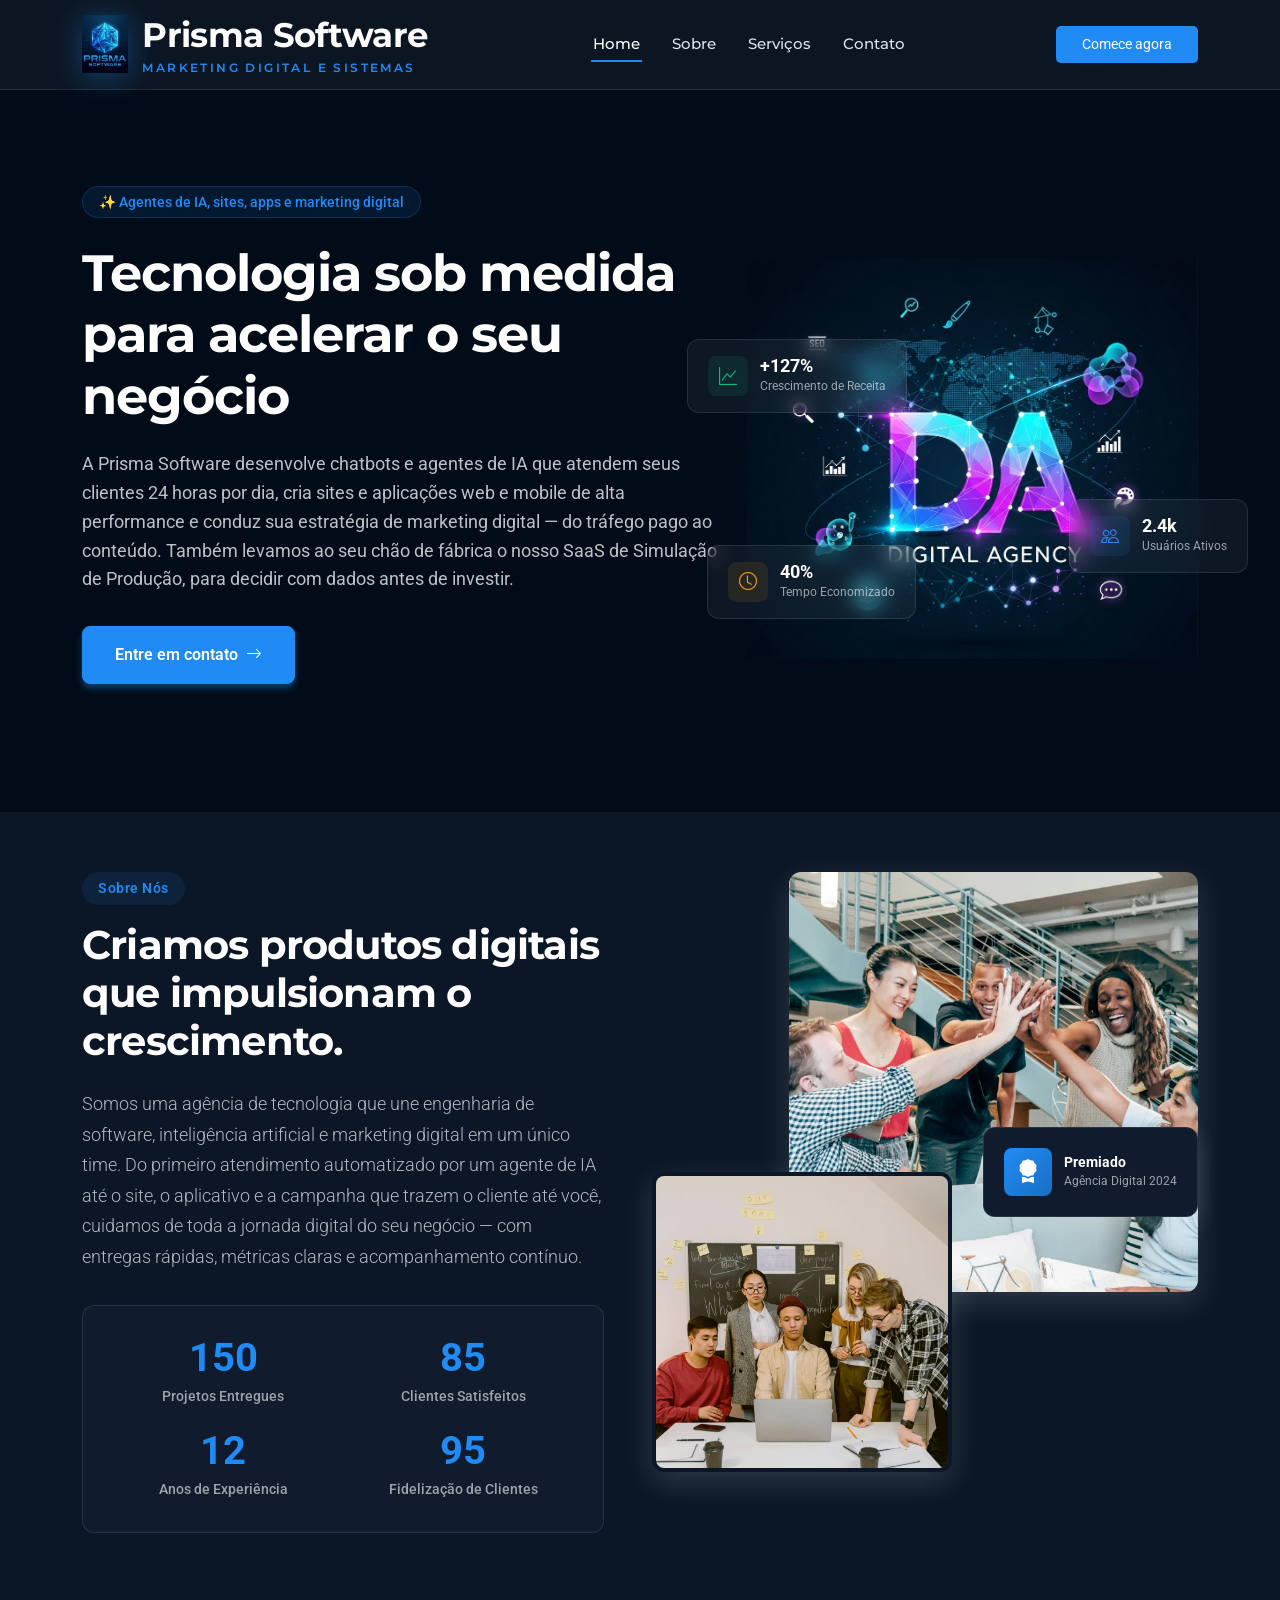
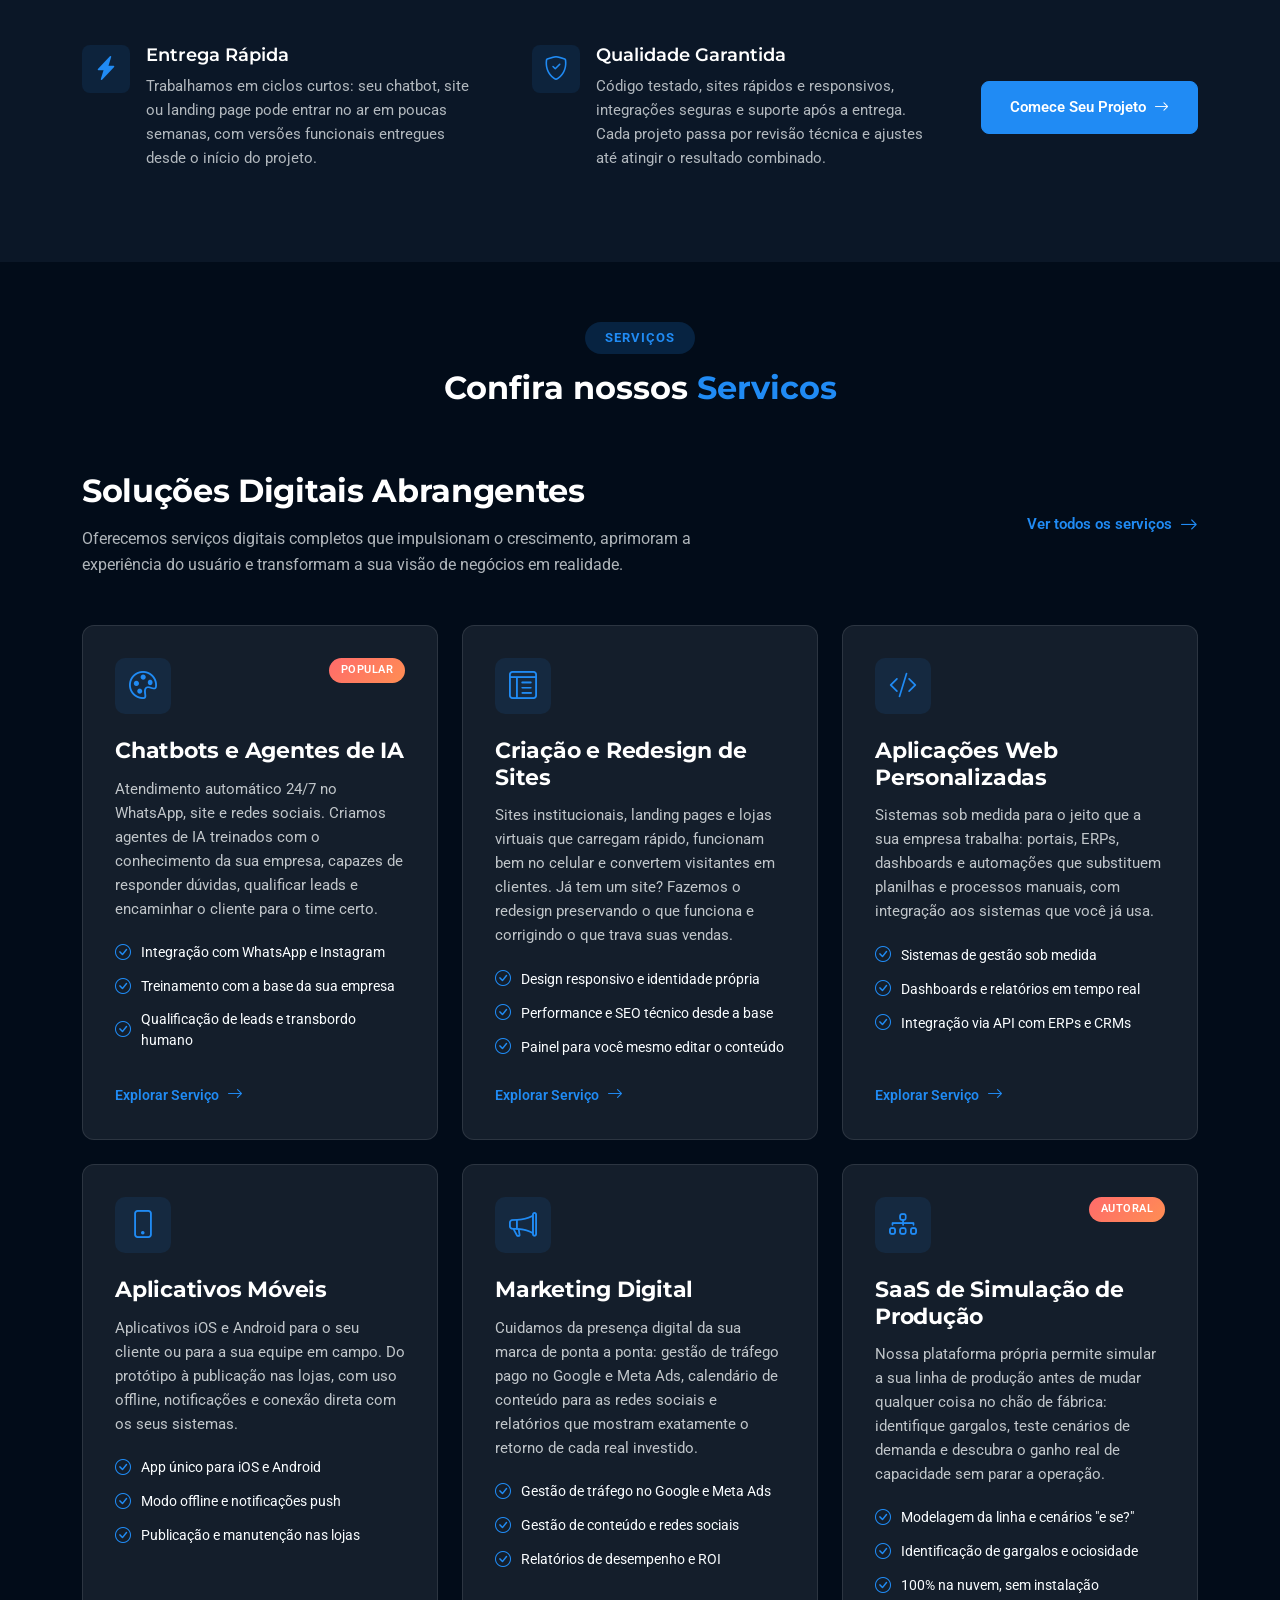
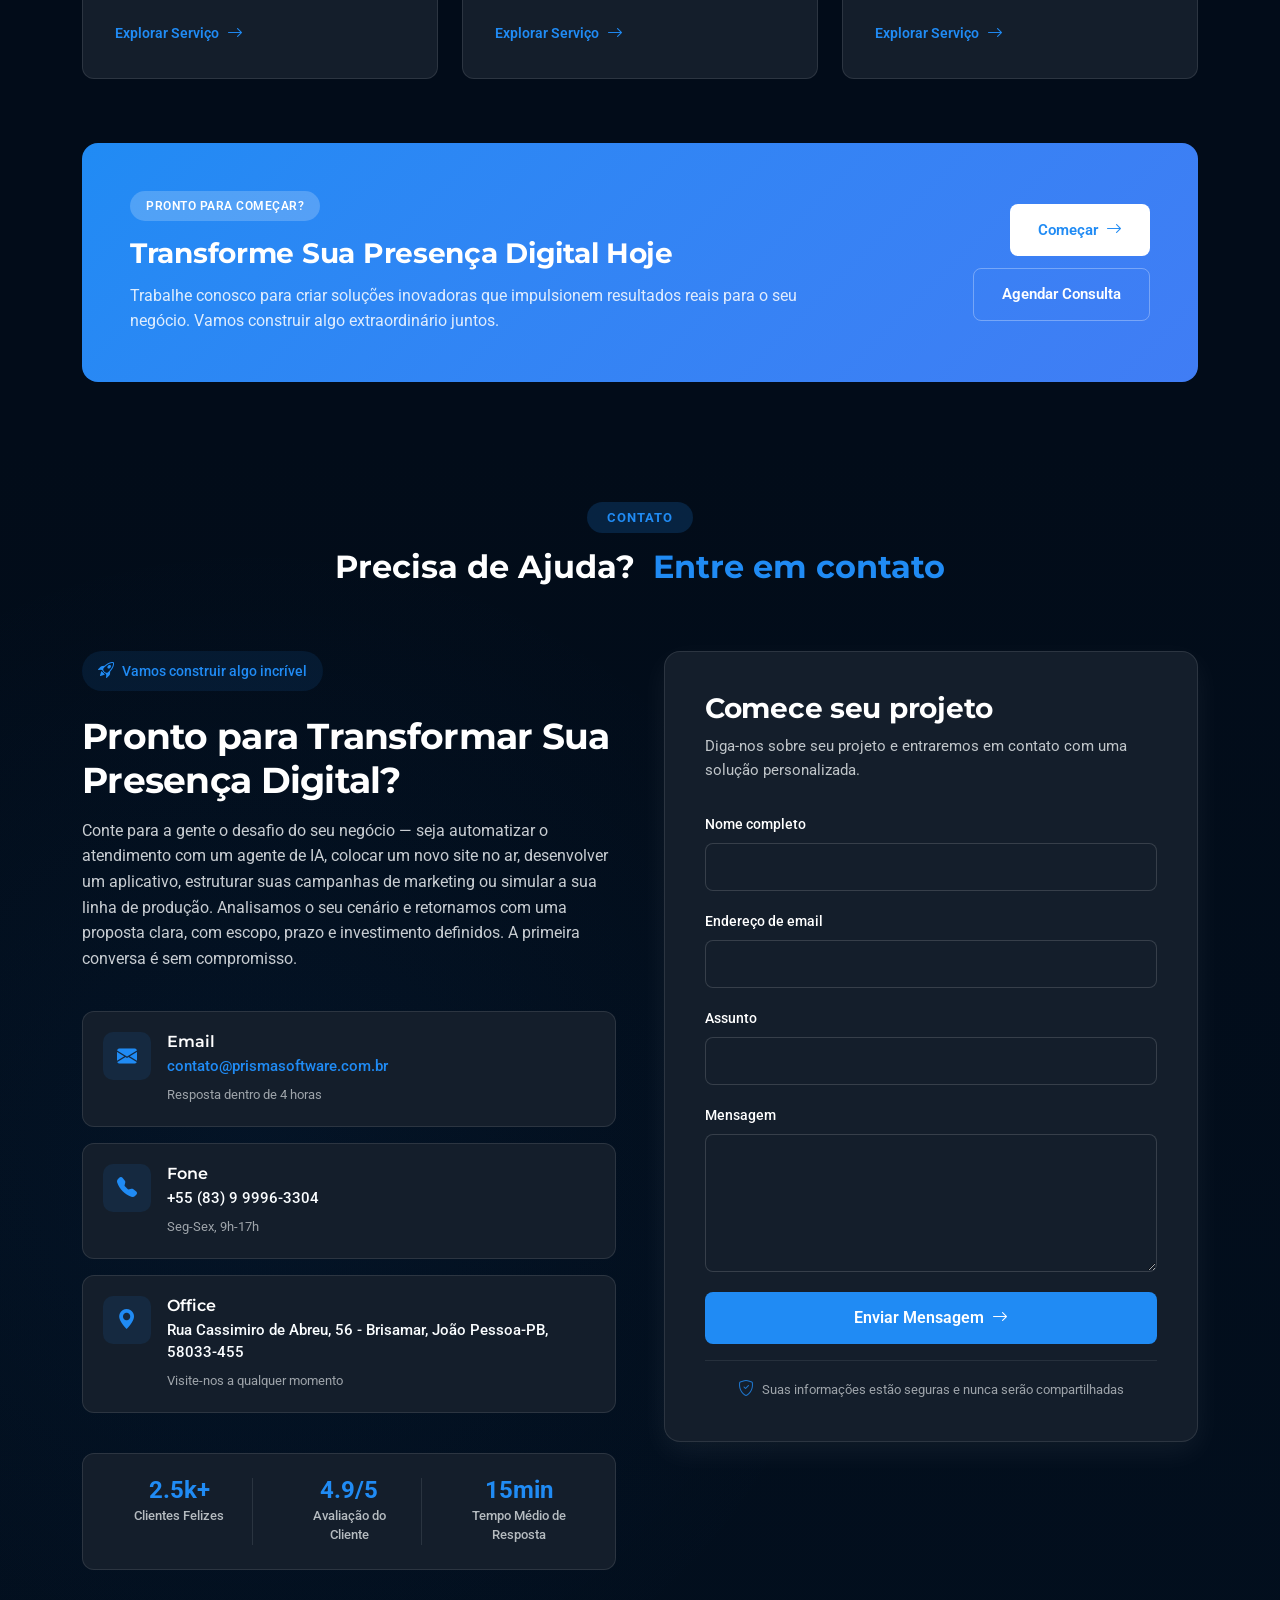
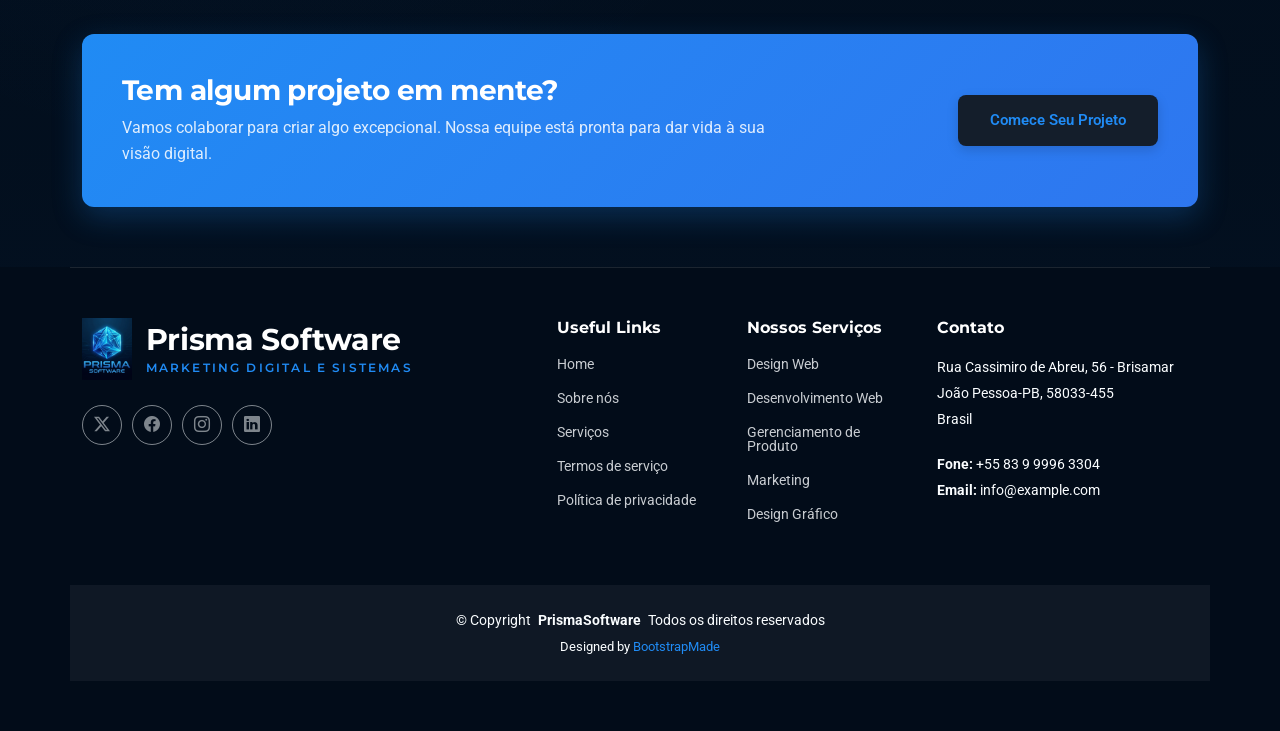
<file: index.html>
<!DOCTYPE html><html lang="en"><head>
  <meta charset="utf-8">
  <meta content="width=device-width, initial-scale=1.0" name="viewport">
  <title>Prisma Software — Marketing Digital e Sistemas</title>
  <meta name="description" content="Agentes de IA, criação de sites, aplicações web e mobile sob medida e marketing digital. A Prisma Software cuida de toda a jornada digital do seu negócio.">
  <meta name="keywords" content="marketing digital, criação de sites, chatbot, agente de IA, software sob medida, aplicativo, Prisma Software">

  <meta name="robots" content="noindex, nofollow">

  <!-- Favicons -->
  <link href="images/favicon.svg" rel="icon" type="image/svg+xml">
  <link href="images/favicon.png" rel="icon" type="image/png" sizes="64x64">
  <link href="images/apple-touch-icon.png" rel="apple-touch-icon">

  <!-- Fonts -->
  <link href="https://fonts.googleapis.com" rel="preconnect">
  <link href="https://fonts.gstatic.com" rel="preconnect" crossorigin="">
  <link href="https://fonts.googleapis.com/css2?family=Roboto:ital,wght@0,100;0,300;0,400;0,500;0,700;0,900;1,100;1,300;1,400;1,500;1,700;1,900&amp;family=Montserrat:ital,wght@0,100;0,200;0,300;0,400;0,500;0,600;0,700;0,800;0,900;1,100;1,200;1,300;1,400;1,500;1,600;1,700;1,800;1,900&amp;display=swap" rel="stylesheet">

  <!-- Vendor CSS Files -->
  <link href="css/bootstrap.min.css" rel="stylesheet">
  <link href="css/bootstrap-icons.css" rel="stylesheet">
  <link href="css/aos.css" rel="stylesheet">
  <link href="css/glightbox.min.css" rel="stylesheet">

  <!-- Main CSS File -->
  <link href="css/main.css" rel="stylesheet">

  <!-- =======================================================
  * Template Name: Forma
  * Template URL: https://bootstrapmade.com/forma-bootstrap-agency-template/
  * Updated: Nov 08 2025 with Bootstrap v5.3.8
  * Author: BootstrapMade.com
  * License: https://bootstrapmade.com/license/
  ======================================================== -->
</head>

<body class="index-page">

  <header id="header" class="header d-flex align-items-center sticky-top">
    <div class="container position-relative d-flex align-items-center justify-content-between">

      <a href="index.html" class="logo d-flex align-items-center me-auto me-xl-0">
        <img src="images/logo.webp" alt="Prisma Software">
        <div class="logo-text">
          <div class="logo-name"><h1 class="sitename">Prisma Software</h1></div>
          <div class="logo-tagline">Marketing Digital e Sistemas</div>
        </div>
      </a>

      <nav id="navmenu" class="navmenu">
        <ul>
          <li><a href="#hero" class="active">Home</a></li>
          <li><a href="#about">Sobre</a></li>
          <li><a href="#services">Serviços</a></li>
          <!--
          <li class="dropdown"><a href="#"><span>Dropdown</span> <i class="bi bi-chevron-down toggle-dropdown"></i></a>
            <ul>
              <li><a href="#">Dropdown 1</a></li>
              <li class="dropdown"><a href="#"><span>Deep Dropdown</span> <i class="bi bi-chevron-down toggle-dropdown"></i></a>
                <ul>
                  <li><a href="#">Deep Dropdown 1</a></li>
                  <li><a href="#">Deep Dropdown 2</a></li>
                  <li><a href="#">Deep Dropdown 3</a></li>
                  <li><a href="#">Deep Dropdown 4</a></li>
                  <li><a href="#">Deep Dropdown 5</a></li>
                </ul>
              </li>
              <li><a href="#">Dropdown 2</a></li>
              <li><a href="#">Dropdown 3</a></li>
              <li><a href="#">Dropdown 4</a></li>
            </ul>
          </li>
          -->
          <li><a href="#contact">Contato</a></li>
        </ul>
        <i class="mobile-nav-toggle d-xl-none bi bi-list"></i>
      </nav>

      <a class="btn-getstarted" href="index.html#about">Comece agora</a>

    </div>
  </header>

  <main class="main">

    <!-- Hero Section -->
    <section id="hero" class="hero section">

      <div class="container">
        <div class="row align-items-center">
          <div class="col-lg-7" data-aos="fade-up" data-aos-delay="100">
            <div class="hero-content">
              <div class="hero-badge">
                <span class="badge">✨ Agentes de IA, sites, apps e marketing digital</span>
              </div>
              <h1>Tecnologia sob medida para acelerar o seu negócio</h1>
              <p>A Prisma Software desenvolve chatbots e agentes de IA que atendem seus clientes 24 horas por dia, cria sites e aplicações web e mobile de alta performance e conduz sua estratégia de marketing digital — do tráfego pago ao conteúdo. Também levamos ao seu chão de fábrica o nosso SaaS de Simulação de Produção, para decidir com dados antes de investir.</p>
              <div class="hero-buttons">
                <a href="#contact" class="btn btn-primary">
                  <span>Entre em contato</span>
                  <i class="bi bi-arrow-right ms-2"></i>
                </a>
              </div>
            </div>
          </div>
          <div class="col-lg-5" data-aos="fade-up" data-aos-delay="200">
            <div class="hero-visual">
              <div class="product-mockup">
                <div class="mockup-frame">
                  <img src="images/misc-17.webp" alt="Product Dashboard" class="img-fluid">
                </div>
                <div class="floating-card card-1" data-aos="fade-up" data-aos-delay="400">
                  <div class="card-icon">
                    <i class="bi bi-graph-up"></i>
                  </div>
                  <div class="card-content">
                    <div class="card-value">+127%</div>
                    <div class="card-label">Crescimento de Receita</div>
                  </div>
                </div>
                <div class="floating-card card-2" data-aos="fade-up" data-aos-delay="500">
                  <div class="card-icon">
                    <i class="bi bi-people"></i>
                  </div>
                  <div class="card-content">
                    <div class="card-value">2.4k</div>
                    <div class="card-label">Usuários Ativos</div>
                  </div>
                </div>
                <div class="floating-card card-3" data-aos="fade-up" data-aos-delay="600">
                  <div class="card-icon">
                    <i class="bi bi-clock"></i>
                  </div>
                  <div class="card-content">
                    <div class="card-value">40%</div>
                    <div class="card-label">Tempo Economizado</div>
                  </div>
                </div>
              </div>
            </div>
          </div>
        </div>
      </div>

      <div class="hero-background">
        <div class="gradient-blob blob-1"></div>
        <div class="gradient-blob blob-2"></div>
        <div class="grid-pattern"></div>
      </div>

    </section><!-- /Hero Section -->

    <!-- About Section -->
    <section id="about" class="about section light-background">

      <div class="container" data-aos="fade-up" data-aos-delay="100">

        <div class="row gy-4">

          <div class="col-lg-6" data-aos="fade-up" data-aos-delay="200">
            <div class="content-wrapper">
              <div class="section-badge">Sobre Nós</div>
              <h2>Criamos produtos digitais que impulsionam o crescimento.</h2>
              <p class="lead">Somos uma agência de tecnologia que une engenharia de software, inteligência artificial e marketing digital em um único time. Do primeiro atendimento automatizado por um agente de IA até o site, o aplicativo e a campanha que trazem o cliente até você, cuidamos de toda a jornada digital do seu negócio — com entregas rápidas, métricas claras e acompanhamento contínuo.</p>

              <div class="stats-grid">
                <div class="stat-item">
                  <div class="stat-number purecounter" data-purecounter-start="0" data-purecounter-end="150" data-purecounter-duration="1"></div>
                  <div class="stat-label">Projetos Entregues</div>
                </div>
                <div class="stat-item">
                  <div class="stat-number purecounter" data-purecounter-start="0" data-purecounter-end="85" data-purecounter-duration="1"></div>
                  <div class="stat-label">Clientes Satisfeitos</div>
                </div>
                <div class="stat-item">
                  <div class="stat-number purecounter" data-purecounter-start="0" data-purecounter-end="12" data-purecounter-duration="1"></div>
                  <div class="stat-label">Anos de Experiência</div>
                </div>
                <div class="stat-item">
                  <div class="stat-number purecounter" data-purecounter-start="0" data-purecounter-end="95" data-purecounter-duration="1">%</div>
                  <div class="stat-label">Fidelização de Clientes</div>
                </div>
              </div>

            </div>
          </div>

          <div class="col-lg-6" data-aos="fade-up" data-aos-delay="300">
            <div class="image-stack">
              <div class="image-card image-primary">
                <img src="images/about-7.webp" alt="Team collaboration" class="img-fluid">
              </div>
              <div class="image-card image-secondary">
                <img src="images/about-square-5.webp" alt="Digital workspace" class="img-fluid">
              </div>
              <div class="floating-badge">
                <div class="badge-icon">
                  <i class="bi bi-award-fill"></i>
                </div>
                <div class="badge-text">
                  <div class="badge-title">Premiado</div>
                  <div class="badge-subtitle">Agência Digital 2024</div>
                </div>
              </div>
            </div>
          </div>

          <div class="col-12" data-aos="fade-up" data-aos-delay="400">
            <div class="features-row">
              <div class="feature-item">
                <div class="feature-icon">
                  <i class="bi bi-lightning-charge-fill"></i>
                </div>
                <div class="feature-content">
                  <h4>Entrega Rápida</h4>
                  <p>Trabalhamos em ciclos curtos: seu chatbot, site ou landing page pode entrar no ar em poucas semanas, com versões funcionais entregues desde o início do projeto.</p>
                </div>
              </div>
              <div class="feature-item">
                <div class="feature-icon">
                  <i class="bi bi-shield-check"></i>
                </div>
                <div class="feature-content">
                  <h4>Qualidade Garantida</h4>
                  <p>Código testado, sites rápidos e responsivos, integrações seguras e suporte após a entrega. Cada projeto passa por revisão técnica e ajustes até atingir o resultado combinado.</p>
                </div>
              </div>
              <div class="cta-group">
                <a href="#contact" class="btn btn-primary">Comece Seu Projeto <i class="bi bi-arrow-right"></i></a>
              </div>
            </div>
          </div>

        </div>

      </div>

    </section><!-- /About Section -->

    <!-- Services Section -->
    <section id="services" class="services section">

      <!-- Section Title -->
      <div class="container section-title" data-aos="fade-up">
        <h2>Serviços</h2>
        <div><span>Confira nossos</span> <span class="description-title">Servicos</span></div>
      </div><!-- End Section Title -->

      <div class="container" data-aos="fade-up" data-aos-delay="100">

        <div class="section-intro">
          <div class="row align-items-center">
            <div class="col-lg-7">
              <h2 class="intro-title">Soluções Digitais Abrangentes</h2>
              <p class="intro-text">Oferecemos serviços digitais completos que impulsionam o crescimento, aprimoram a experiência do usuário e transformam a sua visão de negócios em realidade.</p>
            </div>
            <div class="col-lg-5 text-lg-end">
              <a href="#contact" class="btn-view-all">Ver todos os serviços <i class="bi bi-arrow-right"></i></a>
            </div>
          </div>
        </div>

        <div class="row gy-4">
          <div class="col-lg-4 col-md-6" data-aos="fade-up" data-aos-delay="150">
            <div class="service-item">
              <div class="service-header">
                <div class="icon-wrapper">
                  <i class="bi bi-palette"></i>
                </div>
                <span class="badge-popular">Popular</span>
              </div>
              <h3>Chatbots e Agentes de IA</h3>
              <p>Atendimento automático 24/7 no WhatsApp, site e redes sociais. Criamos agentes de IA treinados com o conhecimento da sua empresa, capazes de responder dúvidas, qualificar leads e encaminhar o cliente para o time certo.</p>
              <ul class="feature-list">
                <li><i class="bi bi-check-circle"></i> Integração com WhatsApp e Instagram</li>
                <li><i class="bi bi-check-circle"></i> Treinamento com a base da sua empresa</li>
                <li><i class="bi bi-check-circle"></i> Qualificação de leads e transbordo humano</li>
              </ul>
              <a href="chatbots-ia.html" class="service-cta">
                <span>Explorar Serviço</span>
                <i class="bi bi-arrow-right"></i>
              </a>
            </div>
          </div>

          <div class="col-lg-4 col-md-6" data-aos="fade-up" data-aos-delay="200">
            <div class="service-item">
              <div class="service-header">
                <div class="icon-wrapper">
                  <i class="bi bi-layout-text-window-reverse"></i>
                </div>
              </div>
              <h3>Criação e Redesign de Sites</h3>
              <p>Sites institucionais, landing pages e lojas virtuais que carregam rápido, funcionam bem no celular e convertem visitantes em clientes. Já tem um site? Fazemos o redesign preservando o que funciona e corrigindo o que trava suas vendas.</p>
              <ul class="feature-list">
                <li><i class="bi bi-check-circle"></i> Design responsivo e identidade própria</li>
                <li><i class="bi bi-check-circle"></i> Performance e SEO técnico desde a base</li>
                <li><i class="bi bi-check-circle"></i> Painel para você mesmo editar o conteúdo</li>
              </ul>
              <a href="criacao-de-sites.html" class="service-cta">
                <span>Explorar Serviço</span>
                <i class="bi bi-arrow-right"></i>
              </a>
            </div>
          </div>

          <div class="col-lg-4 col-md-6" data-aos="fade-up" data-aos-delay="250">
            <div class="service-item">
              <div class="service-header">
                <div class="icon-wrapper">
                  <i class="bi bi-code-slash"></i>
                </div>
              </div>
              <h3>Aplicações Web Personalizadas</h3>
              <p>Sistemas sob medida para o jeito que a sua empresa trabalha: portais, ERPs, dashboards e automações que substituem planilhas e processos manuais, com integração aos sistemas que você já usa.</p>
              <ul class="feature-list">
                <li><i class="bi bi-check-circle"></i> Sistemas de gestão sob medida</li>
                <li><i class="bi bi-check-circle"></i> Dashboards e relatórios em tempo real</li>
                <li><i class="bi bi-check-circle"></i> Integração via API com ERPs e CRMs</li>
              </ul>
              <a href="aplicacoes-web.html" class="service-cta">
                <span>Explorar Serviço</span>
                <i class="bi bi-arrow-right"></i>
              </a>
            </div>
          </div>

          <div class="col-lg-4 col-md-6" data-aos="fade-up" data-aos-delay="150">
            <div class="service-item">
              <div class="service-header">
                <div class="icon-wrapper">
                  <i class="bi bi-phone"></i>
                </div>
              </div>
              <h3>Aplicativos Móveis</h3>
              <p>Aplicativos iOS e Android para o seu cliente ou para a sua equipe em campo. Do protótipo à publicação nas lojas, com uso offline, notificações e conexão direta com os seus sistemas.</p>
              <ul class="feature-list">
                <li><i class="bi bi-check-circle"></i> App único para iOS e Android</li>
                <li><i class="bi bi-check-circle"></i> Modo offline e notificações push</li>
                <li><i class="bi bi-check-circle"></i> Publicação e manutenção nas lojas</li>
              </ul>
              <a href="apps-moveis.html" class="service-cta">
                <span>Explorar Serviço</span>
                <i class="bi bi-arrow-right"></i>
              </a>
            </div>
          </div>

          <div class="col-lg-4 col-md-6" data-aos="fade-up" data-aos-delay="200">
            <div class="service-item">
              <div class="service-header">
                <div class="icon-wrapper">
                  <i class="bi bi-megaphone"></i>
                </div>
              </div>
              <h3>Marketing Digital</h3>
              <p>Cuidamos da presença digital da sua marca de ponta a ponta: gestão de tráfego pago no Google e Meta Ads, calendário de conteúdo para as redes sociais e relatórios que mostram exatamente o retorno de cada real investido.</p>
              <ul class="feature-list">
                <li><i class="bi bi-check-circle"></i> Gestão de tráfego no Google e Meta Ads</li>
                <li><i class="bi bi-check-circle"></i> Gestão de conteúdo e redes sociais</li>
                <li><i class="bi bi-check-circle"></i> Relatórios de desempenho e ROI</li>
              </ul>
              <a href="marketing-digital.html" class="service-cta">
                <span>Explorar Serviço</span>
                <i class="bi bi-arrow-right"></i>
              </a>
            </div>
          </div>

          <div class="col-lg-4 col-md-6" data-aos="fade-up" data-aos-delay="250">
            <div class="service-item">
              <div class="service-header">
                <div class="icon-wrapper">
                  <i class="bi bi-diagram-3"></i>
                </div>
                <span class="badge-popular">Autoral</span>
              </div>
              <h3>SaaS de Simulação de Produção</h3>
              <p>Nossa plataforma própria permite simular a sua linha de produção antes de mudar qualquer coisa no chão de fábrica: identifique gargalos, teste cenários de demanda e descubra o ganho real de capacidade sem parar a operação.</p>
              <ul class="feature-list">
                <li><i class="bi bi-check-circle"></i> Modelagem da linha e cenários "e se?"</li>
                <li><i class="bi bi-check-circle"></i> Identificação de gargalos e ociosidade</li>
                <li><i class="bi bi-check-circle"></i> 100% na nuvem, sem instalação</li>
              </ul>
              <a href="#contact" class="service-cta">
                <span>Explorar Serviço</span>
                <i class="bi bi-arrow-right"></i>
              </a>
            </div>
          </div>

        </div>

        <div class="cta-banner" data-aos="fade-up" data-aos-delay="300">
          <div class="row align-items-center">
            <div class="col-lg-8">
              <div class="cta-content">
                <div class="cta-badge">Pronto para Começar?</div>
                <h3>Transforme Sua Presença Digital Hoje</h3>
                <p>Trabalhe conosco para criar soluções inovadoras que impulsionem resultados reais para o seu negócio. Vamos construir algo extraordinário juntos.</p>
              </div>
            </div>
            <div class="col-lg-4 text-lg-end">
              <a href="#contact" class="btn-primary">Começar <i class="bi bi-arrow-right"></i></a>
              <a href="#contact" class="btn-secondary">Agendar Consulta</a>
            </div>
          </div>
        </div>

      </div>

    </section><!-- /Services Section -->

    <!-- Contact Section -->
    <section id="contact" class="contact section">

      <!-- Section Title -->
      <div class="container section-title" data-aos="fade-up">
        <h2>Contato</h2>
        <div><span>Precisa de Ajuda?&nbsp;</span> <span class="description-title">Entre em contato</span></div>
      </div><!-- End Section Title -->

      <div class="container">

        <div class="row g-5">

          <div class="col-lg-6">
            <div class="contact-intro">
              <div class="intro-badge">
                <i class="bi bi-rocket-takeoff"></i>
                <span>Vamos construir algo incrível</span>
              </div>
              <h2>Pronto para Transformar Sua Presença Digital?</h2>
              <p>Conte para a gente o desafio do seu negócio — seja automatizar o atendimento com um agente de IA, colocar um novo site no ar, desenvolver um aplicativo, estruturar suas campanhas de marketing ou simular a sua linha de produção. Analisamos o seu cenário e retornamos com uma proposta clara, com escopo, prazo e investimento definidos. A primeira conversa é sem compromisso.</p>
            </div>

            <div class="contact-channels">
              <div class="channel-card">
                <div class="channel-icon">
                  <i class="bi bi-envelope-fill"></i>
                </div>
                <div class="channel-info">
                  <h5>Email</h5>
                  <p><a href="mailto:contato@prismasoftware.com.br">contato@prismasoftware.com.br</a></p>
                  <span class="channel-meta">Resposta dentro de 4 horas</span>
                </div>
              </div>

              <div class="channel-card">
                <div class="channel-icon">
                  <i class="bi bi-telephone-fill"></i>
                </div>
                <div class="channel-info">
                  <h5>Fone</h5>
                  <p>+55 (83) 9 9996-3304</p>
                  <span class="channel-meta">Seg-Sex, 9h-17h</span>
                </div>
              </div>

              <div class="channel-card">
                <div class="channel-icon">
                  <i class="bi bi-geo-alt-fill"></i>
                </div>
                <div class="channel-info">
                  <h5>Office</h5>
                  <p>Rua Cassimiro de Abreu, 56 - Brisamar, João Pessoa-PB, 58033-455</p>
                  <span class="channel-meta">Visite-nos a qualquer momento</span>
                </div>
              </div>
            </div>

            <div class="trust-indicators">
              <div class="indicator-item">
                <div class="indicator-value">2.5k+</div>
                <div class="indicator-label">Clientes Felizes</div>
              </div>
              <div class="indicator-item">
                <div class="indicator-value">4.9/5</div>
                <div class="indicator-label">Avaliação do Cliente</div>
              </div>
              <div class="indicator-item">
                <div class="indicator-value">15min</div>
                <div class="indicator-label">Tempo Médio de Resposta</div>
              </div>
            </div>
          </div>

          <div class="col-lg-6">
            <div class="form-wrapper">
              <div class="form-header">
                <h3>Comece seu projeto</h3>
                <p>Diga-nos sobre seu projeto e entraremos em contato com uma solução personalizada.</p>
              </div>

              <form action="forms/contact.php" method="post" class="php-email-form">
                <div class="form-group">
                  <label>Nome completo</label>
                  <input type="text" name="name" class="form-control" required="">
                </div>

                <div class="form-group">
                  <label>Endereço de email</label>
                  <input type="email" name="email" class="form-control" required="">
                </div>

                <div class="form-group">
                  <label for="company">Assunto</label>
                  <input type="text" name="subject" class="form-control" required="">
                </div>

                <div class="form-group">
                  <label>Mensagem</label>
                  <textarea name="message" class="form-control" rows="5" required=""></textarea>
                </div>

                <!-- Honeypot anti-spam: invisível para pessoas, preenchido por bots -->
                <div class="hp-field" aria-hidden="true">
                  <label for="website">Não preencha este campo</label>
                  <input type="text" name="website" id="website" tabindex="-1" autocomplete="off">
                </div>

                <div class="loading">Loading</div>
                <div class="error-message"></div>
                <div class="sent-message">Sua mensagem foi enviada. Obrigado!</div>

                <button type="submit" class="submit-btn">
                  <span>Enviar Mensagem</span>
                  <i class="bi bi-arrow-right"></i>
                </button>

                <div class="form-footer">
                  <i class="bi bi-shield-check"></i>
                  <span>Suas informações estão seguras e nunca serão compartilhadas</span>
                </div>
              </form>
            </div>
          </div>

        </div>

        <div class="cta-box" data-aos="fade-up" data-aos-delay="400">
          <div class="row align-items-center">
            <div class="col-lg-8">
              <h3>Tem algum projeto em mente?</h3>
              <p>Vamos colaborar para criar algo excepcional. Nossa equipe está pronta para dar vida à sua visão digital.</p>
            </div>
            <div class="col-lg-4 text-lg-end">
              <a href="#contact" class="btn-primary">Comece Seu Projeto</a>
            </div>
          </div>
        </div>

      </div>

    </section><!-- /Contact Section -->

  </main>

  <footer id="footer" class="footer">

    <div class="container footer-top">
      <div class="row gy-4">
        <div class="col-lg-5 col-md-12 footer-about">
          <a href="index.html" class="logo d-flex align-items-center">
            <img src="images/logo.webp" alt="Prisma Software">
            <span class="logo-text">
              <span class="sitename">Prisma Software</span>
              <span class="logo-tagline">Marketing Digital e Sistemas</span>
            </span>
          </a>
          <div class="social-links d-flex mt-4">
            <a href=""><i class="bi bi-twitter-x"></i></a>
            <a href=""><i class="bi bi-facebook"></i></a>
            <a href=""><i class="bi bi-instagram"></i></a>
            <a href=""><i class="bi bi-linkedin"></i></a>
          </div>
        </div>

        <div class="col-lg-2 col-6 footer-links">
          <h4>Useful Links</h4>
          <ul>
            <li><a href="#">Home</a></li>
            <li><a href="#">Sobre nós</a></li>
            <li><a href="#">Serviços</a></li>
            <li><a href="#">Termos de serviço</a></li>
            <li><a href="#">Política de privacidade</a></li>
          </ul>
        </div>

        <div class="col-lg-2 col-6 footer-links">
          <h4>Nossos Serviços</h4>
          <ul>
            <li><a href="#">Design Web</a></li>
            <li><a href="#">Desenvolvimento Web</a></li>
            <li><a href="#">Gerenciamento de Produto</a></li>
            <li><a href="#">Marketing</a></li>
            <li><a href="#">Design Gráfico</a></li>
          </ul>
        </div>

        <div class="col-lg-3 col-md-12 footer-contact text-center text-md-start">
          <h4>Contato</h4>
          <p>Rua Cassimiro de Abreu, 56 - Brisamar</p>
          <p>João Pessoa-PB, 58033-455</p>
          <p>Brasil</p>
          <p class="mt-4"><strong>Fone:</strong> <span>+55 83 9 9996 3304</span></p>
          <p><strong>Email:</strong> <span><a href="/cdn-cgi/l/email-protection" class="__cf_email__" data-cfemail="721b1c141d32170a131f021e175c111d1f">[email&nbsp;protected]</a></span></p>
        </div>

      </div>
    </div>

    <div class="container copyright text-center mt-4">
      <p>© <span>Copyright</span> <strong class="px-1 sitename">PrismaSoftware</strong> <span>Todos os direitos reservados</span></p>
      <div class="credits">
        <!-- All the links in the footer should remain intact. -->
        <!-- You can delete the links only if you've purchased the pro version. -->
        <!-- Licensing information: https://bootstrapmade.com/license/ -->
        <!-- Purchase the pro version with working PHP/AJAX contact form: [buy-url] -->
        Designed by <a href="https://bootstrapmade.com/">BootstrapMade</a>
      </div>
    </div>

  </footer>

  <!-- Scroll Top -->
  <a href="#" id="scroll-top" class="scroll-top d-flex align-items-center justify-content-center"><i class="bi bi-arrow-up-short"></i></a>

  <!-- Preloader -->
  <div id="preloader"></div>

  <!-- Vendor JS Files -->
  <script data-cfasync="false" src="js/email-decode.min.js"></script><script src="js/bootstrap.bundle.min.js"></script>
  <script src="js/validate.js"></script>
  <script src="js/aos.js"></script>
  <script src="js/glightbox.min.js"></script>
  <script src="js/purecounter_vanilla.js"></script>
  <script src="js/imagesloaded.pkgd.min.js"></script>
  <script src="js/isotope.pkgd.min.js"></script>

  <!-- Main JS File -->
  <script src="js/main.js"></script>

<script type="module" src="https://static.cloudflareinsights.com/beacon.min.js/v4513226cdae34746b4dedf0b4dfa099e1781791509496" data-cf-beacon="{&quot;version&quot;:&quot;2024.11.0&quot;,&quot;token&quot;:&quot;68c5ca450bae485a842ff76066d69420&quot;}"></script>


</body></html>
</file>
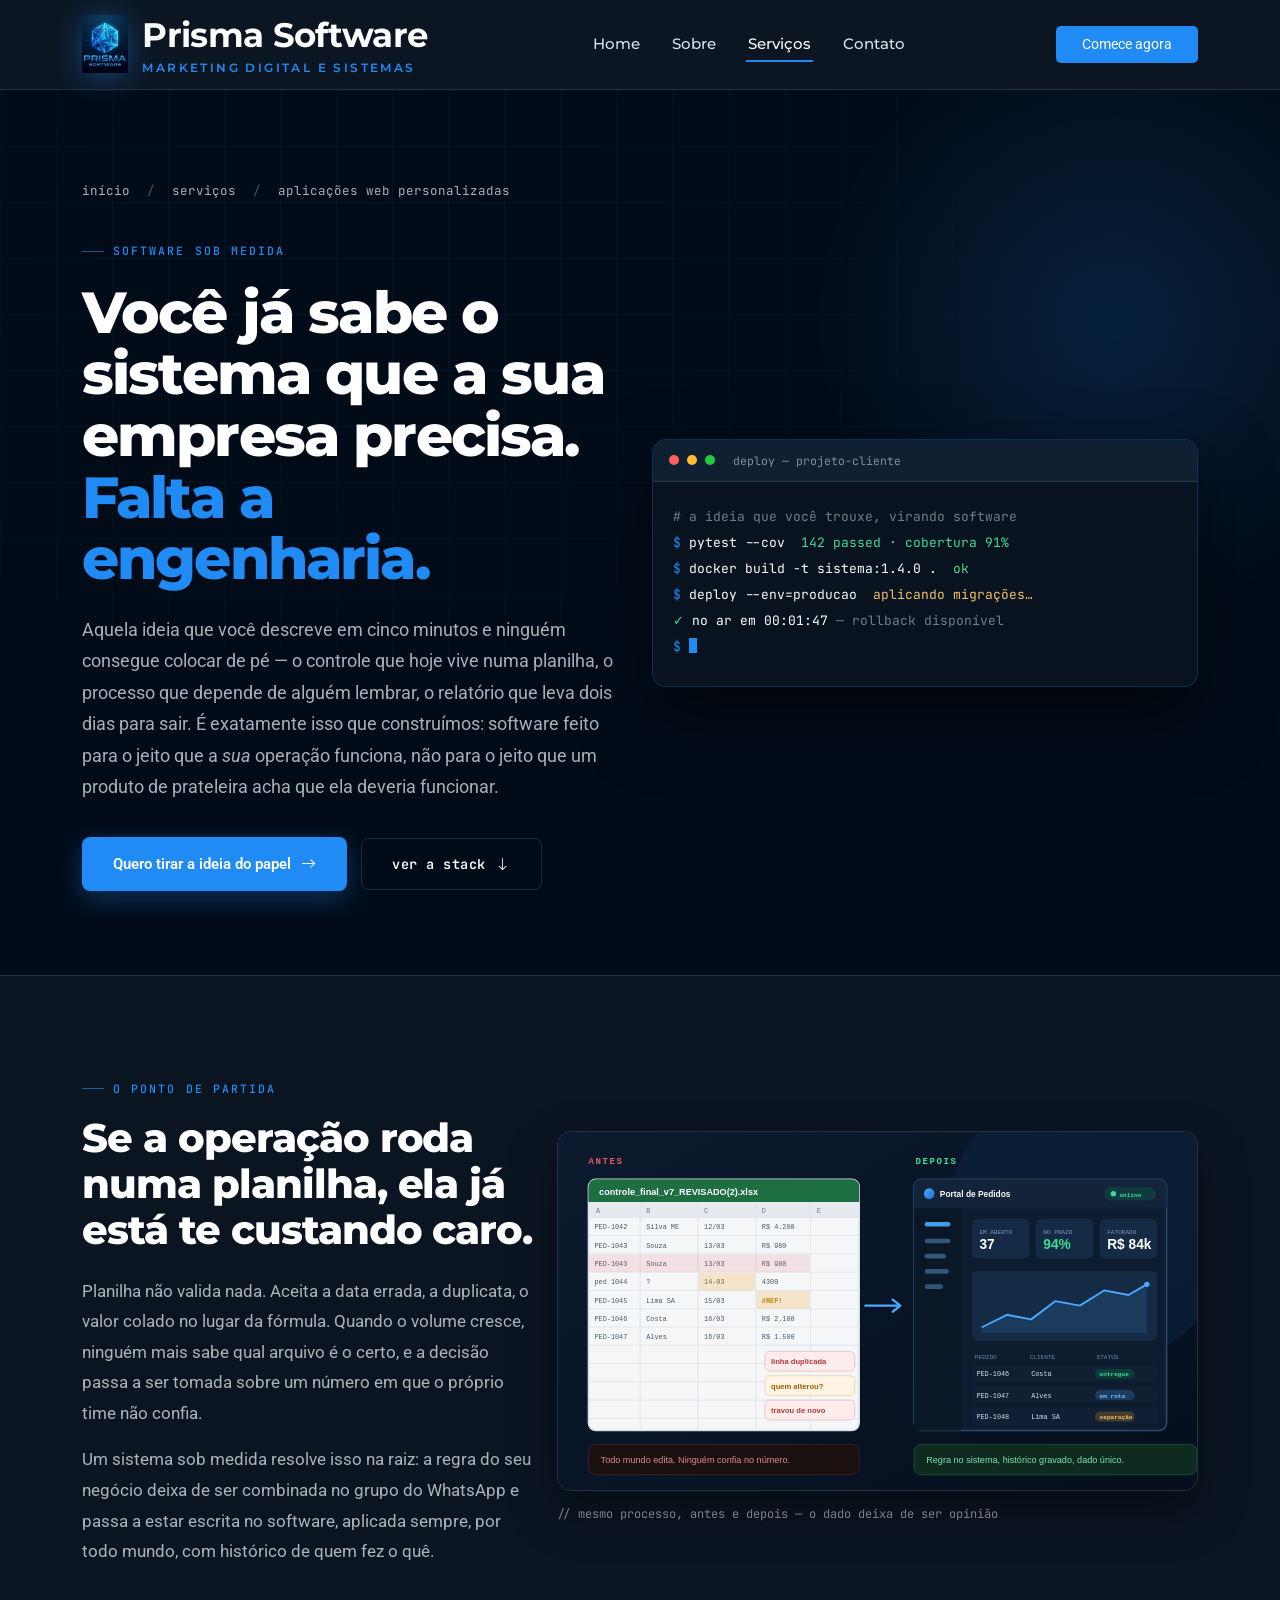
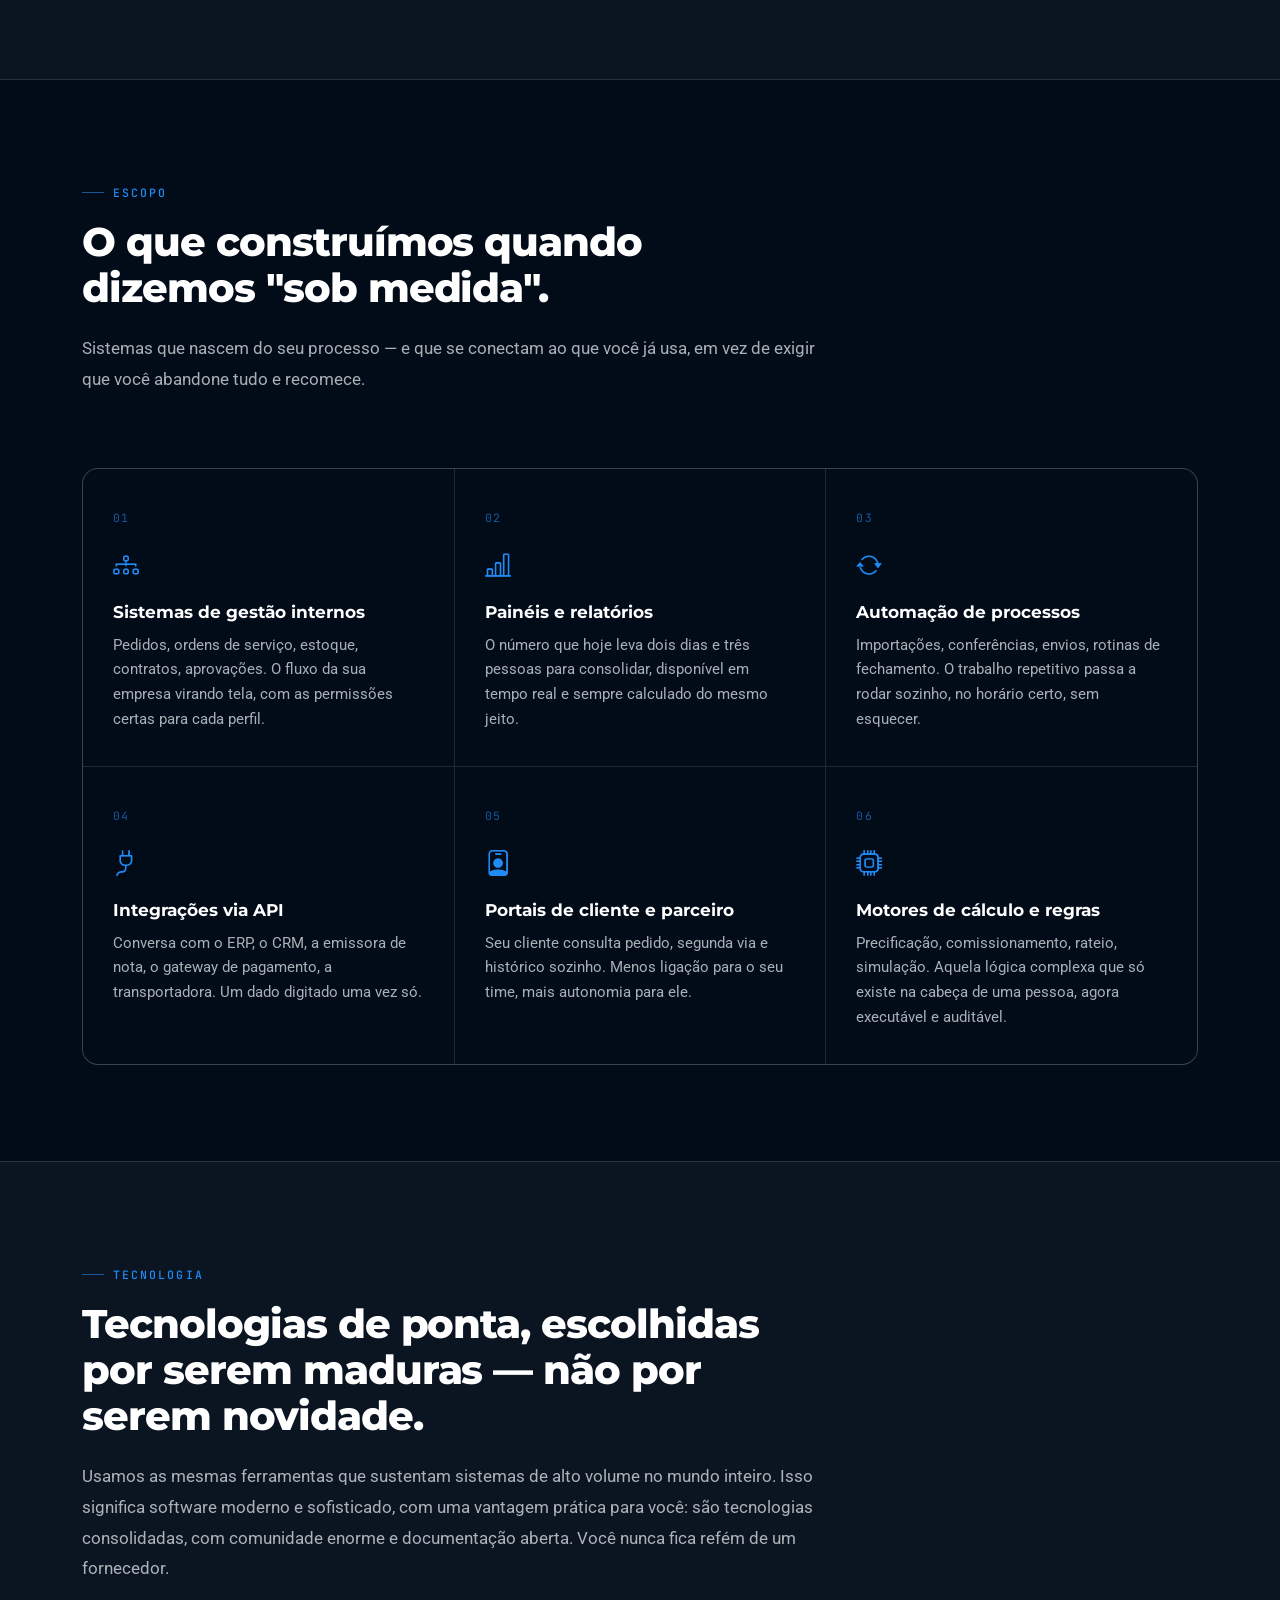
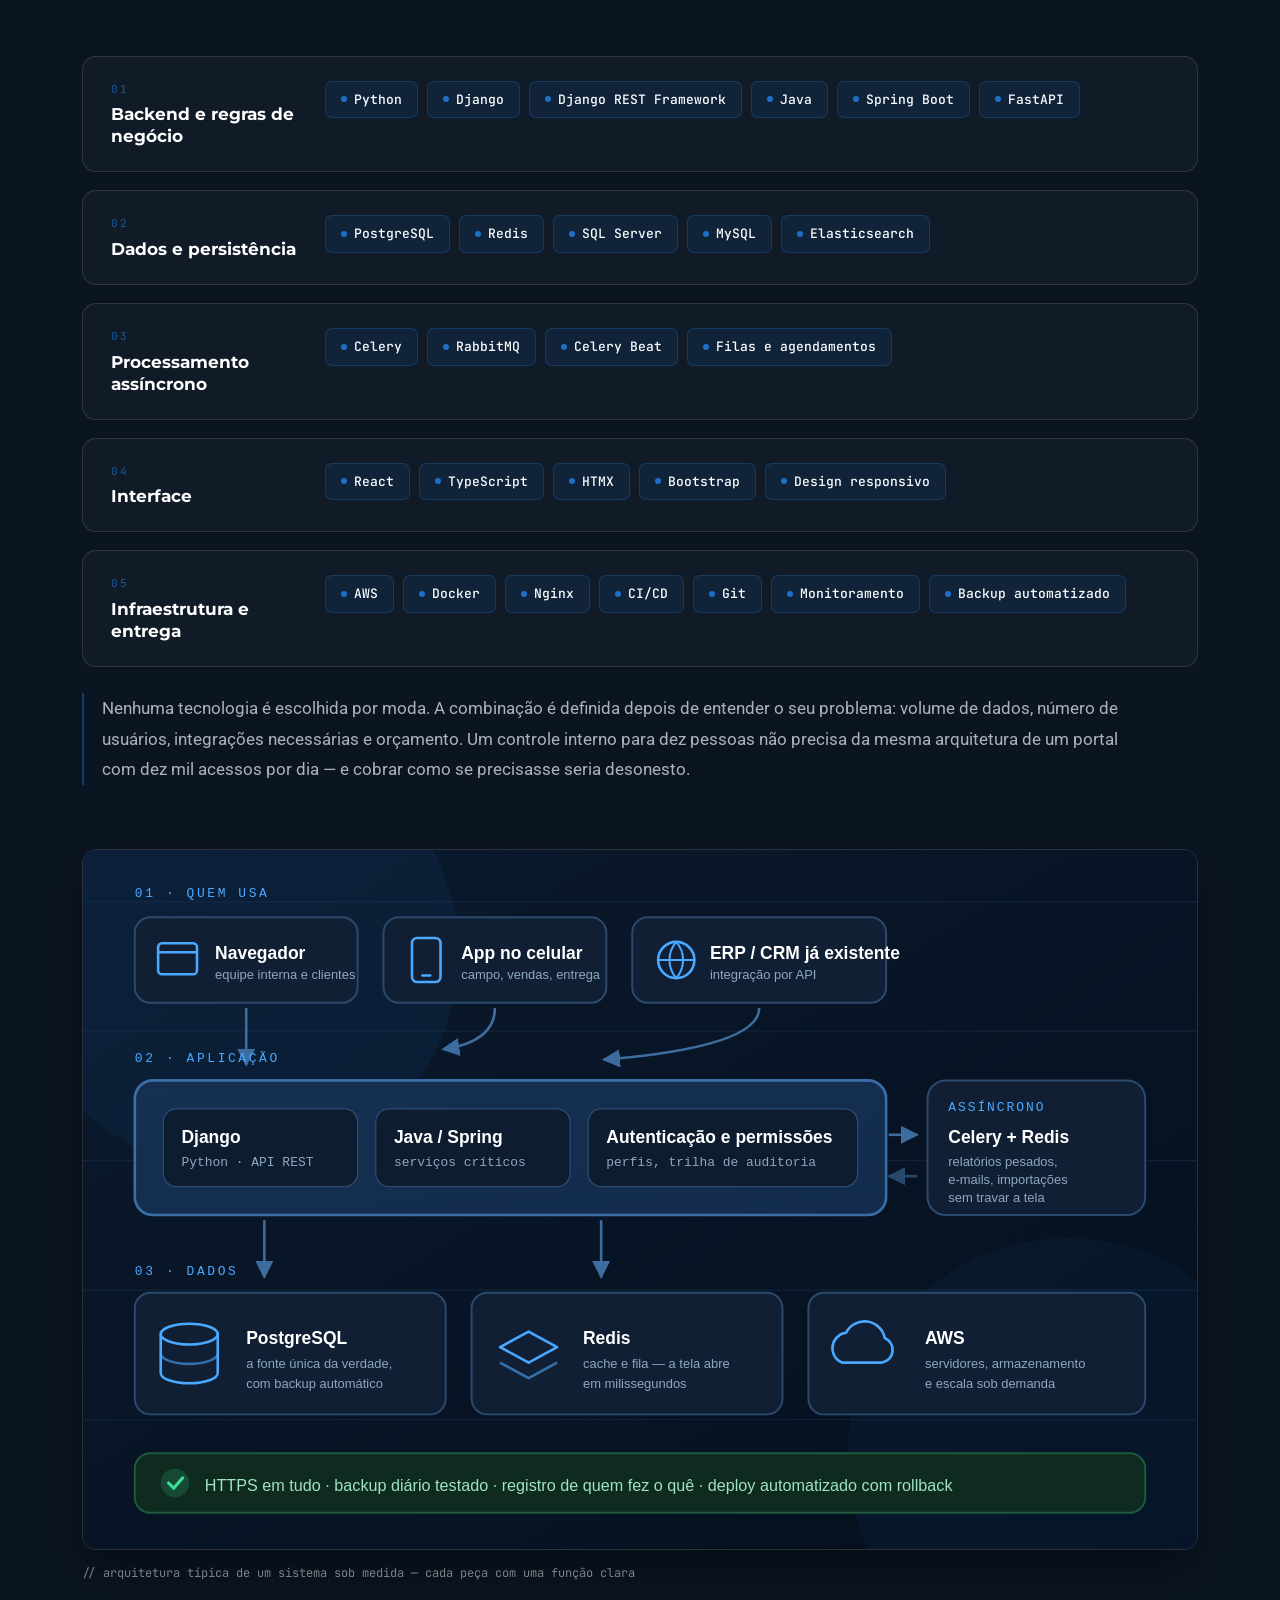
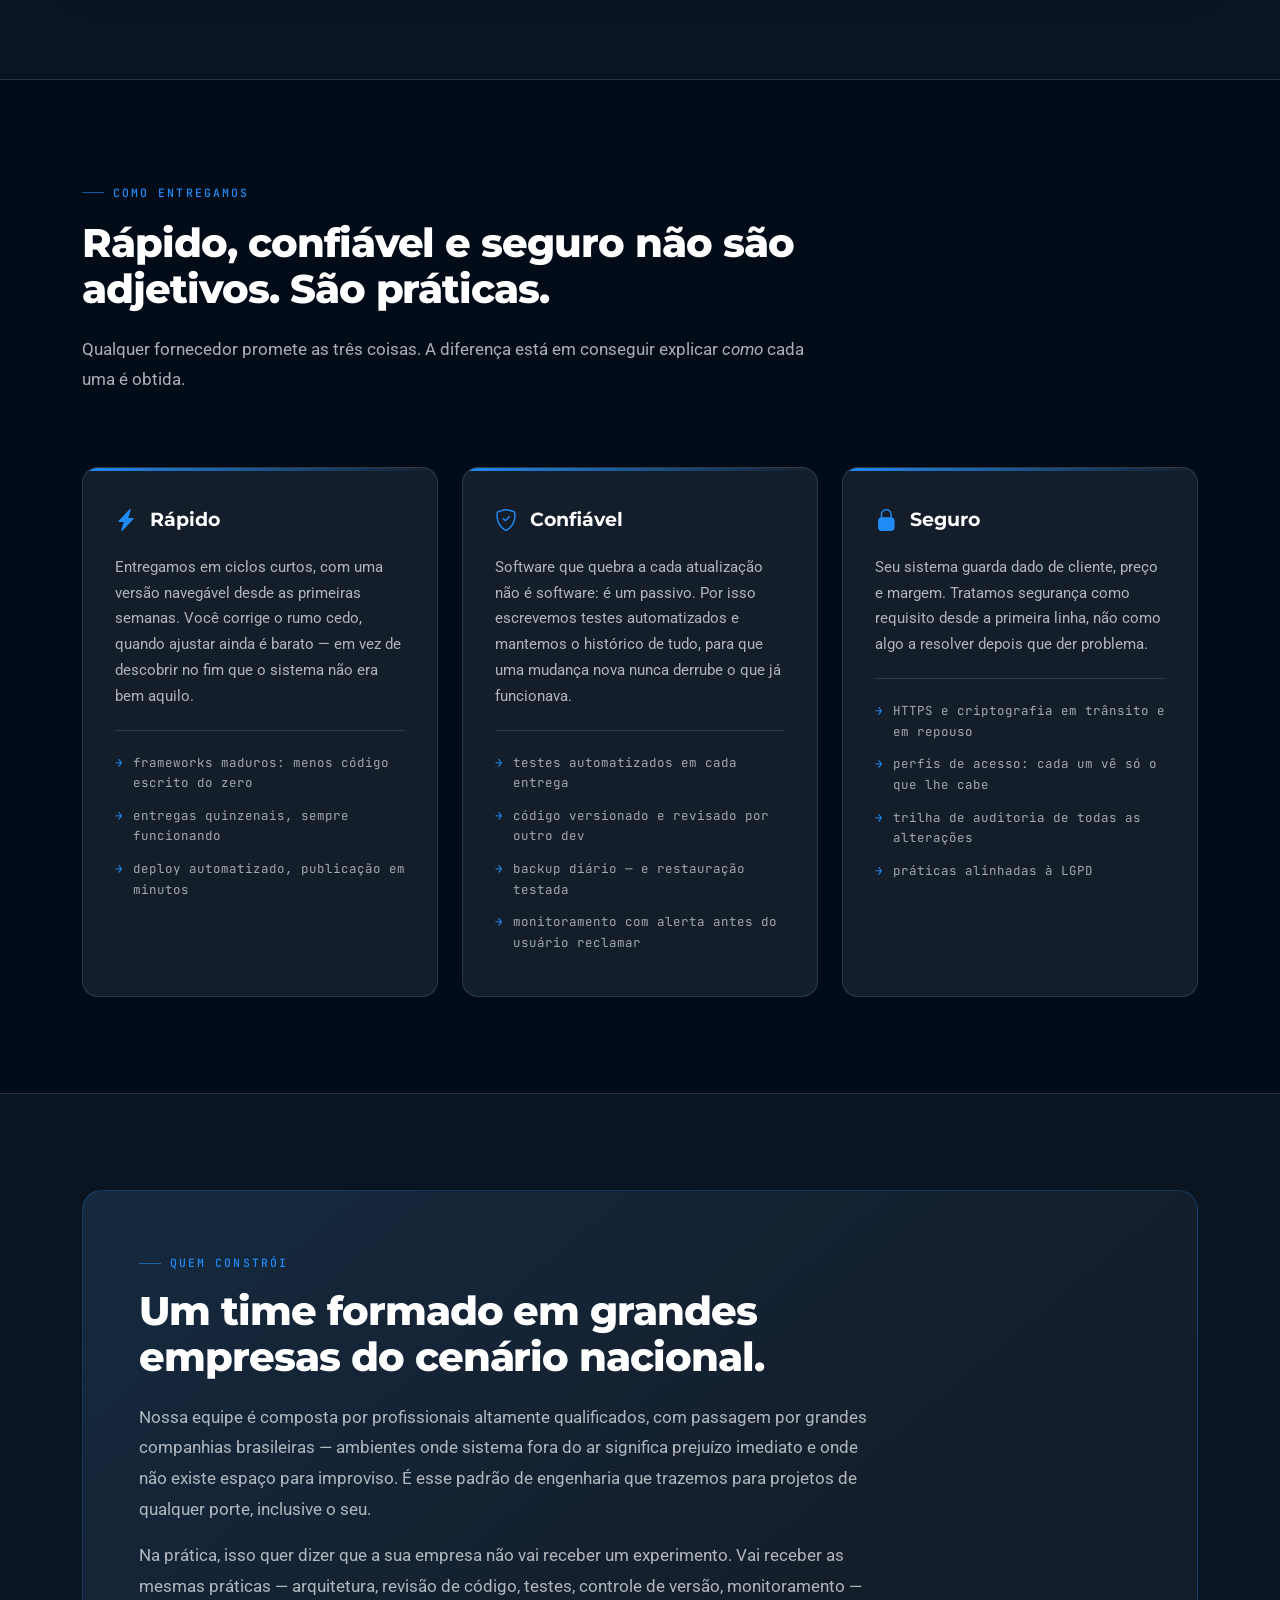
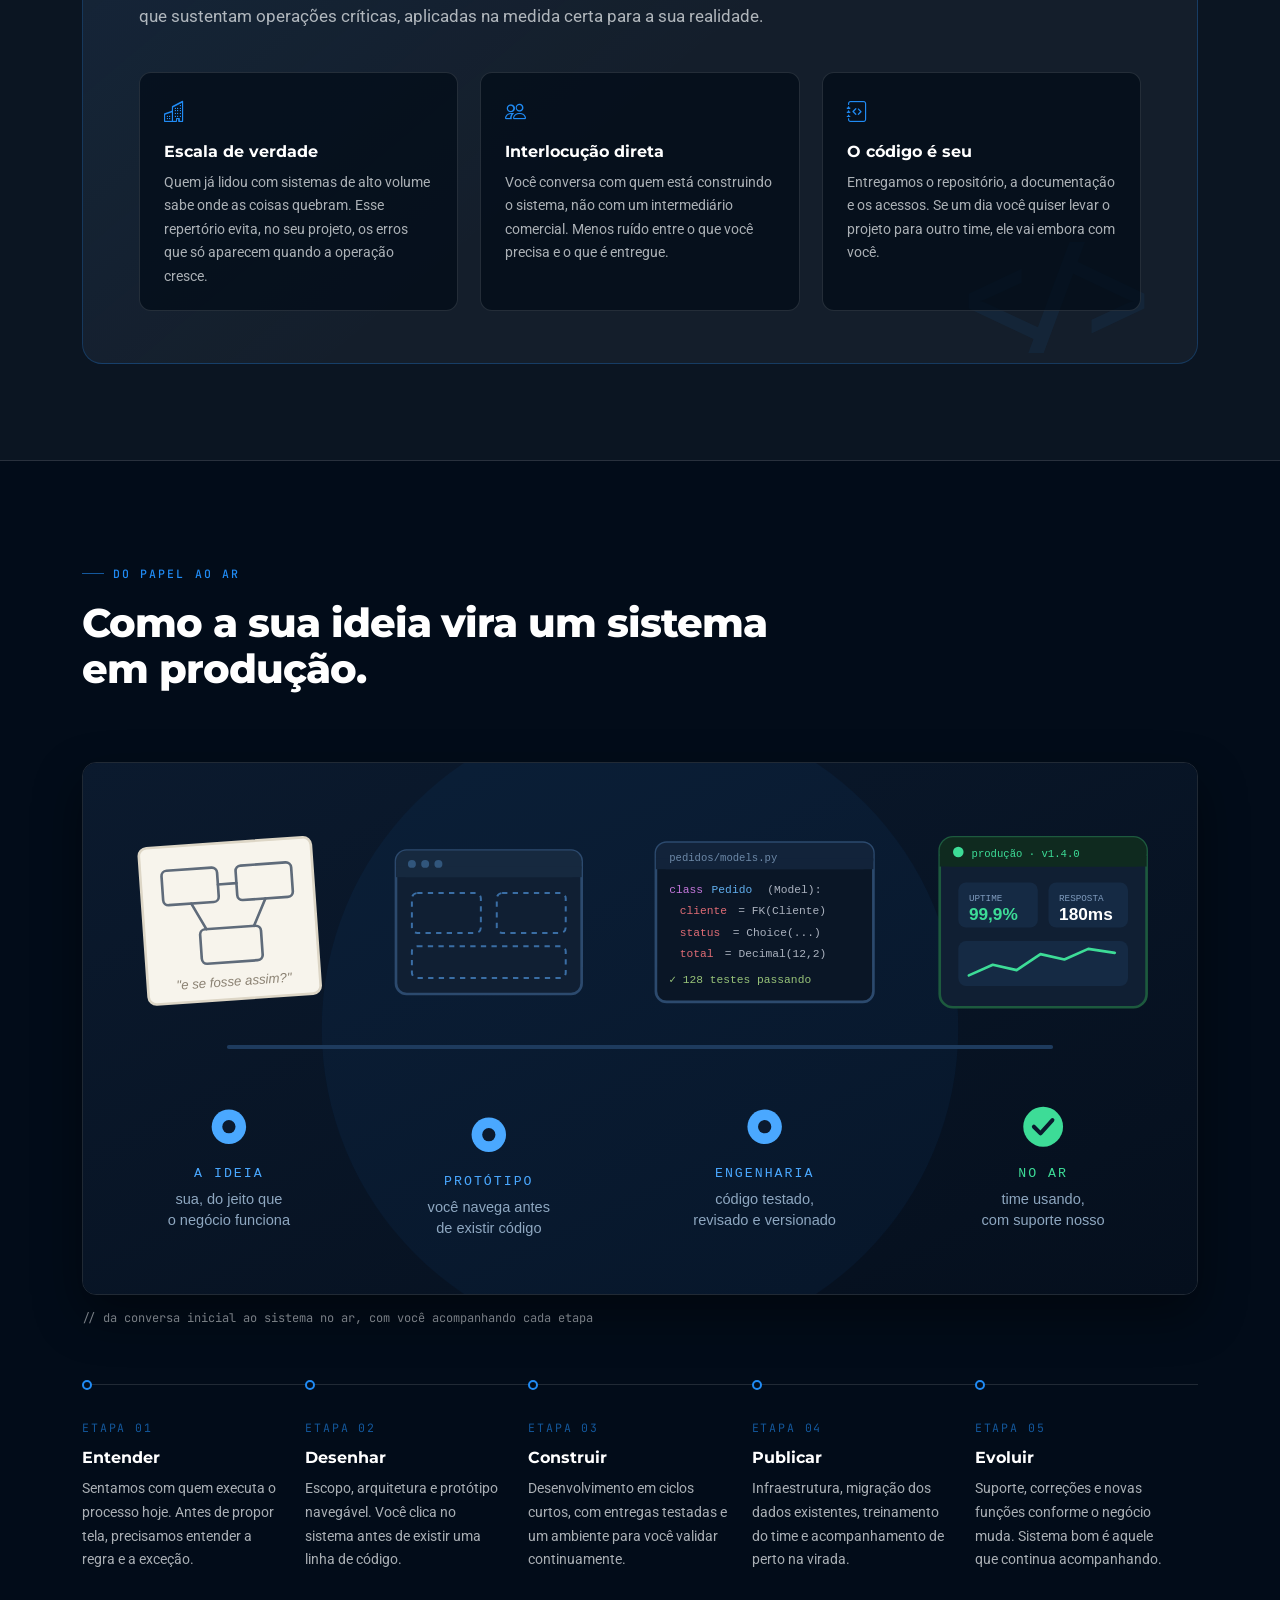
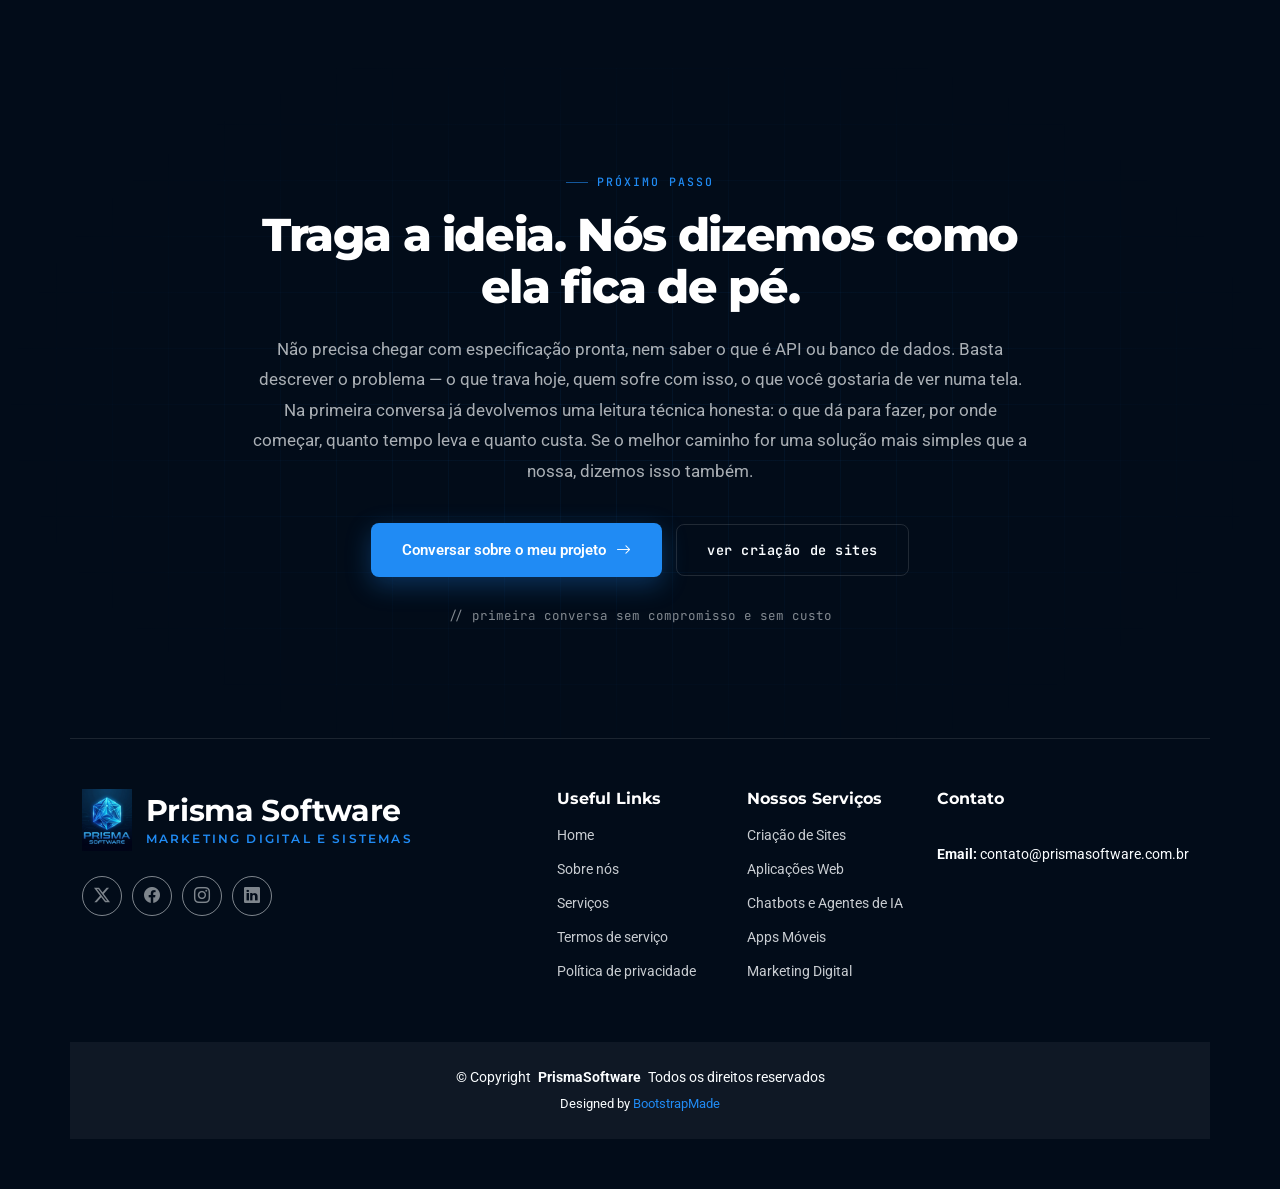
<file: aplicacoes-web.html>
<!DOCTYPE html>
<html lang="pt-BR">

<head>
  <meta charset="utf-8">
  <meta content="width=device-width, initial-scale=1.0" name="viewport">
  <title>Aplicações Web Personalizadas — Prisma Software</title>
  <meta name="description" content="Você tem a ideia do sistema que a sua empresa precisa. Nós temos a engenharia para construir: Python, Django, Java, PostgreSQL, Celery, Redis e AWS, por um time que já rodou em grandes empresas do cenário nacional.">
  <meta name="keywords" content="software sob medida, sistema personalizado, desenvolvimento web, Django, Python, Java, PostgreSQL, AWS">

  <!-- Favicons -->
  <link href="images/favicon.svg" rel="icon" type="image/svg+xml">
  <link href="images/favicon.png" rel="icon" type="image/png" sizes="64x64">
  <link href="images/apple-touch-icon.png" rel="apple-touch-icon">

  <!-- Fonts -->
  <link href="https://fonts.googleapis.com" rel="preconnect">
  <link href="https://fonts.gstatic.com" rel="preconnect" crossorigin="">
  <link href="https://fonts.googleapis.com/css2?family=Roboto:ital,wght@0,100;0,300;0,400;0,500;0,700;0,900;1,100;1,300;1,400;1,500;1,700;1,900&amp;family=Montserrat:ital,wght@0,100;0,200;0,300;0,400;0,500;0,600;0,700;0,800;0,900;1,100;1,200;1,300;1,400;1,500;1,600;1,700;1,800;1,900&amp;family=JetBrains+Mono:wght@400;500;700&amp;display=swap" rel="stylesheet">

  <!-- Vendor CSS Files -->
  <link href="css/bootstrap.min.css" rel="stylesheet">
  <link href="css/bootstrap-icons.css" rel="stylesheet">
  <link href="css/aos.css" rel="stylesheet">

  <!-- Main CSS File -->
  <link href="css/main.css" rel="stylesheet">
  <!-- Page CSS File -->
  <link href="css/servico-aplicacoes.css" rel="stylesheet">
</head>

<body class="page-apps">

  <header id="header" class="header d-flex align-items-center sticky-top">
    <div class="container position-relative d-flex align-items-center justify-content-between">

      <a href="index.html" class="logo d-flex align-items-center me-auto me-xl-0">
        <img src="images/logo.webp" alt="Prisma Software">
        <div class="logo-text">
          <div class="logo-name"><h1 class="sitename">Prisma Software</h1></div>
          <div class="logo-tagline">Marketing Digital e Sistemas</div>
        </div>
      </a>

      <nav id="navmenu" class="navmenu">
        <ul>
          <li><a href="index.html#hero">Home</a></li>
          <li><a href="index.html#about">Sobre</a></li>
          <li><a href="index.html#services" class="active">Serviços</a></li>
          <li><a href="index.html#contact">Contato</a></li>
        </ul>
        <i class="mobile-nav-toggle d-xl-none bi bi-list"></i>
      </nav>

      <a class="btn-getstarted" href="index.html#contact">Comece agora</a>

    </div>
  </header>

  <main class="main">

    <!-- Hero -->
    <section class="app-hero">
      <div class="container">

        <nav class="app-breadcrumb" aria-label="Você está aqui">
          <a href="index.html">início</a>
          <span class="sep">/</span>
          <a href="index.html#services">serviços</a>
          <span class="sep">/</span>
          <span>aplicações web personalizadas</span>
        </nav>

        <div class="row align-items-center gy-5">
          <div class="col-lg-6" data-aos="fade-up">
            <div class="app-tag">Software sob medida</div>
            <h1>Você já sabe o sistema que a sua empresa precisa. <span class="hl">Falta a engenharia.</span></h1>
            <p class="hero-text">Aquela ideia que você descreve em cinco minutos e ninguém consegue colocar de pé — o controle que hoje vive numa planilha, o processo que depende de alguém lembrar, o relatório que leva dois dias para sair. É exatamente isso que construímos: software feito para o jeito que a <em>sua</em> operação funciona, não para o jeito que um produto de prateleira acha que ela deveria funcionar.</p>
            <div class="app-actions">
              <a href="index.html#contact" class="app-btn app-btn-primary">
                <span>Quero tirar a ideia do papel</span>
                <i class="bi bi-arrow-right"></i>
              </a>
              <a href="#stack" class="app-btn app-btn-ghost">
                <span>ver a stack</span>
                <i class="bi bi-arrow-down"></i>
              </a>
            </div>
          </div>

          <div class="col-lg-6" data-aos="fade-up" data-aos-delay="150">
            <div class="app-terminal">
              <div class="term-bar">
                <span class="dot r"></span><span class="dot y"></span><span class="dot g"></span>
                <span class="term-title">deploy — projeto-cliente</span>
              </div>
              <div class="term-body">
                <div class="ln"><span class="c"># a ideia que você trouxe, virando software</span></div>
                <div class="ln"><span class="p">$</span> <span class="v">pytest</span> --cov &nbsp;<span class="ok">142 passed · cobertura 91%</span></div>
                <div class="ln"><span class="p">$</span> <span class="v">docker build</span> -t sistema:1.4.0 . &nbsp;<span class="ok">ok</span></div>
                <div class="ln"><span class="p">$</span> <span class="v">deploy</span> --env=producao &nbsp;<span class="w">aplicando migrações…</span></div>
                <div class="ln"><span class="ok">✓</span> <span class="v">no ar em 00:01:47</span> <span class="c">— rollback disponível</span></div>
                <div class="ln"><span class="p">$</span> <span class="caret"></span></div>
              </div>
            </div>
          </div>
        </div>

      </div>
    </section>

    <!-- Da planilha ao sistema -->
    <section class="app-block alt">
      <div class="container">
        <div class="row align-items-center gy-5">
          <div class="col-lg-5">
            <div data-aos="fade-up">
              <div class="app-tag">O ponto de partida</div>
              <h2>Se a operação roda numa planilha, ela já está te custando caro.</h2>
              <p>Planilha não valida nada. Aceita a data errada, a duplicata, o valor colado no lugar da fórmula. Quando o volume cresce, ninguém mais sabe qual arquivo é o certo, e a decisão passa a ser tomada sobre um número em que o próprio time não confia.</p>
              <p>Um sistema sob medida resolve isso na raiz: a regra do seu negócio deixa de ser combinada no grupo do WhatsApp e passa a estar escrita no software, aplicada sempre, por todo mundo, com histórico de quem fez o quê.</p>
            </div>
          </div>
          <div class="col-lg-7" data-aos="fade-up" data-aos-delay="120">
            <figure class="app-figure m-0">
              <img src="images/app-planilha-sistema.svg" alt="Comparação entre uma planilha com linhas duplicadas e erros de fórmula e um sistema sob medida com indicadores, gráfico e status de pedidos organizados" loading="lazy">
              <figcaption>// mesmo processo, antes e depois — o dado deixa de ser opinião</figcaption>
            </figure>
          </div>
        </div>
      </div>
    </section>

    <!-- O que construímos -->
    <section class="app-block">
      <div class="container">
        <div class="row">
          <div class="col-lg-8" data-aos="fade-up">
            <div class="app-tag">Escopo</div>
            <h2>O que construímos quando dizemos "sob medida".</h2>
            <p>Sistemas que nascem do seu processo — e que se conectam ao que você já usa, em vez de exigir que você abandone tudo e recomece.</p>
          </div>
        </div>

        <div class="app-builds" data-aos="fade-up" data-aos-delay="100">
          <div class="app-build">
            <span class="idx">01</span>
            <i class="bi bi-diagram-3 b-ico"></i>
            <h3>Sistemas de gestão internos</h3>
            <p>Pedidos, ordens de serviço, estoque, contratos, aprovações. O fluxo da sua empresa virando tela, com as permissões certas para cada perfil.</p>
          </div>
          <div class="app-build">
            <span class="idx">02</span>
            <i class="bi bi-bar-chart-line b-ico"></i>
            <h3>Painéis e relatórios</h3>
            <p>O número que hoje leva dois dias e três pessoas para consolidar, disponível em tempo real e sempre calculado do mesmo jeito.</p>
          </div>
          <div class="app-build">
            <span class="idx">03</span>
            <i class="bi bi-arrow-repeat b-ico"></i>
            <h3>Automação de processos</h3>
            <p>Importações, conferências, envios, rotinas de fechamento. O trabalho repetitivo passa a rodar sozinho, no horário certo, sem esquecer.</p>
          </div>
          <div class="app-build">
            <span class="idx">04</span>
            <i class="bi bi-plug b-ico"></i>
            <h3>Integrações via API</h3>
            <p>Conversa com o ERP, o CRM, a emissora de nota, o gateway de pagamento, a transportadora. Um dado digitado uma vez só.</p>
          </div>
          <div class="app-build">
            <span class="idx">05</span>
            <i class="bi bi-person-badge b-ico"></i>
            <h3>Portais de cliente e parceiro</h3>
            <p>Seu cliente consulta pedido, segunda via e histórico sozinho. Menos ligação para o seu time, mais autonomia para ele.</p>
          </div>
          <div class="app-build">
            <span class="idx">06</span>
            <i class="bi bi-cpu b-ico"></i>
            <h3>Motores de cálculo e regras</h3>
            <p>Precificação, comissionamento, rateio, simulação. Aquela lógica complexa que só existe na cabeça de uma pessoa, agora executável e auditável.</p>
          </div>
        </div>
      </div>
    </section>

    <!-- Stack -->
    <section id="stack" class="app-block alt">
      <div class="container">
        <div class="row">
          <div class="col-lg-8" data-aos="fade-up">
            <div class="app-tag">Tecnologia</div>
            <h2>Tecnologias de ponta, escolhidas por serem maduras — não por serem novidade.</h2>
            <p>Usamos as mesmas ferramentas que sustentam sistemas de alto volume no mundo inteiro. Isso significa software moderno e sofisticado, com uma vantagem prática para você: são tecnologias consolidadas, com comunidade enorme e documentação aberta. Você nunca fica refém de um fornecedor.</p>
          </div>
        </div>

        <div class="app-stack" data-aos="fade-up" data-aos-delay="100">

          <div class="stack-row">
            <div class="layer">
              <span class="num">01</span>
              <span class="name">Backend e regras de negócio</span>
            </div>
            <div class="stack-chips">
              <span class="chip">Python</span>
              <span class="chip">Django</span>
              <span class="chip">Django REST Framework</span>
              <span class="chip">Java</span>
              <span class="chip">Spring Boot</span>
              <span class="chip">FastAPI</span>
            </div>
          </div>

          <div class="stack-row">
            <div class="layer">
              <span class="num">02</span>
              <span class="name">Dados e persistência</span>
            </div>
            <div class="stack-chips">
              <span class="chip">PostgreSQL</span>
              <span class="chip">Redis</span>
              <span class="chip">SQL Server</span>
              <span class="chip">MySQL</span>
              <span class="chip">Elasticsearch</span>
            </div>
          </div>

          <div class="stack-row">
            <div class="layer">
              <span class="num">03</span>
              <span class="name">Processamento assíncrono</span>
            </div>
            <div class="stack-chips">
              <span class="chip">Celery</span>
              <span class="chip">RabbitMQ</span>
              <span class="chip">Celery Beat</span>
              <span class="chip">Filas e agendamentos</span>
            </div>
          </div>

          <div class="stack-row">
            <div class="layer">
              <span class="num">04</span>
              <span class="name">Interface</span>
            </div>
            <div class="stack-chips">
              <span class="chip">React</span>
              <span class="chip">TypeScript</span>
              <span class="chip">HTMX</span>
              <span class="chip">Bootstrap</span>
              <span class="chip">Design responsivo</span>
            </div>
          </div>

          <div class="stack-row">
            <div class="layer">
              <span class="num">05</span>
              <span class="name">Infraestrutura e entrega</span>
            </div>
            <div class="stack-chips">
              <span class="chip">AWS</span>
              <span class="chip">Docker</span>
              <span class="chip">Nginx</span>
              <span class="chip">CI/CD</span>
              <span class="chip">Git</span>
              <span class="chip">Monitoramento</span>
              <span class="chip">Backup automatizado</span>
            </div>
          </div>

        </div>

        <p class="stack-note">Nenhuma tecnologia é escolhida por moda. A combinação é definida depois de entender o seu problema: volume de dados, número de usuários, integrações necessárias e orçamento. Um controle interno para dez pessoas não precisa da mesma arquitetura de um portal com dez mil acessos por dia — e cobrar como se precisasse seria desonesto.</p>

        <div class="row mt-5 pt-3">
          <div class="col-12" data-aos="fade-up" data-aos-delay="120">
            <figure class="app-figure m-0">
              <img src="images/app-arquitetura.svg" alt="Diagrama de arquitetura em três camadas: navegador, aplicativo e ERP acessam uma API em Django e Java, que se apoia em PostgreSQL, Redis, Celery e AWS" loading="lazy">
              <figcaption>// arquitetura típica de um sistema sob medida — cada peça com uma função clara</figcaption>
            </figure>
          </div>
        </div>
      </div>
    </section>

    <!-- Pilares -->
    <section class="app-block">
      <div class="container">
        <div class="row">
          <div class="col-lg-8" data-aos="fade-up">
            <div class="app-tag">Como entregamos</div>
            <h2>Rápido, confiável e seguro não são adjetivos. São práticas.</h2>
            <p>Qualquer fornecedor promete as três coisas. A diferença está em conseguir explicar <em>como</em> cada uma é obtida.</p>
          </div>
        </div>

        <div class="app-pillars">
          <div class="app-pillar" data-aos="fade-up" data-aos-delay="100">
            <div class="p-head">
              <i class="bi bi-lightning-charge-fill"></i>
              <h3>Rápido</h3>
            </div>
            <p>Entregamos em ciclos curtos, com uma versão navegável desde as primeiras semanas. Você corrige o rumo cedo, quando ajustar ainda é barato — em vez de descobrir no fim que o sistema não era bem aquilo.</p>
            <ul>
              <li>frameworks maduros: menos código escrito do zero</li>
              <li>entregas quinzenais, sempre funcionando</li>
              <li>deploy automatizado, publicação em minutos</li>
            </ul>
          </div>

          <div class="app-pillar" data-aos="fade-up" data-aos-delay="150">
            <div class="p-head">
              <i class="bi bi-shield-check"></i>
              <h3>Confiável</h3>
            </div>
            <p>Software que quebra a cada atualização não é software: é um passivo. Por isso escrevemos testes automatizados e mantemos o histórico de tudo, para que uma mudança nova nunca derrube o que já funcionava.</p>
            <ul>
              <li>testes automatizados em cada entrega</li>
              <li>código versionado e revisado por outro dev</li>
              <li>backup diário — e restauração testada</li>
              <li>monitoramento com alerta antes do usuário reclamar</li>
            </ul>
          </div>

          <div class="app-pillar" data-aos="fade-up" data-aos-delay="200">
            <div class="p-head">
              <i class="bi bi-lock-fill"></i>
              <h3>Seguro</h3>
            </div>
            <p>Seu sistema guarda dado de cliente, preço e margem. Tratamos segurança como requisito desde a primeira linha, não como algo a resolver depois que der problema.</p>
            <ul>
              <li>HTTPS e criptografia em trânsito e em repouso</li>
              <li>perfis de acesso: cada um vê só o que lhe cabe</li>
              <li>trilha de auditoria de todas as alterações</li>
              <li>práticas alinhadas à LGPD</li>
            </ul>
          </div>
        </div>
      </div>
    </section>

    <!-- Equipe -->
    <section class="app-block alt">
      <div class="container">
        <div class="app-team" data-aos="fade-up">
          <div class="app-tag">Quem constrói</div>
          <h2>Um time formado em grandes empresas do cenário nacional.</h2>
          <p>Nossa equipe é composta por profissionais altamente qualificados, com passagem por grandes companhias brasileiras — ambientes onde sistema fora do ar significa prejuízo imediato e onde não existe espaço para improviso. É esse padrão de engenharia que trazemos para projetos de qualquer porte, inclusive o seu.</p>
          <p>Na prática, isso quer dizer que a sua empresa não vai receber um experimento. Vai receber as mesmas práticas — arquitetura, revisão de código, testes, controle de versão, monitoramento — que sustentam operações críticas, aplicadas na medida certa para a sua realidade.</p>

          <div class="app-credentials">
            <div class="app-credential">
              <i class="bi bi-buildings"></i>
              <h3>Escala de verdade</h3>
              <p>Quem já lidou com sistemas de alto volume sabe onde as coisas quebram. Esse repertório evita, no seu projeto, os erros que só aparecem quando a operação cresce.</p>
            </div>
            <div class="app-credential">
              <i class="bi bi-people"></i>
              <h3>Interlocução direta</h3>
              <p>Você conversa com quem está construindo o sistema, não com um intermediário comercial. Menos ruído entre o que você precisa e o que é entregue.</p>
            </div>
            <div class="app-credential">
              <i class="bi bi-journal-code"></i>
              <h3>O código é seu</h3>
              <p>Entregamos o repositório, a documentação e os acessos. Se um dia você quiser levar o projeto para outro time, ele vai embora com você.</p>
            </div>
          </div>
        </div>
      </div>
    </section>

    <!-- Processo -->
    <section class="app-block">
      <div class="container">
        <div class="row">
          <div class="col-lg-8" data-aos="fade-up">
            <div class="app-tag">Do papel ao ar</div>
            <h2>Como a sua ideia vira um sistema em produção.</h2>
          </div>
        </div>

        <div class="row mt-5">
          <div class="col-12" data-aos="fade-up" data-aos-delay="100">
            <figure class="app-figure m-0">
              <img src="images/app-ideia-entrega.svg" alt="Linha do tempo: a ideia rabiscada, o protótipo navegável, o código testado e o sistema em produção com indicadores de disponibilidade" loading="lazy">
              <figcaption>// da conversa inicial ao sistema no ar, com você acompanhando cada etapa</figcaption>
            </figure>
          </div>
        </div>

        <div class="app-flow" data-aos="fade-up" data-aos-delay="150">
          <div class="app-step">
            <span class="st-num">ETAPA 01</span>
            <h3>Entender</h3>
            <p>Sentamos com quem executa o processo hoje. Antes de propor tela, precisamos entender a regra e a exceção.</p>
          </div>
          <div class="app-step">
            <span class="st-num">ETAPA 02</span>
            <h3>Desenhar</h3>
            <p>Escopo, arquitetura e protótipo navegável. Você clica no sistema antes de existir uma linha de código.</p>
          </div>
          <div class="app-step">
            <span class="st-num">ETAPA 03</span>
            <h3>Construir</h3>
            <p>Desenvolvimento em ciclos curtos, com entregas testadas e um ambiente para você validar continuamente.</p>
          </div>
          <div class="app-step">
            <span class="st-num">ETAPA 04</span>
            <h3>Publicar</h3>
            <p>Infraestrutura, migração dos dados existentes, treinamento do time e acompanhamento de perto na virada.</p>
          </div>
          <div class="app-step">
            <span class="st-num">ETAPA 05</span>
            <h3>Evoluir</h3>
            <p>Suporte, correções e novas funções conforme o negócio muda. Sistema bom é aquele que continua acompanhando.</p>
          </div>
        </div>
      </div>
    </section>

    <!-- Fechamento -->
    <section class="app-final">
      <div class="container">
        <div class="app-final-inner" data-aos="fade-up">
          <div class="app-tag">Próximo passo</div>
          <h2>Traga a ideia. Nós dizemos como ela fica de pé.</h2>
          <p>Não precisa chegar com especificação pronta, nem saber o que é API ou banco de dados. Basta descrever o problema — o que trava hoje, quem sofre com isso, o que você gostaria de ver numa tela. Na primeira conversa já devolvemos uma leitura técnica honesta: o que dá para fazer, por onde começar, quanto tempo leva e quanto custa. Se o melhor caminho for uma solução mais simples que a nossa, dizemos isso também.</p>
          <div class="app-actions">
            <a href="index.html#contact" class="app-btn app-btn-primary">
              <span>Conversar sobre o meu projeto</span>
              <i class="bi bi-arrow-right"></i>
            </a>
            <a href="criacao-de-sites.html" class="app-btn app-btn-ghost">
              <span>ver criação de sites</span>
            </a>
          </div>
          <div class="reassure">// primeira conversa sem compromisso e sem custo</div>
        </div>
      </div>
    </section>

  </main>

  <footer id="footer" class="footer">

    <div class="container footer-top">
      <div class="row gy-4">
        <div class="col-lg-5 col-md-12 footer-about">
          <a href="index.html" class="logo d-flex align-items-center">
            <img src="images/logo.webp" alt="Prisma Software">
            <span class="logo-text">
              <span class="sitename">Prisma Software</span>
              <span class="logo-tagline">Marketing Digital e Sistemas</span>
            </span>
          </a>
          <div class="social-links d-flex mt-4">
            <a href=""><i class="bi bi-twitter-x"></i></a>
            <a href=""><i class="bi bi-facebook"></i></a>
            <a href=""><i class="bi bi-instagram"></i></a>
            <a href=""><i class="bi bi-linkedin"></i></a>
          </div>
        </div>

        <div class="col-lg-2 col-6 footer-links">
          <h4>Useful Links</h4>
          <ul>
            <li><a href="index.html">Home</a></li>
            <li><a href="index.html#about">Sobre nós</a></li>
            <li><a href="index.html#services">Serviços</a></li>
            <li><a href="#">Termos de serviço</a></li>
            <li><a href="#">Política de privacidade</a></li>
          </ul>
        </div>

        <div class="col-lg-2 col-6 footer-links">
          <h4>Nossos Serviços</h4>
          <ul>
            <li><a href="criacao-de-sites.html">Criação de Sites</a></li>
            <li><a href="aplicacoes-web.html">Aplicações Web</a></li>
            <li><a href="chatbots-ia.html">Chatbots e Agentes de IA</a></li>
            <li><a href="apps-moveis.html">Apps Móveis</a></li>
            <li><a href="marketing-digital.html">Marketing Digital</a></li>
          </ul>
        </div>

        <div class="col-lg-3 col-md-12 footer-contact text-center text-md-start">
          <h4>Contato</h4>
          <p class="mt-4"><strong>Email:</strong> <span>contato@prismasoftware.com.br</span></p>
        </div>

      </div>
    </div>

    <div class="container copyright text-center mt-4">
      <p>© <span>Copyright</span> <strong class="px-1 sitename">PrismaSoftware</strong> <span>Todos os direitos reservados</span></p>
      <div class="credits">
        <!-- All the links in the footer should remain intact. -->
        <!-- You can delete the links only if you've purchased the pro version. -->
        <!-- Licensing information: https://bootstrapmade.com/license/ -->
        Designed by <a href="https://bootstrapmade.com/">BootstrapMade</a>
      </div>
    </div>

  </footer>

  <!-- Scroll Top -->
  <a href="#" id="scroll-top" class="scroll-top d-flex align-items-center justify-content-center"><i class="bi bi-arrow-up-short"></i></a>

  <!-- Preloader -->
  <div id="preloader"></div>

  <!-- Vendor JS Files -->
  <script src="js/bootstrap.bundle.min.js"></script>
  <script src="js/aos.js"></script>

  <!-- Main JS File -->
  <script src="js/main.js"></script>

</body>

</html>
</file>
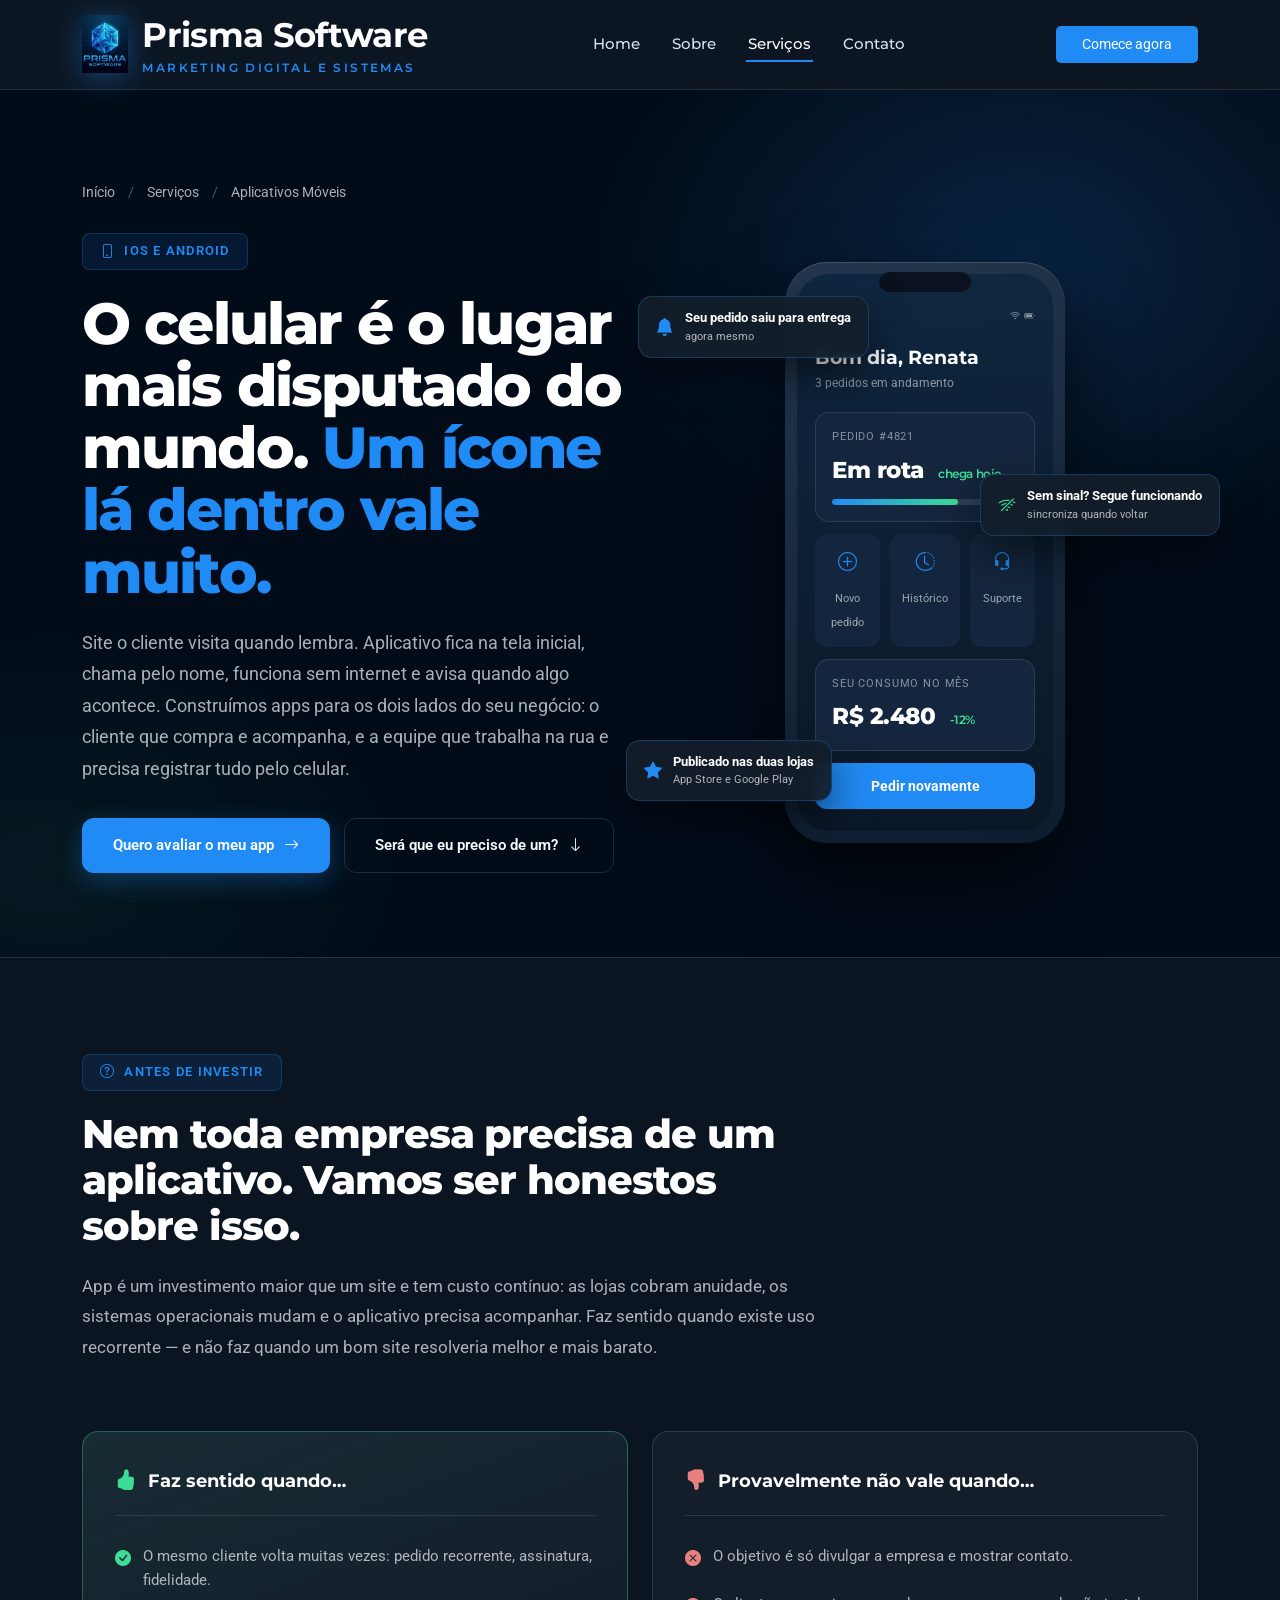
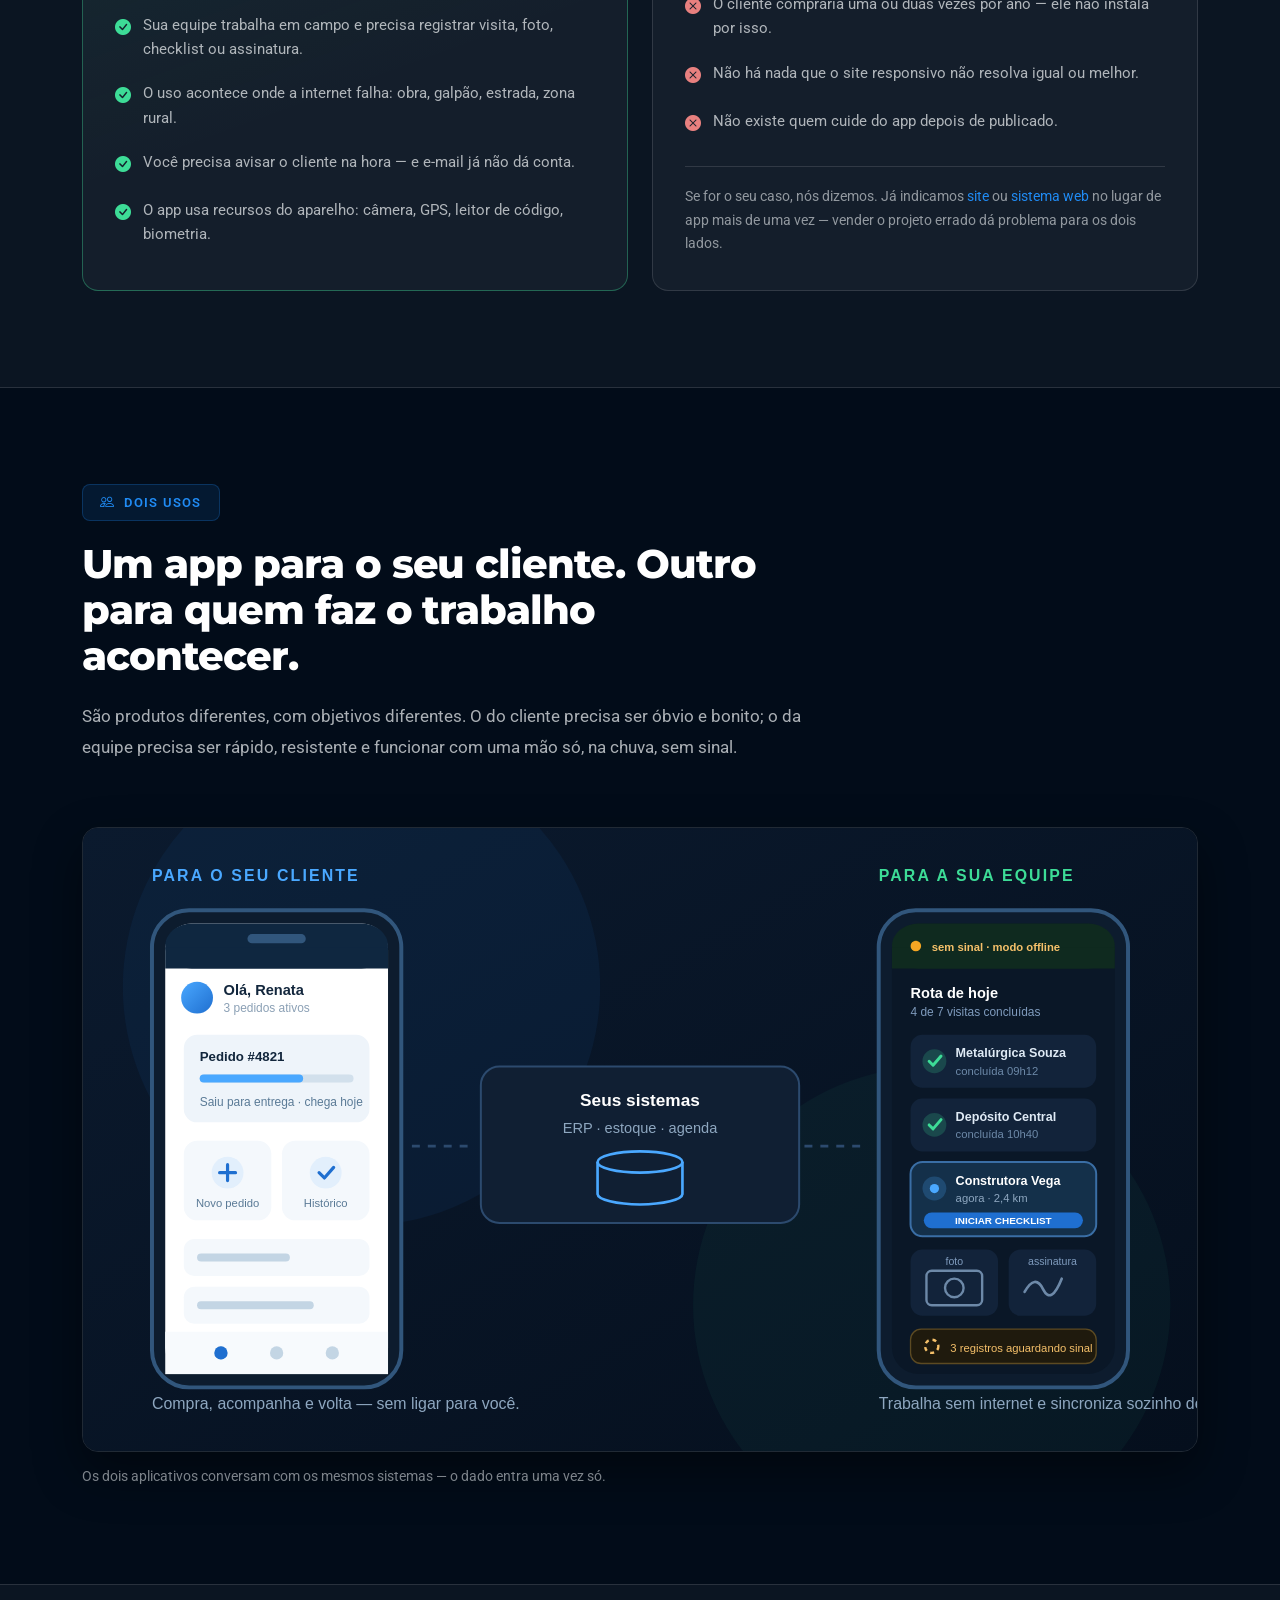
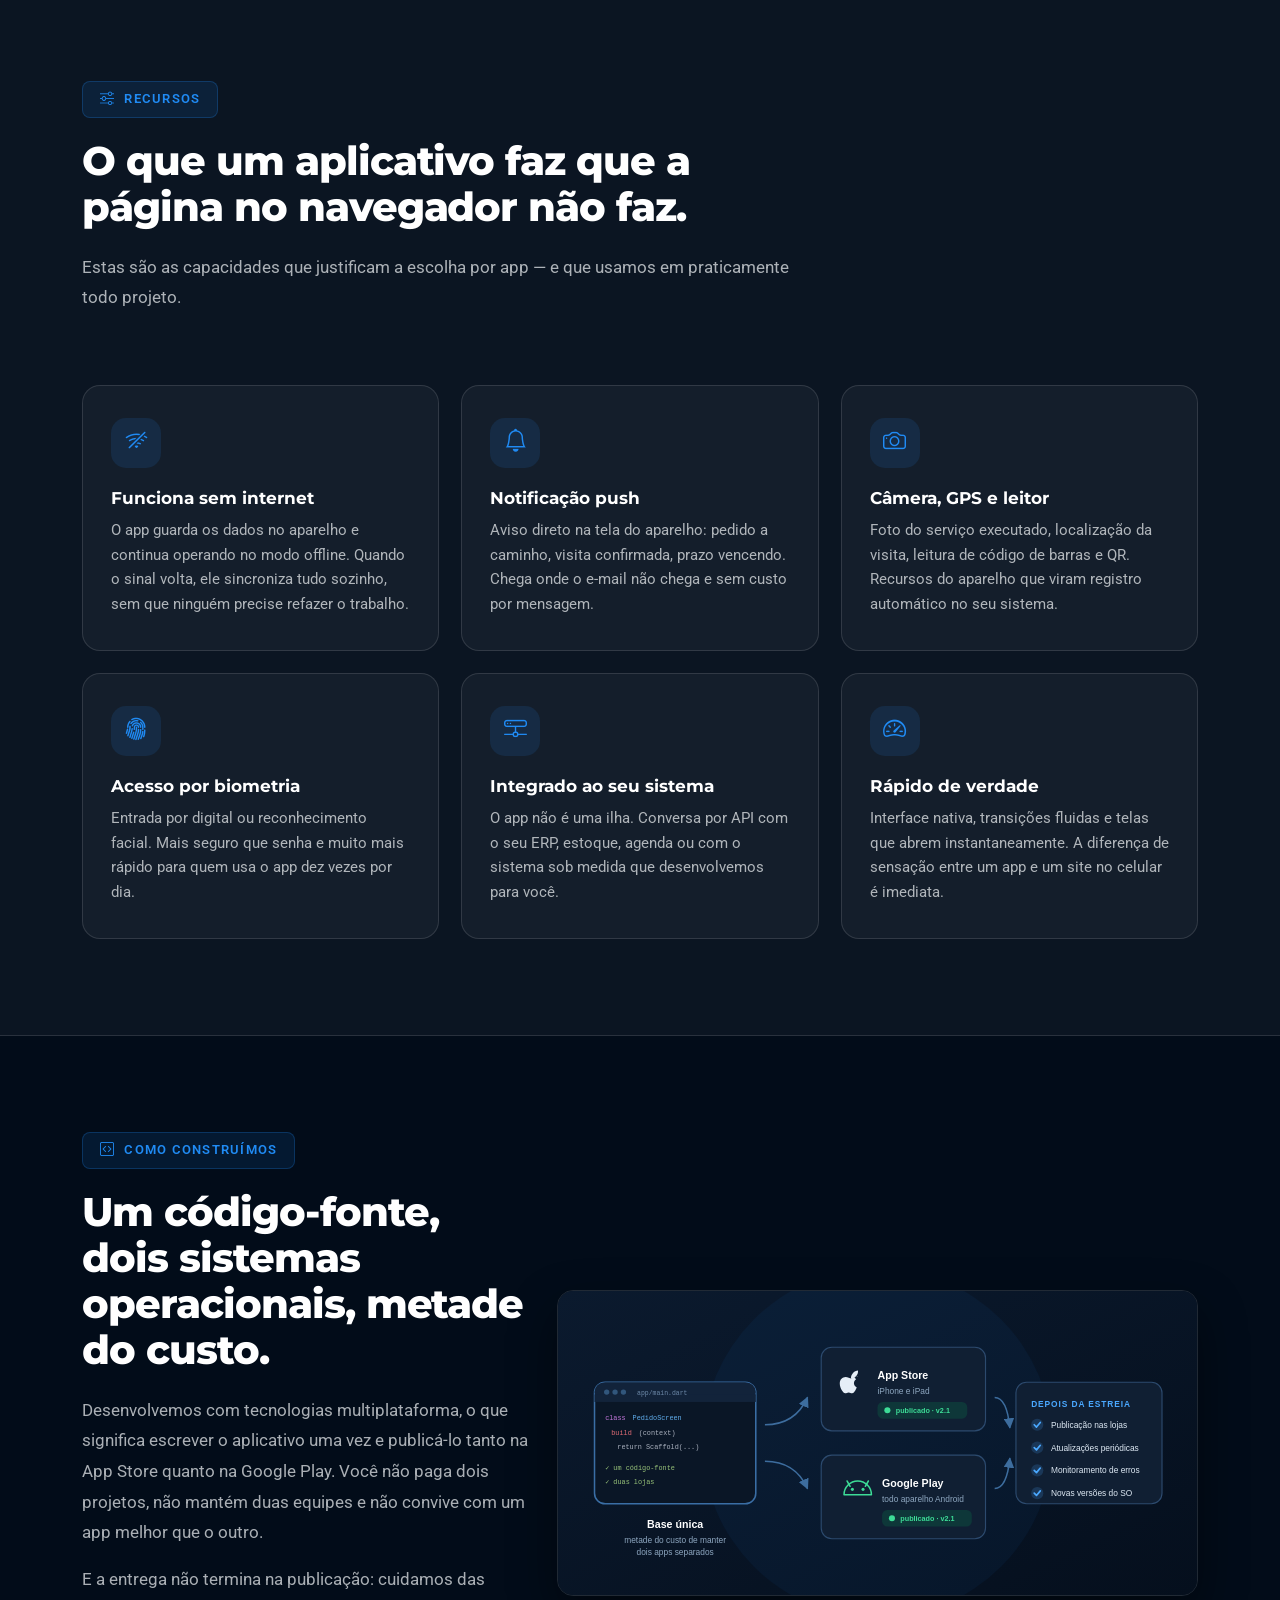
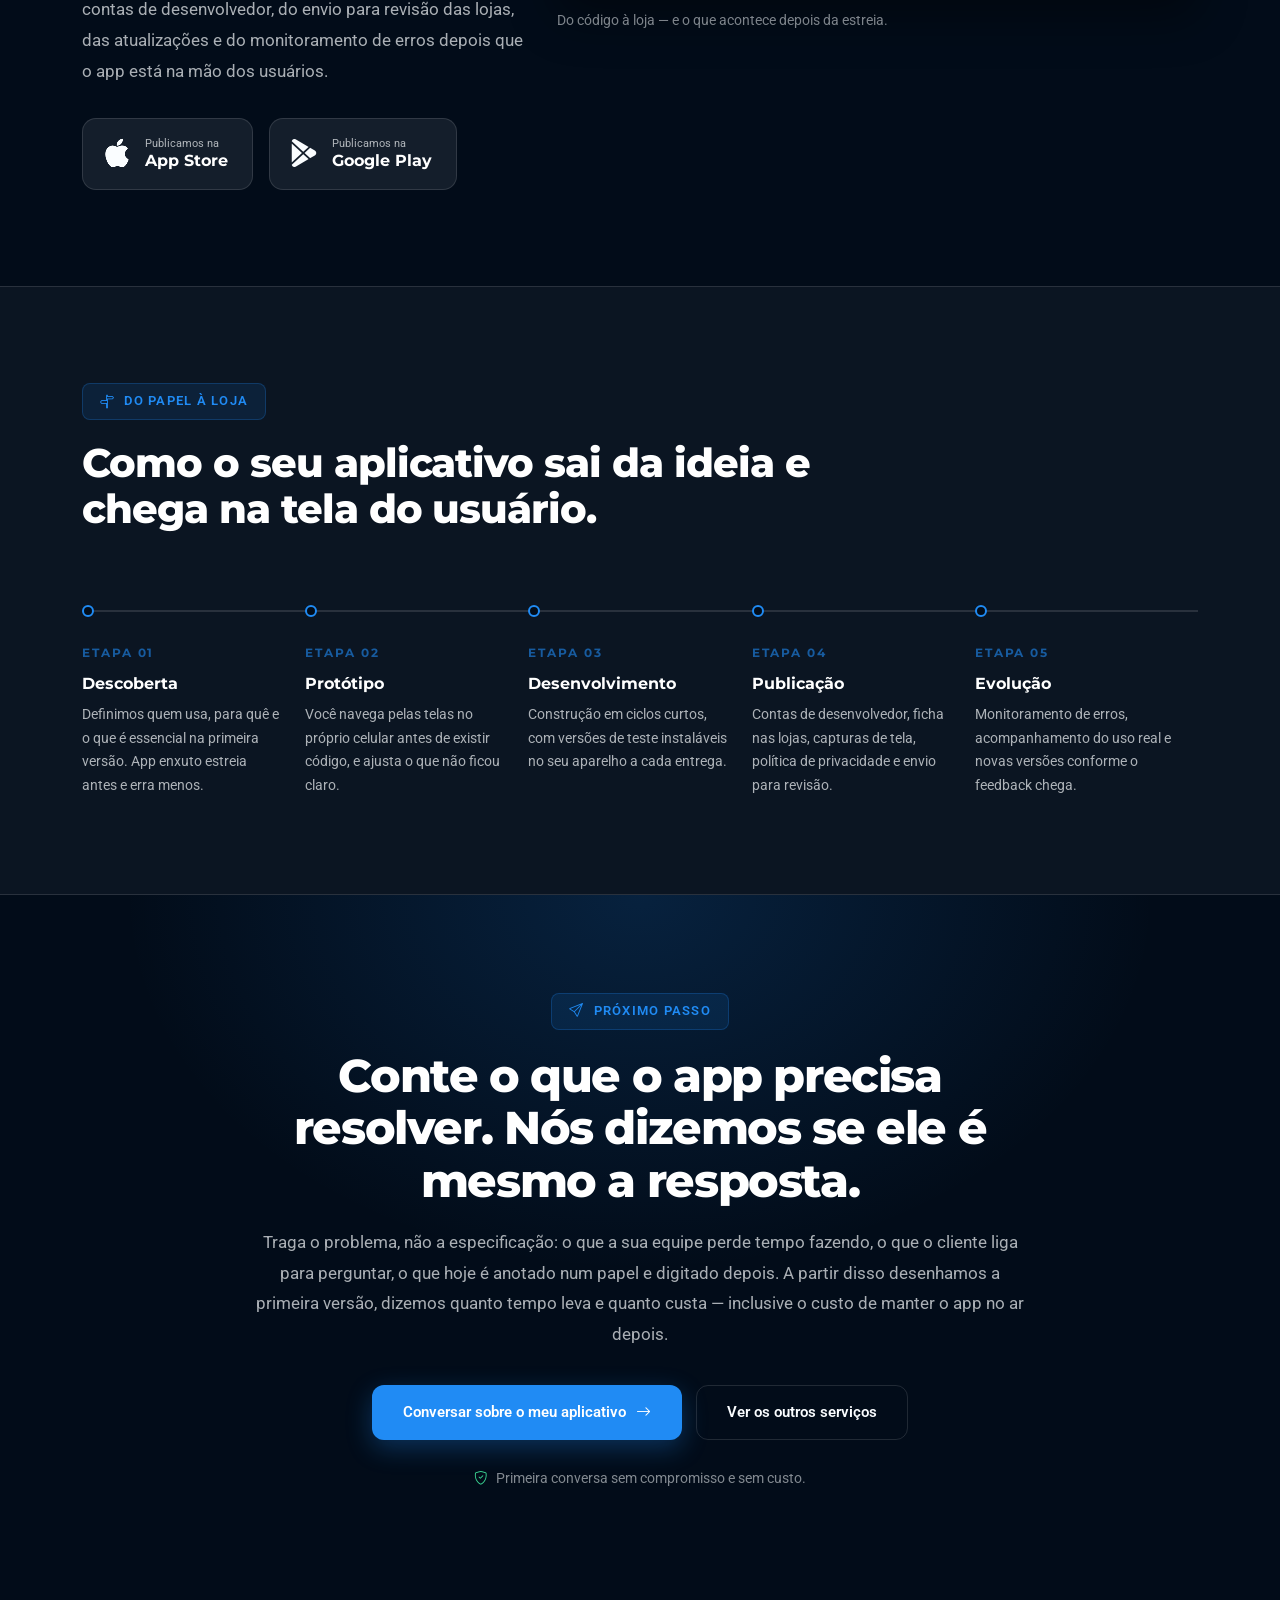
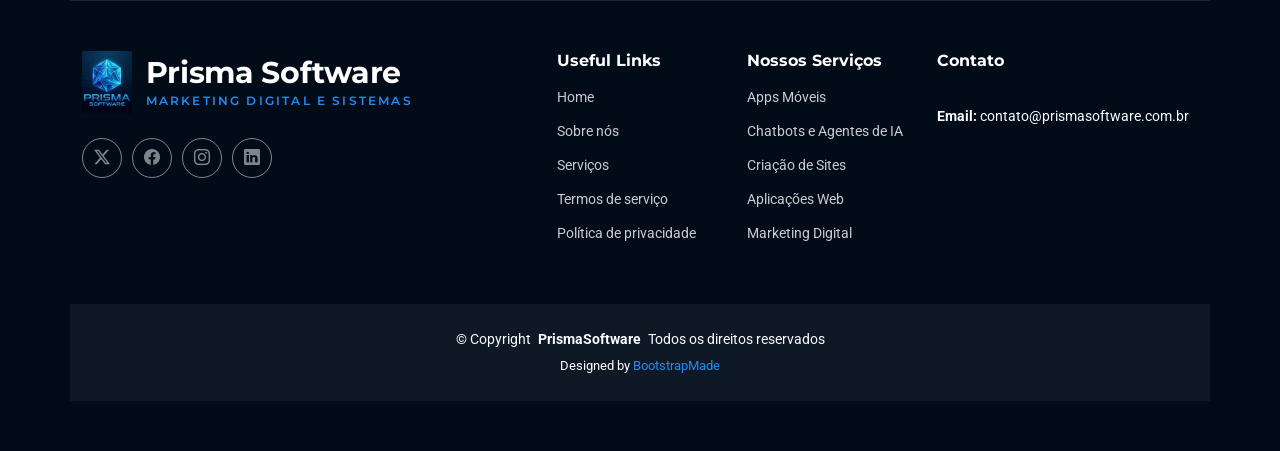
<file: apps-moveis.html>
<!DOCTYPE html>
<html lang="pt-BR">

<head>
  <meta charset="utf-8">
  <meta content="width=device-width, initial-scale=1.0" name="viewport">
  <title>Aplicativos Móveis — Prisma Software</title>
  <meta name="description" content="Aplicativos iOS e Android para o seu cliente ou para a sua equipe em campo. Base única, modo offline, notificações e conexão direta com os seus sistemas — do protótipo à publicação nas lojas.">
  <meta name="keywords" content="aplicativo móvel, app iOS Android, desenvolvimento de aplicativo, app para empresa, aplicativo offline">

  <!-- Favicons -->
  <link href="images/favicon.svg" rel="icon" type="image/svg+xml">
  <link href="images/favicon.png" rel="icon" type="image/png" sizes="64x64">
  <link href="images/apple-touch-icon.png" rel="apple-touch-icon">

  <!-- Fonts -->
  <link href="https://fonts.googleapis.com" rel="preconnect">
  <link href="https://fonts.gstatic.com" rel="preconnect" crossorigin="">
  <link href="https://fonts.googleapis.com/css2?family=Roboto:ital,wght@0,100;0,300;0,400;0,500;0,700;0,900;1,100;1,300;1,400;1,500;1,700;1,900&amp;family=Montserrat:ital,wght@0,100;0,200;0,300;0,400;0,500;0,600;0,700;0,800;0,900;1,100;1,200;1,300;1,400;1,500;1,600;1,700;1,800;1,900&amp;display=swap" rel="stylesheet">

  <!-- Vendor CSS Files -->
  <link href="css/bootstrap.min.css" rel="stylesheet">
  <link href="css/bootstrap-icons.css" rel="stylesheet">
  <link href="css/aos.css" rel="stylesheet">

  <!-- Main CSS File -->
  <link href="css/main.css" rel="stylesheet">
  <!-- Page CSS File -->
  <link href="css/servico-mobile.css" rel="stylesheet">
</head>

<body class="page-mobile">

  <header id="header" class="header d-flex align-items-center sticky-top">
    <div class="container position-relative d-flex align-items-center justify-content-between">

      <a href="index.html" class="logo d-flex align-items-center me-auto me-xl-0">
        <img src="images/logo.webp" alt="Prisma Software">
        <div class="logo-text">
          <div class="logo-name"><h1 class="sitename">Prisma Software</h1></div>
          <div class="logo-tagline">Marketing Digital e Sistemas</div>
        </div>
      </a>

      <nav id="navmenu" class="navmenu">
        <ul>
          <li><a href="index.html#hero">Home</a></li>
          <li><a href="index.html#about">Sobre</a></li>
          <li><a href="index.html#services" class="active">Serviços</a></li>
          <li><a href="index.html#contact">Contato</a></li>
        </ul>
        <i class="mobile-nav-toggle d-xl-none bi bi-list"></i>
      </nav>

      <a class="btn-getstarted" href="index.html#contact">Comece agora</a>

    </div>
  </header>

  <main class="main">

    <!-- Hero -->
    <section class="mb-hero">
      <div class="container">

        <nav class="mb-breadcrumb" aria-label="Você está aqui">
          <a href="index.html">Início</a>
          <span class="sep">/</span>
          <a href="index.html#services">Serviços</a>
          <span class="sep">/</span>
          <span>Aplicativos Móveis</span>
        </nav>

        <div class="row align-items-center gy-5">
          <div class="col-lg-6" data-aos="fade-up">
            <div class="mb-tag"><i class="bi bi-phone"></i> iOS e Android</div>
            <h1>O celular é o lugar mais disputado do mundo. <span class="hl">Um ícone lá dentro vale muito.</span></h1>
            <p class="hero-text">Site o cliente visita quando lembra. Aplicativo fica na tela inicial, chama pelo nome, funciona sem internet e avisa quando algo acontece. Construímos apps para os dois lados do seu negócio: o cliente que compra e acompanha, e a equipe que trabalha na rua e precisa registrar tudo pelo celular.</p>
            <div class="mb-actions">
              <a href="index.html#contact" class="mb-btn mb-btn-primary">
                <span>Quero avaliar o meu app</span>
                <i class="bi bi-arrow-right"></i>
              </a>
              <a href="#vale-a-pena" class="mb-btn mb-btn-ghost">
                <span>Será que eu preciso de um?</span>
                <i class="bi bi-arrow-down"></i>
              </a>
            </div>
          </div>

          <div class="col-lg-6" data-aos="fade-up" data-aos-delay="150">
            <div class="mb-device-stage">
              <div class="mb-device">
                <div class="notch"></div>
                <div class="screen">
                  <div class="status">
                    <span>9:41</span>
                    <span><i class="bi bi-wifi"></i> <i class="bi bi-battery-full"></i></span>
                  </div>
                  <div class="app-greet">Bom dia, Renata</div>
                  <div class="app-sub">3 pedidos em andamento</div>

                  <div class="app-card">
                    <div class="lbl">Pedido #4821</div>
                    <div class="val">Em rota <small>chega hoje</small></div>
                    <div class="track"><i></i></div>
                  </div>

                  <div class="app-row">
                    <div class="mini"><i class="bi bi-plus-circle"></i><span>Novo pedido</span></div>
                    <div class="mini"><i class="bi bi-clock-history"></i><span>Histórico</span></div>
                    <div class="mini"><i class="bi bi-headset"></i><span>Suporte</span></div>
                  </div>

                  <div class="app-card">
                    <div class="lbl">Seu consumo no mês</div>
                    <div class="val">R$ 2.480 <small>-12%</small></div>
                  </div>

                  <span class="app-cta">Pedir novamente</span>
                </div>
              </div>

              <div class="mb-notif n1">
                <i class="bi bi-bell-fill"></i>
                <div>
                  <div class="nt">Seu pedido saiu para entrega</div>
                  <div class="ns">agora mesmo</div>
                </div>
              </div>

              <div class="mb-notif n2">
                <i class="bi bi-wifi-off"></i>
                <div>
                  <div class="nt">Sem sinal? Segue funcionando</div>
                  <div class="ns">sincroniza quando voltar</div>
                </div>
              </div>

              <div class="mb-notif n3">
                <i class="bi bi-star-fill"></i>
                <div>
                  <div class="nt">Publicado nas duas lojas</div>
                  <div class="ns">App Store e Google Play</div>
                </div>
              </div>
            </div>
          </div>
        </div>

      </div>
    </section>

    <!-- Vale a pena? -->
    <section id="vale-a-pena" class="mb-block alt">
      <div class="container">
        <div class="row">
          <div class="col-lg-8" data-aos="fade-up">
            <div class="mb-tag"><i class="bi bi-question-circle"></i> Antes de investir</div>
            <h2>Nem toda empresa precisa de um aplicativo. Vamos ser honestos sobre isso.</h2>
            <p>App é um investimento maior que um site e tem custo contínuo: as lojas cobram anuidade, os sistemas operacionais mudam e o aplicativo precisa acompanhar. Faz sentido quando existe uso recorrente — e não faz quando um bom site resolveria melhor e mais barato.</p>
          </div>
        </div>

        <div class="mb-worth" data-aos="fade-up" data-aos-delay="100">
          <div class="w-card yes">
            <div class="w-head">
              <i class="bi bi-hand-thumbs-up-fill"></i>
              <h3>Faz sentido quando…</h3>
            </div>
            <ul>
              <li><i class="bi bi-check-circle-fill"></i><span>O mesmo cliente volta muitas vezes: pedido recorrente, assinatura, fidelidade.</span></li>
              <li><i class="bi bi-check-circle-fill"></i><span>Sua equipe trabalha em campo e precisa registrar visita, foto, checklist ou assinatura.</span></li>
              <li><i class="bi bi-check-circle-fill"></i><span>O uso acontece onde a internet falha: obra, galpão, estrada, zona rural.</span></li>
              <li><i class="bi bi-check-circle-fill"></i><span>Você precisa avisar o cliente na hora — e e-mail já não dá conta.</span></li>
              <li><i class="bi bi-check-circle-fill"></i><span>O app usa recursos do aparelho: câmera, GPS, leitor de código, biometria.</span></li>
            </ul>
          </div>

          <div class="w-card no">
            <div class="w-head">
              <i class="bi bi-hand-thumbs-down-fill"></i>
              <h3>Provavelmente não vale quando…</h3>
            </div>
            <ul>
              <li><i class="bi bi-x-circle-fill"></i><span>O objetivo é só divulgar a empresa e mostrar contato.</span></li>
              <li><i class="bi bi-x-circle-fill"></i><span>O cliente compraria uma ou duas vezes por ano — ele não instala por isso.</span></li>
              <li><i class="bi bi-x-circle-fill"></i><span>Não há nada que o site responsivo não resolva igual ou melhor.</span></li>
              <li><i class="bi bi-x-circle-fill"></i><span>Não existe quem cuide do app depois de publicado.</span></li>
            </ul>
            <div class="w-foot">Se for o seu caso, nós dizemos. Já indicamos <a href="criacao-de-sites.html">site</a> ou <a href="aplicacoes-web.html">sistema web</a> no lugar de app mais de uma vez — vender o projeto errado dá problema para os dois lados.</div>
          </div>
        </div>
      </div>
    </section>

    <!-- Dois públicos -->
    <section class="mb-block">
      <div class="container">
        <div class="row">
          <div class="col-lg-8" data-aos="fade-up">
            <div class="mb-tag"><i class="bi bi-people"></i> Dois usos</div>
            <h2>Um app para o seu cliente. Outro para quem faz o trabalho acontecer.</h2>
            <p>São produtos diferentes, com objetivos diferentes. O do cliente precisa ser óbvio e bonito; o da equipe precisa ser rápido, resistente e funcionar com uma mão só, na chuva, sem sinal.</p>
          </div>
        </div>

        <div class="row mt-5">
          <div class="col-12" data-aos="fade-up" data-aos-delay="120">
            <figure class="mb-figure m-0">
              <img src="images/mobile-dois-publicos.svg" alt="À esquerda o app do cliente com pedidos e histórico; à direita o app da equipe em campo com rota, checklist, foto e assinatura funcionando offline; ambos conectados aos sistemas da empresa" loading="lazy">
              <figcaption>Os dois aplicativos conversam com os mesmos sistemas — o dado entra uma vez só.</figcaption>
            </figure>
          </div>
        </div>
      </div>
    </section>

    <!-- Recursos -->
    <section class="mb-block alt">
      <div class="container">
        <div class="row">
          <div class="col-lg-8" data-aos="fade-up">
            <div class="mb-tag"><i class="bi bi-sliders"></i> Recursos</div>
            <h2>O que um aplicativo faz que a página no navegador não faz.</h2>
            <p>Estas são as capacidades que justificam a escolha por app — e que usamos em praticamente todo projeto.</p>
          </div>
        </div>

        <div class="mb-features">
          <div class="mb-feature" data-aos="fade-up" data-aos-delay="100">
            <div class="f-ico"><i class="bi bi-wifi-off"></i></div>
            <h3>Funciona sem internet</h3>
            <p>O app guarda os dados no aparelho e continua operando no modo offline. Quando o sinal volta, ele sincroniza tudo sozinho, sem que ninguém precise refazer o trabalho.</p>
          </div>

          <div class="mb-feature" data-aos="fade-up" data-aos-delay="140">
            <div class="f-ico"><i class="bi bi-bell"></i></div>
            <h3>Notificação push</h3>
            <p>Aviso direto na tela do aparelho: pedido a caminho, visita confirmada, prazo vencendo. Chega onde o e-mail não chega e sem custo por mensagem.</p>
          </div>

          <div class="mb-feature" data-aos="fade-up" data-aos-delay="180">
            <div class="f-ico"><i class="bi bi-camera"></i></div>
            <h3>Câmera, GPS e leitor</h3>
            <p>Foto do serviço executado, localização da visita, leitura de código de barras e QR. Recursos do aparelho que viram registro automático no seu sistema.</p>
          </div>

          <div class="mb-feature" data-aos="fade-up" data-aos-delay="100">
            <div class="f-ico"><i class="bi bi-fingerprint"></i></div>
            <h3>Acesso por biometria</h3>
            <p>Entrada por digital ou reconhecimento facial. Mais seguro que senha e muito mais rápido para quem usa o app dez vezes por dia.</p>
          </div>

          <div class="mb-feature" data-aos="fade-up" data-aos-delay="140">
            <div class="f-ico"><i class="bi bi-hdd-network"></i></div>
            <h3>Integrado ao seu sistema</h3>
            <p>O app não é uma ilha. Conversa por API com o seu ERP, estoque, agenda ou com o sistema sob medida que desenvolvemos para você.</p>
          </div>

          <div class="mb-feature" data-aos="fade-up" data-aos-delay="180">
            <div class="f-ico"><i class="bi bi-speedometer2"></i></div>
            <h3>Rápido de verdade</h3>
            <p>Interface nativa, transições fluidas e telas que abrem instantaneamente. A diferença de sensação entre um app e um site no celular é imediata.</p>
          </div>
        </div>
      </div>
    </section>

    <!-- Base única e publicação -->
    <section class="mb-block">
      <div class="container">
        <div class="row align-items-center gy-5">
          <div class="col-lg-5" data-aos="fade-up">
            <div class="mb-tag"><i class="bi bi-code-square"></i> Como construímos</div>
            <h2>Um código-fonte, dois sistemas operacionais, metade do custo.</h2>
            <p>Desenvolvemos com tecnologias multiplataforma, o que significa escrever o aplicativo uma vez e publicá-lo tanto na App Store quanto na Google Play. Você não paga dois projetos, não mantém duas equipes e não convive com um app melhor que o outro.</p>
            <p>E a entrega não termina na publicação: cuidamos das contas de desenvolvedor, do envio para revisão das lojas, das atualizações e do monitoramento de erros depois que o app está na mão dos usuários.</p>

            <div class="mb-stores">
              <div class="mb-store">
                <i class="bi bi-apple"></i>
                <div class="s-txt">
                  <span class="s1">Publicamos na</span>
                  <span class="s2">App Store</span>
                </div>
              </div>
              <div class="mb-store">
                <i class="bi bi-google-play"></i>
                <div class="s-txt">
                  <span class="s1">Publicamos na</span>
                  <span class="s2">Google Play</span>
                </div>
              </div>
            </div>
          </div>

          <div class="col-lg-7" data-aos="fade-up" data-aos-delay="120">
            <figure class="mb-figure m-0">
              <img src="images/mobile-publicacao.svg" alt="Uma base de código única gerando os aplicativos publicados na App Store e na Google Play, com manutenção contínua: atualizações, monitoramento de erros e novas versões do sistema operacional" loading="lazy">
              <figcaption>Do código à loja — e o que acontece depois da estreia.</figcaption>
            </figure>
          </div>
        </div>
      </div>
    </section>

    <!-- Processo -->
    <section class="mb-block alt">
      <div class="container">
        <div class="row">
          <div class="col-lg-8" data-aos="fade-up">
            <div class="mb-tag"><i class="bi bi-signpost-split"></i> Do papel à loja</div>
            <h2>Como o seu aplicativo sai da ideia e chega na tela do usuário.</h2>
          </div>
        </div>

        <div class="mb-steps" data-aos="fade-up" data-aos-delay="120">
          <div class="mb-step">
            <span class="st-num">ETAPA 01</span>
            <h3>Descoberta</h3>
            <p>Definimos quem usa, para quê e o que é essencial na primeira versão. App enxuto estreia antes e erra menos.</p>
          </div>
          <div class="mb-step">
            <span class="st-num">ETAPA 02</span>
            <h3>Protótipo</h3>
            <p>Você navega pelas telas no próprio celular antes de existir código, e ajusta o que não ficou claro.</p>
          </div>
          <div class="mb-step">
            <span class="st-num">ETAPA 03</span>
            <h3>Desenvolvimento</h3>
            <p>Construção em ciclos curtos, com versões de teste instaláveis no seu aparelho a cada entrega.</p>
          </div>
          <div class="mb-step">
            <span class="st-num">ETAPA 04</span>
            <h3>Publicação</h3>
            <p>Contas de desenvolvedor, ficha nas lojas, capturas de tela, política de privacidade e envio para revisão.</p>
          </div>
          <div class="mb-step">
            <span class="st-num">ETAPA 05</span>
            <h3>Evolução</h3>
            <p>Monitoramento de erros, acompanhamento do uso real e novas versões conforme o feedback chega.</p>
          </div>
        </div>
      </div>
    </section>

    <!-- Fechamento -->
    <section class="mb-final">
      <div class="container">
        <div class="mb-final-inner" data-aos="fade-up">
          <div class="mb-tag"><i class="bi bi-send"></i> Próximo passo</div>
          <h2>Conte o que o app precisa resolver. Nós dizemos se ele é mesmo a resposta.</h2>
          <p>Traga o problema, não a especificação: o que a sua equipe perde tempo fazendo, o que o cliente liga para perguntar, o que hoje é anotado num papel e digitado depois. A partir disso desenhamos a primeira versão, dizemos quanto tempo leva e quanto custa — inclusive o custo de manter o app no ar depois.</p>
          <div class="mb-actions">
            <a href="index.html#contact" class="mb-btn mb-btn-primary">
              <span>Conversar sobre o meu aplicativo</span>
              <i class="bi bi-arrow-right"></i>
            </a>
            <a href="index.html#services" class="mb-btn mb-btn-ghost">
              <span>Ver os outros serviços</span>
            </a>
          </div>
          <div class="reassure">
            <i class="bi bi-shield-check"></i>
            <span>Primeira conversa sem compromisso e sem custo.</span>
          </div>
        </div>
      </div>
    </section>

  </main>

  <footer id="footer" class="footer">

    <div class="container footer-top">
      <div class="row gy-4">
        <div class="col-lg-5 col-md-12 footer-about">
          <a href="index.html" class="logo d-flex align-items-center">
            <img src="images/logo.webp" alt="Prisma Software">
            <span class="logo-text">
              <span class="sitename">Prisma Software</span>
              <span class="logo-tagline">Marketing Digital e Sistemas</span>
            </span>
          </a>
          <div class="social-links d-flex mt-4">
            <a href=""><i class="bi bi-twitter-x"></i></a>
            <a href=""><i class="bi bi-facebook"></i></a>
            <a href=""><i class="bi bi-instagram"></i></a>
            <a href=""><i class="bi bi-linkedin"></i></a>
          </div>
        </div>

        <div class="col-lg-2 col-6 footer-links">
          <h4>Useful Links</h4>
          <ul>
            <li><a href="index.html">Home</a></li>
            <li><a href="index.html#about">Sobre nós</a></li>
            <li><a href="index.html#services">Serviços</a></li>
            <li><a href="#">Termos de serviço</a></li>
            <li><a href="#">Política de privacidade</a></li>
          </ul>
        </div>

        <div class="col-lg-2 col-6 footer-links">
          <h4>Nossos Serviços</h4>
          <ul>
            <li><a href="apps-moveis.html">Apps Móveis</a></li>
            <li><a href="chatbots-ia.html">Chatbots e Agentes de IA</a></li>
            <li><a href="criacao-de-sites.html">Criação de Sites</a></li>
            <li><a href="aplicacoes-web.html">Aplicações Web</a></li>
            <li><a href="marketing-digital.html">Marketing Digital</a></li>
          </ul>
        </div>

        <div class="col-lg-3 col-md-12 footer-contact text-center text-md-start">
          <h4>Contato</h4>
          <p class="mt-4"><strong>Email:</strong> <span>contato@prismasoftware.com.br</span></p>
        </div>

      </div>
    </div>

    <div class="container copyright text-center mt-4">
      <p>© <span>Copyright</span> <strong class="px-1 sitename">PrismaSoftware</strong> <span>Todos os direitos reservados</span></p>
      <div class="credits">
        <!-- All the links in the footer should remain intact. -->
        <!-- You can delete the links only if you've purchased the pro version. -->
        <!-- Licensing information: https://bootstrapmade.com/license/ -->
        Designed by <a href="https://bootstrapmade.com/">BootstrapMade</a>
      </div>
    </div>

  </footer>

  <!-- Scroll Top -->
  <a href="#" id="scroll-top" class="scroll-top d-flex align-items-center justify-content-center"><i class="bi bi-arrow-up-short"></i></a>

  <!-- Preloader -->
  <div id="preloader"></div>

  <!-- Vendor JS Files -->
  <script src="js/bootstrap.bundle.min.js"></script>
  <script src="js/aos.js"></script>

  <!-- Main JS File -->
  <script src="js/main.js"></script>

</body>

</html>
</file>
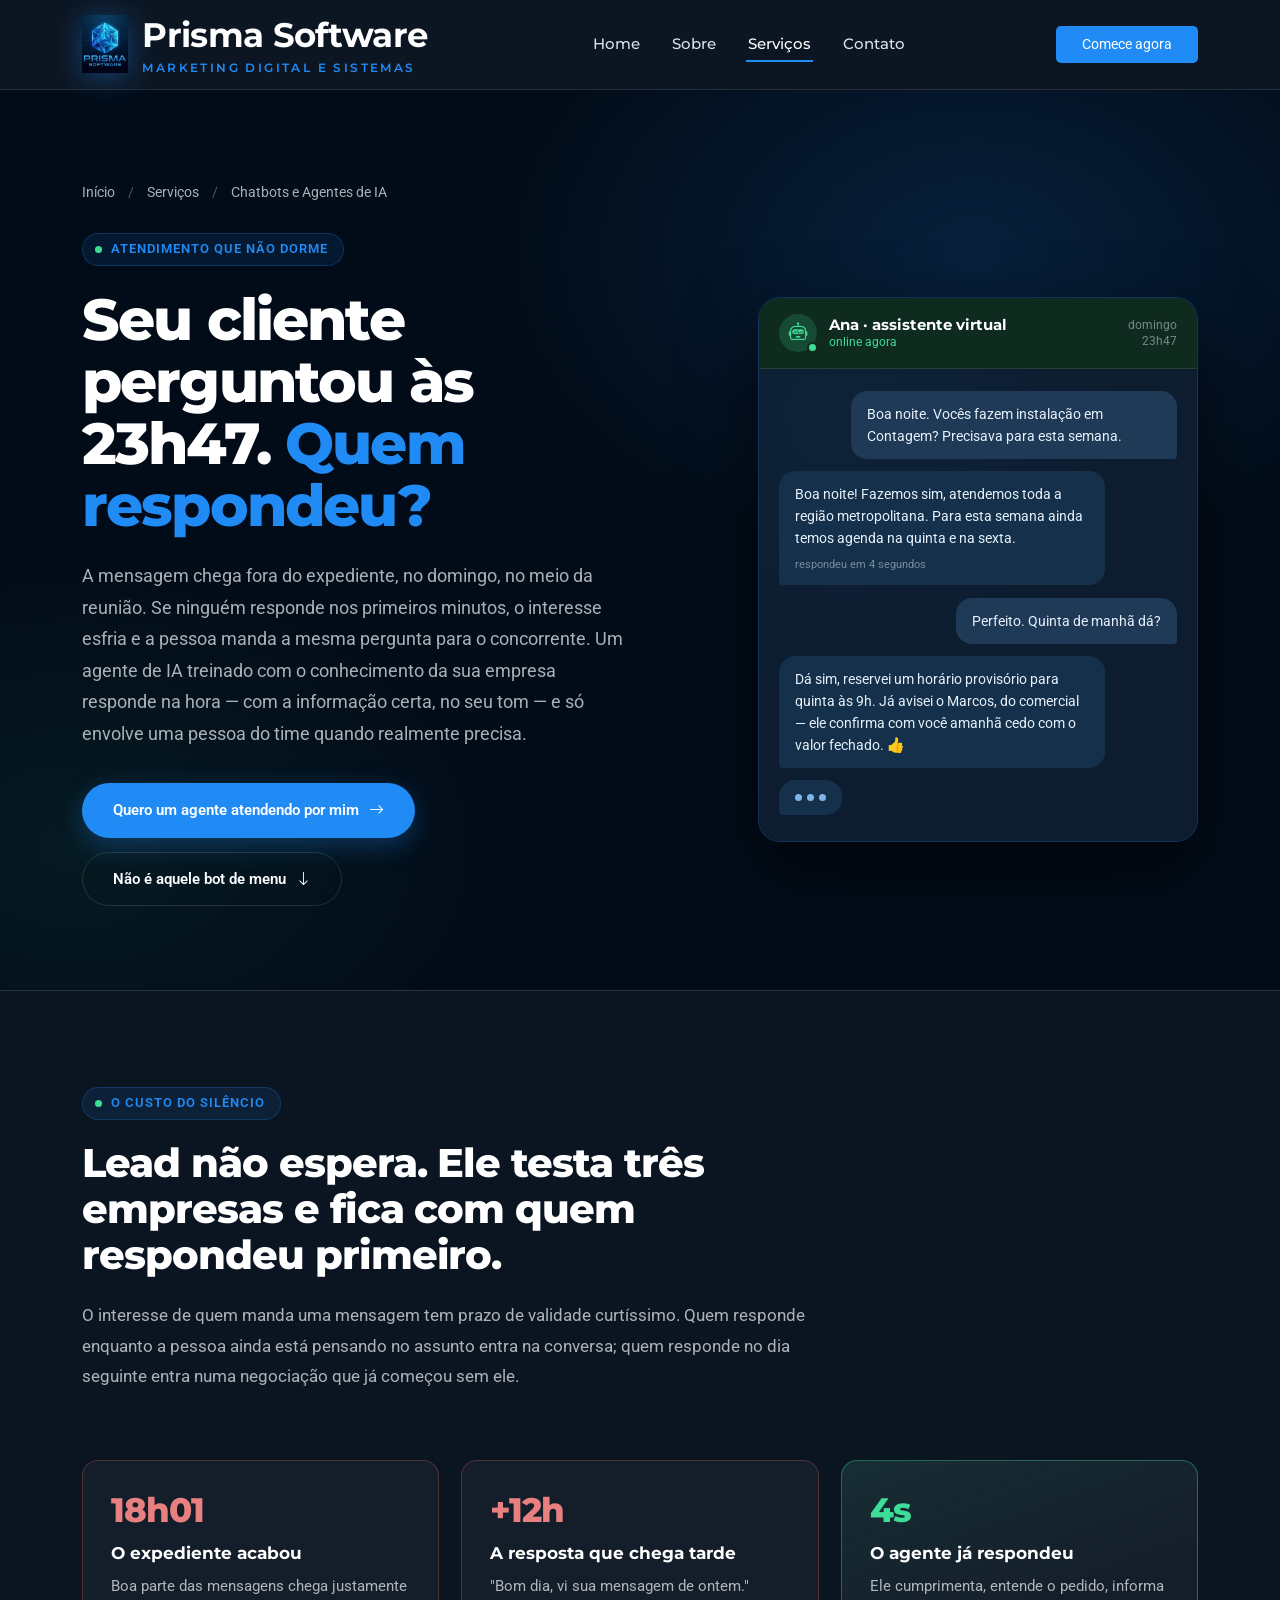
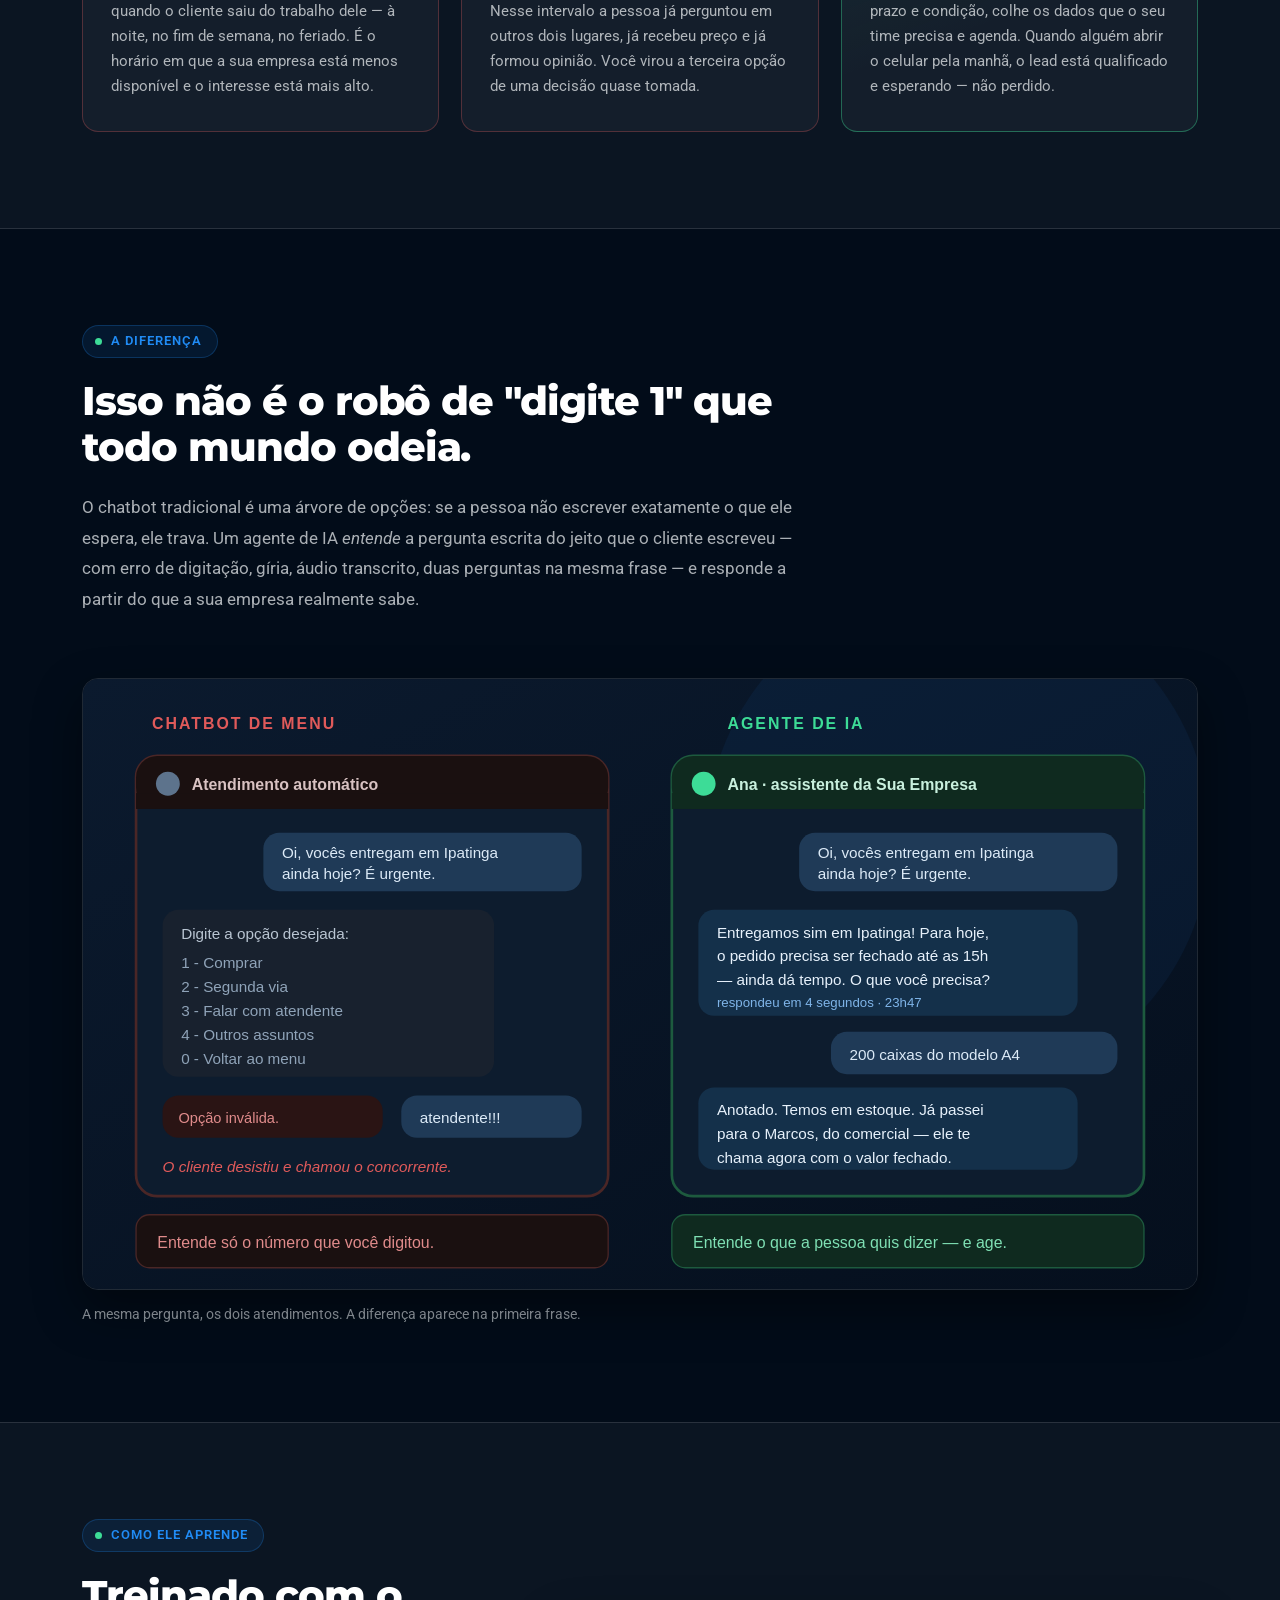
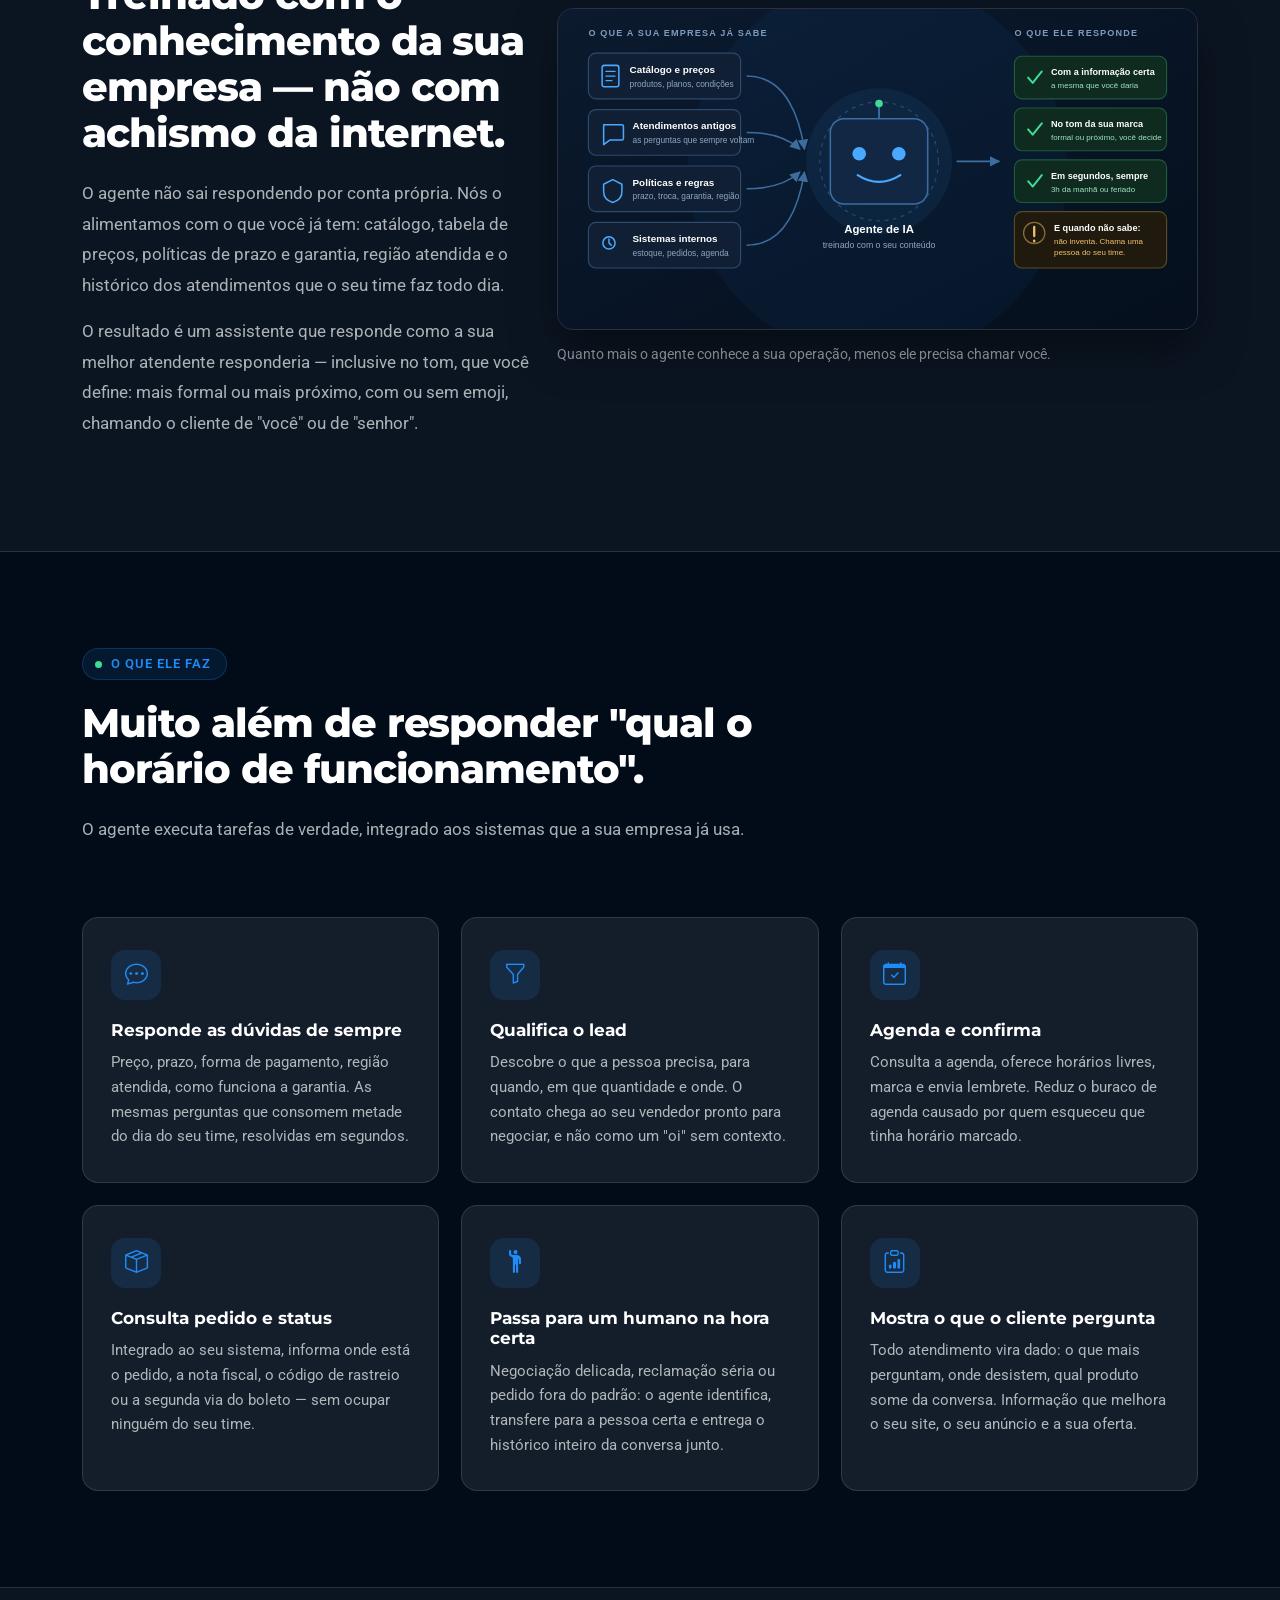
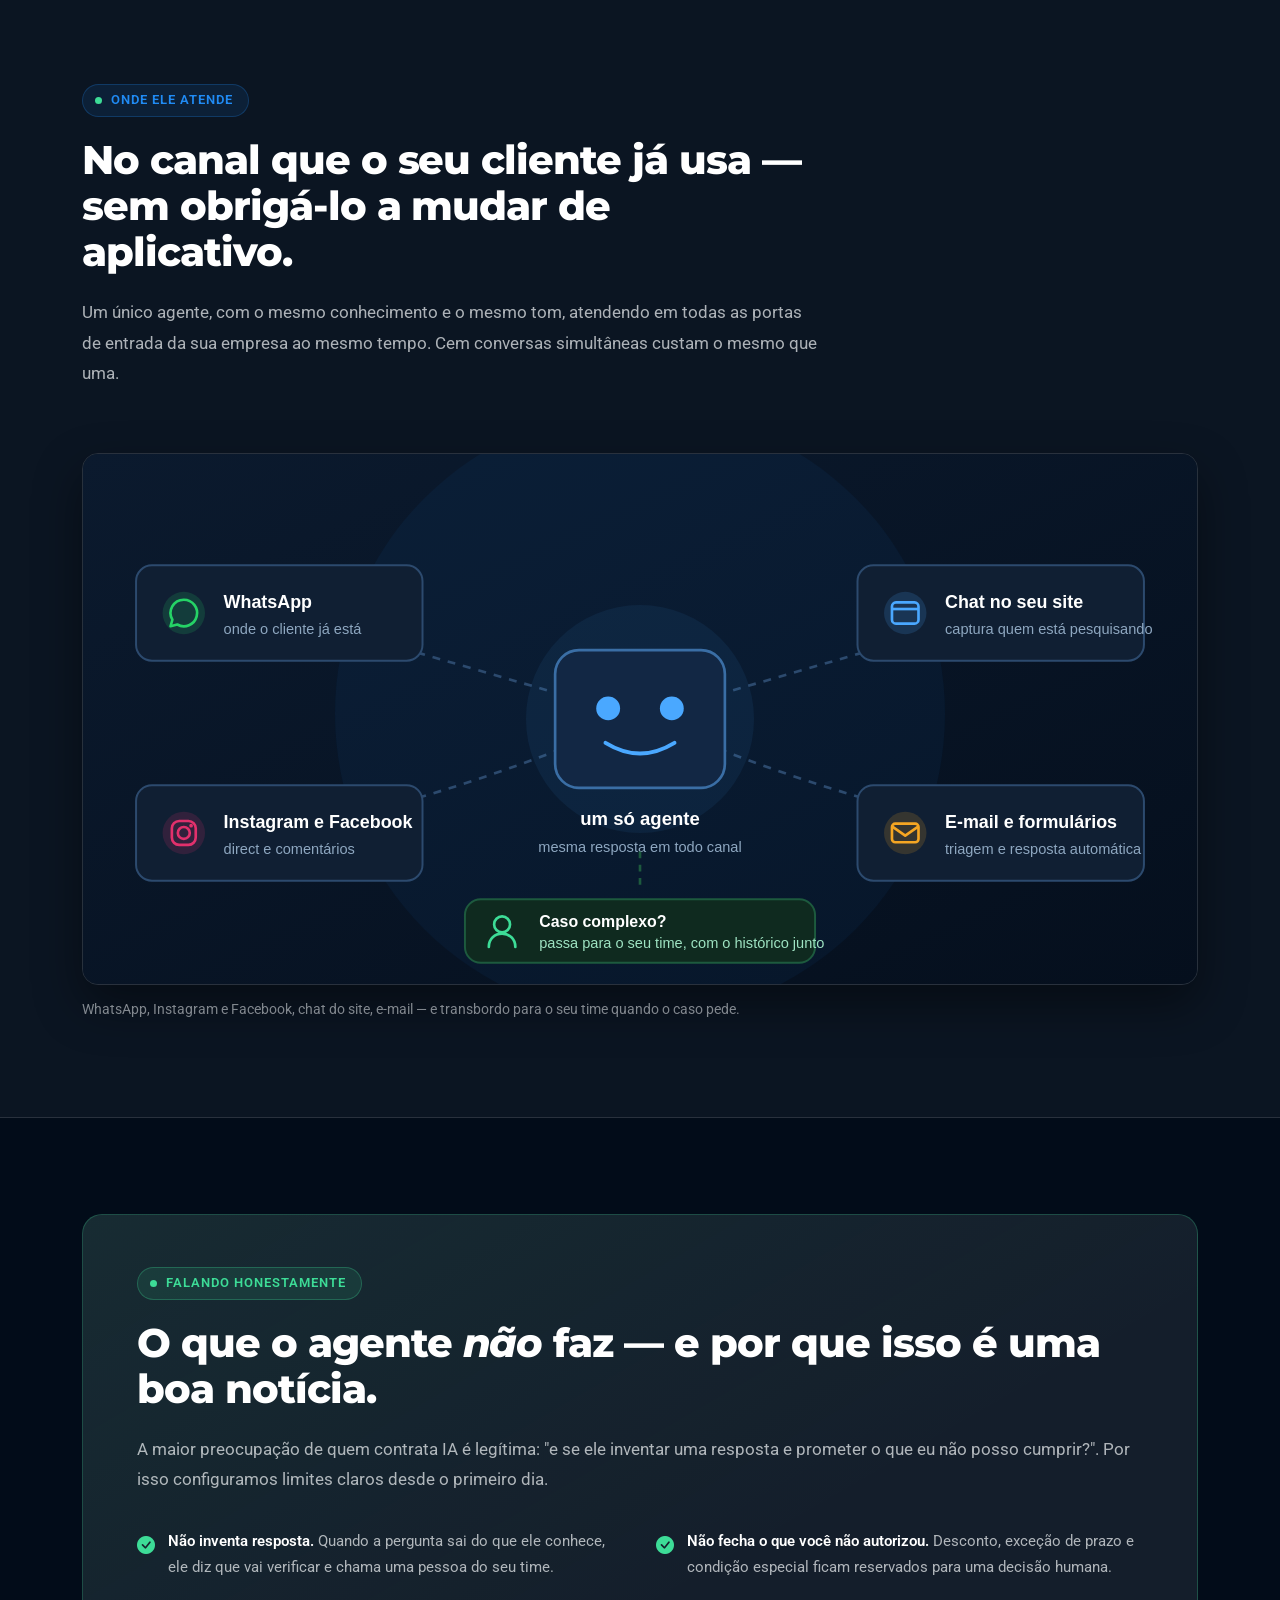
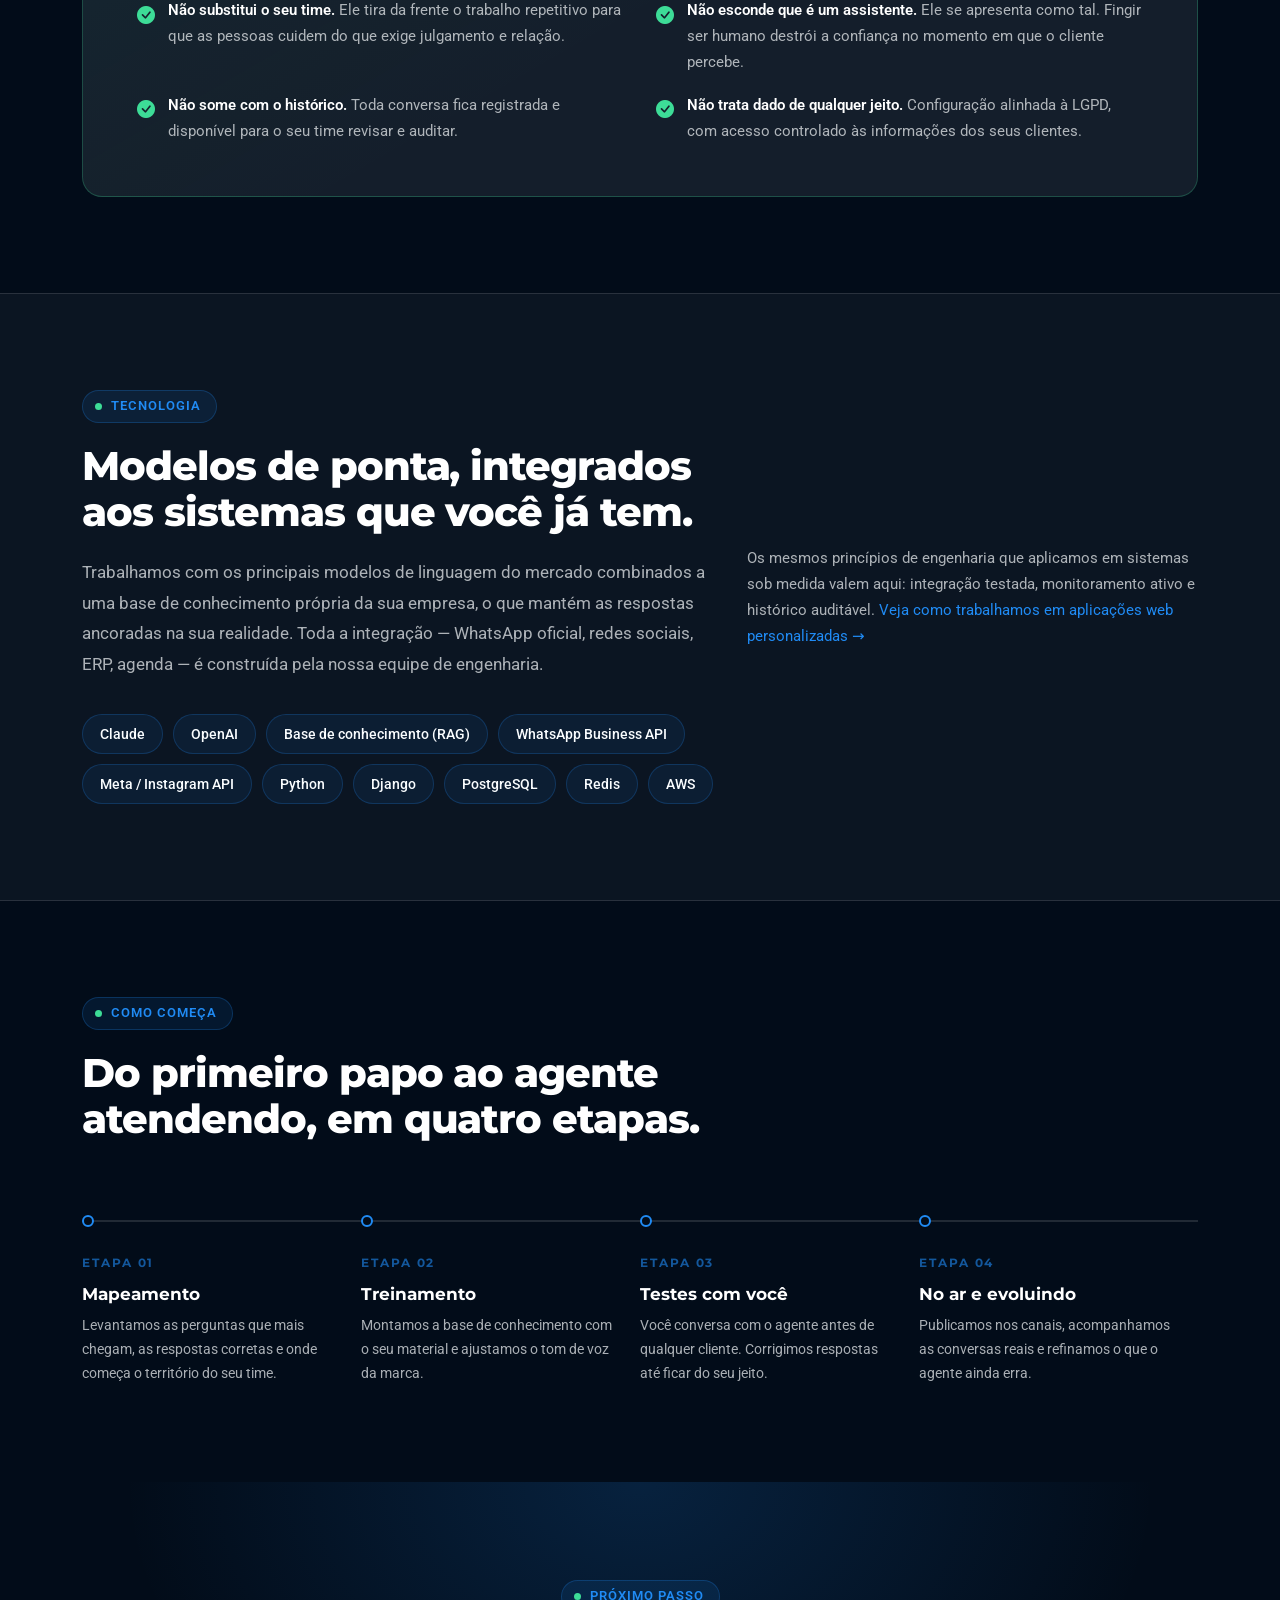
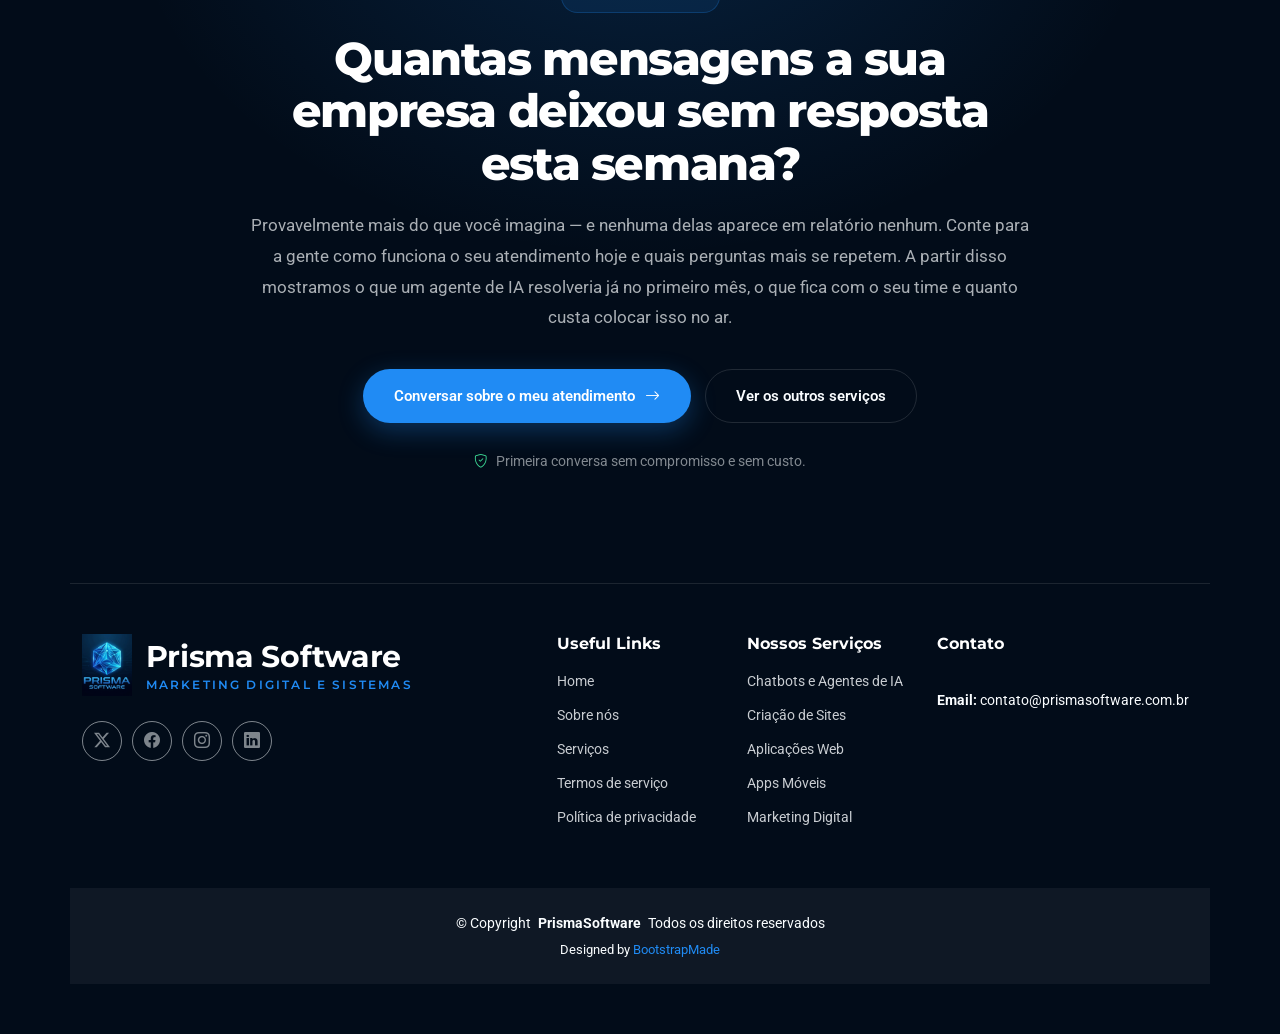
<file: chatbots-ia.html>
<!DOCTYPE html>
<html lang="pt-BR">

<head>
  <meta charset="utf-8">
  <meta content="width=device-width, initial-scale=1.0" name="viewport">
  <title>Chatbots e Agentes de IA — Prisma Software</title>
  <meta name="description" content="Seu cliente perguntou às 23h47. Quem respondeu? Criamos agentes de IA treinados com o conhecimento da sua empresa, que atendem no WhatsApp, Instagram e site 24 horas por dia, qualificam o lead e passam para o seu time na hora certa.">
  <meta name="keywords" content="chatbot, agente de IA, atendimento automático, WhatsApp, inteligência artificial, qualificação de leads">

  <!-- Favicons -->
  <link href="images/favicon.svg" rel="icon" type="image/svg+xml">
  <link href="images/favicon.png" rel="icon" type="image/png" sizes="64x64">
  <link href="images/apple-touch-icon.png" rel="apple-touch-icon">

  <!-- Fonts -->
  <link href="https://fonts.googleapis.com" rel="preconnect">
  <link href="https://fonts.gstatic.com" rel="preconnect" crossorigin="">
  <link href="https://fonts.googleapis.com/css2?family=Roboto:ital,wght@0,100;0,300;0,400;0,500;0,700;0,900;1,100;1,300;1,400;1,500;1,700;1,900&amp;family=Montserrat:ital,wght@0,100;0,200;0,300;0,400;0,500;0,600;0,700;0,800;0,900;1,100;1,200;1,300;1,400;1,500;1,600;1,700;1,800;1,900&amp;display=swap" rel="stylesheet">

  <!-- Vendor CSS Files -->
  <link href="css/bootstrap.min.css" rel="stylesheet">
  <link href="css/bootstrap-icons.css" rel="stylesheet">
  <link href="css/aos.css" rel="stylesheet">

  <!-- Main CSS File -->
  <link href="css/main.css" rel="stylesheet">
  <!-- Page CSS File -->
  <link href="css/servico-chatbots.css" rel="stylesheet">
</head>

<body class="page-ia">

  <header id="header" class="header d-flex align-items-center sticky-top">
    <div class="container position-relative d-flex align-items-center justify-content-between">

      <a href="index.html" class="logo d-flex align-items-center me-auto me-xl-0">
        <img src="images/logo.webp" alt="Prisma Software">
        <div class="logo-text">
          <div class="logo-name"><h1 class="sitename">Prisma Software</h1></div>
          <div class="logo-tagline">Marketing Digital e Sistemas</div>
        </div>
      </a>

      <nav id="navmenu" class="navmenu">
        <ul>
          <li><a href="index.html#hero">Home</a></li>
          <li><a href="index.html#about">Sobre</a></li>
          <li><a href="index.html#services" class="active">Serviços</a></li>
          <li><a href="index.html#contact">Contato</a></li>
        </ul>
        <i class="mobile-nav-toggle d-xl-none bi bi-list"></i>
      </nav>

      <a class="btn-getstarted" href="index.html#contact">Comece agora</a>

    </div>
  </header>

  <main class="main">

    <!-- Hero -->
    <section class="ia-hero">
      <div class="container">

        <nav class="ia-breadcrumb" aria-label="Você está aqui">
          <a href="index.html">Início</a>
          <span class="sep">/</span>
          <a href="index.html#services">Serviços</a>
          <span class="sep">/</span>
          <span>Chatbots e Agentes de IA</span>
        </nav>

        <div class="row align-items-center gy-5">
          <div class="col-lg-6" data-aos="fade-up">
            <div class="ia-tag">Atendimento que não dorme</div>
            <h1>Seu cliente perguntou às 23h47. <span class="hl">Quem respondeu?</span></h1>
            <p class="hero-text">A mensagem chega fora do expediente, no domingo, no meio da reunião. Se ninguém responde nos primeiros minutos, o interesse esfria e a pessoa manda a mesma pergunta para o concorrente. Um agente de IA treinado com o conhecimento da sua empresa responde na hora — com a informação certa, no seu tom — e só envolve uma pessoa do time quando realmente precisa.</p>
            <div class="ia-actions">
              <a href="index.html#contact" class="ia-btn ia-btn-primary">
                <span>Quero um agente atendendo por mim</span>
                <i class="bi bi-arrow-right"></i>
              </a>
              <a href="#diferenca" class="ia-btn ia-btn-ghost">
                <span>Não é aquele bot de menu</span>
                <i class="bi bi-arrow-down"></i>
              </a>
            </div>
          </div>

          <div class="col-lg-6" data-aos="fade-up" data-aos-delay="150">
            <div class="ia-chat">
              <div class="chat-head">
                <div class="chat-avatar"><i class="bi bi-robot"></i></div>
                <div class="chat-who">
                  <div class="nm">Ana · assistente virtual</div>
                  <div class="st">online agora</div>
                </div>
                <div class="chat-clock">domingo<br>23h47</div>
              </div>
              <div class="chat-body">
                <div class="msg them">Boa noite. Vocês fazem instalação em Contagem? Precisava para esta semana.</div>
                <div class="msg us">Boa noite! Fazemos sim, atendemos toda a região metropolitana. Para esta semana ainda temos agenda na quinta e na sexta. <span class="meta">respondeu em 4 segundos</span></div>
                <div class="msg them">Perfeito. Quinta de manhã dá?</div>
                <div class="msg us">Dá sim, reservei um horário provisório para quinta às 9h. Já avisei o Marcos, do comercial — ele confirma com você amanhã cedo com o valor fechado. 👍</div>
                <div class="typing"><span></span><span></span><span></span></div>
              </div>
            </div>
          </div>
        </div>

      </div>
    </section>

    <!-- O custo do silêncio -->
    <section class="ia-block alt">
      <div class="container">
        <div class="row">
          <div class="col-lg-8" data-aos="fade-up">
            <div class="ia-tag">O custo do silêncio</div>
            <h2>Lead não espera. Ele testa três empresas e fica com quem respondeu primeiro.</h2>
            <p>O interesse de quem manda uma mensagem tem prazo de validade curtíssimo. Quem responde enquanto a pessoa ainda está pensando no assunto entra na conversa; quem responde no dia seguinte entra numa negociação que já começou sem ele.</p>
          </div>
        </div>

        <div class="ia-loss" data-aos="fade-up" data-aos-delay="100">
          <div class="ia-loss-card bad">
            <div class="hour">18h01</div>
            <h3>O expediente acabou</h3>
            <p>Boa parte das mensagens chega justamente quando o cliente saiu do trabalho dele — à noite, no fim de semana, no feriado. É o horário em que a sua empresa está menos disponível e o interesse está mais alto.</p>
          </div>
          <div class="ia-loss-card bad">
            <div class="hour">+12h</div>
            <h3>A resposta que chega tarde</h3>
            <p>"Bom dia, vi sua mensagem de ontem." Nesse intervalo a pessoa já perguntou em outros dois lugares, já recebeu preço e já formou opinião. Você virou a terceira opção de uma decisão quase tomada.</p>
          </div>
          <div class="ia-loss-card good">
            <div class="hour">4s</div>
            <h3>O agente já respondeu</h3>
            <p>Ele cumprimenta, entende o pedido, informa prazo e condição, colhe os dados que o seu time precisa e agenda. Quando alguém abrir o celular pela manhã, o lead está qualificado e esperando — não perdido.</p>
          </div>
        </div>
      </div>
    </section>

    <!-- Diferença: menu x agente -->
    <section id="diferenca" class="ia-block">
      <div class="container">
        <div class="row">
          <div class="col-lg-8" data-aos="fade-up">
            <div class="ia-tag">A diferença</div>
            <h2>Isso não é o robô de "digite 1" que todo mundo odeia.</h2>
            <p>O chatbot tradicional é uma árvore de opções: se a pessoa não escrever exatamente o que ele espera, ele trava. Um agente de IA <em>entende</em> a pergunta escrita do jeito que o cliente escreveu — com erro de digitação, gíria, áudio transcrito, duas perguntas na mesma frase — e responde a partir do que a sua empresa realmente sabe.</p>
          </div>
        </div>

        <div class="row mt-5">
          <div class="col-12" data-aos="fade-up" data-aos-delay="120">
            <figure class="ia-figure m-0">
              <img src="images/ia-menu-vs-agente.svg" alt="Comparação: à esquerda um chatbot de menu responde 'opção inválida' e o cliente desiste; à direita um agente de IA entende a pergunta, informa o prazo e encaminha para o comercial" loading="lazy">
              <figcaption>A mesma pergunta, os dois atendimentos. A diferença aparece na primeira frase.</figcaption>
            </figure>
          </div>
        </div>
      </div>
    </section>

    <!-- Treinamento -->
    <section class="ia-block alt">
      <div class="container">
        <div class="row align-items-center gy-5">
          <div class="col-lg-5" data-aos="fade-up">
            <div class="ia-tag">Como ele aprende</div>
            <h2>Treinado com o conhecimento da sua empresa — não com achismo da internet.</h2>
            <p>O agente não sai respondendo por conta própria. Nós o alimentamos com o que você já tem: catálogo, tabela de preços, políticas de prazo e garantia, região atendida e o histórico dos atendimentos que o seu time faz todo dia.</p>
            <p>O resultado é um assistente que responde como a sua melhor atendente responderia — inclusive no tom, que você define: mais formal ou mais próximo, com ou sem emoji, chamando o cliente de "você" ou de "senhor".</p>
          </div>
          <div class="col-lg-7" data-aos="fade-up" data-aos-delay="120">
            <figure class="ia-figure m-0">
              <img src="images/ia-treinamento.svg" alt="Diagrama: catálogo, atendimentos antigos, políticas e sistemas internos alimentam o agente de IA, que responde com a informação certa, no tom da marca e em segundos" loading="lazy">
              <figcaption>Quanto mais o agente conhece a sua operação, menos ele precisa chamar você.</figcaption>
            </figure>
          </div>
        </div>
      </div>
    </section>

    <!-- Capacidades -->
    <section class="ia-block">
      <div class="container">
        <div class="row">
          <div class="col-lg-8" data-aos="fade-up">
            <div class="ia-tag">O que ele faz</div>
            <h2>Muito além de responder "qual o horário de funcionamento".</h2>
            <p>O agente executa tarefas de verdade, integrado aos sistemas que a sua empresa já usa.</p>
          </div>
        </div>

        <div class="ia-skills">
          <div class="ia-skill" data-aos="fade-up" data-aos-delay="100">
            <div class="s-ico"><i class="bi bi-chat-dots"></i></div>
            <h3>Responde as dúvidas de sempre</h3>
            <p>Preço, prazo, forma de pagamento, região atendida, como funciona a garantia. As mesmas perguntas que consomem metade do dia do seu time, resolvidas em segundos.</p>
          </div>

          <div class="ia-skill" data-aos="fade-up" data-aos-delay="140">
            <div class="s-ico"><i class="bi bi-funnel"></i></div>
            <h3>Qualifica o lead</h3>
            <p>Descobre o que a pessoa precisa, para quando, em que quantidade e onde. O contato chega ao seu vendedor pronto para negociar, e não como um "oi" sem contexto.</p>
          </div>

          <div class="ia-skill" data-aos="fade-up" data-aos-delay="180">
            <div class="s-ico"><i class="bi bi-calendar-check"></i></div>
            <h3>Agenda e confirma</h3>
            <p>Consulta a agenda, oferece horários livres, marca e envia lembrete. Reduz o buraco de agenda causado por quem esqueceu que tinha horário marcado.</p>
          </div>

          <div class="ia-skill" data-aos="fade-up" data-aos-delay="100">
            <div class="s-ico"><i class="bi bi-box-seam"></i></div>
            <h3>Consulta pedido e status</h3>
            <p>Integrado ao seu sistema, informa onde está o pedido, a nota fiscal, o código de rastreio ou a segunda via do boleto — sem ocupar ninguém do seu time.</p>
          </div>

          <div class="ia-skill" data-aos="fade-up" data-aos-delay="140">
            <div class="s-ico"><i class="bi bi-person-raised-hand"></i></div>
            <h3>Passa para um humano na hora certa</h3>
            <p>Negociação delicada, reclamação séria ou pedido fora do padrão: o agente identifica, transfere para a pessoa certa e entrega o histórico inteiro da conversa junto.</p>
          </div>

          <div class="ia-skill" data-aos="fade-up" data-aos-delay="180">
            <div class="s-ico"><i class="bi bi-clipboard-data"></i></div>
            <h3>Mostra o que o cliente pergunta</h3>
            <p>Todo atendimento vira dado: o que mais perguntam, onde desistem, qual produto some da conversa. Informação que melhora o seu site, o seu anúncio e a sua oferta.</p>
          </div>
        </div>
      </div>
    </section>

    <!-- Canais -->
    <section class="ia-block alt">
      <div class="container">
        <div class="row">
          <div class="col-lg-8" data-aos="fade-up">
            <div class="ia-tag">Onde ele atende</div>
            <h2>No canal que o seu cliente já usa — sem obrigá-lo a mudar de aplicativo.</h2>
            <p>Um único agente, com o mesmo conhecimento e o mesmo tom, atendendo em todas as portas de entrada da sua empresa ao mesmo tempo. Cem conversas simultâneas custam o mesmo que uma.</p>
          </div>
        </div>

        <div class="row mt-5">
          <div class="col-12" data-aos="fade-up" data-aos-delay="120">
            <figure class="ia-figure m-0">
              <img src="images/ia-canais.svg" alt="Um mesmo agente de IA atendendo no WhatsApp, Instagram, chat do site e e-mail, com transbordo para um atendente humano quando o caso é complexo" loading="lazy">
              <figcaption>WhatsApp, Instagram e Facebook, chat do site, e-mail — e transbordo para o seu time quando o caso pede.</figcaption>
            </figure>
          </div>
        </div>
      </div>
    </section>

    <!-- Limites / honestidade -->
    <section class="ia-block">
      <div class="container">
        <div class="ia-limits" data-aos="fade-up">
          <div class="ia-tag">Falando honestamente</div>
          <h2>O que o agente <em>não</em> faz — e por que isso é uma boa notícia.</h2>
          <p>A maior preocupação de quem contrata IA é legítima: "e se ele inventar uma resposta e prometer o que eu não posso cumprir?". Por isso configuramos limites claros desde o primeiro dia.</p>

          <ul class="ia-limit-list">
            <li>
              <i class="bi bi-check-circle-fill"></i>
              <span><strong>Não inventa resposta.</strong> Quando a pergunta sai do que ele conhece, ele diz que vai verificar e chama uma pessoa do seu time.</span>
            </li>
            <li>
              <i class="bi bi-check-circle-fill"></i>
              <span><strong>Não fecha o que você não autorizou.</strong> Desconto, exceção de prazo e condição especial ficam reservados para uma decisão humana.</span>
            </li>
            <li>
              <i class="bi bi-check-circle-fill"></i>
              <span><strong>Não substitui o seu time.</strong> Ele tira da frente o trabalho repetitivo para que as pessoas cuidem do que exige julgamento e relação.</span>
            </li>
            <li>
              <i class="bi bi-check-circle-fill"></i>
              <span><strong>Não esconde que é um assistente.</strong> Ele se apresenta como tal. Fingir ser humano destrói a confiança no momento em que o cliente percebe.</span>
            </li>
            <li>
              <i class="bi bi-check-circle-fill"></i>
              <span><strong>Não some com o histórico.</strong> Toda conversa fica registrada e disponível para o seu time revisar e auditar.</span>
            </li>
            <li>
              <i class="bi bi-check-circle-fill"></i>
              <span><strong>Não trata dado de qualquer jeito.</strong> Configuração alinhada à LGPD, com acesso controlado às informações dos seus clientes.</span>
            </li>
          </ul>
        </div>
      </div>
    </section>

    <!-- Tecnologia -->
    <section class="ia-block alt">
      <div class="container">
        <div class="row align-items-center gy-4">
          <div class="col-lg-7" data-aos="fade-up">
            <div class="ia-tag">Tecnologia</div>
            <h2>Modelos de ponta, integrados aos sistemas que você já tem.</h2>
            <p>Trabalhamos com os principais modelos de linguagem do mercado combinados a uma base de conhecimento própria da sua empresa, o que mantém as respostas ancoradas na sua realidade. Toda a integração — WhatsApp oficial, redes sociais, ERP, agenda — é construída pela nossa equipe de engenharia.</p>
            <div class="ia-tech">
              <span class="chip">Claude</span>
              <span class="chip">OpenAI</span>
              <span class="chip">Base de conhecimento (RAG)</span>
              <span class="chip">WhatsApp Business API</span>
              <span class="chip">Meta / Instagram API</span>
              <span class="chip">Python</span>
              <span class="chip">Django</span>
              <span class="chip">PostgreSQL</span>
              <span class="chip">Redis</span>
              <span class="chip">AWS</span>
            </div>
          </div>
          <div class="col-lg-5" data-aos="fade-up" data-aos-delay="120">
            <p class="mb-0" style="font-size:15px;line-height:1.75;">Os mesmos princípios de engenharia que aplicamos em sistemas sob medida valem aqui: integração testada, monitoramento ativo e histórico auditável. <a href="aplicacoes-web.html">Veja como trabalhamos em aplicações web personalizadas →</a></p>
          </div>
        </div>
      </div>
    </section>

    <!-- Processo -->
    <section class="ia-block">
      <div class="container">
        <div class="row">
          <div class="col-lg-8" data-aos="fade-up">
            <div class="ia-tag">Como começa</div>
            <h2>Do primeiro papo ao agente atendendo, em quatro etapas.</h2>
          </div>
        </div>

        <div class="ia-steps" data-aos="fade-up" data-aos-delay="120">
          <div class="ia-step">
            <span class="st-num">ETAPA 01</span>
            <h3>Mapeamento</h3>
            <p>Levantamos as perguntas que mais chegam, as respostas corretas e onde começa o território do seu time.</p>
          </div>
          <div class="ia-step">
            <span class="st-num">ETAPA 02</span>
            <h3>Treinamento</h3>
            <p>Montamos a base de conhecimento com o seu material e ajustamos o tom de voz da marca.</p>
          </div>
          <div class="ia-step">
            <span class="st-num">ETAPA 03</span>
            <h3>Testes com você</h3>
            <p>Você conversa com o agente antes de qualquer cliente. Corrigimos respostas até ficar do seu jeito.</p>
          </div>
          <div class="ia-step">
            <span class="st-num">ETAPA 04</span>
            <h3>No ar e evoluindo</h3>
            <p>Publicamos nos canais, acompanhamos as conversas reais e refinamos o que o agente ainda erra.</p>
          </div>
        </div>
      </div>
    </section>

    <!-- Fechamento -->
    <section class="ia-final">
      <div class="container">
        <div class="ia-final-inner" data-aos="fade-up">
          <div class="ia-tag">Próximo passo</div>
          <h2>Quantas mensagens a sua empresa deixou sem resposta esta semana?</h2>
          <p>Provavelmente mais do que você imagina — e nenhuma delas aparece em relatório nenhum. Conte para a gente como funciona o seu atendimento hoje e quais perguntas mais se repetem. A partir disso mostramos o que um agente de IA resolveria já no primeiro mês, o que fica com o seu time e quanto custa colocar isso no ar.</p>
          <div class="ia-actions">
            <a href="index.html#contact" class="ia-btn ia-btn-primary">
              <span>Conversar sobre o meu atendimento</span>
              <i class="bi bi-arrow-right"></i>
            </a>
            <a href="index.html#services" class="ia-btn ia-btn-ghost">
              <span>Ver os outros serviços</span>
            </a>
          </div>
          <div class="reassure">
            <i class="bi bi-shield-check"></i>
            <span>Primeira conversa sem compromisso e sem custo.</span>
          </div>
        </div>
      </div>
    </section>

  </main>

  <footer id="footer" class="footer">

    <div class="container footer-top">
      <div class="row gy-4">
        <div class="col-lg-5 col-md-12 footer-about">
          <a href="index.html" class="logo d-flex align-items-center">
            <img src="images/logo.webp" alt="Prisma Software">
            <span class="logo-text">
              <span class="sitename">Prisma Software</span>
              <span class="logo-tagline">Marketing Digital e Sistemas</span>
            </span>
          </a>
          <div class="social-links d-flex mt-4">
            <a href=""><i class="bi bi-twitter-x"></i></a>
            <a href=""><i class="bi bi-facebook"></i></a>
            <a href=""><i class="bi bi-instagram"></i></a>
            <a href=""><i class="bi bi-linkedin"></i></a>
          </div>
        </div>

        <div class="col-lg-2 col-6 footer-links">
          <h4>Useful Links</h4>
          <ul>
            <li><a href="index.html">Home</a></li>
            <li><a href="index.html#about">Sobre nós</a></li>
            <li><a href="index.html#services">Serviços</a></li>
            <li><a href="#">Termos de serviço</a></li>
            <li><a href="#">Política de privacidade</a></li>
          </ul>
        </div>

        <div class="col-lg-2 col-6 footer-links">
          <h4>Nossos Serviços</h4>
          <ul>
            <li><a href="chatbots-ia.html">Chatbots e Agentes de IA</a></li>
            <li><a href="criacao-de-sites.html">Criação de Sites</a></li>
            <li><a href="aplicacoes-web.html">Aplicações Web</a></li>
            <li><a href="apps-moveis.html">Apps Móveis</a></li>
            <li><a href="marketing-digital.html">Marketing Digital</a></li>
          </ul>
        </div>

        <div class="col-lg-3 col-md-12 footer-contact text-center text-md-start">
          <h4>Contato</h4>
          <p class="mt-4"><strong>Email:</strong> <span>contato@prismasoftware.com.br</span></p>
        </div>

      </div>
    </div>

    <div class="container copyright text-center mt-4">
      <p>© <span>Copyright</span> <strong class="px-1 sitename">PrismaSoftware</strong> <span>Todos os direitos reservados</span></p>
      <div class="credits">
        <!-- All the links in the footer should remain intact. -->
        <!-- You can delete the links only if you've purchased the pro version. -->
        <!-- Licensing information: https://bootstrapmade.com/license/ -->
        Designed by <a href="https://bootstrapmade.com/">BootstrapMade</a>
      </div>
    </div>

  </footer>

  <!-- Scroll Top -->
  <a href="#" id="scroll-top" class="scroll-top d-flex align-items-center justify-content-center"><i class="bi bi-arrow-up-short"></i></a>

  <!-- Preloader -->
  <div id="preloader"></div>

  <!-- Vendor JS Files -->
  <script src="js/bootstrap.bundle.min.js"></script>
  <script src="js/aos.js"></script>

  <!-- Main JS File -->
  <script src="js/main.js"></script>

</body>

</html>
</file>
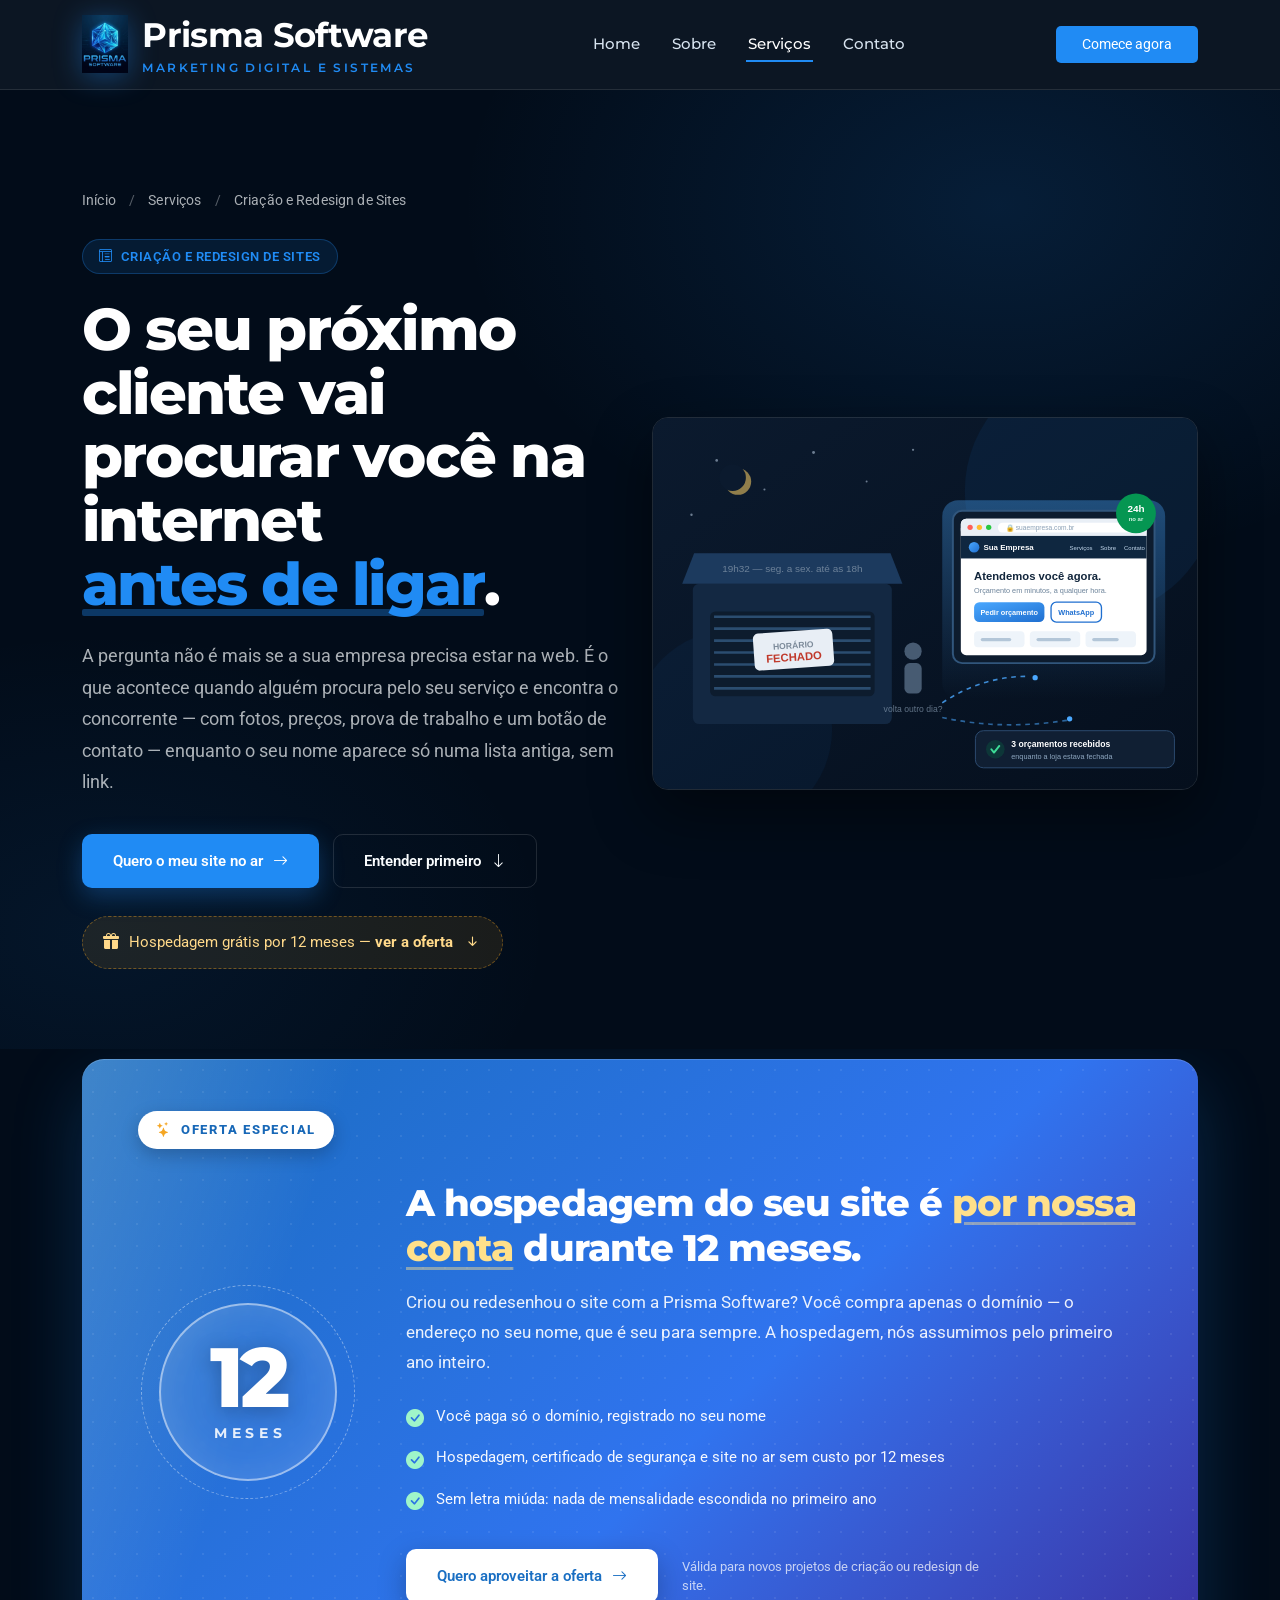
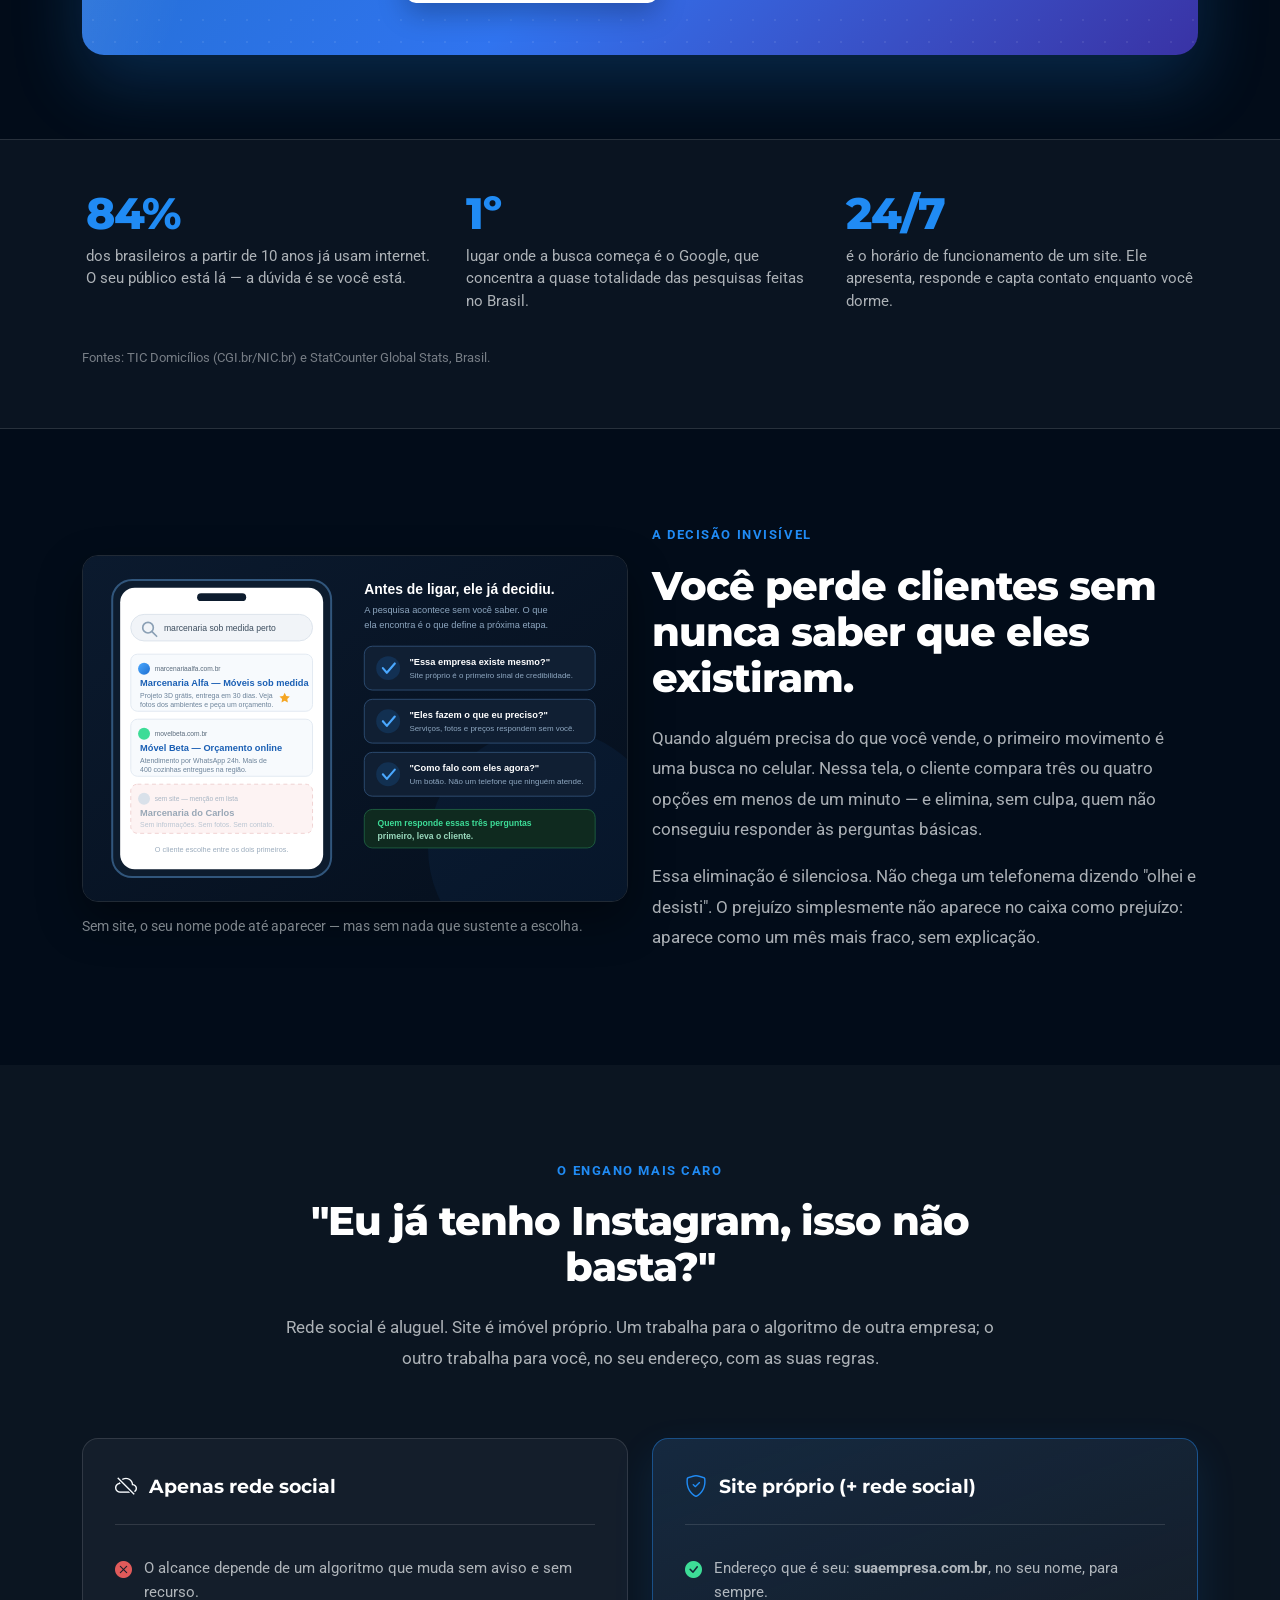
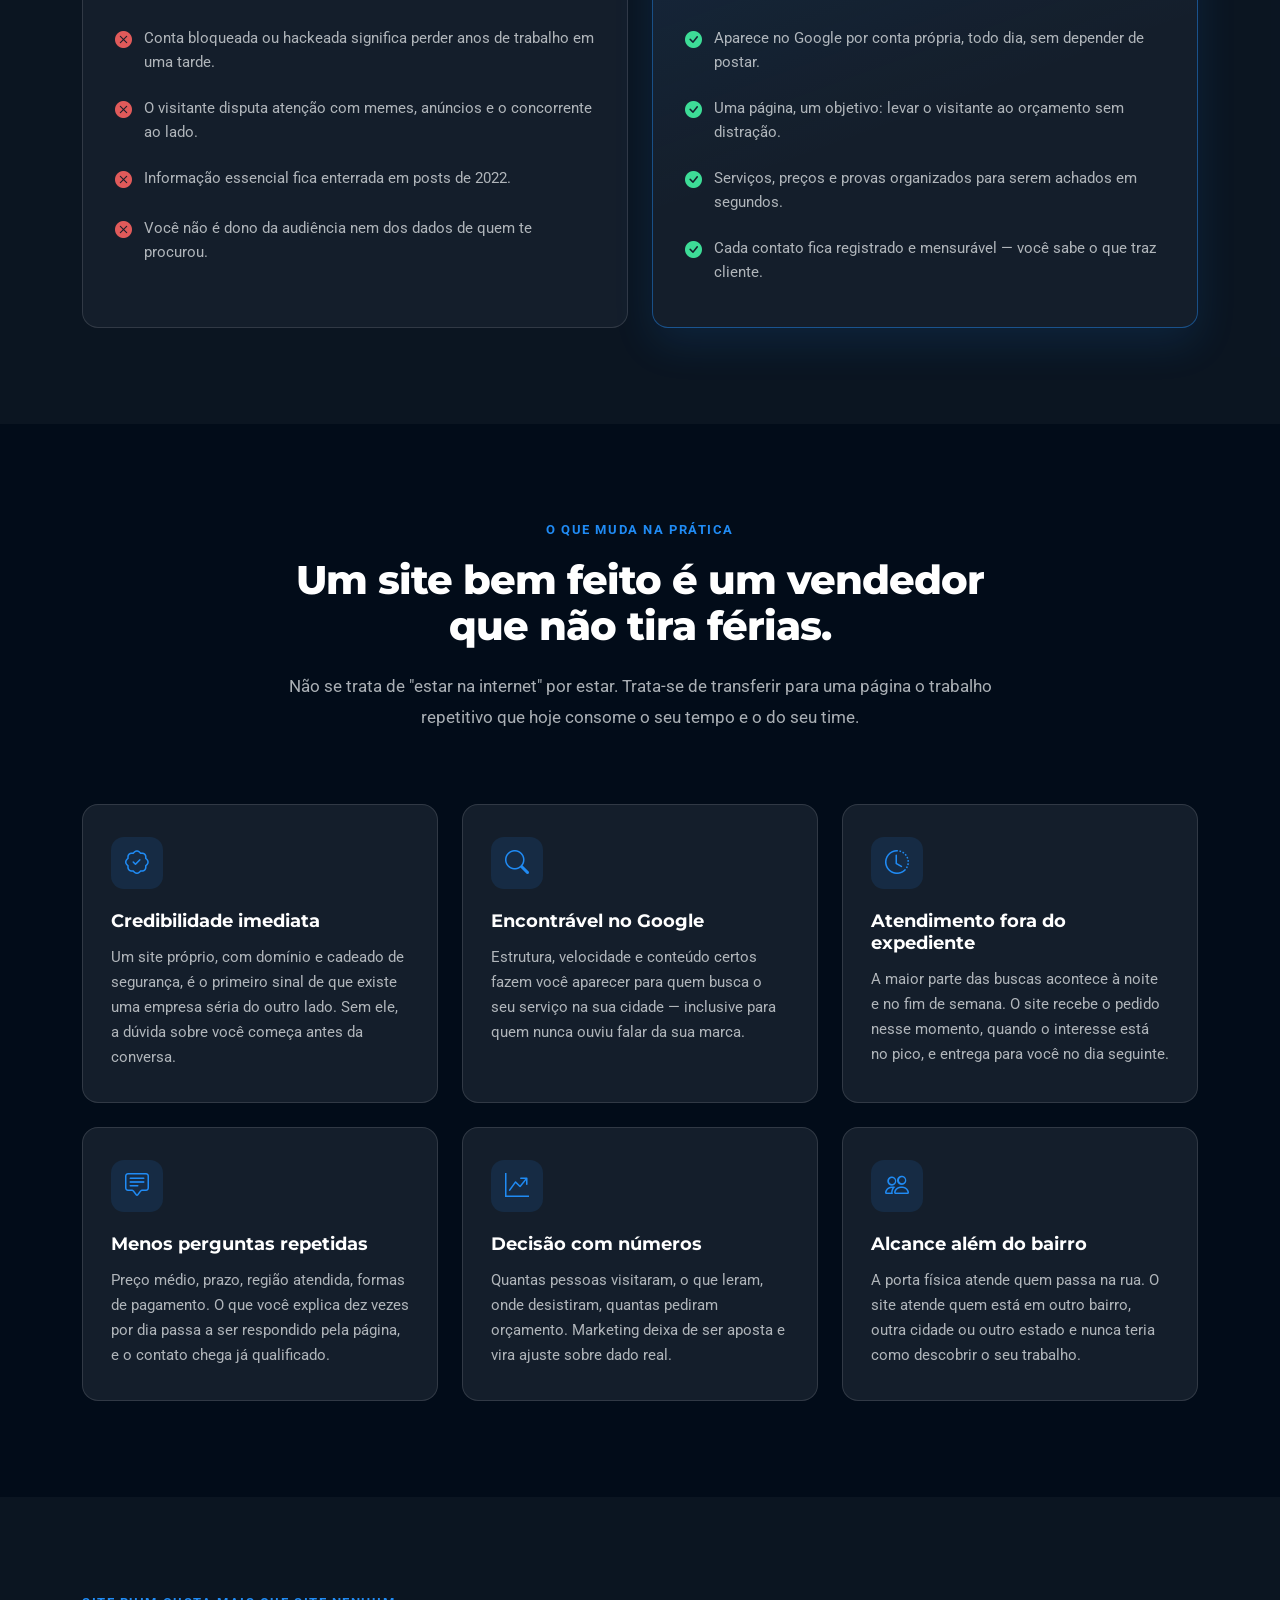
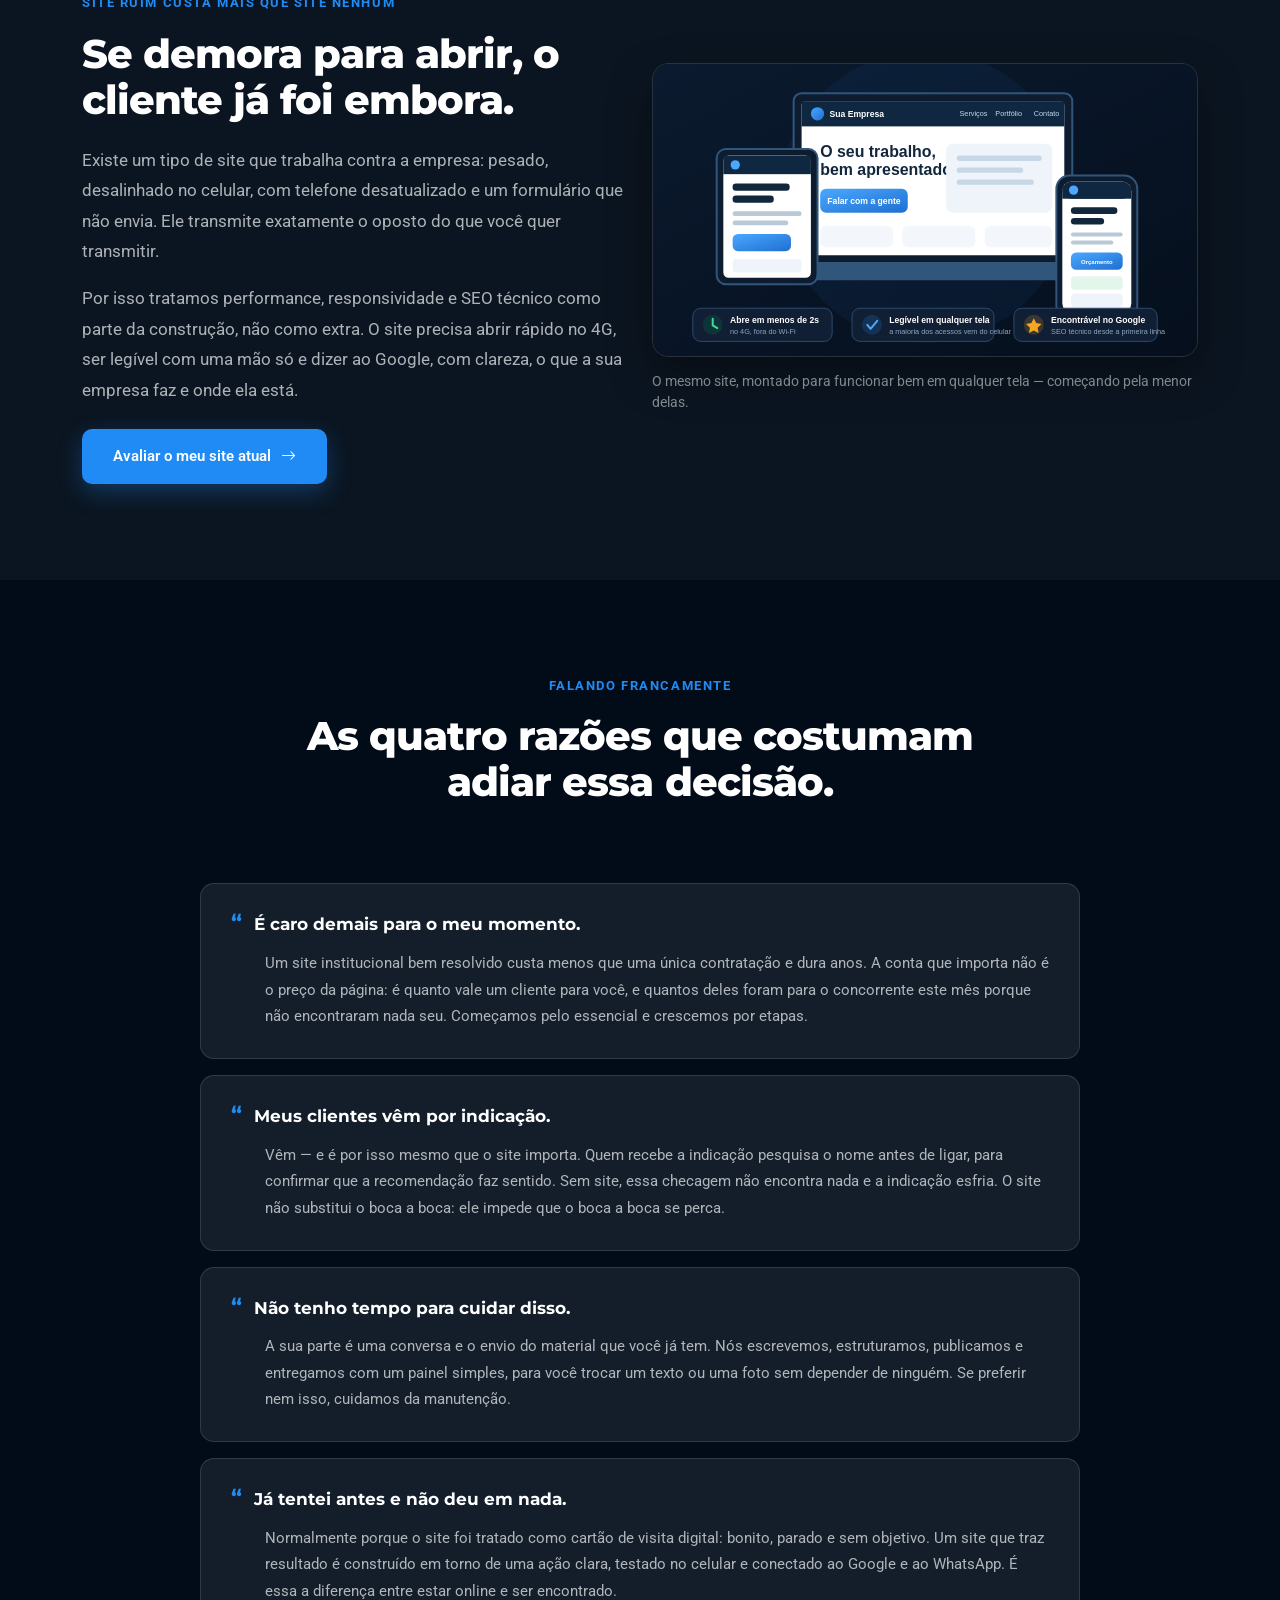
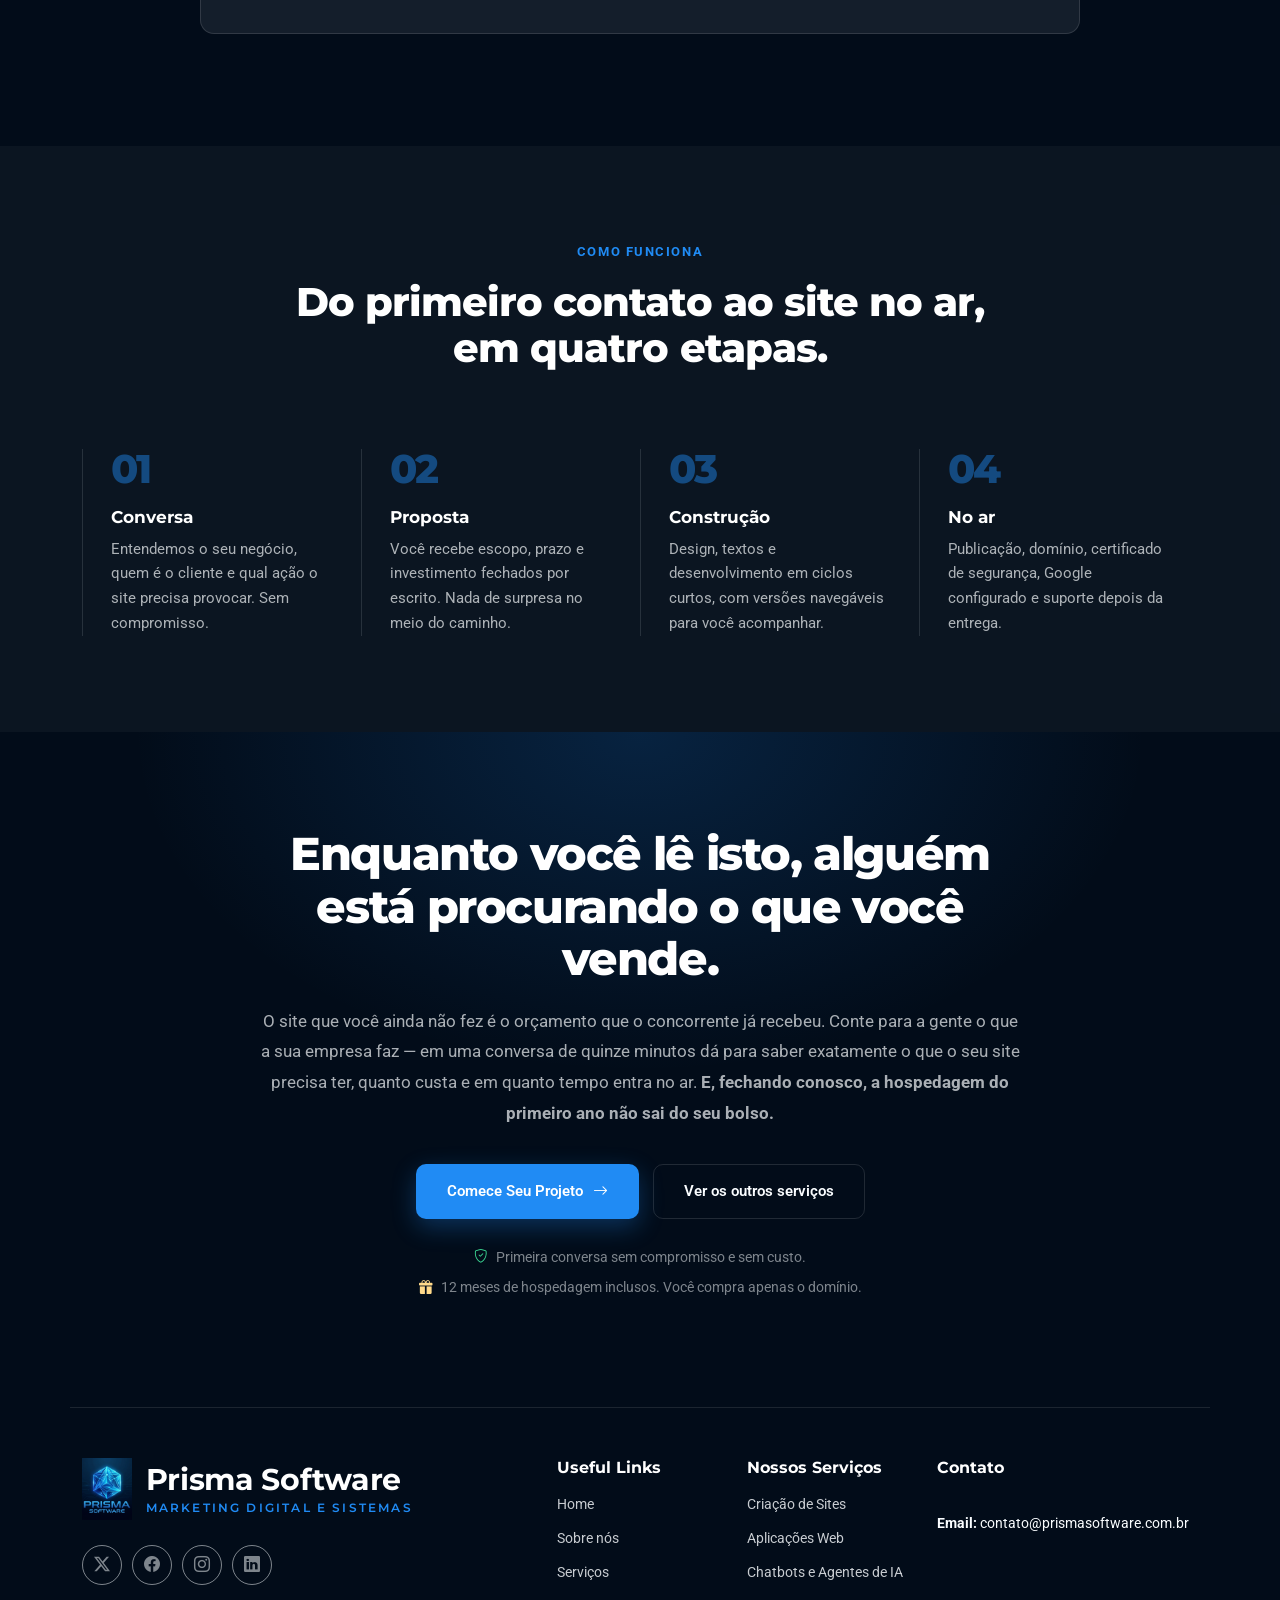
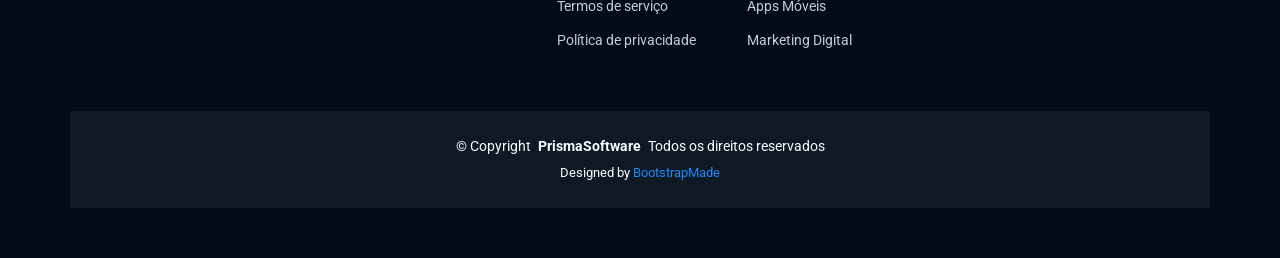
<file: criacao-de-sites.html>
<!DOCTYPE html>
<html lang="pt-BR">

<head>
  <meta charset="utf-8">
  <meta content="width=device-width, initial-scale=1.0" name="viewport">
  <title>Por que a sua empresa precisa de um site — Prisma Software</title>
  <meta name="description" content="Seu próximo cliente vai procurar você na internet antes de ligar. Criando ou redesenhando o site com a Prisma Software, a hospedagem é por nossa conta durante 12 meses — você compra apenas o domínio.">
  <meta name="keywords" content="criação de sites, redesign de site, site para empresa, presença digital, site institucional">

  <!-- Favicons -->
  <link href="images/favicon.svg" rel="icon" type="image/svg+xml">
  <link href="images/favicon.png" rel="icon" type="image/png" sizes="64x64">
  <link href="images/apple-touch-icon.png" rel="apple-touch-icon">

  <!-- Fonts -->
  <link href="https://fonts.googleapis.com" rel="preconnect">
  <link href="https://fonts.gstatic.com" rel="preconnect" crossorigin="">
  <link href="https://fonts.googleapis.com/css2?family=Roboto:ital,wght@0,100;0,300;0,400;0,500;0,700;0,900;1,100;1,300;1,400;1,500;1,700;1,900&amp;family=Montserrat:ital,wght@0,100;0,200;0,300;0,400;0,500;0,600;0,700;0,800;0,900;1,100;1,200;1,300;1,400;1,500;1,600;1,700;1,800;1,900&amp;display=swap" rel="stylesheet">

  <!-- Vendor CSS Files -->
  <link href="css/bootstrap.min.css" rel="stylesheet">
  <link href="css/bootstrap-icons.css" rel="stylesheet">
  <link href="css/aos.css" rel="stylesheet">

  <!-- Main CSS File -->
  <link href="css/main.css" rel="stylesheet">
  <!-- Page CSS File -->
  <link href="css/servico-sites.css" rel="stylesheet">
</head>

<body class="page-sites">

  <header id="header" class="header d-flex align-items-center sticky-top">
    <div class="container position-relative d-flex align-items-center justify-content-between">

      <a href="index.html" class="logo d-flex align-items-center me-auto me-xl-0">
        <img src="images/logo.webp" alt="Prisma Software">
        <div class="logo-text">
          <div class="logo-name"><h1 class="sitename">Prisma Software</h1></div>
          <div class="logo-tagline">Marketing Digital e Sistemas</div>
        </div>
      </a>

      <nav id="navmenu" class="navmenu">
        <ul>
          <li><a href="index.html#hero">Home</a></li>
          <li><a href="index.html#about">Sobre</a></li>
          <li><a href="index.html#services" class="active">Serviços</a></li>
          <li><a href="index.html#contact">Contato</a></li>
        </ul>
        <i class="mobile-nav-toggle d-xl-none bi bi-list"></i>
      </nav>

      <a class="btn-getstarted" href="index.html#contact">Comece agora</a>

    </div>
  </header>

  <main class="main">

    <!-- Hero -->
    <section class="svc-hero">
      <div class="container">

        <nav class="svc-breadcrumb" aria-label="Você está aqui">
          <a href="index.html">Início</a>
          <span class="sep">/</span>
          <a href="index.html#services">Serviços</a>
          <span class="sep">/</span>
          <span>Criação e Redesign de Sites</span>
        </nav>

        <div class="row align-items-center gy-5">
          <div class="col-lg-6" data-aos="fade-up">
            <div class="svc-eyebrow">
              <i class="bi bi-layout-text-window-reverse"></i>
              <span>Criação e Redesign de Sites</span>
            </div>
            <h1>O seu próximo cliente vai procurar você na internet <em>antes de ligar</em>.</h1>
            <p class="hero-text">A pergunta não é mais se a sua empresa precisa estar na web. É o que acontece quando alguém procura pelo seu serviço e encontra o concorrente — com fotos, preços, prova de trabalho e um botão de contato — enquanto o seu nome aparece só numa lista antiga, sem link.</p>
            <div class="svc-actions">
              <a href="index.html#contact" class="svc-btn svc-btn-primary">
                <span>Quero o meu site no ar</span>
                <i class="bi bi-arrow-right"></i>
              </a>
              <a href="#comparativo" class="svc-btn svc-btn-ghost">
                <span>Entender primeiro</span>
                <i class="bi bi-arrow-down"></i>
              </a>
            </div>
            <a href="#oferta" class="hero-offer-hook">
              <i class="bi bi-gift-fill"></i>
              <span>Hospedagem grátis por 12 meses — <strong>ver a oferta</strong></span>
              <i class="bi bi-arrow-down-short"></i>
            </a>
          </div>

          <div class="col-lg-6" data-aos="fade-up" data-aos-delay="150">
            <figure class="svc-hero-figure m-0">
              <img src="images/web-vitrine-24h.svg" alt="Ilustração: a loja física está fechada às 19h32, mas o site da empresa continua recebendo orçamentos pela internet" loading="eager">
            </figure>
          </div>
        </div>

      </div>
    </section>

    <!-- Oferta especial -->
    <section class="svc-offer" id="oferta">
      <div class="container">
        <div class="offer-card" data-aos="zoom-in">

          <div class="offer-flag">
            <i class="bi bi-stars"></i>
            <span>Oferta especial</span>
          </div>

          <div class="offer-grid">

            <div class="offer-figure" aria-hidden="true">
              <div class="offer-number">
                <span class="n">12</span>
                <span class="u">meses</span>
              </div>
              <div class="offer-ring"></div>
            </div>

            <div class="offer-body">
              <h2>A hospedagem do seu site é <em>por nossa conta</em> durante 12 meses.</h2>
              <p>Criou ou redesenhou o site com a Prisma Software? Você compra apenas o domínio — o endereço no seu nome, que é seu para sempre. A hospedagem, nós assumimos pelo primeiro ano inteiro.</p>

              <ul class="offer-list">
                <li><i class="bi bi-check-circle-fill"></i><span>Você paga só o domínio, registrado no seu nome</span></li>
                <li><i class="bi bi-check-circle-fill"></i><span>Hospedagem, certificado de segurança e site no ar sem custo por 12 meses</span></li>
                <li><i class="bi bi-check-circle-fill"></i><span>Sem letra miúda: nada de mensalidade escondida no primeiro ano</span></li>
              </ul>

              <div class="offer-actions">
                <a href="index.html#contact" class="svc-btn svc-btn-offer">
                  <span>Quero aproveitar a oferta</span>
                  <i class="bi bi-arrow-right"></i>
                </a>
                <span class="offer-note">Válida para novos projetos de criação ou redesign de site.</span>
              </div>
            </div>

          </div>
        </div>
      </div>
    </section>

    <!-- Faixa de argumentos -->
    <section class="svc-facts">
      <div class="container" data-aos="fade-up">
        <div class="row gy-4 text-center text-md-start">
          <div class="col-md-4">
            <div class="fact">
              <div class="fact-value">84%</div>
              <div class="fact-label">dos brasileiros a partir de 10 anos já usam internet. O seu público está lá — a dúvida é se você está.</div>
            </div>
          </div>
          <div class="col-md-4">
            <div class="fact">
              <div class="fact-value">1º</div>
              <div class="fact-label">lugar onde a busca começa é o Google, que concentra a quase totalidade das pesquisas feitas no Brasil.</div>
            </div>
          </div>
          <div class="col-md-4">
            <div class="fact">
              <div class="fact-value">24/7</div>
              <div class="fact-label">é o horário de funcionamento de um site. Ele apresenta, responde e capta contato enquanto você dorme.</div>
            </div>
          </div>
        </div>
        <p class="fact-source">Fontes: TIC Domicílios (CGI.br/NIC.br) e StatCounter Global Stats, Brasil.</p>
      </div>
    </section>

    <!-- A busca silenciosa -->
    <section class="svc-block">
      <div class="container">
        <div class="row align-items-center gy-5">
          <div class="col-lg-6 order-lg-2" data-aos="fade-up">
            <div class="svc-lead-in">A decisão invisível</div>
            <h2>Você perde clientes sem nunca saber que eles existiram.</h2>
            <p>Quando alguém precisa do que você vende, o primeiro movimento é uma busca no celular. Nessa tela, o cliente compara três ou quatro opções em menos de um minuto — e elimina, sem culpa, quem não conseguiu responder às perguntas básicas.</p>
            <p>Essa eliminação é silenciosa. Não chega um telefonema dizendo "olhei e desisti". O prejuízo simplesmente não aparece no caixa como prejuízo: aparece como um mês mais fraco, sem explicação.</p>
          </div>
          <div class="col-lg-6 order-lg-1" data-aos="fade-up" data-aos-delay="120">
            <figure class="figure m-0">
              <img src="images/web-busca-decisao.svg" alt="Ilustração: numa busca por marcenaria, dois concorrentes aparecem com site próprio e a terceira empresa aparece apenas como menção, sem informações nem contato" loading="lazy">
              <figcaption>Sem site, o seu nome pode até aparecer — mas sem nada que sustente a escolha.</figcaption>
            </figure>
          </div>
        </div>
      </div>
    </section>

    <!-- Comparativo -->
    <section id="comparativo" class="svc-block alt">
      <div class="container">
        <div class="row justify-content-center text-center">
          <div class="col-lg-8" data-aos="fade-up">
            <div class="svc-lead-in">O engano mais caro</div>
            <h2>"Eu já tenho Instagram, isso não basta?"</h2>
            <p>Rede social é aluguel. Site é imóvel próprio. Um trabalha para o algoritmo de outra empresa; o outro trabalha para você, no seu endereço, com as suas regras.</p>
          </div>
        </div>

        <div class="svc-compare" data-aos="fade-up" data-aos-delay="120">
          <div class="col-card lose">
            <div class="col-head">
              <i class="bi bi-cloud-slash"></i>
              <h3>Apenas rede social</h3>
            </div>
            <ul>
              <li><i class="bi bi-x-circle-fill"></i><span>O alcance depende de um algoritmo que muda sem aviso e sem recurso.</span></li>
              <li><i class="bi bi-x-circle-fill"></i><span>Conta bloqueada ou hackeada significa perder anos de trabalho em uma tarde.</span></li>
              <li><i class="bi bi-x-circle-fill"></i><span>O visitante disputa atenção com memes, anúncios e o concorrente ao lado.</span></li>
              <li><i class="bi bi-x-circle-fill"></i><span>Informação essencial fica enterrada em posts de 2022.</span></li>
              <li><i class="bi bi-x-circle-fill"></i><span>Você não é dono da audiência nem dos dados de quem te procurou.</span></li>
            </ul>
          </div>

          <div class="col-card win">
            <div class="col-head">
              <i class="bi bi-shield-check" style="color: var(--accent-color);"></i>
              <h3>Site próprio (+ rede social)</h3>
            </div>
            <ul>
              <li><i class="bi bi-check-circle-fill"></i><span>Endereço que é seu: <strong>suaempresa.com.br</strong>, no seu nome, para sempre.</span></li>
              <li><i class="bi bi-check-circle-fill"></i><span>Aparece no Google por conta própria, todo dia, sem depender de postar.</span></li>
              <li><i class="bi bi-check-circle-fill"></i><span>Uma página, um objetivo: levar o visitante ao orçamento sem distração.</span></li>
              <li><i class="bi bi-check-circle-fill"></i><span>Serviços, preços e provas organizados para serem achados em segundos.</span></li>
              <li><i class="bi bi-check-circle-fill"></i><span>Cada contato fica registrado e mensurável — você sabe o que traz cliente.</span></li>
            </ul>
          </div>
        </div>
      </div>
    </section>

    <!-- Benefícios -->
    <section class="svc-block">
      <div class="container">
        <div class="row justify-content-center text-center">
          <div class="col-lg-8" data-aos="fade-up">
            <div class="svc-lead-in">O que muda na prática</div>
            <h2>Um site bem feito é um vendedor que não tira férias.</h2>
            <p>Não se trata de "estar na internet" por estar. Trata-se de transferir para uma página o trabalho repetitivo que hoje consome o seu tempo e o do seu time.</p>
          </div>
        </div>

        <div class="svc-benefits">
          <div class="svc-benefit" data-aos="fade-up" data-aos-delay="100">
            <div class="b-icon"><i class="bi bi-patch-check"></i></div>
            <h3>Credibilidade imediata</h3>
            <p>Um site próprio, com domínio e cadeado de segurança, é o primeiro sinal de que existe uma empresa séria do outro lado. Sem ele, a dúvida sobre você começa antes da conversa.</p>
          </div>

          <div class="svc-benefit" data-aos="fade-up" data-aos-delay="150">
            <div class="b-icon"><i class="bi bi-search"></i></div>
            <h3>Encontrável no Google</h3>
            <p>Estrutura, velocidade e conteúdo certos fazem você aparecer para quem busca o seu serviço na sua cidade — inclusive para quem nunca ouviu falar da sua marca.</p>
          </div>

          <div class="svc-benefit" data-aos="fade-up" data-aos-delay="200">
            <div class="b-icon"><i class="bi bi-clock-history"></i></div>
            <h3>Atendimento fora do expediente</h3>
            <p>A maior parte das buscas acontece à noite e no fim de semana. O site recebe o pedido nesse momento, quando o interesse está no pico, e entrega para você no dia seguinte.</p>
          </div>

          <div class="svc-benefit" data-aos="fade-up" data-aos-delay="100">
            <div class="b-icon"><i class="bi bi-chat-square-text"></i></div>
            <h3>Menos perguntas repetidas</h3>
            <p>Preço médio, prazo, região atendida, formas de pagamento. O que você explica dez vezes por dia passa a ser respondido pela página, e o contato chega já qualificado.</p>
          </div>

          <div class="svc-benefit" data-aos="fade-up" data-aos-delay="150">
            <div class="b-icon"><i class="bi bi-graph-up-arrow"></i></div>
            <h3>Decisão com números</h3>
            <p>Quantas pessoas visitaram, o que leram, onde desistiram, quantas pediram orçamento. Marketing deixa de ser aposta e vira ajuste sobre dado real.</p>
          </div>

          <div class="svc-benefit" data-aos="fade-up" data-aos-delay="200">
            <div class="b-icon"><i class="bi bi-people"></i></div>
            <h3>Alcance além do bairro</h3>
            <p>A porta física atende quem passa na rua. O site atende quem está em outro bairro, outra cidade ou outro estado e nunca teria como descobrir o seu trabalho.</p>
          </div>
        </div>
      </div>
    </section>

    <!-- Qualidade técnica -->
    <section class="svc-block alt">
      <div class="container">
        <div class="row align-items-center gy-5">
          <div class="col-lg-6" data-aos="fade-up">
            <div class="svc-lead-in">Site ruim custa mais que site nenhum</div>
            <h2>Se demora para abrir, o cliente já foi embora.</h2>
            <p>Existe um tipo de site que trabalha contra a empresa: pesado, desalinhado no celular, com telefone desatualizado e um formulário que não envia. Ele transmite exatamente o oposto do que você quer transmitir.</p>
            <p>Por isso tratamos performance, responsividade e SEO técnico como parte da construção, não como extra. O site precisa abrir rápido no 4G, ser legível com uma mão só e dizer ao Google, com clareza, o que a sua empresa faz e onde ela está.</p>
            <div class="svc-actions mt-4">
              <a href="index.html#contact" class="svc-btn svc-btn-primary">
                <span>Avaliar o meu site atual</span>
                <i class="bi bi-arrow-right"></i>
              </a>
            </div>
          </div>
          <div class="col-lg-6" data-aos="fade-up" data-aos-delay="120">
            <figure class="figure m-0">
              <img src="images/web-multitela.svg" alt="Ilustração: o mesmo site adaptado a notebook, tablet e celular, com selos de carregamento rápido, legibilidade e presença no Google" loading="lazy">
              <figcaption>O mesmo site, montado para funcionar bem em qualquer tela — começando pela menor delas.</figcaption>
            </figure>
          </div>
        </div>
      </div>
    </section>

    <!-- Objeções -->
    <section class="svc-block">
      <div class="container">
        <div class="row justify-content-center text-center">
          <div class="col-lg-8" data-aos="fade-up">
            <div class="svc-lead-in">Falando francamente</div>
            <h2>As quatro razões que costumam adiar essa decisão.</h2>
          </div>
        </div>

        <div class="svc-objections">
          <div class="svc-objection" data-aos="fade-up" data-aos-delay="80">
            <h3><span class="quote">“</span><span>É caro demais para o meu momento.</span></h3>
            <p>Um site institucional bem resolvido custa menos que uma única contratação e dura anos. A conta que importa não é o preço da página: é quanto vale um cliente para você, e quantos deles foram para o concorrente este mês porque não encontraram nada seu. Começamos pelo essencial e crescemos por etapas.</p>
          </div>

          <div class="svc-objection" data-aos="fade-up" data-aos-delay="120">
            <h3><span class="quote">“</span><span>Meus clientes vêm por indicação.</span></h3>
            <p>Vêm — e é por isso mesmo que o site importa. Quem recebe a indicação pesquisa o nome antes de ligar, para confirmar que a recomendação faz sentido. Sem site, essa checagem não encontra nada e a indicação esfria. O site não substitui o boca a boca: ele impede que o boca a boca se perca.</p>
          </div>

          <div class="svc-objection" data-aos="fade-up" data-aos-delay="160">
            <h3><span class="quote">“</span><span>Não tenho tempo para cuidar disso.</span></h3>
            <p>A sua parte é uma conversa e o envio do material que você já tem. Nós escrevemos, estruturamos, publicamos e entregamos com um painel simples, para você trocar um texto ou uma foto sem depender de ninguém. Se preferir nem isso, cuidamos da manutenção.</p>
          </div>

          <div class="svc-objection" data-aos="fade-up" data-aos-delay="200">
            <h3><span class="quote">“</span><span>Já tentei antes e não deu em nada.</span></h3>
            <p>Normalmente porque o site foi tratado como cartão de visita digital: bonito, parado e sem objetivo. Um site que traz resultado é construído em torno de uma ação clara, testado no celular e conectado ao Google e ao WhatsApp. É essa a diferença entre estar online e ser encontrado.</p>
          </div>
        </div>
      </div>
    </section>

    <!-- Processo -->
    <section class="svc-block alt">
      <div class="container">
        <div class="row justify-content-center text-center">
          <div class="col-lg-8" data-aos="fade-up">
            <div class="svc-lead-in">Como funciona</div>
            <h2>Do primeiro contato ao site no ar, em quatro etapas.</h2>
          </div>
        </div>

        <div class="svc-steps" data-aos="fade-up" data-aos-delay="120">
          <div class="svc-step">
            <h3>Conversa</h3>
            <p>Entendemos o seu negócio, quem é o cliente e qual ação o site precisa provocar. Sem compromisso.</p>
          </div>
          <div class="svc-step">
            <h3>Proposta</h3>
            <p>Você recebe escopo, prazo e investimento fechados por escrito. Nada de surpresa no meio do caminho.</p>
          </div>
          <div class="svc-step">
            <h3>Construção</h3>
            <p>Design, textos e desenvolvimento em ciclos curtos, com versões navegáveis para você acompanhar.</p>
          </div>
          <div class="svc-step">
            <h3>No ar</h3>
            <p>Publicação, domínio, certificado de segurança, Google configurado e suporte depois da entrega.</p>
          </div>
        </div>
      </div>
    </section>

    <!-- Fechamento -->
    <section class="svc-final">
      <div class="container">
        <div class="svc-final-inner" data-aos="fade-up">
          <h2>Enquanto você lê isto, alguém está procurando o que você vende.</h2>
          <p>O site que você ainda não fez é o orçamento que o concorrente já recebeu. Conte para a gente o que a sua empresa faz — em uma conversa de quinze minutos dá para saber exatamente o que o seu site precisa ter, quanto custa e em quanto tempo entra no ar. <strong>E, fechando conosco, a hospedagem do primeiro ano não sai do seu bolso.</strong></p>
          <div class="svc-actions">
            <a href="index.html#contact" class="svc-btn svc-btn-primary">
              <span>Comece Seu Projeto</span>
              <i class="bi bi-arrow-right"></i>
            </a>
            <a href="index.html#services" class="svc-btn svc-btn-ghost">
              <span>Ver os outros serviços</span>
            </a>
          </div>
          <div class="reassure">
            <i class="bi bi-shield-check"></i>
            <span>Primeira conversa sem compromisso e sem custo.</span>
          </div>
          <div class="reassure">
            <i class="bi bi-gift-fill"></i>
            <span>12 meses de hospedagem inclusos. Você compra apenas o domínio.</span>
          </div>
        </div>
      </div>
    </section>

  </main>

  <footer id="footer" class="footer">

    <div class="container footer-top">
      <div class="row gy-4">
        <div class="col-lg-5 col-md-12 footer-about">
          <a href="index.html" class="logo d-flex align-items-center">
            <img src="images/logo.webp" alt="Prisma Software">
            <span class="logo-text">
              <span class="sitename">Prisma Software</span>
              <span class="logo-tagline">Marketing Digital e Sistemas</span>
            </span>
          </a>
          <div class="social-links d-flex mt-4">
            <a href=""><i class="bi bi-twitter-x"></i></a>
            <a href=""><i class="bi bi-facebook"></i></a>
            <a href=""><i class="bi bi-instagram"></i></a>
            <a href=""><i class="bi bi-linkedin"></i></a>
          </div>
        </div>

        <div class="col-lg-2 col-6 footer-links">
          <h4>Useful Links</h4>
          <ul>
            <li><a href="index.html">Home</a></li>
            <li><a href="index.html#about">Sobre nós</a></li>
            <li><a href="index.html#services">Serviços</a></li>
            <li><a href="#">Termos de serviço</a></li>
            <li><a href="#">Política de privacidade</a></li>
          </ul>
        </div>

        <div class="col-lg-2 col-6 footer-links">
          <h4>Nossos Serviços</h4>
          <ul>
            <li><a href="criacao-de-sites.html">Criação de Sites</a></li>
            <li><a href="aplicacoes-web.html">Aplicações Web</a></li>
            <li><a href="chatbots-ia.html">Chatbots e Agentes de IA</a></li>
            <li><a href="apps-moveis.html">Apps Móveis</a></li>
            <li><a href="marketing-digital.html">Marketing Digital</a></li>
          </ul>
        </div>

        <div class="col-lg-3 col-md-12 footer-contact text-center text-md-start">
          <h4>Contato</h4>
          <p class="mt-4"><strong>Email:</strong> <span>contato@prismasoftware.com.br</span></p>
        </div>

      </div>
    </div>

    <div class="container copyright text-center mt-4">
      <p>© <span>Copyright</span> <strong class="px-1 sitename">PrismaSoftware</strong> <span>Todos os direitos reservados</span></p>
      <div class="credits">
        <!-- All the links in the footer should remain intact. -->
        <!-- You can delete the links only if you've purchased the pro version. -->
        <!-- Licensing information: https://bootstrapmade.com/license/ -->
        Designed by <a href="https://bootstrapmade.com/">BootstrapMade</a>
      </div>
    </div>

  </footer>

  <!-- Scroll Top -->
  <a href="#" id="scroll-top" class="scroll-top d-flex align-items-center justify-content-center"><i class="bi bi-arrow-up-short"></i></a>

  <!-- Preloader -->
  <div id="preloader"></div>

  <!-- Vendor JS Files -->
  <script src="js/bootstrap.bundle.min.js"></script>
  <script src="js/aos.js"></script>

  <!-- Main JS File -->
  <script src="js/main.js"></script>

</body>

</html>
</file>
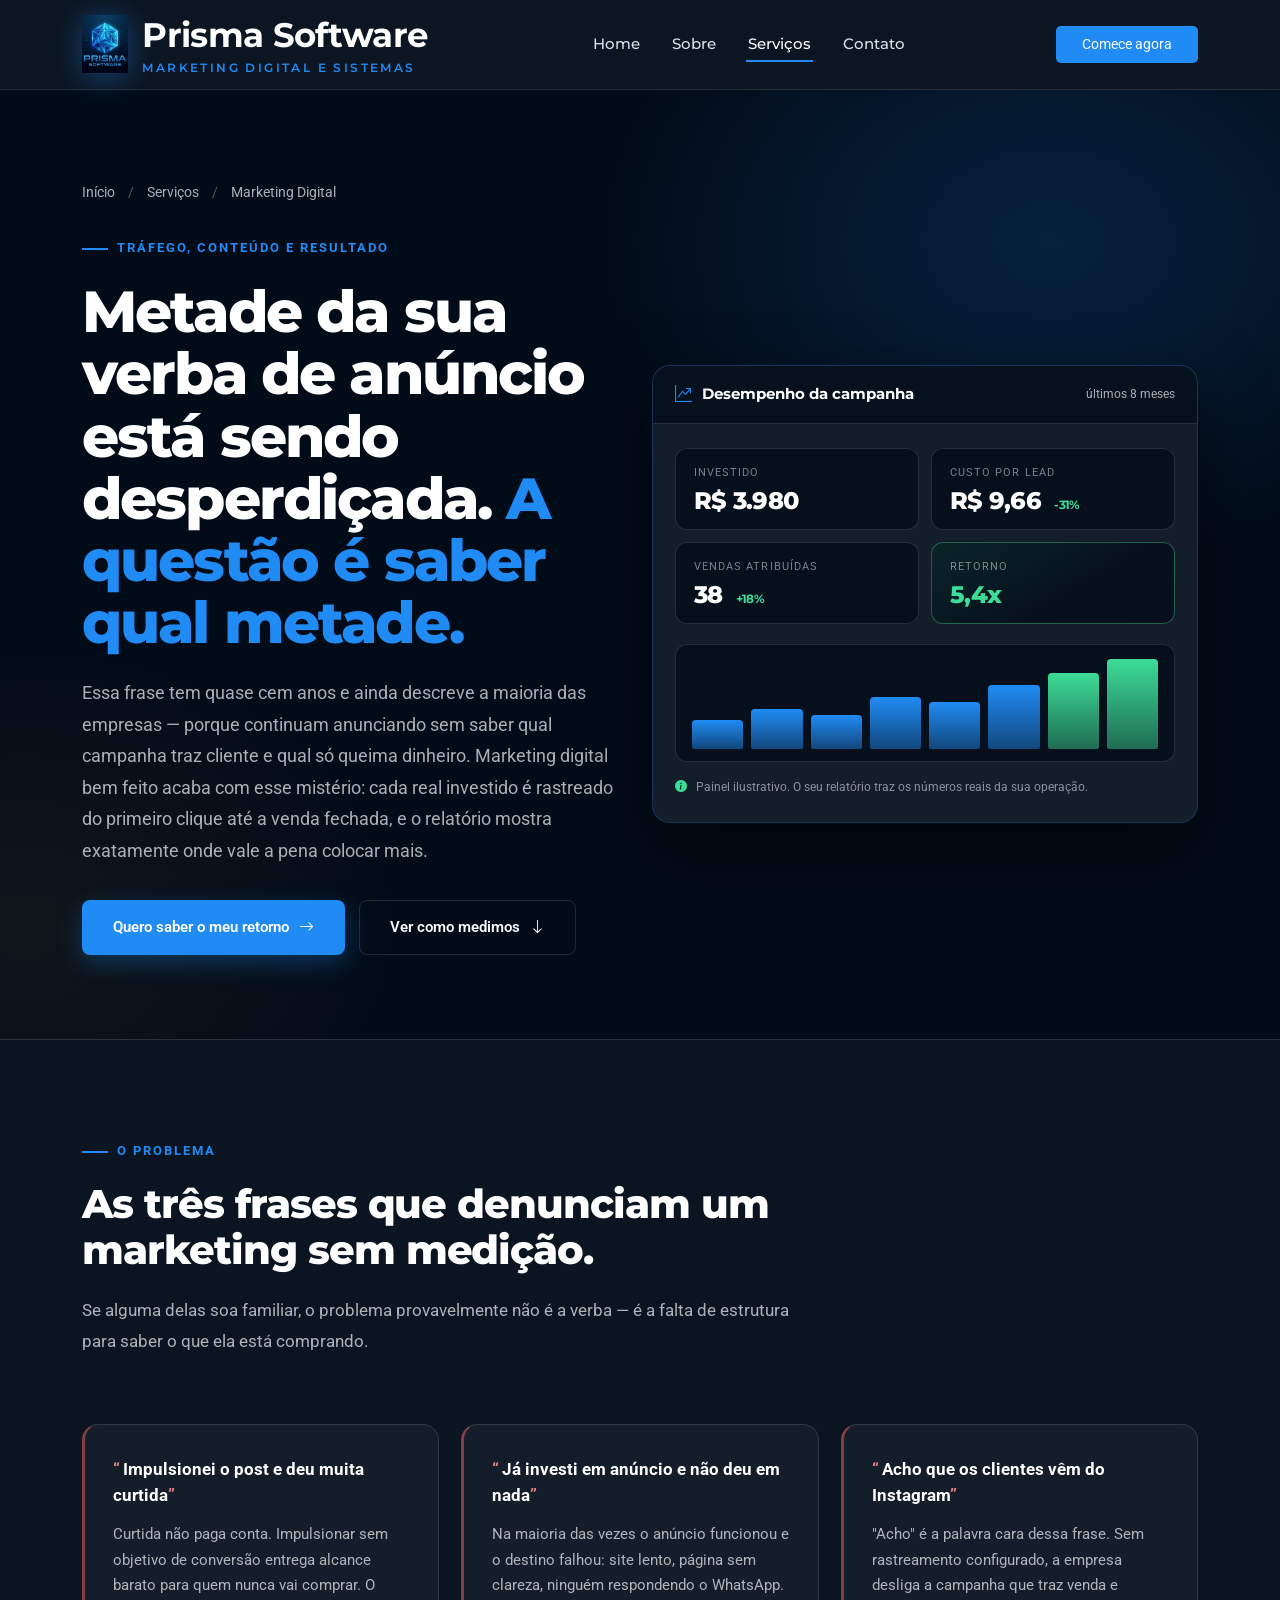
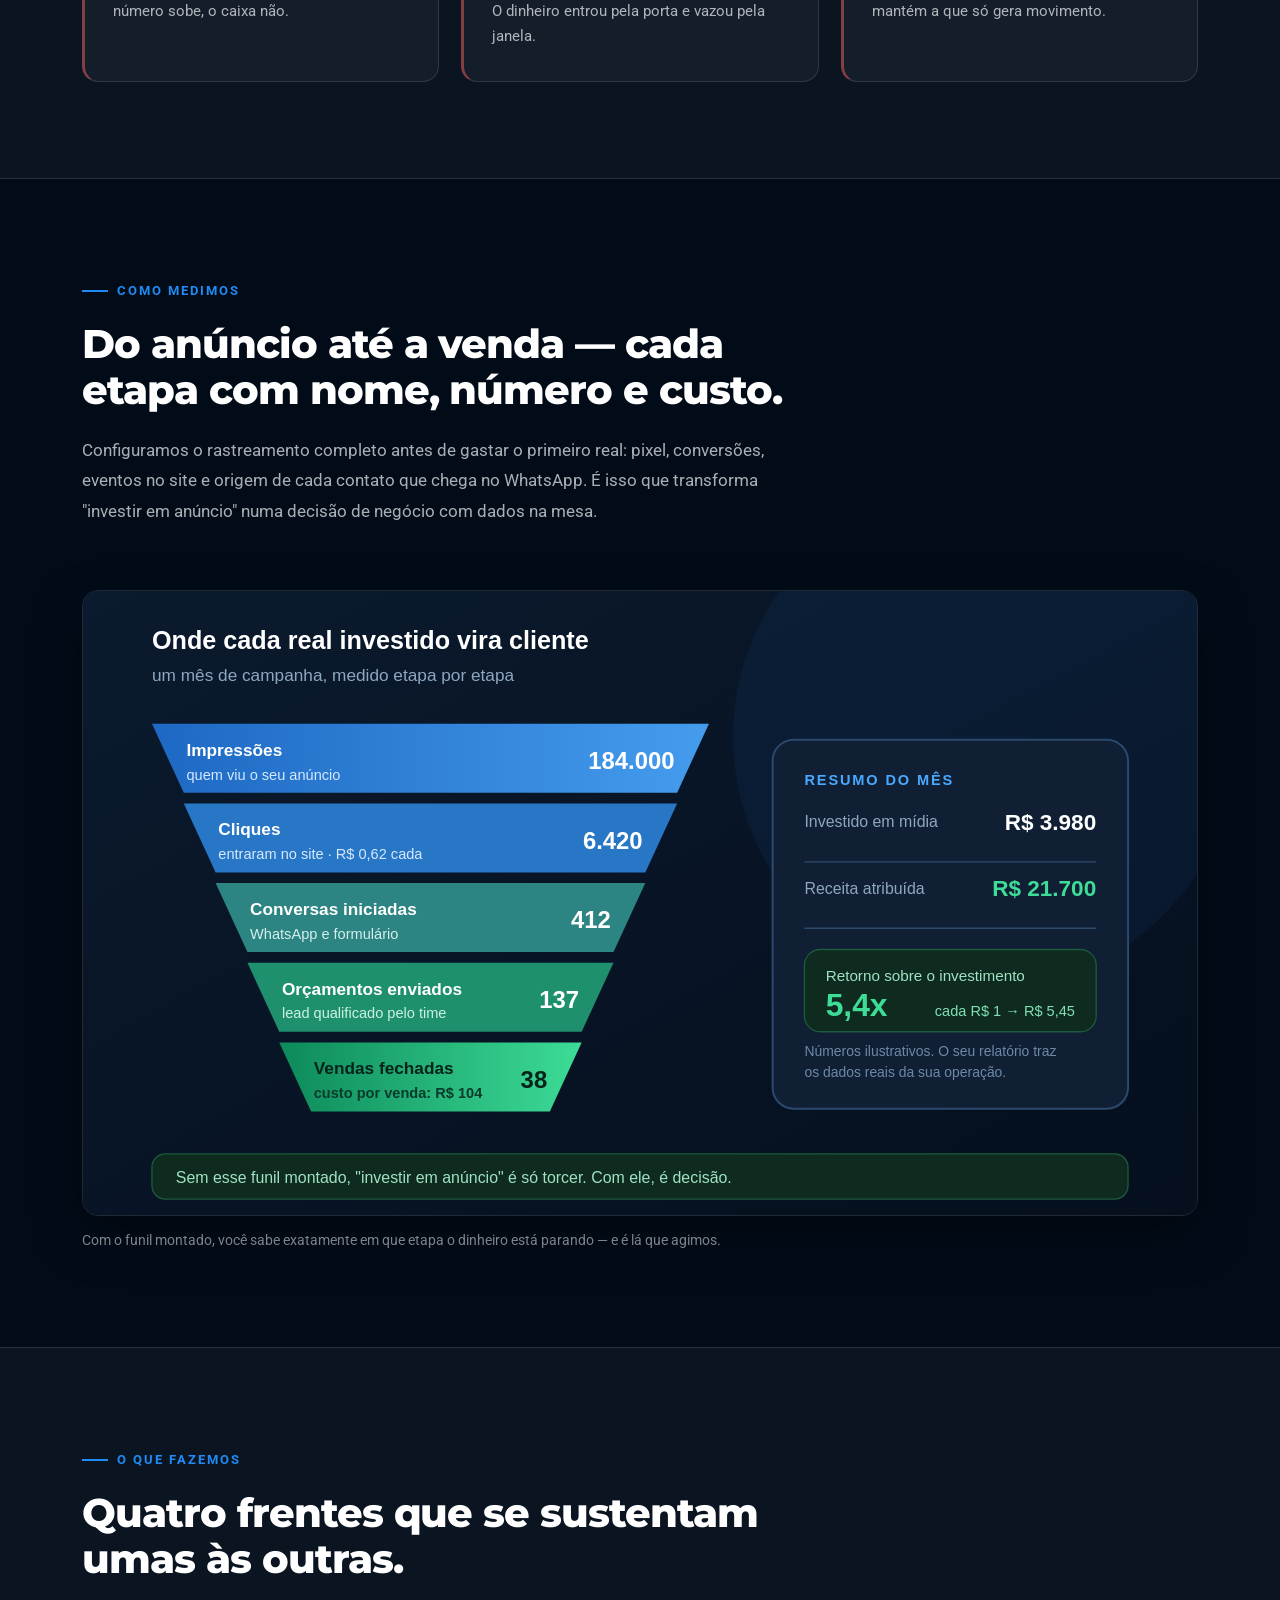
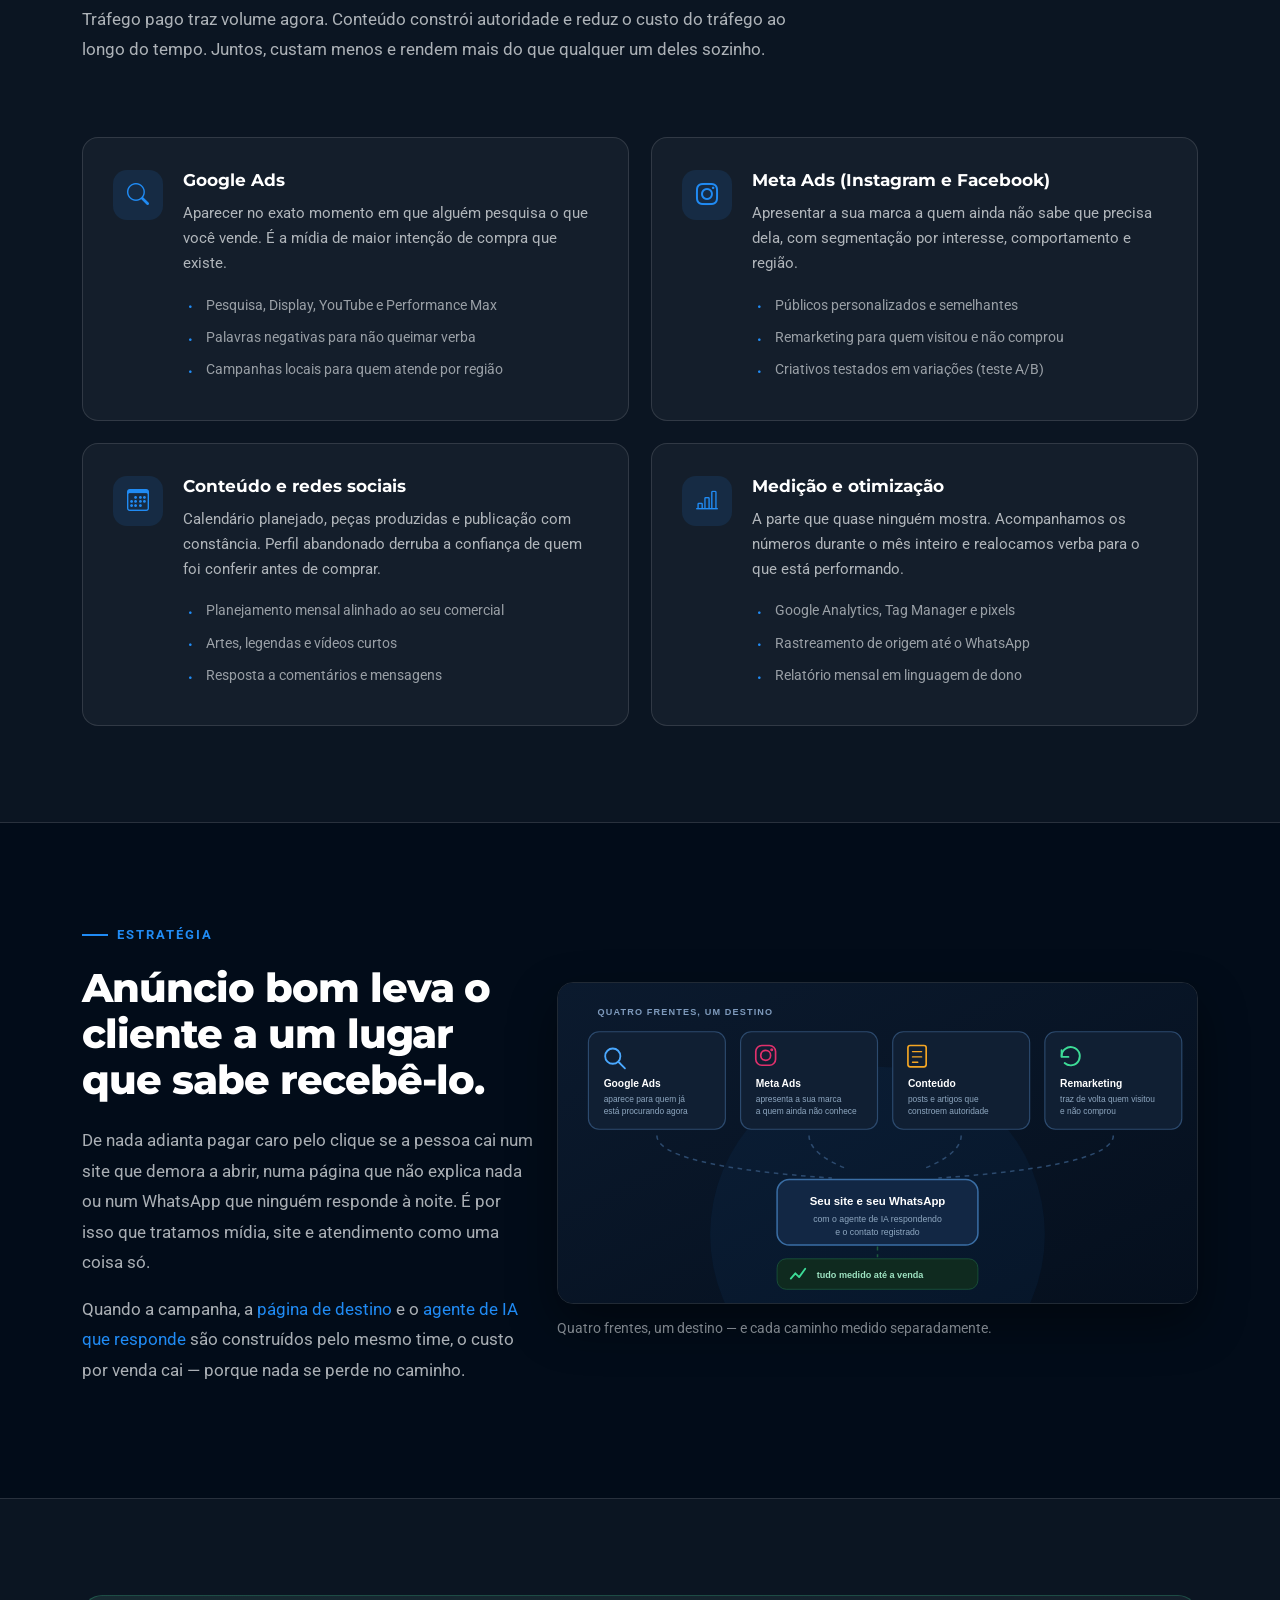
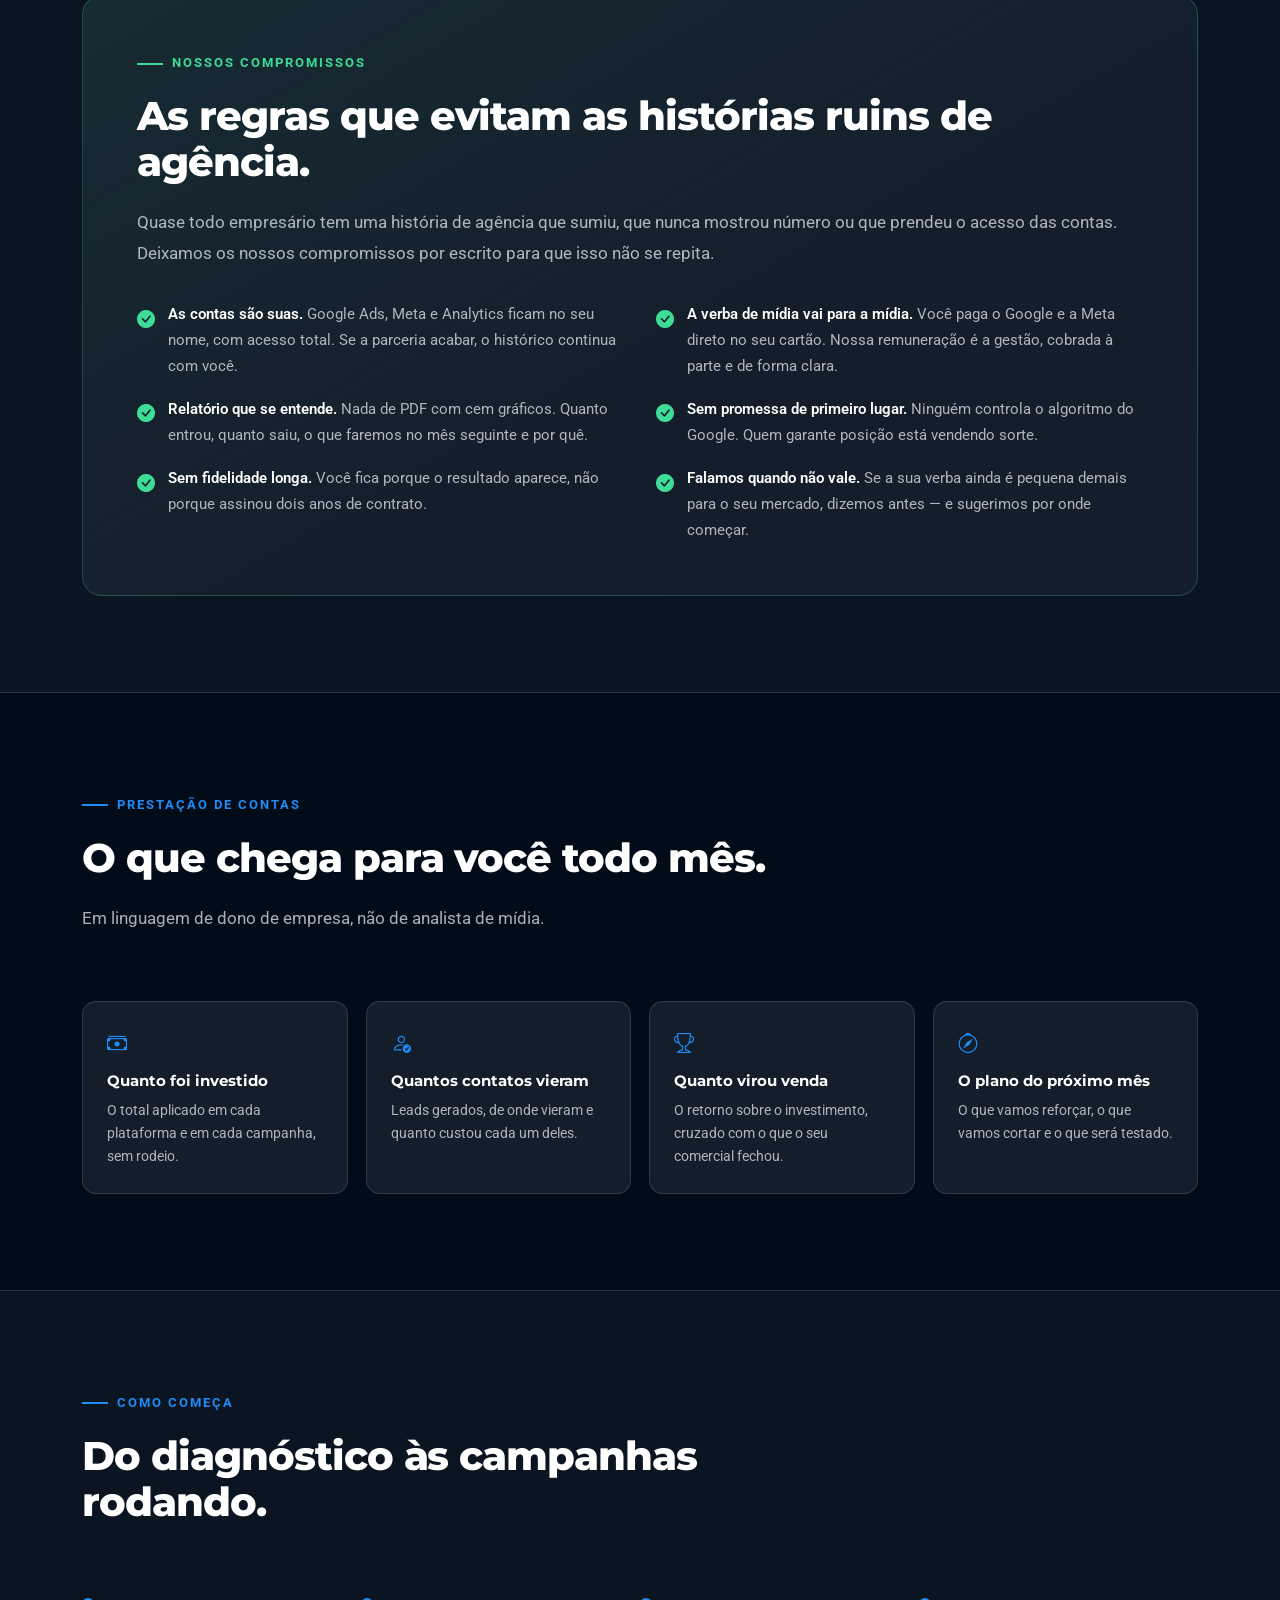
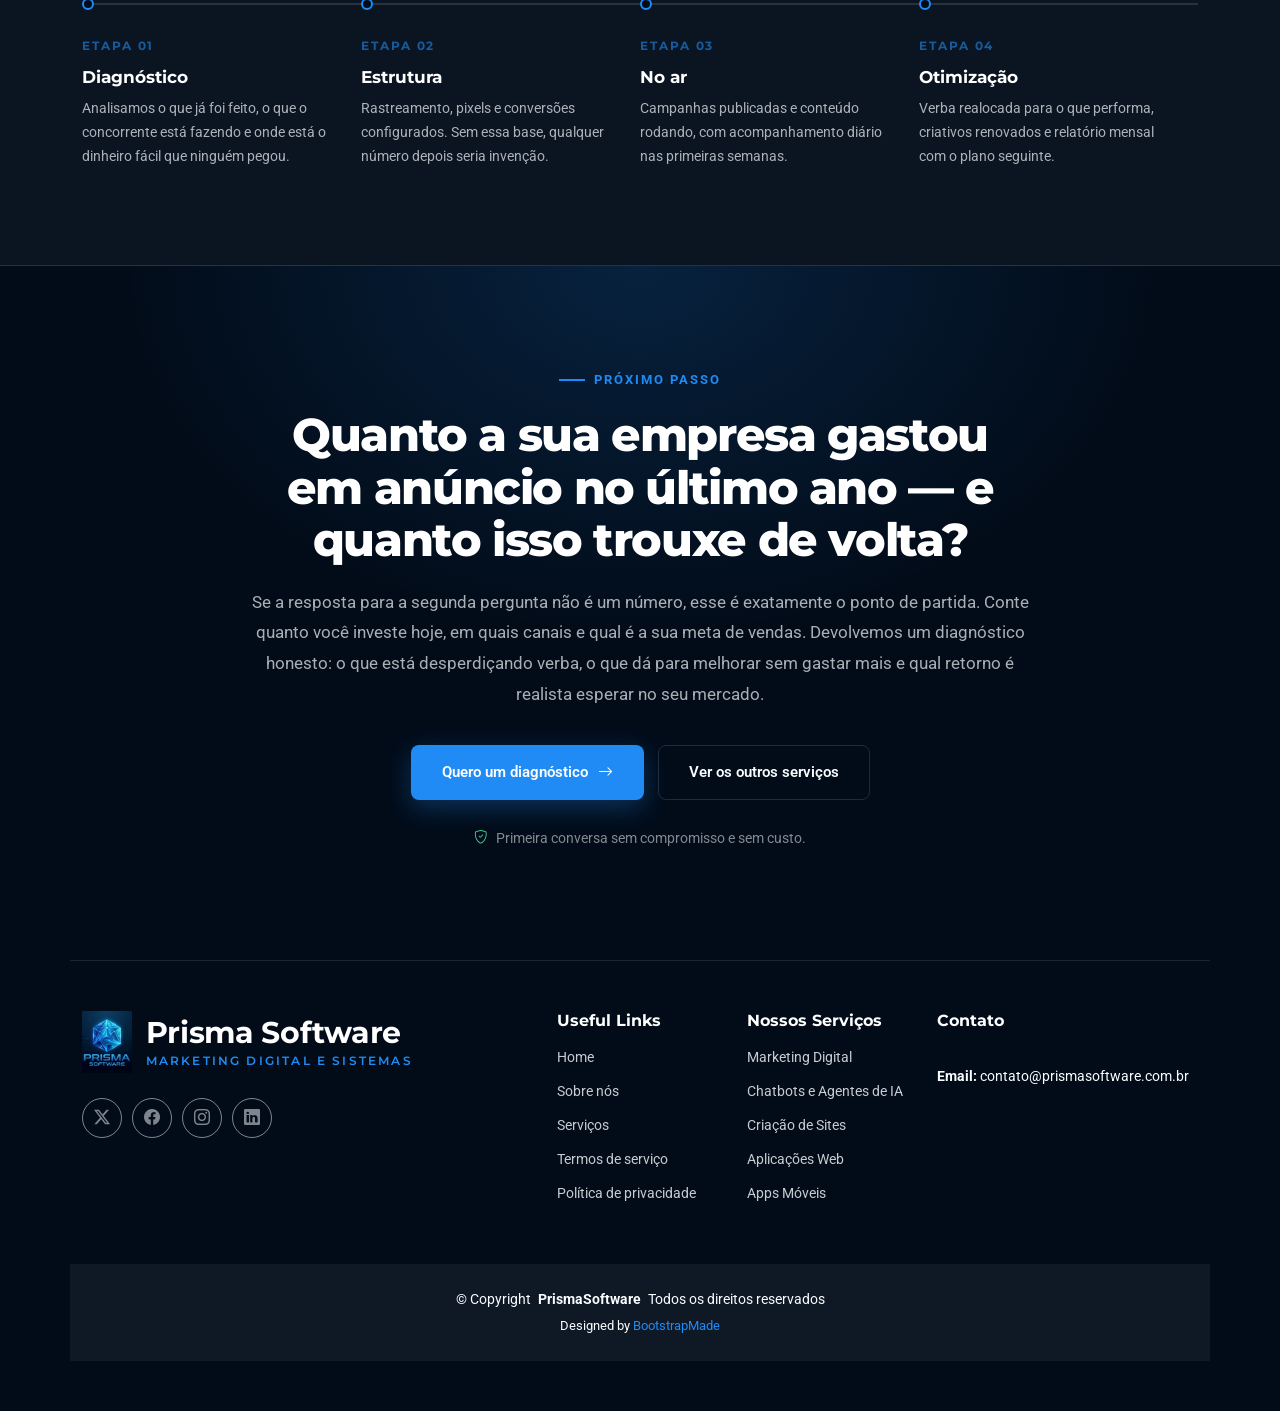
<file: marketing-digital.html>
<!DOCTYPE html>
<html lang="pt-BR">

<head>
  <meta charset="utf-8">
  <meta content="width=device-width, initial-scale=1.0" name="viewport">
  <title>Marketing Digital — Prisma Software</title>
  <meta name="description" content="Gestão de tráfego pago no Google e Meta Ads, conteúdo para redes sociais e relatórios que mostram o retorno de cada real investido. Marketing digital medido até a venda, sem achismo.">
  <meta name="keywords" content="marketing digital, tráfego pago, Google Ads, Meta Ads, gestão de redes sociais, ROI, agência">

  <!-- Favicons -->
  <link href="images/favicon.svg" rel="icon" type="image/svg+xml">
  <link href="images/favicon.png" rel="icon" type="image/png" sizes="64x64">
  <link href="images/apple-touch-icon.png" rel="apple-touch-icon">

  <!-- Fonts -->
  <link href="https://fonts.googleapis.com" rel="preconnect">
  <link href="https://fonts.gstatic.com" rel="preconnect" crossorigin="">
  <link href="https://fonts.googleapis.com/css2?family=Roboto:ital,wght@0,100;0,300;0,400;0,500;0,700;0,900;1,100;1,300;1,400;1,500;1,700;1,900&amp;family=Montserrat:ital,wght@0,100;0,200;0,300;0,400;0,500;0,600;0,700;0,800;0,900;1,100;1,200;1,300;1,400;1,500;1,600;1,700;1,800;1,900&amp;display=swap" rel="stylesheet">

  <!-- Vendor CSS Files -->
  <link href="css/bootstrap.min.css" rel="stylesheet">
  <link href="css/bootstrap-icons.css" rel="stylesheet">
  <link href="css/aos.css" rel="stylesheet">

  <!-- Main CSS File -->
  <link href="css/main.css" rel="stylesheet">
  <!-- Page CSS File -->
  <link href="css/servico-marketing.css" rel="stylesheet">
</head>

<body class="page-mkt">

  <header id="header" class="header d-flex align-items-center sticky-top">
    <div class="container position-relative d-flex align-items-center justify-content-between">

      <a href="index.html" class="logo d-flex align-items-center me-auto me-xl-0">
        <img src="images/logo.webp" alt="Prisma Software">
        <div class="logo-text">
          <div class="logo-name"><h1 class="sitename">Prisma Software</h1></div>
          <div class="logo-tagline">Marketing Digital e Sistemas</div>
        </div>
      </a>

      <nav id="navmenu" class="navmenu">
        <ul>
          <li><a href="index.html#hero">Home</a></li>
          <li><a href="index.html#about">Sobre</a></li>
          <li><a href="index.html#services" class="active">Serviços</a></li>
          <li><a href="index.html#contact">Contato</a></li>
        </ul>
        <i class="mobile-nav-toggle d-xl-none bi bi-list"></i>
      </nav>

      <a class="btn-getstarted" href="index.html#contact">Comece agora</a>

    </div>
  </header>

  <main class="main">

    <!-- Hero -->
    <section class="mk-hero">
      <div class="container">

        <nav class="mk-breadcrumb" aria-label="Você está aqui">
          <a href="index.html">Início</a>
          <span class="sep">/</span>
          <a href="index.html#services">Serviços</a>
          <span class="sep">/</span>
          <span>Marketing Digital</span>
        </nav>

        <div class="row align-items-center gy-5">
          <div class="col-lg-6" data-aos="fade-up">
            <div class="mk-tag">Tráfego, conteúdo e resultado</div>
            <h1>Metade da sua verba de anúncio está sendo desperdiçada. <span class="hl">A questão é saber qual metade.</span></h1>
            <p class="hero-text">Essa frase tem quase cem anos e ainda descreve a maioria das empresas — porque continuam anunciando sem saber qual campanha traz cliente e qual só queima dinheiro. Marketing digital bem feito acaba com esse mistério: cada real investido é rastreado do primeiro clique até a venda fechada, e o relatório mostra exatamente onde vale a pena colocar mais.</p>
            <div class="mk-actions">
              <a href="index.html#contact" class="mk-btn mk-btn-primary">
                <span>Quero saber o meu retorno</span>
                <i class="bi bi-arrow-right"></i>
              </a>
              <a href="#funil" class="mk-btn mk-btn-ghost">
                <span>Ver como medimos</span>
                <i class="bi bi-arrow-down"></i>
              </a>
            </div>
          </div>

          <div class="col-lg-6" data-aos="fade-up" data-aos-delay="150">
            <div class="mk-panel">
              <div class="pn-head">
                <i class="bi bi-graph-up-arrow" style="color:var(--accent-color);font-size:17px;"></i>
                <span class="ttl">Desempenho da campanha</span>
                <span class="per">últimos 8 meses</span>
              </div>
              <div class="pn-body">
                <div class="mk-kpis">
                  <div class="mk-kpi">
                    <div class="k-lbl">Investido</div>
                    <div class="k-val">R$ 3.980</div>
                  </div>
                  <div class="mk-kpi">
                    <div class="k-lbl">Custo por lead</div>
                    <div class="k-val">R$ 9,66 <small>-31%</small></div>
                  </div>
                  <div class="mk-kpi">
                    <div class="k-lbl">Vendas atribuídas</div>
                    <div class="k-val">38 <small>+18%</small></div>
                  </div>
                  <div class="mk-kpi hi">
                    <div class="k-lbl">Retorno</div>
                    <div class="k-val">5,4x</div>
                  </div>
                </div>

                <div class="mk-chart" role="img" aria-label="Gráfico de barras com crescimento mês a mês dos resultados da campanha">
                  <span class="bar"></span>
                  <span class="bar"></span>
                  <span class="bar"></span>
                  <span class="bar"></span>
                  <span class="bar"></span>
                  <span class="bar"></span>
                  <span class="bar top"></span>
                  <span class="bar top"></span>
                </div>

                <div class="pn-foot">
                  <i class="bi bi-info-circle-fill"></i>
                  <span>Painel ilustrativo. O seu relatório traz os números reais da sua operação.</span>
                </div>
              </div>
            </div>
          </div>
        </div>

      </div>
    </section>

    <!-- O achismo -->
    <section class="mk-block alt">
      <div class="container">
        <div class="row">
          <div class="col-lg-8" data-aos="fade-up">
            <div class="mk-tag">O problema</div>
            <h2>As três frases que denunciam um marketing sem medição.</h2>
            <p>Se alguma delas soa familiar, o problema provavelmente não é a verba — é a falta de estrutura para saber o que ela está comprando.</p>
          </div>
        </div>

        <div class="mk-myths" data-aos="fade-up" data-aos-delay="100">
          <div class="mk-myth">
            <div class="quote">Impulsionei o post e deu muita curtida</div>
            <p>Curtida não paga conta. Impulsionar sem objetivo de conversão entrega alcance barato para quem nunca vai comprar. O número sobe, o caixa não.</p>
          </div>
          <div class="mk-myth">
            <div class="quote">Já investi em anúncio e não deu em nada</div>
            <p>Na maioria das vezes o anúncio funcionou e o destino falhou: site lento, página sem clareza, ninguém respondendo o WhatsApp. O dinheiro entrou pela porta e vazou pela janela.</p>
          </div>
          <div class="mk-myth">
            <div class="quote">Acho que os clientes vêm do Instagram</div>
            <p>"Acho" é a palavra cara dessa frase. Sem rastreamento configurado, a empresa desliga a campanha que traz venda e mantém a que só gera movimento.</p>
          </div>
        </div>
      </div>
    </section>

    <!-- Funil -->
    <section id="funil" class="mk-block">
      <div class="container">
        <div class="row">
          <div class="col-lg-8" data-aos="fade-up">
            <div class="mk-tag">Como medimos</div>
            <h2>Do anúncio até a venda — cada etapa com nome, número e custo.</h2>
            <p>Configuramos o rastreamento completo antes de gastar o primeiro real: pixel, conversões, eventos no site e origem de cada contato que chega no WhatsApp. É isso que transforma "investir em anúncio" numa decisão de negócio com dados na mesa.</p>
          </div>
        </div>

        <div class="row mt-5">
          <div class="col-12" data-aos="fade-up" data-aos-delay="120">
            <figure class="mk-figure m-0">
              <img src="images/mkt-funil.svg" alt="Funil de marketing: 184 mil impressões, 6.420 cliques, 412 conversas, 137 orçamentos e 38 vendas, com custo por venda de R$ 104 e retorno de 5,4 vezes o investimento" loading="lazy">
              <figcaption>Com o funil montado, você sabe exatamente em que etapa o dinheiro está parando — e é lá que agimos.</figcaption>
            </figure>
          </div>
        </div>
      </div>
    </section>

    <!-- Frentes de trabalho -->
    <section class="mk-block alt">
      <div class="container">
        <div class="row">
          <div class="col-lg-8" data-aos="fade-up">
            <div class="mk-tag">O que fazemos</div>
            <h2>Quatro frentes que se sustentam umas às outras.</h2>
            <p>Tráfego pago traz volume agora. Conteúdo constrói autoridade e reduz o custo do tráfego ao longo do tempo. Juntos, custam menos e rendem mais do que qualquer um deles sozinho.</p>
          </div>
        </div>

        <div class="mk-services">
          <div class="mk-service" data-aos="fade-up" data-aos-delay="100">
            <div class="sv-ico"><i class="bi bi-search"></i></div>
            <div>
              <h3>Google Ads</h3>
              <p>Aparecer no exato momento em que alguém pesquisa o que você vende. É a mídia de maior intenção de compra que existe.</p>
              <ul>
                <li><i class="bi bi-dot"></i><span>Pesquisa, Display, YouTube e Performance Max</span></li>
                <li><i class="bi bi-dot"></i><span>Palavras negativas para não queimar verba</span></li>
                <li><i class="bi bi-dot"></i><span>Campanhas locais para quem atende por região</span></li>
              </ul>
            </div>
          </div>

          <div class="mk-service" data-aos="fade-up" data-aos-delay="140">
            <div class="sv-ico"><i class="bi bi-instagram"></i></div>
            <div>
              <h3>Meta Ads (Instagram e Facebook)</h3>
              <p>Apresentar a sua marca a quem ainda não sabe que precisa dela, com segmentação por interesse, comportamento e região.</p>
              <ul>
                <li><i class="bi bi-dot"></i><span>Públicos personalizados e semelhantes</span></li>
                <li><i class="bi bi-dot"></i><span>Remarketing para quem visitou e não comprou</span></li>
                <li><i class="bi bi-dot"></i><span>Criativos testados em variações (teste A/B)</span></li>
              </ul>
            </div>
          </div>

          <div class="mk-service" data-aos="fade-up" data-aos-delay="180">
            <div class="sv-ico"><i class="bi bi-calendar3"></i></div>
            <div>
              <h3>Conteúdo e redes sociais</h3>
              <p>Calendário planejado, peças produzidas e publicação com constância. Perfil abandonado derruba a confiança de quem foi conferir antes de comprar.</p>
              <ul>
                <li><i class="bi bi-dot"></i><span>Planejamento mensal alinhado ao seu comercial</span></li>
                <li><i class="bi bi-dot"></i><span>Artes, legendas e vídeos curtos</span></li>
                <li><i class="bi bi-dot"></i><span>Resposta a comentários e mensagens</span></li>
              </ul>
            </div>
          </div>

          <div class="mk-service" data-aos="fade-up" data-aos-delay="220">
            <div class="sv-ico"><i class="bi bi-bar-chart-line"></i></div>
            <div>
              <h3>Medição e otimização</h3>
              <p>A parte que quase ninguém mostra. Acompanhamos os números durante o mês inteiro e realocamos verba para o que está performando.</p>
              <ul>
                <li><i class="bi bi-dot"></i><span>Google Analytics, Tag Manager e pixels</span></li>
                <li><i class="bi bi-dot"></i><span>Rastreamento de origem até o WhatsApp</span></li>
                <li><i class="bi bi-dot"></i><span>Relatório mensal em linguagem de dono</span></li>
              </ul>
            </div>
          </div>
        </div>
      </div>
    </section>

    <!-- Canais -->
    <section class="mk-block">
      <div class="container">
        <div class="row align-items-center gy-5">
          <div class="col-lg-5" data-aos="fade-up">
            <div class="mk-tag">Estratégia</div>
            <h2>Anúncio bom leva o cliente a um lugar que sabe recebê-lo.</h2>
            <p>De nada adianta pagar caro pelo clique se a pessoa cai num site que demora a abrir, numa página que não explica nada ou num WhatsApp que ninguém responde à noite. É por isso que tratamos mídia, site e atendimento como uma coisa só.</p>
            <p>Quando a campanha, a <a href="criacao-de-sites.html">página de destino</a> e o <a href="chatbots-ia.html">agente de IA que responde</a> são construídos pelo mesmo time, o custo por venda cai — porque nada se perde no caminho.</p>
          </div>
          <div class="col-lg-7" data-aos="fade-up" data-aos-delay="120">
            <figure class="mk-figure m-0">
              <img src="images/mkt-canais.svg" alt="Google Ads, Meta Ads, conteúdo e remarketing convergindo para o site e o WhatsApp da empresa, com tudo medido até a venda" loading="lazy">
              <figcaption>Quatro frentes, um destino — e cada caminho medido separadamente.</figcaption>
            </figure>
          </div>
        </div>
      </div>
    </section>

    <!-- Transparência -->
    <section class="mk-block alt">
      <div class="container">
        <div class="mk-trust" data-aos="fade-up">
          <div class="mk-tag">Nossos compromissos</div>
          <h2>As regras que evitam as histórias ruins de agência.</h2>
          <p>Quase todo empresário tem uma história de agência que sumiu, que nunca mostrou número ou que prendeu o acesso das contas. Deixamos os nossos compromissos por escrito para que isso não se repita.</p>

          <ul class="mk-trust-list">
            <li>
              <i class="bi bi-check-circle-fill"></i>
              <span><strong>As contas são suas.</strong> Google Ads, Meta e Analytics ficam no seu nome, com acesso total. Se a parceria acabar, o histórico continua com você.</span>
            </li>
            <li>
              <i class="bi bi-check-circle-fill"></i>
              <span><strong>A verba de mídia vai para a mídia.</strong> Você paga o Google e a Meta direto no seu cartão. Nossa remuneração é a gestão, cobrada à parte e de forma clara.</span>
            </li>
            <li>
              <i class="bi bi-check-circle-fill"></i>
              <span><strong>Relatório que se entende.</strong> Nada de PDF com cem gráficos. Quanto entrou, quanto saiu, o que faremos no mês seguinte e por quê.</span>
            </li>
            <li>
              <i class="bi bi-check-circle-fill"></i>
              <span><strong>Sem promessa de primeiro lugar.</strong> Ninguém controla o algoritmo do Google. Quem garante posição está vendendo sorte.</span>
            </li>
            <li>
              <i class="bi bi-check-circle-fill"></i>
              <span><strong>Sem fidelidade longa.</strong> Você fica porque o resultado aparece, não porque assinou dois anos de contrato.</span>
            </li>
            <li>
              <i class="bi bi-check-circle-fill"></i>
              <span><strong>Falamos quando não vale.</strong> Se a sua verba ainda é pequena demais para o seu mercado, dizemos antes — e sugerimos por onde começar.</span>
            </li>
          </ul>
        </div>
      </div>
    </section>

    <!-- Relatório -->
    <section class="mk-block">
      <div class="container">
        <div class="row">
          <div class="col-lg-8" data-aos="fade-up">
            <div class="mk-tag">Prestação de contas</div>
            <h2>O que chega para você todo mês.</h2>
            <p>Em linguagem de dono de empresa, não de analista de mídia.</p>
          </div>
        </div>

        <div class="mk-report" data-aos="fade-up" data-aos-delay="100">
          <div class="mk-report-item">
            <i class="bi bi-cash-stack"></i>
            <h3>Quanto foi investido</h3>
            <p>O total aplicado em cada plataforma e em cada campanha, sem rodeio.</p>
          </div>
          <div class="mk-report-item">
            <i class="bi bi-person-check"></i>
            <h3>Quantos contatos vieram</h3>
            <p>Leads gerados, de onde vieram e quanto custou cada um deles.</p>
          </div>
          <div class="mk-report-item">
            <i class="bi bi-trophy"></i>
            <h3>Quanto virou venda</h3>
            <p>O retorno sobre o investimento, cruzado com o que o seu comercial fechou.</p>
          </div>
          <div class="mk-report-item">
            <i class="bi bi-compass"></i>
            <h3>O plano do próximo mês</h3>
            <p>O que vamos reforçar, o que vamos cortar e o que será testado.</p>
          </div>
        </div>
      </div>
    </section>

    <!-- Processo -->
    <section class="mk-block alt">
      <div class="container">
        <div class="row">
          <div class="col-lg-8" data-aos="fade-up">
            <div class="mk-tag">Como começa</div>
            <h2>Do diagnóstico às campanhas rodando.</h2>
          </div>
        </div>

        <div class="mk-steps" data-aos="fade-up" data-aos-delay="120">
          <div class="mk-step">
            <span class="st-num">ETAPA 01</span>
            <h3>Diagnóstico</h3>
            <p>Analisamos o que já foi feito, o que o concorrente está fazendo e onde está o dinheiro fácil que ninguém pegou.</p>
          </div>
          <div class="mk-step">
            <span class="st-num">ETAPA 02</span>
            <h3>Estrutura</h3>
            <p>Rastreamento, pixels e conversões configurados. Sem essa base, qualquer número depois seria invenção.</p>
          </div>
          <div class="mk-step">
            <span class="st-num">ETAPA 03</span>
            <h3>No ar</h3>
            <p>Campanhas publicadas e conteúdo rodando, com acompanhamento diário nas primeiras semanas.</p>
          </div>
          <div class="mk-step">
            <span class="st-num">ETAPA 04</span>
            <h3>Otimização</h3>
            <p>Verba realocada para o que performa, criativos renovados e relatório mensal com o plano seguinte.</p>
          </div>
        </div>
      </div>
    </section>

    <!-- Fechamento -->
    <section class="mk-final">
      <div class="container">
        <div class="mk-final-inner" data-aos="fade-up">
          <div class="mk-tag">Próximo passo</div>
          <h2>Quanto a sua empresa gastou em anúncio no último ano — e quanto isso trouxe de volta?</h2>
          <p>Se a resposta para a segunda pergunta não é um número, esse é exatamente o ponto de partida. Conte quanto você investe hoje, em quais canais e qual é a sua meta de vendas. Devolvemos um diagnóstico honesto: o que está desperdiçando verba, o que dá para melhorar sem gastar mais e qual retorno é realista esperar no seu mercado.</p>
          <div class="mk-actions">
            <a href="index.html#contact" class="mk-btn mk-btn-primary">
              <span>Quero um diagnóstico</span>
              <i class="bi bi-arrow-right"></i>
            </a>
            <a href="index.html#services" class="mk-btn mk-btn-ghost">
              <span>Ver os outros serviços</span>
            </a>
          </div>
          <div class="reassure">
            <i class="bi bi-shield-check"></i>
            <span>Primeira conversa sem compromisso e sem custo.</span>
          </div>
        </div>
      </div>
    </section>

  </main>

  <footer id="footer" class="footer">

    <div class="container footer-top">
      <div class="row gy-4">
        <div class="col-lg-5 col-md-12 footer-about">
          <a href="index.html" class="logo d-flex align-items-center">
            <img src="images/logo.webp" alt="Prisma Software">
            <span class="logo-text">
              <span class="sitename">Prisma Software</span>
              <span class="logo-tagline">Marketing Digital e Sistemas</span>
            </span>
          </a>
          <div class="social-links d-flex mt-4">
            <a href=""><i class="bi bi-twitter-x"></i></a>
            <a href=""><i class="bi bi-facebook"></i></a>
            <a href=""><i class="bi bi-instagram"></i></a>
            <a href=""><i class="bi bi-linkedin"></i></a>
          </div>
        </div>

        <div class="col-lg-2 col-6 footer-links">
          <h4>Useful Links</h4>
          <ul>
            <li><a href="index.html">Home</a></li>
            <li><a href="index.html#about">Sobre nós</a></li>
            <li><a href="index.html#services">Serviços</a></li>
            <li><a href="#">Termos de serviço</a></li>
            <li><a href="#">Política de privacidade</a></li>
          </ul>
        </div>

        <div class="col-lg-2 col-6 footer-links">
          <h4>Nossos Serviços</h4>
          <ul>
            <li><a href="marketing-digital.html">Marketing Digital</a></li>
            <li><a href="chatbots-ia.html">Chatbots e Agentes de IA</a></li>
            <li><a href="criacao-de-sites.html">Criação de Sites</a></li>
            <li><a href="aplicacoes-web.html">Aplicações Web</a></li>
            <li><a href="apps-moveis.html">Apps Móveis</a></li>
          </ul>
        </div>

        <div class="col-lg-3 col-md-12 footer-contact text-center text-md-start">
          <h4>Contato</h4>
          <p class="mt-4"><strong>Email:</strong> <span>contato@prismasoftware.com.br</span></p>
        </div>

      </div>
    </div>

    <div class="container copyright text-center mt-4">
      <p>© <span>Copyright</span> <strong class="px-1 sitename">PrismaSoftware</strong> <span>Todos os direitos reservados</span></p>
      <div class="credits">
        <!-- All the links in the footer should remain intact. -->
        <!-- You can delete the links only if you've purchased the pro version. -->
        <!-- Licensing information: https://bootstrapmade.com/license/ -->
        Designed by <a href="https://bootstrapmade.com/">BootstrapMade</a>
      </div>
    </div>

  </footer>

  <!-- Scroll Top -->
  <a href="#" id="scroll-top" class="scroll-top d-flex align-items-center justify-content-center"><i class="bi bi-arrow-up-short"></i></a>

  <!-- Preloader -->
  <div id="preloader"></div>

  <!-- Vendor JS Files -->
  <script src="js/bootstrap.bundle.min.js"></script>
  <script src="js/aos.js"></script>

  <!-- Main JS File -->
  <script src="js/main.js"></script>

</body>

</html>
</file>
<file: css/servico-aplicacoes.css>
/**
* Página: Aplicações Web Personalizadas
* Direção visual: engenharia — blueprint, monoespaçada e precisão.
* Herda as variáveis de cor do main.css.
*/

.page-apps {
  --rule-color: color-mix(in srgb, var(--default-color), transparent 88%);
  --muted-color: color-mix(in srgb, var(--default-color), transparent 32%);
  --mono-font: "JetBrains Mono", "SFMono-Regular", Consolas, "Liberation Mono", Menlo, monospace;
  --grid-line: color-mix(in srgb, var(--accent-color), transparent 93%);
}

/* Etiqueta técnica reutilizada na página inteira */
.app-tag {
  display: inline-flex;
  align-items: center;
  gap: 9px;
  font-family: var(--mono-font);
  font-size: 11.5px;
  font-weight: 500;
  letter-spacing: 0.18em;
  text-transform: uppercase;
  color: var(--accent-color);
}

.app-tag::before {
  content: "";
  width: 22px;
  height: 1px;
  background: var(--accent-color);
  opacity: 0.6;
}

/*--------------------------------------------------------------
# Hero
--------------------------------------------------------------*/
.app-hero {
  position: relative;
  padding: 92px 0 84px;
  overflow: hidden;
}

/* malha de blueprint */
.app-hero::before {
  content: "";
  position: absolute;
  inset: 0;
  background-image:
    linear-gradient(var(--grid-line) 1px, transparent 1px),
    linear-gradient(90deg, var(--grid-line) 1px, transparent 1px);
  background-size: 56px 56px;
  mask-image: radial-gradient(80% 70% at 30% 20%, #000 20%, transparent 78%);
  -webkit-mask-image: radial-gradient(80% 70% at 30% 20%, #000 20%, transparent 78%);
  pointer-events: none;
}

.app-hero::after {
  content: "";
  position: absolute;
  top: -10%;
  right: -12%;
  width: 640px;
  height: 640px;
  border-radius: 50%;
  background: radial-gradient(circle, color-mix(in srgb, var(--accent-color), transparent 84%), transparent 66%);
  pointer-events: none;
}

.app-hero > .container {
  position: relative;
  z-index: 2;
}

.app-breadcrumb {
  font-family: var(--mono-font);
  font-size: 12.5px;
  color: var(--muted-color);
  margin-bottom: 34px;
}

.app-breadcrumb a {
  color: var(--muted-color);
}

.app-breadcrumb a:hover {
  color: var(--accent-color);
}

.app-breadcrumb .sep {
  margin: 0 9px;
  opacity: 0.45;
}

.app-hero h1 {
  font-size: clamp(2.2rem, 4.5vw, 3.7rem);
  font-weight: 800;
  line-height: 1.07;
  letter-spacing: -0.032em;
  margin: 22px 0 24px;
}

.app-hero h1 span.hl {
  color: var(--accent-color);
}

.app-hero .hero-text {
  font-size: 1.125rem;
  line-height: 1.75;
  color: var(--muted-color);
  max-width: 35em;
  margin-bottom: 34px;
}

.app-actions {
  display: flex;
  flex-wrap: wrap;
  gap: 14px;
  align-items: center;
}

.app-btn {
  display: inline-flex;
  align-items: center;
  gap: 10px;
  padding: 15px 30px;
  border-radius: 8px;
  font-weight: 600;
  font-size: 15px;
  border: 1px solid transparent;
  transition: all 0.25s cubic-bezier(0.4, 0, 0.2, 1);
  white-space: nowrap;
}

.app-btn i {
  transition: transform 0.25s ease;
}

.app-btn-primary {
  background-color: var(--accent-color);
  color: var(--contrast-color);
  box-shadow: 0 8px 26px color-mix(in srgb, var(--accent-color), transparent 70%);
}

.app-btn-primary:hover {
  color: var(--contrast-color);
  transform: translateY(-2px);
  box-shadow: 0 14px 34px color-mix(in srgb, var(--accent-color), transparent 56%);
}

.app-btn-primary:hover i {
  transform: translateX(4px);
}

.app-btn-ghost {
  border-color: var(--rule-color);
  color: var(--default-color);
  font-family: var(--mono-font);
  font-size: 13.5px;
  letter-spacing: 0.04em;
}

.app-btn-ghost:hover {
  border-color: var(--accent-color);
  color: var(--accent-color);
  transform: translateY(-2px);
}

/* Terminal decorativo do hero */
.app-terminal {
  border-radius: 14px;
  overflow: hidden;
  background: #08131f;
  border: 1px solid color-mix(in srgb, var(--accent-color), transparent 76%);
  box-shadow: 0 30px 70px rgba(0, 0, 0, 0.55);
  font-family: var(--mono-font);
}

.app-terminal .term-bar {
  display: flex;
  align-items: center;
  gap: 8px;
  padding: 12px 16px;
  background: #0f2033;
  border-bottom: 1px solid color-mix(in srgb, var(--default-color), transparent 90%);
}

.app-terminal .term-bar .dot {
  width: 10px;
  height: 10px;
  border-radius: 50%;
}

.app-terminal .term-bar .dot.r { background: #ff6058; }
.app-terminal .term-bar .dot.y { background: #ffbd2e; }
.app-terminal .term-bar .dot.g { background: #28c840; }

.app-terminal .term-bar .term-title {
  margin-left: 10px;
  font-size: 11.5px;
  color: color-mix(in srgb, var(--default-color), transparent 50%);
}

.app-terminal .term-body {
  padding: 22px 20px 26px;
  font-size: 13px;
  line-height: 2;
}

.app-terminal .term-body .ln {
  white-space: nowrap;
  overflow: hidden;
  text-overflow: ellipsis;
  opacity: 0;
  animation: term-in 0.4s ease forwards;
}

.app-terminal .term-body .ln:nth-child(1) { animation-delay: 0.25s; }
.app-terminal .term-body .ln:nth-child(2) { animation-delay: 0.6s; }
.app-terminal .term-body .ln:nth-child(3) { animation-delay: 0.95s; }
.app-terminal .term-body .ln:nth-child(4) { animation-delay: 1.3s; }
.app-terminal .term-body .ln:nth-child(5) { animation-delay: 1.65s; }
.app-terminal .term-body .ln:nth-child(6) { animation-delay: 2s; }

@keyframes term-in {
  from { opacity: 0; transform: translateX(-6px); }
  to { opacity: 1; transform: none; }
}

@media (prefers-reduced-motion: reduce) {
  .app-terminal .term-body .ln {
    opacity: 1;
    animation: none;
  }
}

.app-terminal .p { color: var(--accent-color); }
.app-terminal .c { color: color-mix(in srgb, var(--default-color), transparent 55%); }
.app-terminal .ok { color: #3ddc97; }
.app-terminal .w { color: #f5c06a; }
.app-terminal .v { color: #ffffff; }

.app-terminal .caret {
  display: inline-block;
  width: 8px;
  height: 15px;
  background: var(--accent-color);
  vertical-align: -2px;
  animation: term-caret 1.05s steps(2) infinite;
}

@keyframes term-caret {
  0%, 50% { opacity: 1; }
  51%, 100% { opacity: 0; }
}

/*--------------------------------------------------------------
# Blocos genéricos
--------------------------------------------------------------*/
.app-block {
  padding: 96px 0;
  position: relative;
  scroll-margin-top: 100px;
}

.app-block.alt {
  background: color-mix(in srgb, var(--surface-color), transparent 48%);
  border-top: 1px solid var(--rule-color);
  border-bottom: 1px solid var(--rule-color);
}

.app-block h2 {
  font-size: clamp(1.85rem, 3.1vw, 2.6rem);
  font-weight: 800;
  letter-spacing: -0.026em;
  line-height: 1.16;
  margin: 18px 0 22px;
}

.app-block p {
  font-size: 1.0625rem;
  line-height: 1.8;
  color: var(--muted-color);
}

.app-figure img {
  width: 100%;
  height: auto;
  border-radius: 14px;
  border: 1px solid var(--rule-color);
  box-shadow: 0 20px 48px rgba(0, 0, 0, 0.42);
}

.app-figure figcaption {
  margin-top: 14px;
  font-family: var(--mono-font);
  font-size: 12px;
  line-height: 1.6;
  color: color-mix(in srgb, var(--default-color), transparent 52%);
}

/*--------------------------------------------------------------
# O que construímos
--------------------------------------------------------------*/
.app-builds {
  display: grid;
  grid-template-columns: repeat(3, minmax(0, 1fr));
  gap: 1px;
  margin-top: 58px;
  background: var(--rule-color);
  border: 1px solid var(--rule-color);
  border-radius: 16px;
  overflow: hidden;
}

@media (max-width: 991px) {
  .app-builds {
    grid-template-columns: repeat(2, minmax(0, 1fr));
  }
}

@media (max-width: 575px) {
  .app-builds {
    grid-template-columns: 1fr;
  }
}

.app-build {
  position: relative;
  background: var(--background-color);
  padding: 36px 30px 34px;
  transition: background 0.3s ease;
}

.app-build:hover {
  background: var(--surface-color);
}

.app-build .idx {
  font-family: var(--mono-font);
  font-size: 11.5px;
  color: color-mix(in srgb, var(--accent-color), transparent 40%);
  letter-spacing: 0.12em;
}

.app-build i.b-ico {
  display: block;
  font-size: 26px;
  color: var(--accent-color);
  margin: 18px 0 16px;
}

.app-build h3 {
  font-size: 1.0625rem;
  font-weight: 700;
  margin-bottom: 11px;
}

.app-build p {
  font-size: 14.5px;
  line-height: 1.7;
  color: var(--muted-color);
  margin: 0;
}

/*--------------------------------------------------------------
# Stack
--------------------------------------------------------------*/
.app-stack {
  margin-top: 56px;
  display: grid;
  gap: 18px;
}

.stack-row {
  display: grid;
  grid-template-columns: 190px minmax(0, 1fr);
  gap: 24px;
  align-items: start;
  padding: 24px 28px;
  border: 1px solid var(--rule-color);
  border-radius: 14px;
  background: color-mix(in srgb, var(--surface-color), transparent 30%);
  transition: border-color 0.3s ease, transform 0.3s ease;
}

.stack-row:hover {
  border-color: color-mix(in srgb, var(--accent-color), transparent 62%);
  transform: translateX(3px);
}

@media (max-width: 767px) {
  .stack-row {
    grid-template-columns: 1fr;
    gap: 16px;
    padding: 22px 20px;
  }
}

.stack-row .layer {
  display: flex;
  flex-direction: column;
  gap: 6px;
}

.stack-row .layer .num {
  font-family: var(--mono-font);
  font-size: 11px;
  letter-spacing: 0.16em;
  color: color-mix(in srgb, var(--accent-color), transparent 45%);
}

.stack-row .layer .name {
  font-family: var(--heading-font);
  font-size: 1.0625rem;
  font-weight: 700;
  color: var(--heading-color);
  line-height: 1.3;
}

.stack-chips {
  display: flex;
  flex-wrap: wrap;
  gap: 9px;
  align-content: flex-start;
}

.chip {
  display: inline-flex;
  align-items: center;
  gap: 7px;
  padding: 8px 15px;
  border-radius: 7px;
  font-family: var(--mono-font);
  font-size: 13px;
  font-weight: 500;
  color: var(--default-color);
  background: color-mix(in srgb, var(--accent-color), transparent 92%);
  border: 1px solid color-mix(in srgb, var(--accent-color), transparent 78%);
  transition: all 0.22s ease;
}

.chip::before {
  content: "";
  width: 6px;
  height: 6px;
  border-radius: 50%;
  background: var(--accent-color);
  opacity: 0.75;
}

.chip:hover {
  background: color-mix(in srgb, var(--accent-color), transparent 82%);
  border-color: color-mix(in srgb, var(--accent-color), transparent 55%);
  transform: translateY(-2px);
}

.stack-note {
  margin-top: 26px;
  font-size: 15px;
  line-height: 1.75;
  color: color-mix(in srgb, var(--default-color), transparent 42%);
  padding-left: 18px;
  border-left: 2px solid color-mix(in srgb, var(--accent-color), transparent 65%);
  max-width: 62em;
}

/*--------------------------------------------------------------
# Pilares: rápido, confiável, seguro
--------------------------------------------------------------*/
.app-pillars {
  display: grid;
  grid-template-columns: repeat(3, minmax(0, 1fr));
  gap: 24px;
  margin-top: 56px;
}

@media (max-width: 991px) {
  .app-pillars {
    grid-template-columns: 1fr;
  }
}

.app-pillar {
  position: relative;
  padding: 36px 32px;
  border-radius: 16px;
  background: var(--surface-color);
  border: 1px solid var(--rule-color);
  overflow: hidden;
}

.app-pillar::before {
  content: "";
  position: absolute;
  top: 0;
  left: 0;
  width: 100%;
  height: 3px;
  background: linear-gradient(90deg, var(--accent-color), transparent);
}

.app-pillar .p-head {
  display: flex;
  align-items: center;
  gap: 13px;
  margin-bottom: 18px;
}

.app-pillar .p-head i {
  font-size: 22px;
  color: var(--accent-color);
}

.app-pillar h3 {
  font-size: 1.1875rem;
  font-weight: 700;
  margin: 0;
}

.app-pillar > p {
  font-size: 15px;
  line-height: 1.72;
  color: var(--muted-color);
  margin-bottom: 20px;
}

.app-pillar ul {
  list-style: none;
  margin: 0;
  padding: 0;
  border-top: 1px solid var(--rule-color);
  padding-top: 16px;
}

.app-pillar li {
  display: flex;
  gap: 10px;
  align-items: flex-start;
  font-family: var(--mono-font);
  font-size: 12.5px;
  line-height: 1.65;
  color: color-mix(in srgb, var(--default-color), transparent 38%);
  padding: 6px 0;
}

.app-pillar li::before {
  content: "→";
  color: var(--accent-color);
  flex-shrink: 0;
}

/*--------------------------------------------------------------
# Equipe
--------------------------------------------------------------*/
.app-team {
  position: relative;
  border-radius: 20px;
  padding: 56px 56px 52px;
  background:
    linear-gradient(140deg, color-mix(in srgb, var(--accent-color), transparent 90%), transparent 58%),
    var(--surface-color);
  border: 1px solid color-mix(in srgb, var(--accent-color), transparent 76%);
  overflow: hidden;
}

@media (max-width: 767px) {
  .app-team {
    padding: 38px 26px;
  }
}

.app-team::after {
  content: "</>";
  position: absolute;
  right: 34px;
  bottom: 6px;
  font-family: var(--mono-font);
  font-size: 118px;
  font-weight: 700;
  color: color-mix(in srgb, var(--accent-color), transparent 93%);
  line-height: 1;
  pointer-events: none;
  user-select: none;
}

.app-team h2 {
  margin-top: 16px;
  max-width: 18em;
}

.app-team p {
  max-width: 44em;
}

.app-credentials {
  display: grid;
  grid-template-columns: repeat(3, minmax(0, 1fr));
  gap: 22px;
  margin-top: 40px;
  position: relative;
  z-index: 2;
}

@media (max-width: 767px) {
  .app-credentials {
    grid-template-columns: 1fr;
  }
}

.app-credential {
  padding: 24px 24px 22px;
  border-radius: 12px;
  background: color-mix(in srgb, var(--background-color), transparent 25%);
  border: 1px solid var(--rule-color);
}

.app-credential i {
  font-size: 21px;
  color: var(--accent-color);
  display: block;
  margin-bottom: 14px;
}

.app-credential h3 {
  font-size: 1rem;
  font-weight: 700;
  margin-bottom: 9px;
}

.app-credential p {
  font-size: 14px;
  line-height: 1.68;
  color: var(--muted-color);
  margin: 0;
}

/*--------------------------------------------------------------
# Processo
--------------------------------------------------------------*/
.app-flow {
  margin-top: 56px;
  display: grid;
  grid-template-columns: repeat(5, minmax(0, 1fr));
  gap: 0;
}

@media (max-width: 991px) {
  .app-flow {
    grid-template-columns: repeat(2, minmax(0, 1fr));
    gap: 30px 0;
  }
}

@media (max-width: 575px) {
  .app-flow {
    grid-template-columns: 1fr;
    gap: 28px;
  }
}

.app-step {
  position: relative;
  padding: 34px 24px 0 0;
  border-top: 1px solid var(--rule-color);
}

.app-step::before {
  content: "";
  position: absolute;
  top: -5px;
  left: 0;
  width: 10px;
  height: 10px;
  border-radius: 50%;
  background: var(--background-color);
  border: 2px solid var(--accent-color);
}

.app-step .st-num {
  font-family: var(--mono-font);
  font-size: 11.5px;
  letter-spacing: 0.16em;
  color: color-mix(in srgb, var(--accent-color), transparent 40%);
  display: block;
  margin-bottom: 12px;
}

.app-step h3 {
  font-size: 1rem;
  font-weight: 700;
  margin-bottom: 10px;
}

.app-step p {
  font-size: 14px;
  line-height: 1.68;
  color: var(--muted-color);
  margin: 0;
}

/*--------------------------------------------------------------
# Fechamento
--------------------------------------------------------------*/
.app-final {
  position: relative;
  padding: 98px 0 112px;
  overflow: hidden;
}

.app-final::before {
  content: "";
  position: absolute;
  inset: 0;
  background-image:
    linear-gradient(var(--grid-line) 1px, transparent 1px),
    linear-gradient(90deg, var(--grid-line) 1px, transparent 1px);
  background-size: 56px 56px;
  mask-image: radial-gradient(70% 80% at 50% 50%, #000 10%, transparent 72%);
  -webkit-mask-image: radial-gradient(70% 80% at 50% 50%, #000 10%, transparent 72%);
  pointer-events: none;
}

.app-final > .container {
  position: relative;
  z-index: 2;
}

.app-final-inner {
  max-width: 780px;
  margin: 0 auto;
  text-align: center;
}

.app-final h2 {
  font-size: clamp(1.9rem, 3.6vw, 2.9rem);
  font-weight: 800;
  letter-spacing: -0.03em;
  line-height: 1.14;
  margin: 18px 0 20px;
}

.app-final p {
  font-size: 1.0625rem;
  line-height: 1.8;
  color: var(--muted-color);
  margin-bottom: 36px;
}

.app-final .app-actions {
  justify-content: center;
}

.app-final .app-tag {
  justify-content: center;
}

.app-final .reassure {
  margin-top: 30px;
  font-family: var(--mono-font);
  font-size: 12.5px;
  color: color-mix(in srgb, var(--default-color), transparent 48%);
}
</file>
<file: css/servico-mobile.css>
/**
* Página: Aplicativos Móveis
* Direção visual: produto no bolso — mockup de aparelho, notificações e vitrine de loja.
* Herda as variáveis de cor e fonte do main.css.
*/

.page-mobile {
  --rule-color: color-mix(in srgb, var(--default-color), transparent 88%);
  --muted-color: color-mix(in srgb, var(--default-color), transparent 32%);
  --live-color: #3ddc97;
}

.mb-tag {
  display: inline-flex;
  align-items: center;
  gap: 9px;
  padding: 7px 17px;
  border-radius: 8px;
  background: color-mix(in srgb, var(--accent-color), transparent 89%);
  border: 1px solid color-mix(in srgb, var(--accent-color), transparent 76%);
  font-size: 12.5px;
  font-weight: 600;
  letter-spacing: 0.1em;
  text-transform: uppercase;
  color: var(--accent-color);
}

.mb-tag i {
  font-size: 14px;
}

/*--------------------------------------------------------------
# Hero
--------------------------------------------------------------*/
.mb-hero {
  position: relative;
  padding: 92px 0 84px;
  overflow: hidden;
}

.mb-hero::before {
  content: "";
  position: absolute;
  inset: 0;
  background:
    radial-gradient(48% 52% at 80% 20%, color-mix(in srgb, var(--accent-color), transparent 82%), transparent 70%),
    radial-gradient(40% 40% at 4% 90%, color-mix(in srgb, var(--live-color), transparent 94%), transparent 70%);
  pointer-events: none;
}

.mb-hero > .container {
  position: relative;
  z-index: 2;
}

.mb-breadcrumb {
  font-size: 14px;
  color: var(--muted-color);
  margin-bottom: 30px;
}

.mb-breadcrumb a { color: var(--muted-color); }
.mb-breadcrumb a:hover { color: var(--accent-color); }
.mb-breadcrumb .sep { margin: 0 10px; opacity: 0.45; }

.mb-hero h1 {
  font-size: clamp(2.2rem, 4.5vw, 3.65rem);
  font-weight: 800;
  line-height: 1.08;
  letter-spacing: -0.032em;
  margin: 22px 0 24px;
}

.mb-hero h1 .hl { color: var(--accent-color); }

.mb-hero .hero-text {
  font-size: 1.125rem;
  line-height: 1.75;
  color: var(--muted-color);
  max-width: 35em;
  margin-bottom: 34px;
}

.mb-actions {
  display: flex;
  flex-wrap: wrap;
  gap: 14px;
  align-items: center;
}

.mb-btn {
  display: inline-flex;
  align-items: center;
  gap: 10px;
  padding: 15px 30px;
  border-radius: 12px;
  font-weight: 600;
  font-size: 15px;
  border: 1px solid transparent;
  transition: all 0.25s cubic-bezier(0.4, 0, 0.2, 1);
  white-space: nowrap;
}

.mb-btn i { transition: transform 0.25s ease; }

.mb-btn-primary {
  background-color: var(--accent-color);
  color: var(--contrast-color);
  box-shadow: 0 8px 26px color-mix(in srgb, var(--accent-color), transparent 70%);
}

.mb-btn-primary:hover {
  color: var(--contrast-color);
  transform: translateY(-2px);
  box-shadow: 0 14px 34px color-mix(in srgb, var(--accent-color), transparent 56%);
}

.mb-btn-primary:hover i { transform: translateX(4px); }

.mb-btn-ghost {
  border-color: var(--rule-color);
  color: var(--default-color);
}

.mb-btn-ghost:hover {
  border-color: var(--accent-color);
  color: var(--accent-color);
  transform: translateY(-2px);
}

/*--------------------------------------------------------------
# Mockup do aparelho com notificações
--------------------------------------------------------------*/
.mb-device-stage {
  position: relative;
  display: flex;
  justify-content: center;
  padding: 20px 0;
}

.mb-device {
  position: relative;
  width: 280px;
  border-radius: 42px;
  padding: 12px;
  background: linear-gradient(160deg, #23364d, #0d1c2e);
  box-shadow:
    0 40px 80px rgba(0, 0, 0, 0.6),
    inset 0 1px 0 rgba(255, 255, 255, 0.14);
  animation: mb-float 7s ease-in-out infinite;
}

@keyframes mb-float {
  0%, 100% { transform: translateY(0); }
  50% { transform: translateY(-12px); }
}

@media (prefers-reduced-motion: reduce) {
  .mb-device { animation: none; }
}

.mb-device .screen {
  position: relative;
  border-radius: 32px;
  overflow: hidden;
  background: linear-gradient(175deg, #0f2740 0%, #0a1727 100%);
  padding: 34px 18px 22px;
  min-height: 500px;
}

.mb-device .notch {
  position: absolute;
  top: 10px;
  left: 50%;
  transform: translateX(-50%);
  width: 92px;
  height: 20px;
  border-radius: 12px;
  background: #0a1220;
  z-index: 3;
}

.mb-device .status {
  display: flex;
  justify-content: space-between;
  align-items: center;
  font-size: 10.5px;
  color: color-mix(in srgb, var(--default-color), transparent 45%);
  margin-bottom: 22px;
}

.mb-device .app-greet {
  font-family: var(--heading-font);
  font-size: 19px;
  font-weight: 700;
  color: #fff;
  line-height: 1.25;
  margin-bottom: 4px;
}

.mb-device .app-sub {
  font-size: 12px;
  color: color-mix(in srgb, var(--default-color), transparent 45%);
  margin-bottom: 20px;
}

.mb-device .app-card {
  border-radius: 14px;
  padding: 16px;
  background: #14263d;
  border: 1px solid color-mix(in srgb, var(--default-color), transparent 90%);
  margin-bottom: 12px;
}

.mb-device .app-card .lbl {
  font-size: 10.5px;
  letter-spacing: 0.08em;
  text-transform: uppercase;
  color: color-mix(in srgb, var(--default-color), transparent 50%);
  margin-bottom: 8px;
}

.mb-device .app-card .val {
  font-family: var(--heading-font);
  font-size: 23px;
  font-weight: 800;
  color: #fff;
  letter-spacing: -0.02em;
}

.mb-device .app-card .val small {
  font-size: 12px;
  font-weight: 600;
  color: var(--live-color);
  margin-left: 8px;
}

.mb-device .track {
  height: 6px;
  border-radius: 3px;
  background: color-mix(in srgb, var(--default-color), transparent 88%);
  margin-top: 12px;
  overflow: hidden;
}

.mb-device .track i {
  display: block;
  height: 100%;
  width: 68%;
  border-radius: 3px;
  background: linear-gradient(90deg, var(--accent-color), var(--live-color));
}

.mb-device .app-row {
  display: flex;
  gap: 10px;
  margin-bottom: 12px;
}

.mb-device .app-row .mini {
  flex: 1;
  border-radius: 12px;
  padding: 14px 12px;
  background: #14263d;
  text-align: center;
}

.mb-device .app-row .mini i {
  display: block;
  font-size: 19px;
  color: var(--accent-color);
  margin-bottom: 8px;
}

.mb-device .app-row .mini span {
  font-size: 10.5px;
  color: color-mix(in srgb, var(--default-color), transparent 40%);
}

.mb-device .app-cta {
  display: block;
  text-align: center;
  padding: 13px;
  border-radius: 12px;
  background: var(--accent-color);
  color: #fff;
  font-size: 13.5px;
  font-weight: 700;
  margin-top: 4px;
}

/* notificações flutuantes */
.mb-notif {
  position: absolute;
  display: flex;
  align-items: center;
  gap: 11px;
  padding: 13px 17px;
  border-radius: 14px;
  background: color-mix(in srgb, var(--surface-color), transparent 6%);
  border: 1px solid color-mix(in srgb, var(--accent-color), transparent 72%);
  box-shadow: 0 18px 40px rgba(0, 0, 0, 0.5);
  backdrop-filter: blur(6px);
  opacity: 0;
  animation: mb-notif-in 0.6s cubic-bezier(0.2, 0.8, 0.3, 1) forwards;
  z-index: 4;
  max-width: 250px;
}

.mb-notif i {
  font-size: 18px;
  color: var(--accent-color);
  flex-shrink: 0;
}

.mb-notif .nt {
  font-size: 12.5px;
  font-weight: 700;
  color: var(--heading-color);
  line-height: 1.3;
}

.mb-notif .ns {
  font-size: 11px;
  color: var(--muted-color);
  line-height: 1.4;
  margin-top: 2px;
}

.mb-notif.n1 {
  top: 54px;
  left: -14px;
  animation-delay: 0.7s;
}

.mb-notif.n2 {
  top: 232px;
  right: -22px;
  animation-delay: 1.4s;
}

.mb-notif.n2 i { color: var(--live-color); }

.mb-notif.n3 {
  bottom: 62px;
  left: -26px;
  animation-delay: 2.1s;
}

@media (max-width: 1199px) {
  .mb-notif.n1 { left: -4px; }
  .mb-notif.n2 { right: -8px; }
  .mb-notif.n3 { left: -8px; }
}

@media (max-width: 575px) {
  .mb-notif { display: none; }
}

@keyframes mb-notif-in {
  from { opacity: 0; transform: translateY(16px) scale(0.94); }
  to { opacity: 1; transform: none; }
}

@media (prefers-reduced-motion: reduce) {
  .mb-notif { opacity: 1; animation: none; }
}

/*--------------------------------------------------------------
# Blocos
--------------------------------------------------------------*/
.mb-block {
  padding: 96px 0;
  position: relative;
  scroll-margin-top: 100px;
}

.mb-block.alt {
  background: color-mix(in srgb, var(--surface-color), transparent 48%);
  border-top: 1px solid var(--rule-color);
  border-bottom: 1px solid var(--rule-color);
}

.mb-block h2 {
  font-size: clamp(1.85rem, 3.1vw, 2.6rem);
  font-weight: 800;
  letter-spacing: -0.026em;
  line-height: 1.16;
  margin: 20px 0 22px;
}

.mb-block p {
  font-size: 1.0625rem;
  line-height: 1.8;
  color: var(--muted-color);
}

.mb-figure img {
  width: 100%;
  height: auto;
  border-radius: 16px;
  border: 1px solid var(--rule-color);
  box-shadow: 0 20px 48px rgba(0, 0, 0, 0.42);
}

.mb-figure figcaption {
  margin-top: 14px;
  font-size: 13.5px;
  line-height: 1.6;
  color: color-mix(in srgb, var(--default-color), transparent 50%);
}

/*--------------------------------------------------------------
# Quando vale a pena / quando não
--------------------------------------------------------------*/
.mb-worth {
  display: grid;
  grid-template-columns: repeat(2, minmax(0, 1fr));
  gap: 24px;
  margin-top: 52px;
}

@media (max-width: 767px) {
  .mb-worth { grid-template-columns: 1fr; }
}

.mb-worth .w-card {
  border-radius: 16px;
  padding: 34px 32px;
  border: 1px solid var(--rule-color);
  background: var(--surface-color);
}

.mb-worth .w-card.yes {
  border-color: color-mix(in srgb, var(--live-color), transparent 64%);
  background:
    linear-gradient(160deg, color-mix(in srgb, var(--live-color), transparent 93%), transparent 55%),
    var(--surface-color);
}

.mb-worth .w-head {
  display: flex;
  align-items: center;
  gap: 12px;
  padding-bottom: 18px;
  margin-bottom: 18px;
  border-bottom: 1px solid var(--rule-color);
}

.mb-worth .w-head i { font-size: 21px; }
.mb-worth .w-card.yes .w-head i { color: var(--live-color); }
.mb-worth .w-card.no .w-head i { color: #e8807f; }

.mb-worth h3 {
  font-size: 1.125rem;
  font-weight: 700;
  margin: 0;
}

.mb-worth ul {
  list-style: none;
  padding: 0;
  margin: 0;
}

.mb-worth li {
  display: flex;
  gap: 12px;
  align-items: flex-start;
  padding: 10px 0;
  font-size: 15px;
  line-height: 1.62;
  color: var(--muted-color);
}

.mb-worth li i {
  flex-shrink: 0;
  font-size: 16px;
  margin-top: 2px;
}

.mb-worth .w-card.yes li i { color: var(--live-color); }
.mb-worth .w-card.no li i { color: #e8807f; }

.mb-worth .w-foot {
  margin-top: 20px;
  padding-top: 18px;
  border-top: 1px solid var(--rule-color);
  font-size: 14px;
  line-height: 1.68;
  color: color-mix(in srgb, var(--default-color), transparent 45%);
}

/*--------------------------------------------------------------
# Recursos
--------------------------------------------------------------*/
.mb-features {
  display: grid;
  grid-template-columns: repeat(3, minmax(0, 1fr));
  gap: 22px;
  margin-top: 56px;
}

@media (max-width: 991px) { .mb-features { grid-template-columns: repeat(2, minmax(0, 1fr)); } }
@media (max-width: 575px) { .mb-features { grid-template-columns: 1fr; } }

.mb-feature {
  padding: 32px 28px;
  border-radius: 18px;
  background: var(--surface-color);
  border: 1px solid var(--rule-color);
  transition: transform 0.3s ease, border-color 0.3s ease, box-shadow 0.3s ease;
}

.mb-feature:hover {
  transform: translateY(-5px);
  border-color: color-mix(in srgb, var(--accent-color), transparent 58%);
  box-shadow: 0 18px 38px rgba(0, 0, 0, 0.35);
}

.mb-feature .f-ico {
  width: 50px;
  height: 50px;
  border-radius: 15px;
  display: flex;
  align-items: center;
  justify-content: center;
  font-size: 23px;
  color: var(--accent-color);
  background: color-mix(in srgb, var(--accent-color), transparent 88%);
  margin-bottom: 20px;
}

.mb-feature h3 {
  font-size: 1.0625rem;
  font-weight: 700;
  margin-bottom: 11px;
}

.mb-feature p {
  font-size: 14.5px;
  line-height: 1.7;
  color: var(--muted-color);
  margin: 0;
}

/*--------------------------------------------------------------
# Lojas
--------------------------------------------------------------*/
.mb-stores {
  display: flex;
  flex-wrap: wrap;
  gap: 16px;
  margin-top: 32px;
}

.mb-store {
  display: flex;
  align-items: center;
  gap: 14px;
  padding: 14px 24px 14px 20px;
  border-radius: 14px;
  background: var(--surface-color);
  border: 1px solid var(--rule-color);
}

.mb-store i {
  font-size: 28px;
  color: var(--default-color);
}

.mb-store .s-txt .s1 {
  display: block;
  font-size: 11px;
  color: var(--muted-color);
  line-height: 1.3;
}

.mb-store .s-txt .s2 {
  display: block;
  font-family: var(--heading-font);
  font-size: 15.5px;
  font-weight: 700;
  color: var(--heading-color);
  line-height: 1.3;
}

/*--------------------------------------------------------------
# Processo
--------------------------------------------------------------*/
.mb-steps {
  margin-top: 56px;
  display: grid;
  grid-template-columns: repeat(5, minmax(0, 1fr));
}

@media (max-width: 991px) { .mb-steps { grid-template-columns: repeat(2, minmax(0, 1fr)); gap: 30px 0; } }
@media (max-width: 575px) { .mb-steps { grid-template-columns: 1fr; gap: 28px; } }

.mb-step {
  position: relative;
  padding: 32px 24px 0 0;
  border-top: 2px solid var(--rule-color);
}

.mb-step::before {
  content: "";
  position: absolute;
  top: -7px;
  left: 0;
  width: 12px;
  height: 12px;
  border-radius: 50%;
  background: var(--background-color);
  border: 2px solid var(--accent-color);
}

.mb-step .st-num {
  display: block;
  font-family: var(--heading-font);
  font-size: 12px;
  font-weight: 700;
  letter-spacing: 0.16em;
  color: color-mix(in srgb, var(--accent-color), transparent 40%);
  margin-bottom: 12px;
}

.mb-step h3 {
  font-size: 1rem;
  font-weight: 700;
  margin-bottom: 10px;
}

.mb-step p {
  font-size: 14px;
  line-height: 1.68;
  color: var(--muted-color);
  margin: 0;
}

/*--------------------------------------------------------------
# Fechamento
--------------------------------------------------------------*/
.mb-final {
  position: relative;
  padding: 98px 0 112px;
  overflow: hidden;
}

.mb-final::before {
  content: "";
  position: absolute;
  inset: 0;
  background: radial-gradient(56% 74% at 50% 0%, color-mix(in srgb, var(--accent-color), transparent 83%), transparent 72%);
  pointer-events: none;
}

.mb-final > .container { position: relative; z-index: 2; }

.mb-final-inner {
  max-width: 780px;
  margin: 0 auto;
  text-align: center;
}

.mb-final h2 {
  font-size: clamp(1.9rem, 3.6vw, 2.9rem);
  font-weight: 800;
  letter-spacing: -0.03em;
  line-height: 1.14;
  margin: 20px 0;
}

.mb-final p {
  font-size: 1.0625rem;
  line-height: 1.8;
  color: var(--muted-color);
  margin-bottom: 36px;
}

.mb-final .mb-actions { justify-content: center; }

.mb-final .reassure {
  margin-top: 28px;
  font-size: 13.5px;
  color: color-mix(in srgb, var(--default-color), transparent 48%);
  display: flex;
  align-items: center;
  justify-content: center;
  gap: 8px;
}

.mb-final .reassure i { color: var(--live-color); }
</file>
<file: css/servico-chatbots.css>
/**
* Página: Chatbots e Agentes de IA
* Direção visual: conversa ao vivo — balões, presença e tempo de resposta.
* Herda as variáveis de cor e fonte do main.css.
*/

.page-ia {
  --rule-color: color-mix(in srgb, var(--default-color), transparent 88%);
  --muted-color: color-mix(in srgb, var(--default-color), transparent 32%);
  --live-color: #3ddc97;
  --bubble-them: #1f3a57;
  --bubble-us: #14304a;
}

/* Selo "ao vivo" usado como etiqueta de seção */
.ia-tag {
  display: inline-flex;
  align-items: center;
  gap: 9px;
  padding: 6px 15px 6px 12px;
  border-radius: 999px;
  background: color-mix(in srgb, var(--accent-color), transparent 90%);
  border: 1px solid color-mix(in srgb, var(--accent-color), transparent 76%);
  font-size: 12.5px;
  font-weight: 600;
  letter-spacing: 0.08em;
  text-transform: uppercase;
  color: var(--accent-color);
}

.ia-tag::before {
  content: "";
  width: 7px;
  height: 7px;
  border-radius: 50%;
  background: var(--live-color);
  box-shadow: 0 0 0 0 color-mix(in srgb, var(--live-color), transparent 40%);
  animation: ia-pulse 2.2s ease-out infinite;
}

@keyframes ia-pulse {
  0% { box-shadow: 0 0 0 0 color-mix(in srgb, var(--live-color), transparent 40%); }
  70% { box-shadow: 0 0 0 9px color-mix(in srgb, var(--live-color), transparent 100%); }
  100% { box-shadow: 0 0 0 0 color-mix(in srgb, var(--live-color), transparent 100%); }
}

@media (prefers-reduced-motion: reduce) {
  .ia-tag::before {
    animation: none;
  }
}

/*--------------------------------------------------------------
# Hero
--------------------------------------------------------------*/
.ia-hero {
  position: relative;
  padding: 92px 0 84px;
  overflow: hidden;
}

.ia-hero::before {
  content: "";
  position: absolute;
  inset: 0;
  background:
    radial-gradient(52% 50% at 76% 18%, color-mix(in srgb, var(--accent-color), transparent 84%), transparent 70%),
    radial-gradient(46% 44% at 6% 84%, color-mix(in srgb, var(--live-color), transparent 93%), transparent 70%);
  pointer-events: none;
}

.ia-hero > .container {
  position: relative;
  z-index: 2;
}

.ia-breadcrumb {
  font-size: 14px;
  color: var(--muted-color);
  margin-bottom: 30px;
}

.ia-breadcrumb a {
  color: var(--muted-color);
}

.ia-breadcrumb a:hover {
  color: var(--accent-color);
}

.ia-breadcrumb .sep {
  margin: 0 10px;
  opacity: 0.45;
}

.ia-hero h1 {
  font-size: clamp(2.2rem, 4.5vw, 3.65rem);
  font-weight: 800;
  line-height: 1.08;
  letter-spacing: -0.032em;
  margin: 22px 0 24px;
}

.ia-hero h1 .hl {
  color: var(--accent-color);
}

.ia-hero .hero-text {
  font-size: 1.125rem;
  line-height: 1.75;
  color: var(--muted-color);
  max-width: 35em;
  margin-bottom: 34px;
}

.ia-actions {
  display: flex;
  flex-wrap: wrap;
  gap: 14px;
  align-items: center;
}

.ia-btn {
  display: inline-flex;
  align-items: center;
  gap: 10px;
  padding: 15px 30px;
  border-radius: 999px;
  font-weight: 600;
  font-size: 15px;
  border: 1px solid transparent;
  transition: all 0.25s cubic-bezier(0.4, 0, 0.2, 1);
  white-space: nowrap;
}

.ia-btn i {
  transition: transform 0.25s ease;
}

.ia-btn-primary {
  background-color: var(--accent-color);
  color: var(--contrast-color);
  box-shadow: 0 8px 26px color-mix(in srgb, var(--accent-color), transparent 70%);
}

.ia-btn-primary:hover {
  color: var(--contrast-color);
  transform: translateY(-2px);
  box-shadow: 0 14px 34px color-mix(in srgb, var(--accent-color), transparent 56%);
}

.ia-btn-primary:hover i {
  transform: translateX(4px);
}

.ia-btn-ghost {
  border-color: var(--rule-color);
  color: var(--default-color);
}

.ia-btn-ghost:hover {
  border-color: var(--accent-color);
  color: var(--accent-color);
  transform: translateY(-2px);
}

/*--------------------------------------------------------------
# Janela de conversa animada (peça central do hero)
--------------------------------------------------------------*/
.ia-chat {
  max-width: 440px;
  margin-left: auto;
  border-radius: 22px;
  overflow: hidden;
  background: #0d1c2e;
  border: 1px solid color-mix(in srgb, var(--accent-color), transparent 78%);
  box-shadow: 0 32px 74px rgba(0, 0, 0, 0.58);
}

@media (max-width: 991px) {
  .ia-chat {
    margin-left: 0;
  }
}

.ia-chat .chat-head {
  display: flex;
  align-items: center;
  gap: 12px;
  padding: 16px 20px;
  background: #0f2a1f;
  border-bottom: 1px solid color-mix(in srgb, var(--default-color), transparent 90%);
}

.ia-chat .chat-avatar {
  position: relative;
  width: 38px;
  height: 38px;
  border-radius: 50%;
  display: flex;
  align-items: center;
  justify-content: center;
  background: color-mix(in srgb, var(--live-color), transparent 82%);
  color: var(--live-color);
  font-size: 19px;
  flex-shrink: 0;
}

.ia-chat .chat-avatar::after {
  content: "";
  position: absolute;
  right: -1px;
  bottom: -1px;
  width: 11px;
  height: 11px;
  border-radius: 50%;
  background: var(--live-color);
  border: 2px solid #0f2a1f;
}

.ia-chat .chat-who {
  line-height: 1.35;
}

.ia-chat .chat-who .nm {
  font-family: var(--heading-font);
  font-size: 14.5px;
  font-weight: 700;
  color: #ffffff;
}

.ia-chat .chat-who .st {
  font-size: 11.5px;
  color: var(--live-color);
}

.ia-chat .chat-clock {
  margin-left: auto;
  font-size: 11.5px;
  color: color-mix(in srgb, var(--default-color), transparent 55%);
  text-align: right;
  line-height: 1.4;
}

.ia-chat .chat-body {
  padding: 22px 20px 26px;
  display: flex;
  flex-direction: column;
  gap: 12px;
  background:
    radial-gradient(circle at 20% 10%, color-mix(in srgb, var(--accent-color), transparent 95%), transparent 60%),
    #0d1c2e;
}

.ia-chat .msg {
  max-width: 82%;
  padding: 12px 16px;
  font-size: 14.25px;
  line-height: 1.55;
  color: #e7f1fb;
  opacity: 0;
  animation: msg-in 0.45s cubic-bezier(0.2, 0.8, 0.3, 1) forwards;
}

.ia-chat .msg.them {
  align-self: flex-end;
  background: var(--bubble-them);
  border-radius: 16px 16px 4px 16px;
}

.ia-chat .msg.us {
  align-self: flex-start;
  background: var(--bubble-us);
  border-radius: 16px 16px 16px 4px;
}

.ia-chat .msg .meta {
  display: block;
  margin-top: 7px;
  font-size: 11px;
  color: color-mix(in srgb, #e7f1fb, transparent 52%);
}

.ia-chat .msg:nth-of-type(1) { animation-delay: 0.3s; }
.ia-chat .msg:nth-of-type(2) { animation-delay: 1.1s; }
.ia-chat .msg:nth-of-type(3) { animation-delay: 1.9s; }
.ia-chat .msg:nth-of-type(4) { animation-delay: 2.7s; }

@keyframes msg-in {
  from { opacity: 0; transform: translateY(12px) scale(0.96); }
  to { opacity: 1; transform: none; }
}

.ia-chat .typing {
  align-self: flex-start;
  display: flex;
  gap: 5px;
  padding: 14px 16px;
  background: var(--bubble-us);
  border-radius: 16px 16px 16px 4px;
  opacity: 0;
  animation: msg-in 0.4s ease forwards;
  animation-delay: 3.5s;
}

.ia-chat .typing span {
  width: 7px;
  height: 7px;
  border-radius: 50%;
  background: #7fb4e8;
  animation: typing-bounce 1.3s ease-in-out infinite;
}

.ia-chat .typing span:nth-child(2) { animation-delay: 0.18s; }
.ia-chat .typing span:nth-child(3) { animation-delay: 0.36s; }

@keyframes typing-bounce {
  0%, 60%, 100% { transform: translateY(0); opacity: 0.55; }
  30% { transform: translateY(-5px); opacity: 1; }
}

@media (prefers-reduced-motion: reduce) {
  .ia-chat .msg,
  .ia-chat .typing {
    opacity: 1;
    animation: none;
  }

  .ia-chat .typing span {
    animation: none;
  }
}

/*--------------------------------------------------------------
# Blocos
--------------------------------------------------------------*/
.ia-block {
  padding: 96px 0;
  position: relative;
  scroll-margin-top: 100px;
}

.ia-block.alt {
  background: color-mix(in srgb, var(--surface-color), transparent 48%);
  border-top: 1px solid var(--rule-color);
  border-bottom: 1px solid var(--rule-color);
}

.ia-block h2 {
  font-size: clamp(1.85rem, 3.1vw, 2.6rem);
  font-weight: 800;
  letter-spacing: -0.026em;
  line-height: 1.16;
  margin: 20px 0 22px;
}

.ia-block p {
  font-size: 1.0625rem;
  line-height: 1.8;
  color: var(--muted-color);
}

.ia-figure img {
  width: 100%;
  height: auto;
  border-radius: 16px;
  border: 1px solid var(--rule-color);
  box-shadow: 0 20px 48px rgba(0, 0, 0, 0.42);
}

.ia-figure figcaption {
  margin-top: 14px;
  font-size: 13.5px;
  line-height: 1.6;
  color: color-mix(in srgb, var(--default-color), transparent 50%);
}

/*--------------------------------------------------------------
# Custo do silêncio — relógio de perdas
--------------------------------------------------------------*/
.ia-loss {
  display: grid;
  grid-template-columns: repeat(3, minmax(0, 1fr));
  gap: 22px;
  margin-top: 52px;
}

@media (max-width: 991px) {
  .ia-loss {
    grid-template-columns: 1fr;
  }
}

.ia-loss-card {
  position: relative;
  padding: 32px 28px;
  border-radius: 16px;
  background: var(--surface-color);
  border: 1px solid var(--rule-color);
  overflow: hidden;
}

.ia-loss-card .hour {
  font-family: var(--heading-font);
  font-size: 2.1rem;
  font-weight: 800;
  letter-spacing: -0.03em;
  color: var(--accent-color);
  line-height: 1;
  margin-bottom: 16px;
}

.ia-loss-card h3 {
  font-size: 1.0625rem;
  font-weight: 700;
  margin-bottom: 11px;
}

.ia-loss-card p {
  font-size: 14.75px;
  line-height: 1.7;
  color: var(--muted-color);
  margin: 0;
}

.ia-loss-card.bad {
  border-color: color-mix(in srgb, #e05a5a, transparent 70%);
}

.ia-loss-card.bad .hour {
  color: #e8807f;
}

.ia-loss-card.good {
  border-color: color-mix(in srgb, var(--live-color), transparent 62%);
  background:
    linear-gradient(160deg, color-mix(in srgb, var(--live-color), transparent 92%), transparent 55%),
    var(--surface-color);
}

.ia-loss-card.good .hour {
  color: var(--live-color);
}

/*--------------------------------------------------------------
# Capacidades
--------------------------------------------------------------*/
.ia-skills {
  display: grid;
  grid-template-columns: repeat(3, minmax(0, 1fr));
  gap: 22px;
  margin-top: 56px;
}

@media (max-width: 991px) {
  .ia-skills {
    grid-template-columns: repeat(2, minmax(0, 1fr));
  }
}

@media (max-width: 575px) {
  .ia-skills {
    grid-template-columns: 1fr;
  }
}

.ia-skill {
  padding: 32px 28px;
  border-radius: 16px;
  background: var(--surface-color);
  border: 1px solid var(--rule-color);
  transition: transform 0.3s ease, border-color 0.3s ease, box-shadow 0.3s ease;
}

.ia-skill:hover {
  transform: translateY(-5px);
  border-color: color-mix(in srgb, var(--accent-color), transparent 58%);
  box-shadow: 0 18px 38px rgba(0, 0, 0, 0.35);
}

.ia-skill .s-ico {
  width: 50px;
  height: 50px;
  border-radius: 14px;
  display: flex;
  align-items: center;
  justify-content: center;
  font-size: 23px;
  color: var(--accent-color);
  background: color-mix(in srgb, var(--accent-color), transparent 88%);
  margin-bottom: 20px;
}

.ia-skill h3 {
  font-size: 1.0625rem;
  font-weight: 700;
  margin-bottom: 11px;
}

.ia-skill p {
  font-size: 14.5px;
  line-height: 1.7;
  color: var(--muted-color);
  margin: 0;
}

/*--------------------------------------------------------------
# Limites / honestidade
--------------------------------------------------------------*/
.ia-limits {
  border-radius: 20px;
  padding: 52px 54px;
  background:
    linear-gradient(150deg, color-mix(in srgb, var(--live-color), transparent 93%), transparent 60%),
    var(--surface-color);
  border: 1px solid color-mix(in srgb, var(--live-color), transparent 76%);
}

@media (max-width: 767px) {
  .ia-limits {
    padding: 36px 26px;
  }
}

.ia-limits .ia-tag {
  background: color-mix(in srgb, var(--live-color), transparent 90%);
  border-color: color-mix(in srgb, var(--live-color), transparent 72%);
  color: var(--live-color);
}

.ia-limit-list {
  list-style: none;
  padding: 0;
  margin: 34px 0 0;
  display: grid;
  grid-template-columns: repeat(2, minmax(0, 1fr));
  gap: 18px 32px;
}

@media (max-width: 767px) {
  .ia-limit-list {
    grid-template-columns: 1fr;
  }
}

.ia-limit-list li {
  display: flex;
  gap: 13px;
  align-items: flex-start;
  font-size: 15.25px;
  line-height: 1.68;
  color: var(--muted-color);
}

.ia-limit-list li i {
  flex-shrink: 0;
  font-size: 18px;
  margin-top: 2px;
  color: var(--live-color);
}

.ia-limit-list li strong {
  color: var(--heading-color);
  font-weight: 600;
}

/*--------------------------------------------------------------
# Tecnologia
--------------------------------------------------------------*/
.ia-tech {
  display: flex;
  flex-wrap: wrap;
  gap: 10px;
  margin-top: 34px;
}

.ia-tech .chip {
  display: inline-flex;
  align-items: center;
  gap: 8px;
  padding: 9px 17px;
  border-radius: 999px;
  font-size: 13.5px;
  font-weight: 500;
  color: var(--default-color);
  background: color-mix(in srgb, var(--accent-color), transparent 92%);
  border: 1px solid color-mix(in srgb, var(--accent-color), transparent 78%);
  transition: all 0.22s ease;
}

.ia-tech .chip:hover {
  background: color-mix(in srgb, var(--accent-color), transparent 82%);
  border-color: color-mix(in srgb, var(--accent-color), transparent 55%);
  transform: translateY(-2px);
}

/*--------------------------------------------------------------
# Processo
--------------------------------------------------------------*/
.ia-steps {
  margin-top: 56px;
  display: grid;
  grid-template-columns: repeat(4, minmax(0, 1fr));
  gap: 0;
}

@media (max-width: 991px) {
  .ia-steps {
    grid-template-columns: repeat(2, minmax(0, 1fr));
    gap: 32px 0;
  }
}

@media (max-width: 575px) {
  .ia-steps {
    grid-template-columns: 1fr;
    gap: 28px;
  }
}

.ia-step {
  position: relative;
  padding: 32px 26px 0 0;
  border-top: 2px solid var(--rule-color);
}

.ia-step::before {
  content: "";
  position: absolute;
  top: -7px;
  left: 0;
  width: 12px;
  height: 12px;
  border-radius: 50%;
  background: var(--background-color);
  border: 2px solid var(--accent-color);
}

.ia-step .st-num {
  display: block;
  font-family: var(--heading-font);
  font-size: 12px;
  font-weight: 700;
  letter-spacing: 0.16em;
  color: color-mix(in srgb, var(--accent-color), transparent 40%);
  margin-bottom: 12px;
}

.ia-step h3 {
  font-size: 1.0625rem;
  font-weight: 700;
  margin-bottom: 10px;
}

.ia-step p {
  font-size: 14.25px;
  line-height: 1.68;
  color: var(--muted-color);
  margin: 0;
}

/*--------------------------------------------------------------
# Fechamento
--------------------------------------------------------------*/
.ia-final {
  position: relative;
  padding: 98px 0 112px;
  overflow: hidden;
}

.ia-final::before {
  content: "";
  position: absolute;
  inset: 0;
  background: radial-gradient(56% 74% at 50% 0%, color-mix(in srgb, var(--accent-color), transparent 83%), transparent 72%);
  pointer-events: none;
}

.ia-final > .container {
  position: relative;
  z-index: 2;
}

.ia-final-inner {
  max-width: 780px;
  margin: 0 auto;
  text-align: center;
}

.ia-final h2 {
  font-size: clamp(1.9rem, 3.6vw, 2.9rem);
  font-weight: 800;
  letter-spacing: -0.03em;
  line-height: 1.14;
  margin: 20px 0 20px;
}

.ia-final p {
  font-size: 1.0625rem;
  line-height: 1.8;
  color: var(--muted-color);
  margin-bottom: 36px;
}

.ia-final .ia-actions {
  justify-content: center;
}

.ia-final .reassure {
  margin-top: 28px;
  font-size: 13.5px;
  color: color-mix(in srgb, var(--default-color), transparent 48%);
  display: flex;
  align-items: center;
  justify-content: center;
  gap: 8px;
}

.ia-final .reassure i {
  color: var(--live-color);
}
</file>
<file: css/servico-sites.css>
/**
* Página: Criação e Redesign de Sites
* Estilos exclusivos desta página. Herda as variáveis de cor e fonte do main.css.
*/

.page-sites {
  --rule-color: color-mix(in srgb, var(--default-color), transparent 88%);
  --muted-color: color-mix(in srgb, var(--default-color), transparent 32%);
}

/*--------------------------------------------------------------
# Hero
--------------------------------------------------------------*/
.svc-hero {
  position: relative;
  padding: 100px 0 80px;
  overflow: hidden;
}

.svc-hero::before {
  content: "";
  position: absolute;
  inset: 0;
  background:
    radial-gradient(60% 55% at 78% 12%, color-mix(in srgb, var(--accent-color), transparent 86%), transparent 70%),
    radial-gradient(50% 45% at 8% 88%, color-mix(in srgb, var(--accent-color), transparent 92%), transparent 70%);
  pointer-events: none;
}

.svc-hero > .container {
  position: relative;
  z-index: 2;
}

.svc-breadcrumb {
  font-size: 14px;
  color: var(--muted-color);
  margin-bottom: 28px;
  letter-spacing: 0.01em;
}

.svc-breadcrumb a {
  color: var(--muted-color);
}

.svc-breadcrumb a:hover {
  color: var(--accent-color);
}

.svc-breadcrumb .sep {
  margin: 0 10px;
  opacity: 0.5;
}

.svc-eyebrow {
  display: inline-flex;
  align-items: center;
  gap: 8px;
  padding: 7px 16px;
  border-radius: 999px;
  background: color-mix(in srgb, var(--accent-color), transparent 88%);
  border: 1px solid color-mix(in srgb, var(--accent-color), transparent 72%);
  color: var(--accent-color);
  font-size: 13px;
  font-weight: 600;
  letter-spacing: 0.04em;
  text-transform: uppercase;
  margin-bottom: 24px;
}

.svc-hero h1 {
  font-size: clamp(2.25rem, 4.6vw, 3.75rem);
  font-weight: 800;
  line-height: 1.08;
  letter-spacing: -0.03em;
  margin-bottom: 24px;
}

.svc-hero h1 em {
  font-style: normal;
  color: var(--accent-color);
  position: relative;
  white-space: nowrap;
}

.svc-hero h1 em::after {
  content: "";
  position: absolute;
  left: 0;
  right: 0;
  bottom: 0.06em;
  height: 0.12em;
  background: color-mix(in srgb, var(--accent-color), transparent 65%);
  border-radius: 2px;
}

.svc-hero .hero-text {
  font-size: 1.125rem;
  line-height: 1.75;
  color: var(--muted-color);
  max-width: 34em;
  margin-bottom: 36px;
}

.svc-actions {
  display: flex;
  flex-wrap: wrap;
  gap: 14px;
  align-items: center;
}

.svc-btn {
  display: inline-flex;
  align-items: center;
  gap: 10px;
  padding: 15px 30px;
  border-radius: 10px;
  font-weight: 600;
  font-size: 15px;
  transition: all 0.25s cubic-bezier(0.4, 0, 0.2, 1);
  border: 1px solid transparent;
  white-space: nowrap;
}

.svc-btn i {
  transition: transform 0.25s ease;
}

.svc-btn-primary {
  background-color: var(--accent-color);
  color: var(--contrast-color);
  box-shadow: 0 8px 24px color-mix(in srgb, var(--accent-color), transparent 70%);
}

.svc-btn-primary:hover {
  color: var(--contrast-color);
  transform: translateY(-2px);
  box-shadow: 0 12px 32px color-mix(in srgb, var(--accent-color), transparent 58%);
}

.svc-btn-primary:hover i {
  transform: translateX(4px);
}

.svc-btn-ghost {
  border-color: var(--rule-color);
  color: var(--default-color);
}

.svc-btn-ghost:hover {
  border-color: var(--accent-color);
  color: var(--accent-color);
  transform: translateY(-2px);
}

.svc-hero-figure {
  position: relative;
}

.svc-hero-figure img {
  width: 100%;
  height: auto;
  border-radius: 16px;
  border: 1px solid var(--rule-color);
  box-shadow: 0 24px 60px rgba(0, 0, 0, 0.45);
}

/*--------------------------------------------------------------
# Gancho da oferta no hero
--------------------------------------------------------------*/
.hero-offer-hook {
  display: inline-flex;
  align-items: center;
  gap: 10px;
  margin-top: 28px;
  padding: 11px 20px;
  border-radius: 999px;
  font-size: 14.5px;
  color: #ffd98a;
  background: color-mix(in srgb, #f5a623, transparent 90%);
  border: 1px dashed color-mix(in srgb, #f5a623, transparent 60%);
  transition: all 0.25s ease;
}

.hero-offer-hook:hover {
  color: #ffe6b3;
  background: color-mix(in srgb, #f5a623, transparent 82%);
  border-color: color-mix(in srgb, #f5a623, transparent 40%);
  transform: translateY(-2px);
}

.hero-offer-hook strong {
  font-weight: 700;
}

.hero-offer-hook .bi-gift-fill {
  font-size: 16px;
}

.hero-offer-hook .bi-arrow-down-short {
  font-size: 19px;
  animation: offer-bounce 1.8s ease-in-out infinite;
}

@keyframes offer-bounce {
  0%, 100% { transform: translateY(0); }
  50% { transform: translateY(4px); }
}

/*--------------------------------------------------------------
# Oferta especial
--------------------------------------------------------------*/
.svc-offer {
  padding: 10px 0 84px;
  scroll-margin-top: 110px;
}

#comparativo {
  scroll-margin-top: 90px;
}

.offer-card {
  position: relative;
  border-radius: 22px;
  padding: 52px 56px;
  overflow: hidden;
  background:
    linear-gradient(135deg,
      color-mix(in srgb, var(--accent-color), #000 22%) 0%,
      color-mix(in srgb, var(--accent-color), #4f46e5 34%) 58%,
      color-mix(in srgb, #4f46e5, #000 28%) 100%);
  box-shadow:
    0 28px 70px color-mix(in srgb, var(--accent-color), transparent 78%),
    inset 0 1px 0 rgba(255, 255, 255, 0.16);
}

@media (max-width: 767px) {
  .offer-card {
    padding: 44px 26px 38px;
    border-radius: 18px;
  }
}

/* textura de pontos + brilho diagonal */
.offer-card::before {
  content: "";
  position: absolute;
  inset: 0;
  background-image: radial-gradient(rgba(255, 255, 255, 0.22) 1px, transparent 1px);
  background-size: 22px 22px;
  opacity: 0.35;
  pointer-events: none;
}

.offer-card::after {
  content: "";
  position: absolute;
  top: -60%;
  left: -30%;
  width: 45%;
  height: 220%;
  background: linear-gradient(90deg, transparent, rgba(255, 255, 255, 0.16), transparent);
  transform: rotate(18deg);
  animation: offer-shine 6.5s ease-in-out infinite;
  pointer-events: none;
}

@keyframes offer-shine {
  0%, 62% { left: -40%; }
  100% { left: 125%; }
}

@media (prefers-reduced-motion: reduce) {
  .offer-card::after,
  .hero-offer-hook .bi-arrow-down-short {
    animation: none;
  }
}

.offer-flag {
  position: relative;
  z-index: 2;
  display: inline-flex;
  align-items: center;
  gap: 8px;
  padding: 8px 18px;
  border-radius: 999px;
  background: #ffffff;
  color: color-mix(in srgb, var(--accent-color), #000 25%);
  font-size: 12.5px;
  font-weight: 800;
  letter-spacing: 0.14em;
  text-transform: uppercase;
  margin-bottom: 32px;
  box-shadow: 0 6px 18px rgba(0, 0, 0, 0.22);
}

.offer-flag i {
  font-size: 15px;
  color: #f5a623;
}

.offer-grid {
  position: relative;
  z-index: 2;
  display: grid;
  grid-template-columns: 220px minmax(0, 1fr);
  gap: 48px;
  align-items: center;
}

@media (max-width: 991px) {
  .offer-grid {
    grid-template-columns: 1fr;
    gap: 34px;
  }
}

/* selo circular com o "12 meses" */
.offer-figure {
  position: relative;
  display: flex;
  align-items: center;
  justify-content: center;
  min-height: 220px;
}

@media (max-width: 991px) {
  .offer-figure {
    min-height: 180px;
  }
}

.offer-number {
  position: relative;
  z-index: 2;
  width: 178px;
  height: 178px;
  border-radius: 50%;
  display: flex;
  flex-direction: column;
  align-items: center;
  justify-content: center;
  background: rgba(255, 255, 255, 0.07);
  border: 2px solid rgba(255, 255, 255, 0.5);
  backdrop-filter: blur(2px);
  box-shadow: inset 0 0 40px rgba(255, 255, 255, 0.1);
}

.offer-number .n {
  font-family: var(--heading-font);
  font-size: 5.25rem;
  font-weight: 800;
  line-height: 0.88;
  color: #ffffff;
  letter-spacing: -0.05em;
  text-shadow: 0 4px 20px rgba(0, 0, 0, 0.25);
}

.offer-number .u {
  font-family: var(--heading-font);
  font-size: 14px;
  font-weight: 700;
  letter-spacing: 0.34em;
  text-transform: uppercase;
  color: rgba(255, 255, 255, 0.88);
  margin-top: 8px;
  padding-left: 0.34em;
}

.offer-ring {
  position: absolute;
  width: 214px;
  height: 214px;
  border-radius: 50%;
  border: 1px dashed rgba(255, 255, 255, 0.4);
  animation: offer-spin 26s linear infinite;
}

@keyframes offer-spin {
  to { transform: rotate(360deg); }
}

@media (prefers-reduced-motion: reduce) {
  .offer-ring {
    animation: none;
  }
}

.offer-body h2 {
  font-size: clamp(1.6rem, 2.9vw, 2.35rem);
  font-weight: 800;
  line-height: 1.2;
  letter-spacing: -0.025em;
  color: #ffffff;
  margin-bottom: 18px;
}

.offer-body h2 em {
  font-style: normal;
  color: #ffe08a;
  text-decoration: underline;
  text-decoration-color: rgba(255, 224, 138, 0.45);
  text-decoration-thickness: 3px;
  text-underline-offset: 6px;
}

.offer-body > p {
  font-size: 1.0625rem;
  line-height: 1.75;
  color: rgba(255, 255, 255, 0.9);
  margin-bottom: 26px;
  max-width: 46em;
}

.offer-list {
  list-style: none;
  padding: 0;
  margin: 0 0 32px;
  display: grid;
  gap: 12px;
}

.offer-list li {
  display: flex;
  gap: 12px;
  align-items: flex-start;
  font-size: 15.25px;
  line-height: 1.6;
  color: rgba(255, 255, 255, 0.95);
}

.offer-list li i {
  flex-shrink: 0;
  font-size: 18px;
  margin-top: 1px;
  color: #9ff5c9;
}

.offer-actions {
  display: flex;
  flex-wrap: wrap;
  align-items: center;
  gap: 18px 24px;
}

.svc-btn-offer {
  background: #ffffff;
  color: color-mix(in srgb, var(--accent-color), #000 20%);
  box-shadow: 0 10px 28px rgba(0, 0, 0, 0.26);
}

.svc-btn-offer:hover {
  color: color-mix(in srgb, var(--accent-color), #000 20%);
  transform: translateY(-2px);
  box-shadow: 0 16px 36px rgba(0, 0, 0, 0.34);
}

.svc-btn-offer:hover i {
  transform: translateX(4px);
}

.offer-note {
  font-size: 13px;
  color: rgba(255, 255, 255, 0.72);
  line-height: 1.5;
  max-width: 24em;
}

/*--------------------------------------------------------------
# Faixa de argumentos numéricos
--------------------------------------------------------------*/
.svc-facts {
  border-top: 1px solid var(--rule-color);
  border-bottom: 1px solid var(--rule-color);
  padding: 44px 0;
  background: color-mix(in srgb, var(--surface-color), transparent 55%);
}

.svc-facts .fact {
  padding: 8px 4px;
}

.svc-facts .fact-value {
  font-family: var(--heading-font);
  font-size: clamp(2rem, 3.4vw, 2.75rem);
  font-weight: 800;
  line-height: 1;
  color: var(--accent-color);
  letter-spacing: -0.03em;
  margin-bottom: 10px;
}

.svc-facts .fact-label {
  font-size: 14.5px;
  line-height: 1.55;
  color: var(--muted-color);
}

.svc-facts .fact-source {
  margin-top: 28px;
  font-size: 12.5px;
  color: color-mix(in srgb, var(--default-color), transparent 55%);
}

/*--------------------------------------------------------------
# Blocos de conteúdo
--------------------------------------------------------------*/
.svc-block {
  padding: 96px 0;
}

.svc-block.alt {
  background: color-mix(in srgb, var(--surface-color), transparent 50%);
}

.svc-lead-in {
  font-size: 13px;
  font-weight: 700;
  letter-spacing: 0.12em;
  text-transform: uppercase;
  color: var(--accent-color);
  margin-bottom: 18px;
}

.svc-block h2 {
  font-size: clamp(1.85rem, 3.1vw, 2.6rem);
  font-weight: 800;
  letter-spacing: -0.025em;
  line-height: 1.16;
  margin-bottom: 22px;
}

.svc-block p {
  font-size: 1.0625rem;
  line-height: 1.8;
  color: var(--muted-color);
}

.svc-block .figure img {
  width: 100%;
  height: auto;
  border-radius: 16px;
  border: 1px solid var(--rule-color);
  box-shadow: 0 18px 44px rgba(0, 0, 0, 0.4);
}

.svc-block .figure figcaption {
  margin-top: 14px;
  font-size: 13.5px;
  color: color-mix(in srgb, var(--default-color), transparent 50%);
  line-height: 1.6;
}

/*--------------------------------------------------------------
# Comparativo: rede social x site próprio
--------------------------------------------------------------*/
.svc-compare {
  display: grid;
  grid-template-columns: repeat(2, minmax(0, 1fr));
  gap: 24px;
  margin-top: 48px;
}

@media (max-width: 767px) {
  .svc-compare {
    grid-template-columns: 1fr;
  }
}

.svc-compare .col-card {
  border-radius: 16px;
  padding: 32px;
  border: 1px solid var(--rule-color);
  background: var(--surface-color);
}

.svc-compare .col-card.win {
  border-color: color-mix(in srgb, var(--accent-color), transparent 55%);
  background:
    linear-gradient(160deg, color-mix(in srgb, var(--accent-color), transparent 90%), transparent 55%),
    var(--surface-color);
  box-shadow: 0 16px 40px color-mix(in srgb, var(--accent-color), transparent 88%);
}

.svc-compare .col-head {
  display: flex;
  align-items: center;
  gap: 12px;
  padding-bottom: 20px;
  margin-bottom: 20px;
  border-bottom: 1px solid var(--rule-color);
}

.svc-compare .col-head i {
  font-size: 22px;
}

.svc-compare .col-card h3 {
  font-size: 1.1875rem;
  font-weight: 700;
  margin: 0;
}

.svc-compare ul {
  list-style: none;
  padding: 0;
  margin: 0;
}

.svc-compare li {
  display: flex;
  gap: 12px;
  align-items: flex-start;
  padding: 11px 0;
  font-size: 15px;
  line-height: 1.6;
  color: var(--muted-color);
}

.svc-compare li i {
  flex-shrink: 0;
  font-size: 17px;
  margin-top: 1px;
}

.svc-compare .col-card.lose li i {
  color: #e05a5a;
}

.svc-compare .col-card.win li i {
  color: #3ddc97;
}

/*--------------------------------------------------------------
# Benefícios
--------------------------------------------------------------*/
.svc-benefits {
  display: grid;
  grid-template-columns: repeat(3, minmax(0, 1fr));
  gap: 24px;
  margin-top: 56px;
}

@media (max-width: 991px) {
  .svc-benefits {
    grid-template-columns: repeat(2, minmax(0, 1fr));
  }
}

@media (max-width: 575px) {
  .svc-benefits {
    grid-template-columns: 1fr;
  }
}

.svc-benefit {
  position: relative;
  padding: 32px 28px;
  border-radius: 16px;
  background: var(--surface-color);
  border: 1px solid var(--rule-color);
  transition: transform 0.3s ease, border-color 0.3s ease, box-shadow 0.3s ease;
}

.svc-benefit:hover {
  transform: translateY(-5px);
  border-color: color-mix(in srgb, var(--accent-color), transparent 60%);
  box-shadow: 0 18px 38px rgba(0, 0, 0, 0.35);
}

.svc-benefit .b-icon {
  width: 52px;
  height: 52px;
  border-radius: 13px;
  display: flex;
  align-items: center;
  justify-content: center;
  font-size: 24px;
  color: var(--accent-color);
  background: color-mix(in srgb, var(--accent-color), transparent 88%);
  margin-bottom: 22px;
}

.svc-benefit h3 {
  font-size: 1.125rem;
  font-weight: 700;
  margin-bottom: 12px;
}

.svc-benefit p {
  font-size: 14.75px;
  line-height: 1.7;
  color: var(--muted-color);
  margin: 0;
}

/*--------------------------------------------------------------
# Objeções
--------------------------------------------------------------*/
.svc-objections {
  max-width: 880px;
  margin: 56px auto 0;
}

.svc-objection {
  border: 1px solid var(--rule-color);
  border-radius: 14px;
  background: var(--surface-color);
  padding: 28px 30px;
  margin-bottom: 16px;
}

.svc-objection h3 {
  font-size: 1.0625rem;
  font-weight: 700;
  margin-bottom: 12px;
  display: flex;
  gap: 12px;
  align-items: flex-start;
  line-height: 1.5;
}

.svc-objection h3 .quote {
  color: var(--accent-color);
  font-size: 22px;
  line-height: 1;
  flex-shrink: 0;
}

.svc-objection p {
  font-size: 15.25px;
  line-height: 1.75;
  color: var(--muted-color);
  margin: 0;
  padding-left: 34px;
}

/*--------------------------------------------------------------
# Processo
--------------------------------------------------------------*/
.svc-steps {
  counter-reset: step;
  margin-top: 56px;
  display: grid;
  grid-template-columns: repeat(4, minmax(0, 1fr));
  gap: 0;
}

@media (max-width: 991px) {
  .svc-steps {
    grid-template-columns: repeat(2, minmax(0, 1fr));
  }
}

@media (max-width: 575px) {
  .svc-steps {
    grid-template-columns: 1fr;
  }
}

.svc-step {
  counter-increment: step;
  padding: 0 28px;
  border-left: 1px solid var(--rule-color);
}

@media (max-width: 575px) {
  .svc-step {
    padding: 0 0 0 24px;
    margin-bottom: 32px;
  }
}

.svc-step::before {
  content: "0" counter(step);
  display: block;
  font-family: var(--heading-font);
  font-size: 2.5rem;
  font-weight: 800;
  line-height: 1;
  color: color-mix(in srgb, var(--accent-color), transparent 55%);
  letter-spacing: -0.04em;
  margin-bottom: 18px;
}

.svc-step h3 {
  font-size: 1.0625rem;
  font-weight: 700;
  margin-bottom: 10px;
}

.svc-step p {
  font-size: 14.5px;
  line-height: 1.7;
  color: var(--muted-color);
  margin: 0;
}

/*--------------------------------------------------------------
# Fechamento
--------------------------------------------------------------*/
.svc-final {
  padding: 96px 0 110px;
  position: relative;
  overflow: hidden;
}

.svc-final::before {
  content: "";
  position: absolute;
  inset: 0;
  background: radial-gradient(55% 70% at 50% 0%, color-mix(in srgb, var(--accent-color), transparent 82%), transparent 72%);
  pointer-events: none;
}

.svc-final > .container {
  position: relative;
  z-index: 2;
}

.svc-final-inner {
  max-width: 760px;
  margin: 0 auto;
  text-align: center;
}

.svc-final h2 {
  font-size: clamp(1.9rem, 3.6vw, 2.9rem);
  font-weight: 800;
  letter-spacing: -0.03em;
  line-height: 1.14;
  margin-bottom: 20px;
}

.svc-final p {
  font-size: 1.0625rem;
  line-height: 1.8;
  color: var(--muted-color);
  margin-bottom: 36px;
}

.svc-final .svc-actions {
  justify-content: center;
}

.svc-final .reassure {
  margin-top: 28px;
  font-size: 13.5px;
  color: color-mix(in srgb, var(--default-color), transparent 50%);
  display: flex;
  align-items: center;
  justify-content: center;
  gap: 8px;
}

.svc-final .reassure i {
  color: #3ddc97;
}

.svc-final .reassure + .reassure {
  margin-top: 10px;
}

.svc-final .reassure .bi-gift-fill {
  color: #ffd98a;
}
</file>
<file: css/servico-marketing.css>
/**
* Página: Marketing Digital
* Direção visual: relatório de performance — números grandes, painéis e prestação de contas.
* Herda as variáveis de cor e fonte do main.css.
*/

.page-mkt {
  --rule-color: color-mix(in srgb, var(--default-color), transparent 88%);
  --muted-color: color-mix(in srgb, var(--default-color), transparent 32%);
  --live-color: #3ddc97;
  --warn-color: #f5a623;
}

.mk-tag {
  display: inline-flex;
  align-items: center;
  gap: 9px;
  font-size: 12.5px;
  font-weight: 700;
  letter-spacing: 0.16em;
  text-transform: uppercase;
  color: var(--accent-color);
}

.mk-tag::before {
  content: "";
  width: 26px;
  height: 2px;
  background: var(--accent-color);
}

/*--------------------------------------------------------------
# Hero
--------------------------------------------------------------*/
.mk-hero {
  position: relative;
  padding: 92px 0 84px;
  overflow: hidden;
}

.mk-hero::before {
  content: "";
  position: absolute;
  inset: 0;
  background:
    radial-gradient(50% 50% at 82% 16%, color-mix(in srgb, var(--accent-color), transparent 83%), transparent 70%),
    radial-gradient(42% 42% at 2% 88%, color-mix(in srgb, var(--warn-color), transparent 94%), transparent 70%);
  pointer-events: none;
}

.mk-hero > .container { position: relative; z-index: 2; }

.mk-breadcrumb {
  font-size: 14px;
  color: var(--muted-color);
  margin-bottom: 30px;
}

.mk-breadcrumb a { color: var(--muted-color); }
.mk-breadcrumb a:hover { color: var(--accent-color); }
.mk-breadcrumb .sep { margin: 0 10px; opacity: 0.45; }

.mk-hero h1 {
  font-size: clamp(2.2rem, 4.5vw, 3.65rem);
  font-weight: 800;
  line-height: 1.08;
  letter-spacing: -0.032em;
  margin: 22px 0 24px;
}

.mk-hero h1 .hl { color: var(--accent-color); }

.mk-hero .hero-text {
  font-size: 1.125rem;
  line-height: 1.75;
  color: var(--muted-color);
  max-width: 35em;
  margin-bottom: 34px;
}

.mk-actions {
  display: flex;
  flex-wrap: wrap;
  gap: 14px;
  align-items: center;
}

.mk-btn {
  display: inline-flex;
  align-items: center;
  gap: 10px;
  padding: 15px 30px;
  border-radius: 8px;
  font-weight: 600;
  font-size: 15px;
  border: 1px solid transparent;
  transition: all 0.25s cubic-bezier(0.4, 0, 0.2, 1);
  white-space: nowrap;
}

.mk-btn i { transition: transform 0.25s ease; }

.mk-btn-primary {
  background-color: var(--accent-color);
  color: var(--contrast-color);
  box-shadow: 0 8px 26px color-mix(in srgb, var(--accent-color), transparent 70%);
}

.mk-btn-primary:hover {
  color: var(--contrast-color);
  transform: translateY(-2px);
  box-shadow: 0 14px 34px color-mix(in srgb, var(--accent-color), transparent 56%);
}

.mk-btn-primary:hover i { transform: translateX(4px); }

.mk-btn-ghost {
  border-color: var(--rule-color);
  color: var(--default-color);
}

.mk-btn-ghost:hover {
  border-color: var(--accent-color);
  color: var(--accent-color);
  transform: translateY(-2px);
}

/*--------------------------------------------------------------
# Painel do hero
--------------------------------------------------------------*/
.mk-panel {
  border-radius: 18px;
  overflow: hidden;
  background: var(--surface-color);
  border: 1px solid color-mix(in srgb, var(--accent-color), transparent 78%);
  box-shadow: 0 30px 70px rgba(0, 0, 0, 0.55);
}

.mk-panel .pn-head {
  display: flex;
  align-items: center;
  gap: 10px;
  padding: 16px 22px;
  border-bottom: 1px solid var(--rule-color);
  background: color-mix(in srgb, var(--background-color), transparent 30%);
}

.mk-panel .pn-head .ttl {
  font-family: var(--heading-font);
  font-size: 14.5px;
  font-weight: 700;
  color: var(--heading-color);
}

.mk-panel .pn-head .per {
  margin-left: auto;
  font-size: 11.5px;
  color: var(--muted-color);
}

.mk-panel .pn-body { padding: 24px 22px 26px; }

.mk-kpis {
  display: grid;
  grid-template-columns: repeat(2, minmax(0, 1fr));
  gap: 12px;
  margin-bottom: 20px;
}

.mk-kpi {
  padding: 16px 18px;
  border-radius: 12px;
  background: color-mix(in srgb, var(--background-color), transparent 25%);
  border: 1px solid var(--rule-color);
}

.mk-kpi .k-lbl {
  font-size: 10.5px;
  letter-spacing: 0.1em;
  text-transform: uppercase;
  color: color-mix(in srgb, var(--default-color), transparent 52%);
  margin-bottom: 8px;
}

.mk-kpi .k-val {
  font-family: var(--heading-font);
  font-size: 24px;
  font-weight: 800;
  letter-spacing: -0.03em;
  color: var(--heading-color);
  line-height: 1;
}

.mk-kpi .k-val small {
  font-size: 12px;
  font-weight: 700;
  margin-left: 7px;
  color: var(--live-color);
}

.mk-kpi.hi {
  border-color: color-mix(in srgb, var(--live-color), transparent 62%);
  background:
    linear-gradient(150deg, color-mix(in srgb, var(--live-color), transparent 90%), transparent 60%),
    color-mix(in srgb, var(--background-color), transparent 25%);
}

.mk-kpi.hi .k-val { color: var(--live-color); }

/* gráfico de barras em CSS */
.mk-chart {
  display: flex;
  align-items: flex-end;
  gap: 8px;
  height: 118px;
  padding: 14px 16px 12px;
  border-radius: 12px;
  background: color-mix(in srgb, var(--background-color), transparent 25%);
  border: 1px solid var(--rule-color);
}

.mk-chart .bar {
  flex: 1;
  border-radius: 4px 4px 2px 2px;
  background: linear-gradient(180deg, var(--accent-color), color-mix(in srgb, var(--accent-color), transparent 55%));
  transform-origin: bottom;
  animation: mk-grow 0.75s cubic-bezier(0.2, 0.8, 0.3, 1) backwards;
}

.mk-chart .bar.top {
  background: linear-gradient(180deg, var(--live-color), color-mix(in srgb, var(--live-color), transparent 55%));
}

.mk-chart .bar:nth-child(1) { height: 32%; animation-delay: 0.1s; }
.mk-chart .bar:nth-child(2) { height: 44%; animation-delay: 0.18s; }
.mk-chart .bar:nth-child(3) { height: 38%; animation-delay: 0.26s; }
.mk-chart .bar:nth-child(4) { height: 58%; animation-delay: 0.34s; }
.mk-chart .bar:nth-child(5) { height: 52%; animation-delay: 0.42s; }
.mk-chart .bar:nth-child(6) { height: 71%; animation-delay: 0.5s; }
.mk-chart .bar:nth-child(7) { height: 84%; animation-delay: 0.58s; }
.mk-chart .bar:nth-child(8) { height: 100%; animation-delay: 0.66s; }

@keyframes mk-grow {
  from { transform: scaleY(0); opacity: 0; }
  to { transform: scaleY(1); opacity: 1; }
}

@media (prefers-reduced-motion: reduce) {
  .mk-chart .bar { animation: none; }
}

.mk-panel .pn-foot {
  display: flex;
  align-items: center;
  gap: 9px;
  margin-top: 16px;
  font-size: 12px;
  color: color-mix(in srgb, var(--default-color), transparent 48%);
}

.mk-panel .pn-foot i { color: var(--live-color); }

/*--------------------------------------------------------------
# Blocos
--------------------------------------------------------------*/
.mk-block {
  padding: 96px 0;
  position: relative;
  scroll-margin-top: 100px;
}

.mk-block.alt {
  background: color-mix(in srgb, var(--surface-color), transparent 48%);
  border-top: 1px solid var(--rule-color);
  border-bottom: 1px solid var(--rule-color);
}

.mk-block h2 {
  font-size: clamp(1.85rem, 3.1vw, 2.6rem);
  font-weight: 800;
  letter-spacing: -0.026em;
  line-height: 1.16;
  margin: 20px 0 22px;
}

.mk-block p {
  font-size: 1.0625rem;
  line-height: 1.8;
  color: var(--muted-color);
}

.mk-figure img {
  width: 100%;
  height: auto;
  border-radius: 16px;
  border: 1px solid var(--rule-color);
  box-shadow: 0 20px 48px rgba(0, 0, 0, 0.42);
}

.mk-figure figcaption {
  margin-top: 14px;
  font-size: 13.5px;
  line-height: 1.6;
  color: color-mix(in srgb, var(--default-color), transparent 50%);
}

/*--------------------------------------------------------------
# O problema do achismo
--------------------------------------------------------------*/
.mk-myths {
  display: grid;
  grid-template-columns: repeat(3, minmax(0, 1fr));
  gap: 22px;
  margin-top: 52px;
}

@media (max-width: 991px) { .mk-myths { grid-template-columns: 1fr; } }

.mk-myth {
  padding: 32px 28px;
  border-radius: 16px;
  background: var(--surface-color);
  border: 1px solid var(--rule-color);
  border-left: 3px solid color-mix(in srgb, #e05a5a, transparent 45%);
}

.mk-myth .quote {
  font-size: 1.0625rem;
  font-weight: 700;
  line-height: 1.5;
  color: var(--heading-color);
  margin-bottom: 14px;
}

.mk-myth .quote::before { content: "“"; color: #e8807f; margin-right: 3px; }
.mk-myth .quote::after { content: "”"; color: #e8807f; }

.mk-myth p {
  font-size: 14.75px;
  line-height: 1.72;
  color: var(--muted-color);
  margin: 0;
}

/*--------------------------------------------------------------
# Serviços / frentes
--------------------------------------------------------------*/
.mk-services {
  display: grid;
  grid-template-columns: repeat(2, minmax(0, 1fr));
  gap: 22px;
  margin-top: 56px;
}

@media (max-width: 767px) { .mk-services { grid-template-columns: 1fr; } }

.mk-service {
  display: flex;
  gap: 20px;
  padding: 32px 30px;
  border-radius: 16px;
  background: var(--surface-color);
  border: 1px solid var(--rule-color);
  transition: transform 0.3s ease, border-color 0.3s ease, box-shadow 0.3s ease;
}

.mk-service:hover {
  transform: translateY(-4px);
  border-color: color-mix(in srgb, var(--accent-color), transparent 58%);
  box-shadow: 0 18px 38px rgba(0, 0, 0, 0.35);
}

.mk-service .sv-ico {
  flex-shrink: 0;
  width: 50px;
  height: 50px;
  border-radius: 14px;
  display: flex;
  align-items: center;
  justify-content: center;
  font-size: 22px;
  color: var(--accent-color);
  background: color-mix(in srgb, var(--accent-color), transparent 88%);
}

.mk-service h3 {
  font-size: 1.0625rem;
  font-weight: 700;
  margin-bottom: 11px;
}

.mk-service p {
  font-size: 14.75px;
  line-height: 1.7;
  color: var(--muted-color);
  margin: 0 0 14px;
}

.mk-service ul {
  list-style: none;
  padding: 0;
  margin: 0;
}

.mk-service li {
  display: flex;
  gap: 9px;
  align-items: flex-start;
  font-size: 13.5px;
  line-height: 1.6;
  color: color-mix(in srgb, var(--default-color), transparent 42%);
  padding: 4px 0;
}

.mk-service li i {
  flex-shrink: 0;
  font-size: 14px;
  margin-top: 2px;
  color: var(--accent-color);
}

/*--------------------------------------------------------------
# Transparência
--------------------------------------------------------------*/
.mk-trust {
  border-radius: 20px;
  padding: 52px 54px;
  background:
    linear-gradient(150deg, color-mix(in srgb, var(--live-color), transparent 93%), transparent 58%),
    var(--surface-color);
  border: 1px solid color-mix(in srgb, var(--live-color), transparent 76%);
}

@media (max-width: 767px) { .mk-trust { padding: 36px 26px; } }

.mk-trust .mk-tag { color: var(--live-color); }
.mk-trust .mk-tag::before { background: var(--live-color); }

.mk-trust-list {
  list-style: none;
  padding: 0;
  margin: 34px 0 0;
  display: grid;
  grid-template-columns: repeat(2, minmax(0, 1fr));
  gap: 18px 32px;
}

@media (max-width: 767px) { .mk-trust-list { grid-template-columns: 1fr; } }

.mk-trust-list li {
  display: flex;
  gap: 13px;
  align-items: flex-start;
  font-size: 15.25px;
  line-height: 1.68;
  color: var(--muted-color);
}

.mk-trust-list li i {
  flex-shrink: 0;
  font-size: 18px;
  margin-top: 2px;
  color: var(--live-color);
}

.mk-trust-list li strong {
  color: var(--heading-color);
  font-weight: 600;
}

/*--------------------------------------------------------------
# Relatório mensal
--------------------------------------------------------------*/
.mk-report {
  display: grid;
  grid-template-columns: repeat(4, minmax(0, 1fr));
  gap: 18px;
  margin-top: 52px;
}

@media (max-width: 991px) { .mk-report { grid-template-columns: repeat(2, minmax(0, 1fr)); } }
@media (max-width: 575px) { .mk-report { grid-template-columns: 1fr; } }

.mk-report-item {
  padding: 26px 24px;
  border-radius: 14px;
  background: var(--surface-color);
  border: 1px solid var(--rule-color);
}

.mk-report-item i {
  font-size: 20px;
  color: var(--accent-color);
  display: block;
  margin-bottom: 14px;
}

.mk-report-item h3 {
  font-size: 0.9375rem;
  font-weight: 700;
  margin-bottom: 9px;
}

.mk-report-item p {
  font-size: 13.75px;
  line-height: 1.65;
  color: var(--muted-color);
  margin: 0;
}

/*--------------------------------------------------------------
# Processo
--------------------------------------------------------------*/
.mk-steps {
  margin-top: 56px;
  display: grid;
  grid-template-columns: repeat(4, minmax(0, 1fr));
}

@media (max-width: 991px) { .mk-steps { grid-template-columns: repeat(2, minmax(0, 1fr)); gap: 32px 0; } }
@media (max-width: 575px) { .mk-steps { grid-template-columns: 1fr; gap: 28px; } }

.mk-step {
  position: relative;
  padding: 32px 26px 0 0;
  border-top: 2px solid var(--rule-color);
}

.mk-step::before {
  content: "";
  position: absolute;
  top: -7px;
  left: 0;
  width: 12px;
  height: 12px;
  border-radius: 50%;
  background: var(--background-color);
  border: 2px solid var(--accent-color);
}

.mk-step .st-num {
  display: block;
  font-family: var(--heading-font);
  font-size: 12px;
  font-weight: 700;
  letter-spacing: 0.16em;
  color: color-mix(in srgb, var(--accent-color), transparent 40%);
  margin-bottom: 12px;
}

.mk-step h3 {
  font-size: 1.0625rem;
  font-weight: 700;
  margin-bottom: 10px;
}

.mk-step p {
  font-size: 14.25px;
  line-height: 1.68;
  color: var(--muted-color);
  margin: 0;
}

/*--------------------------------------------------------------
# Fechamento
--------------------------------------------------------------*/
.mk-final {
  position: relative;
  padding: 98px 0 112px;
  overflow: hidden;
}

.mk-final::before {
  content: "";
  position: absolute;
  inset: 0;
  background: radial-gradient(56% 74% at 50% 0%, color-mix(in srgb, var(--accent-color), transparent 83%), transparent 72%);
  pointer-events: none;
}

.mk-final > .container { position: relative; z-index: 2; }

.mk-final-inner {
  max-width: 780px;
  margin: 0 auto;
  text-align: center;
}

.mk-final .mk-tag { justify-content: center; }

.mk-final h2 {
  font-size: clamp(1.9rem, 3.6vw, 2.9rem);
  font-weight: 800;
  letter-spacing: -0.03em;
  line-height: 1.14;
  margin: 20px 0;
}

.mk-final p {
  font-size: 1.0625rem;
  line-height: 1.8;
  color: var(--muted-color);
  margin-bottom: 36px;
}

.mk-final .mk-actions { justify-content: center; }

.mk-final .reassure {
  margin-top: 28px;
  font-size: 13.5px;
  color: color-mix(in srgb, var(--default-color), transparent 48%);
  display: flex;
  align-items: center;
  justify-content: center;
  gap: 8px;
}

.mk-final .reassure i { color: var(--live-color); }
</file>
<file: css/main.css>
/**
* Template Name: Forma
* Template URL: https://bootstrapmade.com/forma-bootstrap-agency-template/
* Updated: Nov 08 2025 with Bootstrap v5.3.8
* Author: BootstrapMade.com
* License: https://bootstrapmade.com/license/
*/

@charset "UTF-8";

/*--------------------------------------------------------------
# Font & Color Variables
# Help: https://bootstrapmade.com/color-system/
--------------------------------------------------------------*/
/* Fonts */
:root {
  --default-font: "Roboto",  system-ui, -apple-system, "Segoe UI", Roboto, "Helvetica Neue", Arial, "Noto Sans", "Liberation Sans", sans-serif, "Apple Color Emoji", "Segoe UI Emoji", "Segoe UI Symbol", "Noto Color Emoji";
  --heading-font: "Montserrat",  sans-serif;
  --nav-font: "Montserrat",  sans-serif;
}

/* Global Colors - The following color variables are used throughout the website. Updating them here will change the color scheme of the entire website */
:root { 
  --background-color: #020c19; /* Background color for the entire website, including individual sections */
  --default-color: #fafdff; /* Default color used for the majority of the text content across the entire website */
  --heading-color: #ffffff; /* Color for headings, subheadings and title throughout the website */
  --accent-color: #208bf4; /* Accent color that represents your brand on the website. It's used for buttons, links, and other elements that need to stand out */
  --surface-color: #141e2b; /* The surface color is used as a background of boxed elements within sections, such as cards, icon boxes, or other elements that require a visual separation from the global background. */
  --contrast-color: #ffffff; /* Contrast color for text, ensuring readability against backgrounds of accent, heading, or default colors. */
}

/* Nav Menu Colors - The following color variables are used specifically for the navigation menu. They are separate from the global colors to allow for more customization options */
:root {
  --nav-color: #d8e4f0;  /* The default color of the main navmenu links */
  --nav-hover-color: #ffffff; /* Applied to main navmenu links when they are hovered over or active */
  --nav-mobile-background-color: #1b2634; /* Used as the background color for mobile navigation menu */
  --nav-dropdown-background-color: #1b2634; /* Used as the background color for dropdown items that appear when hovering over primary navigation items */
  --nav-dropdown-color: #fafdff; /* Used for navigation links of the dropdown items in the navigation menu. */
  --nav-dropdown-hover-color: #208bf4; /* Similar to --nav-hover-color, this color is applied to dropdown navigation links when they are hovered over. */
}

/* Color Presets - These classes override global colors when applied to any section or element, providing reuse of the sam color scheme. */

.light-background {
  --background-color: #0b1727;
  --surface-color: #101c2d;
}

.dark-background {
  --background-color: #000000;
  --default-color: #ffffff;
  --heading-color: #ffffff;
  --surface-color: #020c19;
  --contrast-color: #ffffff;
}

/* Smooth scroll */
:root {
  scroll-behavior: smooth;
}

/*--------------------------------------------------------------
# General Styling & Shared Classes
--------------------------------------------------------------*/
body {
  color: var(--default-color);
  background-color: var(--background-color);
  font-family: var(--default-font);
}

a {
  color: var(--accent-color);
  text-decoration: none;
  transition: 0.3s;
}

a:hover {
  color: color-mix(in srgb, var(--accent-color), transparent 25%);
  text-decoration: none;
}

h1,
h2,
h3,
h4,
h5,
h6 {
  color: var(--heading-color);
  font-family: var(--heading-font);
}

/* PHP Email Form Messages
------------------------------*/
.php-email-form .error-message {
  display: none;
  background: #df1529;
  color: #ffffff;
  text-align: left;
  padding: 15px;
  margin-bottom: 24px;
  font-weight: 600;
}

.php-email-form .sent-message {
  display: none;
  color: #ffffff;
  background: #059652;
  text-align: center;
  padding: 15px;
  margin-bottom: 24px;
  font-weight: 600;
}

.php-email-form .loading {
  display: none;
  background: var(--surface-color);
  text-align: center;
  padding: 15px;
  margin-bottom: 24px;
}

.php-email-form .loading:before {
  content: "";
  display: inline-block;
  border-radius: 50%;
  width: 24px;
  height: 24px;
  margin: 0 10px -6px 0;
  border: 3px solid var(--accent-color);
  border-top-color: var(--surface-color);
  animation: php-email-form-loading 1s linear infinite;
}

@keyframes php-email-form-loading {
  0% {
    transform: rotate(0deg);
  }

  100% {
    transform: rotate(360deg);
  }
}

/*--------------------------------------------------------------
# Global Header
--------------------------------------------------------------*/
.header {
  --background-color: #0c1623;
  --surface-color: #1b2430;
  color: var(--default-color);
  background-color: var(--background-color);
  padding: 15px 0;
  transition: all 0.5s;
  z-index: 997;
  border-bottom: 1px solid color-mix(in srgb, var(--default-color), transparent 90%);
}

.header .logo {
  line-height: 1;
  gap: 14px;
}

.header .logo img {
  max-height: 58px;
  margin-right: 0;
  transition: max-height 0.4s ease, filter 0.4s ease;
  filter: drop-shadow(0 4px 14px color-mix(in srgb, var(--accent-color), transparent 62%));
}

.header .logo:hover img {
  filter: drop-shadow(0 4px 20px color-mix(in srgb, var(--accent-color), transparent 42%));
}

.header .logo .logo-text {
  display: flex;
  flex-direction: column;
  justify-content: center;
}

.header .logo .logo-name {
  display: flex;
  align-items: baseline;
  white-space: nowrap;
}

.header .logo h1 {
  font-size: 34px;
  margin: 0;
  font-weight: 700;
  letter-spacing: -0.02em;
  color: var(--heading-color);
  white-space: nowrap;
  transition: font-size 0.4s ease;
}

.header .logo .logo-tagline {
  display: block;
  margin-top: 6px;
  font-family: var(--heading-font);
  font-size: 12px;
  font-weight: 600;
  letter-spacing: 0.2em;
  text-transform: uppercase;
  color: var(--accent-color);
  white-space: nowrap;
}

/* Encolhe discretamente o cabeçalho depois da rolagem */
.scrolled .header {
  padding: 9px 0;
}

.scrolled .header .logo img {
  max-height: 46px;
}

.scrolled .header .logo h1 {
  font-size: 28px;
}


.scrolled .header .logo .logo-tagline {
  font-size: 11px;
  margin-top: 4px;
}

@media (max-width: 1199px) {
  .header .logo img {
    max-height: 46px;
  }

  .header .logo h1 {
    font-size: 26px;
  }


  .header .logo .logo-tagline {
    font-size: 10.5px;
    letter-spacing: 0.16em;
  }
}

@media (max-width: 575px) {
  .header .logo {
    gap: 10px;
  }

  .header .logo img {
    max-height: 40px;
  }

  .header .logo h1 {
    font-size: 21px;
  }


  .header .logo .logo-tagline {
    font-size: 9px;
    letter-spacing: 0.12em;
    margin-top: 4px;
  }
}

.header .btn-getstarted,
.header .btn-getstarted:focus {
  color: var(--contrast-color);
  background: var(--accent-color);
  font-size: 14px;
  padding: 8px 26px;
  margin: 0;
  border-radius: 5px;
  transition: 0.3s;
}

.header .btn-getstarted:hover,
.header .btn-getstarted:focus:hover {
  color: var(--contrast-color);
  background: color-mix(in srgb, var(--accent-color), transparent 15%);
}

@media (max-width: 1200px) {
  .header .logo {
    order: 1;
  }

  .header .btn-getstarted {
    order: 2;
    margin: 0 15px 0 0;
    padding: 6px 20px;
  }

  .header .navmenu {
    order: 3;
  }
}

/*--------------------------------------------------------------
# Navigation Menu
--------------------------------------------------------------*/
/* Desktop Navigation */
@media (min-width: 1200px) {
  .navmenu {
    padding: 0;
  }

  .navmenu ul {
    margin: 0;
    padding: 0;
    display: flex;
    list-style: none;
    align-items: center;
  }

  .navmenu li {
    position: relative;
  }

  .navmenu>ul>li {
    white-space: nowrap;
    padding: 15px 14px;
  }

  .navmenu>ul>li:last-child {
    padding-right: 0;
  }

  .navmenu a,
  .navmenu a:focus {
    color: var(--nav-color);
    font-size: 15px;
    padding: 0 2px;
    font-family: var(--nav-font);
    font-weight: 500;
    display: flex;
    align-items: center;
    justify-content: space-between;
    white-space: nowrap;
    transition: 0.3s;
    position: relative;
  }

  .navmenu a i,
  .navmenu a:focus i {
    font-size: 12px;
    line-height: 0;
    margin-left: 5px;
    transition: 0.3s;
  }

  .navmenu>ul>li>a:before {
    content: "";
    position: absolute;
    width: 100%;
    height: 2px;
    bottom: -6px;
    left: 0;
    background-color: var(--accent-color);
    visibility: hidden;
    width: 0px;
    transition: all 0.3s ease-in-out 0s;
  }

  .navmenu a:hover:before,
  .navmenu li:hover>a:before,
  .navmenu .active:before {
    visibility: visible;
    width: 100%;
  }

  .navmenu li:hover>a,
  .navmenu .active,
  .navmenu .active:focus {
    color: var(--nav-hover-color);
  }

  .navmenu .dropdown ul {
    margin: 0;
    padding: 10px 0;
    background: var(--nav-dropdown-background-color);
    display: block;
    position: absolute;
    visibility: hidden;
    left: 14px;
    top: 130%;
    opacity: 0;
    transition: 0.3s;
    border-radius: 4px;
    z-index: 99;
    box-shadow: 0px 0px 30px rgba(0, 0, 0, 0.1);
  }

  .navmenu .dropdown ul li {
    min-width: 200px;
  }

  .navmenu .dropdown ul a {
    padding: 10px 20px;
    font-size: 15px;
    text-transform: none;
    color: var(--nav-dropdown-color);
  }

  .navmenu .dropdown ul a i {
    font-size: 12px;
  }

  .navmenu .dropdown ul a:hover,
  .navmenu .dropdown ul .active:hover,
  .navmenu .dropdown ul li:hover>a {
    color: var(--nav-dropdown-hover-color);
  }

  .navmenu .dropdown:hover>ul {
    opacity: 1;
    top: 100%;
    visibility: visible;
  }

  .navmenu .dropdown .dropdown ul {
    top: 0;
    left: -90%;
    visibility: hidden;
  }

  .navmenu .dropdown .dropdown:hover>ul {
    opacity: 1;
    top: 0;
    left: -100%;
    visibility: visible;
  }
}

/* Mobile Navigation */
@media (max-width: 1199px) {
  .mobile-nav-toggle {
    color: var(--nav-color);
    font-size: 28px;
    line-height: 0;
    margin-right: 10px;
    cursor: pointer;
    transition: color 0.3s;
  }

  .navmenu {
    padding: 0;
    z-index: 9997;
  }

  .navmenu ul {
    display: none;
    list-style: none;
    position: absolute;
    inset: 60px 20px 20px 20px;
    padding: 10px 0;
    margin: 0;
    border-radius: 6px;
    background-color: var(--nav-mobile-background-color);
    border: 1px solid color-mix(in srgb, var(--default-color), transparent 90%);
    box-shadow: none;
    overflow-y: auto;
    transition: 0.3s;
    z-index: 9998;
  }

  .navmenu a,
  .navmenu a:focus {
    color: var(--nav-dropdown-color);
    padding: 10px 20px;
    font-family: var(--nav-font);
    font-size: 17px;
    font-weight: 500;
    display: flex;
    align-items: center;
    justify-content: space-between;
    white-space: nowrap;
    transition: 0.3s;
  }

  .navmenu a i,
  .navmenu a:focus i {
    font-size: 12px;
    line-height: 0;
    margin-left: 5px;
    width: 30px;
    height: 30px;
    display: flex;
    align-items: center;
    justify-content: center;
    border-radius: 50%;
    transition: 0.3s;
    background-color: color-mix(in srgb, var(--accent-color), transparent 90%);
  }

  .navmenu a i:hover,
  .navmenu a:focus i:hover {
    background-color: var(--accent-color);
    color: var(--contrast-color);
  }

  .navmenu a:hover,
  .navmenu .active,
  .navmenu .active:focus {
    color: var(--nav-dropdown-hover-color);
  }

  .navmenu .active i,
  .navmenu .active:focus i {
    background-color: var(--accent-color);
    color: var(--contrast-color);
    transform: rotate(180deg);
  }

  .navmenu .dropdown ul {
    position: static;
    display: none;
    z-index: 99;
    padding: 10px 0;
    margin: 10px 20px;
    background-color: var(--nav-dropdown-background-color);
    transition: all 0.5s ease-in-out;
  }

  .navmenu .dropdown ul ul {
    background-color: rgba(33, 37, 41, 0.1);
  }

  .navmenu .dropdown>.dropdown-active {
    display: block;
    background-color: rgba(33, 37, 41, 0.03);
  }

  .mobile-nav-active {
    overflow: hidden;
  }

  .mobile-nav-active .mobile-nav-toggle {
    color: #fff;
    position: absolute;
    font-size: 32px;
    top: 15px;
    right: 15px;
    margin-right: 0;
    z-index: 9999;
  }

  .mobile-nav-active .navmenu {
    position: fixed;
    overflow: hidden;
    inset: 0;
    background: rgba(33, 37, 41, 0.8);
    transition: 0.3s;
  }

  .mobile-nav-active .navmenu>ul {
    display: block;
  }
}

/*--------------------------------------------------------------
# Global Footer
--------------------------------------------------------------*/
.footer {
  color: var(--default-color);
  background-color: var(--background-color);
  font-size: 14px;
  padding-bottom: 50px;
  position: relative;
}

.footer .footer-top {
  padding-top: 50px;
  border-top: 1px solid color-mix(in srgb, var(--default-color), transparent 90%);
}

.footer .footer-about .logo {
  line-height: 1;
  margin-bottom: 25px;
}

.footer .footer-about .logo img {
  max-height: 62px;
  margin-right: 14px;
}

.footer .footer-about .logo .logo-text {
  display: flex;
  flex-direction: column;
}

.footer .footer-about .logo .sitename {
  color: var(--heading-color);
  font-size: 30px;
  font-weight: 700;
  letter-spacing: -0.01em;
  font-family: var(--heading-font);
  line-height: 1.1;
}

.footer .footer-about .logo .logo-tagline {
  margin-top: 7px;
  font-family: var(--heading-font);
  font-size: 11.5px;
  font-weight: 600;
  letter-spacing: 0.19em;
  text-transform: uppercase;
  color: var(--accent-color);
}

@media (max-width: 575px) {
  .footer .footer-about .logo img {
    max-height: 48px;
  }

  .footer .footer-about .logo .sitename {
    font-size: 24px;
  }

  .footer .footer-about .logo .logo-tagline {
    font-size: 10px;
    letter-spacing: 0.14em;
  }
}

.footer .footer-about p {
  font-size: 14px;
  font-family: var(--heading-font);
}

.footer .social-links a {
  display: flex;
  align-items: center;
  justify-content: center;
  width: 40px;
  height: 40px;
  border-radius: 50%;
  border: 1px solid color-mix(in srgb, var(--default-color), transparent 50%);
  font-size: 16px;
  color: color-mix(in srgb, var(--default-color), transparent 50%);
  margin-right: 10px;
  transition: 0.3s;
}

.footer .social-links a:hover {
  color: var(--accent-color);
  border-color: var(--accent-color);
}

.footer h4 {
  font-size: 16px;
  font-weight: bold;
  position: relative;
  padding-bottom: 12px;
}

.footer .footer-links {
  margin-bottom: 30px;
}

.footer .footer-links ul {
  list-style: none;
  padding: 0;
  margin: 0;
}

.footer .footer-links ul i {
  padding-right: 2px;
  font-size: 12px;
  line-height: 0;
}

.footer .footer-links ul li {
  padding: 10px 0;
  display: flex;
  align-items: center;
}

.footer .footer-links ul li:first-child {
  padding-top: 0;
}

.footer .footer-links ul a {
  color: color-mix(in srgb, var(--default-color), transparent 20%);
  display: inline-block;
  line-height: 1;
}

.footer .footer-links ul a:hover {
  color: var(--accent-color);
}

.footer .footer-contact p {
  margin-bottom: 5px;
}

.footer .copyright {
  padding-top: 25px;
  padding-bottom: 25px;
  background-color: color-mix(in srgb, var(--default-color), transparent 95%);
}

.footer .copyright p {
  margin-bottom: 0;
}

.footer .credits {
  margin-top: 6px;
  font-size: 13px;
}

/*--------------------------------------------------------------
# Preloader
--------------------------------------------------------------*/
#preloader {
  position: fixed;
  inset: 0;
  z-index: 999999;
  overflow: hidden;
  background: var(--background-color);
  transition: all 0.6s ease-out;
}

#preloader:before {
  content: "";
  position: fixed;
  top: calc(50% - 30px);
  left: calc(50% - 30px);
  border: 6px solid #ffffff;
  border-color: var(--accent-color) transparent var(--accent-color) transparent;
  border-radius: 50%;
  width: 60px;
  height: 60px;
  animation: animate-preloader 1.5s linear infinite;
}

@keyframes animate-preloader {
  0% {
    transform: rotate(0deg);
  }

  100% {
    transform: rotate(360deg);
  }
}

/*--------------------------------------------------------------
# Scroll Top Button
--------------------------------------------------------------*/
.scroll-top {
  position: fixed;
  visibility: hidden;
  opacity: 0;
  right: 15px;
  bottom: 15px;
  z-index: 99999;
  background-color: var(--accent-color);
  width: 40px;
  height: 40px;
  border-radius: 4px;
  transition: all 0.4s;
}

.scroll-top i {
  font-size: 24px;
  color: var(--contrast-color);
  line-height: 0;
}

.scroll-top:hover {
  background-color: color-mix(in srgb, var(--accent-color), transparent 20%);
  color: var(--contrast-color);
}

.scroll-top.active {
  visibility: visible;
  opacity: 1;
}

/*--------------------------------------------------------------
# Disable aos animation delay on mobile devices
--------------------------------------------------------------*/
@media screen and (max-width: 768px) {
  [data-aos-delay] {
    transition-delay: 0 !important;
  }
}

/*--------------------------------------------------------------
# Global Page Titles & Breadcrumbs
--------------------------------------------------------------*/
.page-title {
  color: var(--default-color);
  background-color: var(--background-color);
  position: relative;
}

.page-title .heading {
  padding: 80px 0;
  border-top: 1px solid color-mix(in srgb, var(--default-color), transparent 90%);
}

.page-title .heading h1 {
  font-size: 38px;
  font-weight: 700;
}

.page-title nav {
  background-color: color-mix(in srgb, var(--default-color), transparent 92%);
  padding: 20px 0;
}

.page-title nav ol {
  display: flex;
  flex-wrap: wrap;
  list-style: none;
  padding: 0;
  margin: 0;
  font-size: 16px;
  font-weight: 400;
}

.page-title nav ol li+li {
  padding-left: 10px;
}

.page-title nav ol li+li::before {
  content: "/";
  display: inline-block;
  padding-right: 10px;
  color: color-mix(in srgb, var(--default-color), transparent 70%);
}

/*--------------------------------------------------------------
# Global Sections
--------------------------------------------------------------*/
section,
.section {
  color: var(--default-color);
  background-color: var(--background-color);
  padding: 60px 0;
  scroll-margin-top: 90px;
  overflow: clip;
}

@media (max-width: 1199px) {

  section,
  .section {
    scroll-margin-top: 82px;
  }
}

/*--------------------------------------------------------------
# Global Section Titles
--------------------------------------------------------------*/
.section-title {
  text-align: center;
  padding-bottom: 60px;
  position: relative;
}

.section-title h2 {
  font-size: 13px;
  letter-spacing: 1px;
  font-weight: 700;
  padding: 8px 20px;
  margin: 0;
  background: color-mix(in srgb, var(--accent-color), transparent 82%);
  color: var(--accent-color);
  display: inline-block;
  text-transform: uppercase;
  border-radius: 50px;
  font-family: var(--default-font);
}

.section-title div {
  color: var(--heading-color);
  margin: 10px 0 0 0;
  font-size: 32px;
  font-weight: 700;
  font-family: var(--heading-font);
}

.section-title div .description-title {
  color: var(--accent-color);
}

/*--------------------------------------------------------------
# Hero Section
--------------------------------------------------------------*/
.hero {
  position: relative;
  overflow: hidden;
  padding: 96px 0 80px;
}

.hero .hero-content .hero-badge {
  margin-bottom: 24px;
}

.hero .hero-content .hero-badge .badge {
  display: inline-flex;
  align-items: center;
  padding: 8px 16px;
  background: color-mix(in srgb, var(--accent-color), transparent 90%);
  color: var(--accent-color);
  border-radius: 50px;
  font-size: 14px;
  font-weight: 500;
  border: 1px solid color-mix(in srgb, var(--accent-color), transparent 80%);
}

.hero .hero-content h1 {
  font-size: 3.2rem;
  font-weight: 700;
  line-height: 1.2;
  margin-bottom: 24px;
  letter-spacing: -0.02em;
}

@media (max-width: 992px) {
  .hero .hero-content h1 {
    font-size: 3rem;
  }
}

@media (max-width: 768px) {
  .hero .hero-content h1 {
    font-size: 2.5rem;
  }
}

.hero .hero-content p {
  font-size: 18px;
  line-height: 1.6;
  color: color-mix(in srgb, var(--default-color), transparent 25%);
  margin-bottom: 32px;
}

.hero .hero-buttons {
  display: flex;
  gap: 16px;
  margin-bottom: 48px;
  flex-wrap: wrap;
}

.hero .hero-buttons .btn {
  display: inline-flex;
  align-items: center;
  padding: 16px 32px;
  font-weight: 600;
  border-radius: 8px;
  text-decoration: none;
  transition: all 0.3s ease;
  font-size: 16px;
}

.hero .hero-buttons .btn.btn-primary {
  background: var(--accent-color);
  color: var(--contrast-color);
  border: 1px solid var(--accent-color);
  box-shadow: 0 4px 6px color-mix(in srgb, var(--accent-color), transparent 60%);
}

.hero .hero-buttons .btn.btn-primary:hover {
  background: color-mix(in srgb, var(--accent-color), black 10%);
  border-color: color-mix(in srgb, var(--accent-color), black 10%);
  transform: translateY(-2px);
  box-shadow: 0 6px 12px color-mix(in srgb, var(--accent-color), transparent 50%);
}

.hero .hero-buttons .btn.btn-outline {
  background: var(--surface-color);
  color: var(--default-color);
  border: 1px solid color-mix(in srgb, var(--default-color), transparent 80%);
}

.hero .hero-buttons .btn.btn-outline:hover {
  background: color-mix(in srgb, var(--accent-color), transparent 95%);
  border-color: var(--accent-color);
  color: var(--accent-color);
  transform: translateY(-2px);
}

.hero .hero-visual {
  position: relative;
}

.hero .hero-visual .product-mockup {
  position: relative;
}

.hero .hero-visual .product-mockup .floating-card {
  position: absolute;
  background: rgba(255, 255, 255, 0.05);
  border-radius: 12px;
  padding: 16px 20px;
  display: flex;
  align-items: center;
  gap: 12px;
  border: 1px solid color-mix(in srgb, var(--default-color), transparent 90%);
  min-width: 140px;
  backdrop-filter: blur(10px);
}

.hero .hero-visual .product-mockup .floating-card .card-icon {
  width: 40px;
  height: 40px;
  border-radius: 8px;
  display: flex;
  align-items: center;
  justify-content: center;
  font-size: 18px;
}

.hero .hero-visual .product-mockup .floating-card .card-content .card-value {
  font-size: 18px;
  font-weight: 700;
  line-height: 1;
  color: var(--heading-color);
}

.hero .hero-visual .product-mockup .floating-card .card-content .card-label {
  font-size: 12px;
  color: color-mix(in srgb, var(--default-color), transparent 40%);
  margin-top: 2px;
}

.hero .hero-visual .product-mockup .floating-card.card-1 {
  top: 20%;
  left: -60px;
  animation: float 6s ease-in-out infinite;
}

.hero .hero-visual .product-mockup .floating-card.card-1 .card-icon {
  background: color-mix(in srgb, #10b981, transparent 90%);
  color: #10b981;
}

.hero .hero-visual .product-mockup .floating-card.card-2 {
  top: 60%;
  right: -50px;
  animation: float 6s ease-in-out infinite 2s;
}

.hero .hero-visual .product-mockup .floating-card.card-2 .card-icon {
  background: color-mix(in srgb, var(--accent-color), transparent 90%);
  color: var(--accent-color);
}

.hero .hero-visual .product-mockup .floating-card.card-3 {
  bottom: 10%;
  left: -40px;
  animation: float 6s ease-in-out infinite 4s;
}

.hero .hero-visual .product-mockup .floating-card.card-3 .card-icon {
  background: color-mix(in srgb, #f59e0b, transparent 90%);
  color: #f59e0b;
}

.hero .hero-background {
  position: absolute;
  top: 0;
  left: 0;
  right: 0;
  bottom: 0;
  z-index: -1;
  pointer-events: none;
}

.hero .hero-background .gradient-blob {
  position: absolute;
  border-radius: 50%;
  filter: blur(40px);
}

.hero .hero-background .gradient-blob.blob-1 {
  width: 400px;
  height: 400px;
  background: linear-gradient(135deg, color-mix(in srgb, var(--accent-color), transparent 85%), color-mix(in srgb, #10b981, transparent 85%));
  top: -200px;
  right: -200px;
  animation: rotate 20s linear infinite;
}

.hero .hero-background .gradient-blob.blob-2 {
  width: 300px;
  height: 300px;
  background: linear-gradient(135deg, color-mix(in srgb, #f59e0b, transparent 85%), color-mix(in srgb, var(--accent-color), transparent 85%));
  bottom: -150px;
  left: -150px;
  animation: rotate 25s linear infinite reverse;
}

.hero .hero-background .grid-pattern {
  position: absolute;
  top: 0;
  left: 0;
  right: 0;
  bottom: 0;
  background-image: linear-gradient(color-mix(in srgb, var(--accent-color), transparent 95%) 1px, transparent 1px), linear-gradient(90deg, color-mix(in srgb, var(--accent-color), transparent 95%) 1px, transparent 1px);
  background-size: 60px 60px;
  opacity: 0.5;
}

@keyframes float {

  0%,
  100% {
    transform: translateY(0px);
  }

  50% {
    transform: translateY(-15px);
  }
}

@keyframes rotate {
  from {
    transform: rotate(0deg);
  }

  to {
    transform: rotate(360deg);
  }
}

@media (max-width: 992px) {
  .hero .hero-content {
    text-align: center;
    margin-bottom: 48px;
  }

  .hero .hero-visual .product-mockup .floating-card.card-1 {
    left: -30px;
  }

  .hero .hero-visual .product-mockup .floating-card.card-2 {
    right: -30px;
  }

  .hero .hero-visual .product-mockup .floating-card.card-3 {
    left: -20px;
  }
}

@media (max-width: 768px) {
  .hero {
    padding: 80px 0 60px;
  }

  .hero .hero-buttons {
    justify-content: center;
  }

  .hero .hero-buttons .btn {
    padding: 14px 24px;
    font-size: 15px;
  }

  .hero .hero-trust .trust-logos {
    justify-content: center;
    gap: 16px;
  }

  .hero .hero-trust .trust-logos .trust-logo {
    height: 28px;
  }

  .hero .hero-visual .product-mockup .floating-card {
    display: none;
  }
}

/*--------------------------------------------------------------
# About Section
--------------------------------------------------------------*/
.about .content-wrapper {
  padding-right: 24px;
}

@media (max-width: 992px) {
  .about .content-wrapper {
    padding-right: 0;
    margin-bottom: 48px;
  }
}

.about .section-badge {
  display: inline-block;
  padding: 6px 16px;
  background: color-mix(in srgb, var(--accent-color), transparent 90%);
  color: var(--accent-color);
  border-radius: 20px;
  font-size: 0.875rem;
  font-weight: 600;
  margin-bottom: 16px;
  letter-spacing: 0.5px;
}

.about h2 {
  font-size: 2.5rem;
  font-weight: 700;
  margin-bottom: 24px;
  line-height: 1.2;
  letter-spacing: -0.02em;
}

@media (max-width: 768px) {
  .about h2 {
    font-size: 2rem;
  }
}

.about .lead {
  font-size: 1.125rem;
  line-height: 1.7;
  color: color-mix(in srgb, var(--default-color), transparent 30%);
  margin-bottom: 32px;
}

.about .stats-grid {
  display: grid;
  grid-template-columns: repeat(2, 1fr);
  gap: 24px;
  margin-bottom: 40px;
  padding: 32px;
  background: var(--surface-color);
  border-radius: 12px;
  border: 1px solid color-mix(in srgb, var(--default-color), transparent 90%);
}

@media (max-width: 576px) {
  .about .stats-grid {
    grid-template-columns: 1fr;
    gap: 16px;
    padding: 24px;
  }
}

.about .stat-item {
  text-align: center;
}

.about .stat-item .stat-number {
  font-size: 2.5rem;
  font-weight: 700;
  color: var(--accent-color);
  line-height: 1;
  margin-bottom: 8px;
}

@media (max-width: 768px) {
  .about .stat-item .stat-number {
    font-size: 2rem;
  }
}

.about .stat-item .stat-label {
  font-size: 0.875rem;
  font-weight: 500;
  color: color-mix(in srgb, var(--default-color), transparent 40%);
}

.about .features-row {
  display: grid;
  grid-template-columns: minmax(0, 1fr) minmax(0, 1fr) auto;
  align-items: center;
  gap: 24px 48px;
  margin-top: 48px;
  margin-bottom: 32px;
}

@media (max-width: 991px) {
  .about .features-row {
    grid-template-columns: repeat(2, minmax(0, 1fr));
    align-items: start;
    margin-top: 0;
  }

  .about .features-row .cta-group {
    grid-column: 1 / -1;
  }
}

@media (max-width: 575px) {
  .about .features-row {
    grid-template-columns: 1fr;
  }
}

.about .features-row .cta-group {
  margin-top: 0;
  justify-content: flex-start;
}

.about .features-row .cta-group .btn {
  white-space: nowrap;
}

.about .feature-item {
  display: flex;
  gap: 16px;
  align-items: flex-start;
}

.about .feature-item .feature-icon {
  flex-shrink: 0;
  width: 48px;
  height: 48px;
  display: flex;
  align-items: center;
  justify-content: center;
  background: color-mix(in srgb, var(--accent-color), transparent 90%);
  border-radius: 8px;
  color: var(--accent-color);
  font-size: 1.5rem;
}

.about .feature-item .feature-content {
  flex: 1;
}

.about .feature-item .feature-content h4 {
  font-size: 1.125rem;
  font-weight: 600;
  margin-bottom: 8px;
}

.about .feature-item .feature-content p {
  font-size: 0.9375rem;
  line-height: 1.6;
  color: color-mix(in srgb, var(--default-color), transparent 30%);
  margin: 0;
}

.about .cta-group {
  display: flex;
  gap: 16px;
  flex-wrap: wrap;
  justify-content: center;
  margin-top: 24px;
}

.about .btn {
  padding: 14px 28px;
  border-radius: 8px;
  font-weight: 600;
  font-size: 0.9375rem;
  transition: all 0.3s ease;
  display: inline-flex;
  align-items: center;
  gap: 8px;
}

.about .btn i {
  transition: transform 0.3s ease;
}

.about .btn-primary {
  background-color: var(--accent-color);
  border-color: var(--accent-color);
  color: var(--contrast-color);
}

.about .btn-primary:hover {
  background-color: color-mix(in srgb, var(--accent-color), black 10%);
  border-color: color-mix(in srgb, var(--accent-color), black 10%);
  transform: translateY(-2px);
  box-shadow: 0 4px 12px color-mix(in srgb, var(--accent-color), transparent 60%);
}

.about .btn-primary:hover i {
  transform: translateX(4px);
}

.about .btn-secondary {
  background-color: transparent;
  border: 1px solid color-mix(in srgb, var(--default-color), transparent 80%);
  color: var(--default-color);
}

.about .btn-secondary:hover {
  background-color: var(--surface-color);
  border-color: var(--accent-color);
  color: var(--accent-color);
  transform: translateY(-2px);
}

.about .image-stack {
  position: relative;
  height: 600px;
}

@media (max-width: 992px) {
  .about .image-stack {
    height: 500px;
  }
}

@media (max-width: 576px) {
  .about .image-stack {
    height: 400px;
  }
}

.about .image-card {
  position: absolute;
  border-radius: 12px;
  overflow: hidden;
  box-shadow: 0 10px 30px color-mix(in srgb, var(--default-color), transparent 85%);
}

.about .image-card img {
  width: 100%;
  height: 100%;
  object-fit: cover;
}

.about .image-primary {
  width: 75%;
  height: 70%;
  top: 0;
  right: 0;
  z-index: 2;
}

.about .image-secondary {
  width: 55%;
  height: 50%;
  bottom: 0;
  left: 0;
  z-index: 3;
  border: 4px solid var(--background-color);
}

.about .floating-badge {
  position: absolute;
  top: 50%;
  right: 0;
  transform: translateY(-50%);
  z-index: 4;
  background: var(--surface-color);
  padding: 20px;
  border-radius: 12px;
  box-shadow: 0 8px 24px color-mix(in srgb, var(--default-color), transparent 85%);
  display: flex;
  align-items: center;
  gap: 12px;
  border: 1px solid color-mix(in srgb, var(--default-color), transparent 90%);
}

@media (max-width: 576px) {
  .about .floating-badge {
    padding: 16px;
    right: 50%;
    transform: translate(50%, -50%);
  }
}

.about .floating-badge .badge-icon {
  width: 48px;
  height: 48px;
  display: flex;
  align-items: center;
  justify-content: center;
  background: linear-gradient(135deg, var(--accent-color), color-mix(in srgb, var(--accent-color), black 20%));
  border-radius: 8px;
  color: var(--contrast-color);
  font-size: 1.5rem;
}

.about .floating-badge .badge-text .badge-title {
  font-weight: 700;
  font-size: 0.875rem;
  color: var(--heading-color);
  line-height: 1.2;
}

.about .floating-badge .badge-text .badge-subtitle {
  font-size: 0.75rem;
  color: color-mix(in srgb, var(--default-color), transparent 40%);
  margin-top: 2px;
}

/*--------------------------------------------------------------
# Services Section
--------------------------------------------------------------*/
.services .section-intro {
  margin-bottom: 48px;
}

.services .section-intro .intro-title {
  font-size: 32px;
  font-weight: 700;
  margin-bottom: 16px;
  color: var(--heading-color);
  letter-spacing: -0.01em;
}

.services .section-intro .intro-text {
  font-size: 16px;
  color: color-mix(in srgb, var(--default-color), transparent 30%);
  line-height: 1.6;
  margin-bottom: 0;
}

.services .section-intro .btn-view-all {
  display: inline-flex;
  align-items: center;
  gap: 8px;
  color: var(--accent-color);
  font-weight: 600;
  font-size: 15px;
  text-decoration: none;
  transition: all 0.3s;
}

.services .section-intro .btn-view-all i {
  font-size: 18px;
  transition: transform 0.3s;
}

.services .section-intro .btn-view-all:hover {
  color: color-mix(in srgb, var(--accent-color), #000 15%);
}

.services .section-intro .btn-view-all:hover i {
  transform: translateX(4px);
}

@media (max-width: 992px) {
  .services .section-intro .intro-title {
    font-size: 28px;
  }

  .services .section-intro .btn-view-all {
    margin-top: 16px;
  }
}

.services .service-item {
  background: var(--surface-color);
  border: 1px solid color-mix(in srgb, var(--default-color), transparent 90%);
  border-radius: 12px;
  padding: 32px;
  height: 100%;
  display: flex;
  flex-direction: column;
  transition: all 0.3s;
}

.services .service-item:hover {
  border-color: color-mix(in srgb, var(--accent-color), transparent 60%);
  box-shadow: 0 10px 30px rgba(0, 0, 0, 0.08);
  transform: translateY(-4px);
}

.services .service-item:hover .icon-wrapper {
  background: var(--accent-color);
  transform: scale(1.05);
}

.services .service-item:hover .icon-wrapper i {
  color: var(--contrast-color);
}

.services .service-item:hover .service-cta i {
  transform: translateX(4px);
}

.services .service-header {
  display: flex;
  align-items: flex-start;
  justify-content: space-between;
  margin-bottom: 24px;
}

.services .icon-wrapper {
  width: 56px;
  height: 56px;
  background: color-mix(in srgb, var(--accent-color), transparent 90%);
  border-radius: 10px;
  display: flex;
  align-items: center;
  justify-content: center;
  transition: all 0.3s;
}

.services .icon-wrapper i {
  font-size: 28px;
  color: var(--accent-color);
  transition: color 0.3s;
}

.services .badge-popular {
  background: linear-gradient(135deg, #ff6b6b, #ff8e53);
  color: var(--contrast-color);
  padding: 4px 12px;
  border-radius: 16px;
  font-size: 11px;
  font-weight: 600;
  text-transform: uppercase;
  letter-spacing: 0.5px;
}

.services h3 {
  font-size: 22px;
  font-weight: 700;
  margin-bottom: 12px;
  color: var(--heading-color);
  letter-spacing: -0.01em;
}

.services p {
  font-size: 15px;
  color: color-mix(in srgb, var(--default-color), transparent 25%);
  line-height: 1.6;
  margin-bottom: 20px;
}

.services .feature-list {
  list-style: none;
  padding: 0;
  margin: 0 0 24px 0;
  flex-grow: 1;
}

.services .feature-list li {
  display: flex;
  align-items: center;
  gap: 10px;
  font-size: 14px;
  color: var(--default-color);
  margin-bottom: 10px;
  line-height: 1.5;
}

.services .feature-list li i {
  font-size: 16px;
  color: var(--accent-color);
  flex-shrink: 0;
}

.services .feature-list li:last-child {
  margin-bottom: 0;
}

.services .service-cta {
  display: inline-flex;
  align-items: center;
  gap: 8px;
  color: var(--accent-color);
  font-weight: 600;
  font-size: 14px;
  text-decoration: none;
  margin-top: auto;
  transition: all 0.3s;
}

.services .service-cta i {
  font-size: 16px;
  transition: transform 0.3s;
}

.services .service-cta:hover {
  color: color-mix(in srgb, var(--accent-color), #000 15%);
}

.services .cta-banner {
  background: linear-gradient(135deg, var(--accent-color), color-mix(in srgb, var(--accent-color), #8b5cf6 30%));
  border-radius: 16px;
  padding: 48px;
  margin-top: 64px;
}

.services .cta-banner .cta-badge {
  display: inline-block;
  background: rgba(255, 255, 255, 0.2);
  color: var(--contrast-color);
  padding: 6px 16px;
  border-radius: 20px;
  font-size: 12px;
  font-weight: 600;
  text-transform: uppercase;
  letter-spacing: 0.5px;
  margin-bottom: 16px;
}

.services .cta-banner h3 {
  font-size: 28px;
  font-weight: 700;
  color: var(--contrast-color);
  margin-bottom: 12px;
  letter-spacing: -0.01em;
}

.services .cta-banner p {
  font-size: 16px;
  color: color-mix(in srgb, var(--contrast-color), transparent 15%);
  margin-bottom: 0;
  line-height: 1.6;
}

.services .cta-banner .btn-primary {
  display: inline-flex;
  align-items: center;
  gap: 8px;
  background: var(--contrast-color);
  color: var(--accent-color);
  padding: 14px 28px;
  border-radius: 8px;
  font-weight: 600;
  font-size: 15px;
  text-decoration: none;
  transition: all 0.3s;
  margin-bottom: 12px;
}

.services .cta-banner .btn-primary i {
  font-size: 16px;
}

.services .cta-banner .btn-primary:hover {
  transform: translateY(-2px);
  box-shadow: 0 8px 20px rgba(0, 0, 0, 0.15);
  color: var(--accent-color);
}

.services .cta-banner .btn-secondary {
  display: inline-flex;
  align-items: center;
  background: transparent;
  color: var(--contrast-color);
  padding: 14px 28px;
  border: 1px solid rgba(255, 255, 255, 0.3);
  border-radius: 8px;
  font-weight: 600;
  font-size: 15px;
  text-decoration: none;
  transition: all 0.3s;
  margin-left: 12px;
}

.services .cta-banner .btn-secondary:hover {
  background: rgba(255, 255, 255, 0.1);
  border-color: rgba(255, 255, 255, 0.5);
  color: var(--contrast-color);
}

@media (max-width: 992px) {
  .services .cta-banner {
    padding: 40px 32px;
  }

  .services .cta-banner h3 {
    font-size: 24px;
  }

  .services .cta-banner .btn-primary,
  .services .cta-banner .btn-secondary {
    display: block;
    text-align: center;
    margin-left: 0;
    margin-top: 12px;
  }
}

@media (max-width: 768px) {
  .services .service-item {
    padding: 28px;
    margin-bottom: 24px;
  }

  .services .icon-wrapper {
    width: 48px;
    height: 48px;
  }

  .services .icon-wrapper i {
    font-size: 24px;
  }

  .services h3 {
    font-size: 20px;
  }

  .services p {
    font-size: 14px;
  }

  .services .feature-list li {
    font-size: 13px;
  }

  .services .feature-list li i {
    font-size: 14px;
  }

  .services .cta-banner {
    padding: 32px 24px;
    margin-top: 48px;
  }

  .services .cta-banner h3 {
    font-size: 22px;
  }

  .services .cta-banner p {
    font-size: 15px;
  }
}

/*--------------------------------------------------------------
# Portfolio Section
--------------------------------------------------------------*/
.portfolio .portfolio-filters {
  display: flex;
  justify-content: center;
  flex-wrap: wrap;
  gap: 12px;
  margin-bottom: 48px;
  padding: 0;
  list-style: none;
}

@media (max-width: 768px) {
  .portfolio .portfolio-filters {
    gap: 8px;
    margin-bottom: 32px;
  }
}

.portfolio .portfolio-filters li {
  padding: 10px 20px;
  font-size: 14px;
  font-weight: 500;
  border-radius: 8px;
  cursor: pointer;
  transition: all 0.2s cubic-bezier(0.4, 0, 0.2, 1);
  background-color: var(--surface-color);
  color: var(--default-color);
  border: 1px solid color-mix(in srgb, var(--default-color), transparent 88%);
}

@media (max-width: 768px) {
  .portfolio .portfolio-filters li {
    padding: 8px 16px;
    font-size: 13px;
  }
}

.portfolio .portfolio-filters li:hover {
  border-color: var(--accent-color);
  color: var(--accent-color);
}

.portfolio .portfolio-filters li.filter-active {
  background-color: var(--accent-color);
  color: var(--contrast-color);
  border-color: var(--accent-color);
  box-shadow: 0 4px 12px color-mix(in srgb, var(--accent-color), transparent 75%);
}

.portfolio .portfolio-card {
  background-color: var(--surface-color);
  border-radius: 12px;
  overflow: hidden;
  box-shadow: 0 1px 3px rgba(0, 0, 0, 0.08);
  margin-bottom: 30px;
  transition: all 0.3s cubic-bezier(0.4, 0, 0.2, 1);
  border: 1px solid color-mix(in srgb, var(--default-color), transparent 92%);
  height: 100%;
  display: flex;
  flex-direction: column;
}

.portfolio .portfolio-card:hover {
  transform: translateY(-4px);
  box-shadow: 0 10px 24px color-mix(in srgb, var(--default-color), transparent 88%);
  border-color: color-mix(in srgb, var(--accent-color), transparent 85%);
}

.portfolio .portfolio-card:hover .card-image img {
  transform: scale(1.05);
}

.portfolio .portfolio-card:hover .card-image .overlay {
  opacity: 1;
  visibility: visible;
}

.portfolio .portfolio-card:hover .view-project {
  color: var(--accent-color);
}

.portfolio .portfolio-card:hover .view-project i {
  transform: translateX(4px);
}

.portfolio .portfolio-card .card-image {
  position: relative;
  overflow: hidden;
  height: 240px;
  background-color: color-mix(in srgb, var(--default-color), transparent 97%);
}

.portfolio .portfolio-card .card-image img {
  width: 100%;
  height: 100%;
  object-fit: cover;
  transition: transform 0.4s cubic-bezier(0.4, 0, 0.2, 1);
}

.portfolio .portfolio-card .card-image .overlay {
  position: absolute;
  top: 0;
  left: 0;
  width: 100%;
  height: 100%;
  background: linear-gradient(135deg, color-mix(in srgb, var(--accent-color), transparent 15%), color-mix(in srgb, var(--accent-color), transparent 30%));
  display: flex;
  align-items: center;
  justify-content: center;
  opacity: 0;
  visibility: hidden;
  transition: all 0.3s cubic-bezier(0.4, 0, 0.2, 1);
}

.portfolio .portfolio-card .card-image .overlay .icon-btn {
  width: 48px;
  height: 48px;
  background-color: var(--surface-color);
  color: var(--accent-color);
  border-radius: 8px;
  display: flex;
  align-items: center;
  justify-content: center;
  font-size: 20px;
  transition: all 0.2s cubic-bezier(0.4, 0, 0.2, 1);
  box-shadow: 0 4px 12px rgba(0, 0, 0, 0.15);
}

.portfolio .portfolio-card .card-image .overlay .icon-btn:hover {
  background-color: var(--accent-color);
  color: var(--contrast-color);
  transform: scale(1.1);
}

.portfolio .portfolio-card .card-image .tag {
  position: absolute;
  top: 16px;
  right: 16px;
  background-color: var(--accent-color);
  color: var(--contrast-color);
  padding: 6px 14px;
  border-radius: 6px;
  font-size: 12px;
  font-weight: 600;
  text-transform: uppercase;
  letter-spacing: 0.5px;
  box-shadow: 0 2px 8px color-mix(in srgb, var(--accent-color), transparent 60%);
}

.portfolio .portfolio-card .card-content {
  padding: 24px;
  flex-grow: 1;
  display: flex;
  flex-direction: column;
}

.portfolio .portfolio-card .card-content .meta {
  display: flex;
  justify-content: space-between;
  align-items: center;
  margin-bottom: 12px;
}

.portfolio .portfolio-card .card-content .meta .category {
  font-size: 13px;
  font-weight: 600;
  color: var(--accent-color);
  text-transform: uppercase;
  letter-spacing: 0.5px;
}

.portfolio .portfolio-card .card-content .meta .year {
  font-size: 13px;
  font-weight: 500;
  color: color-mix(in srgb, var(--default-color), transparent 50%);
}

.portfolio .portfolio-card .card-content h3 {
  font-size: 20px;
  font-weight: 700;
  margin-bottom: 12px;
  color: var(--heading-color);
  line-height: 1.3;
  letter-spacing: -0.01em;
}

.portfolio .portfolio-card .card-content p {
  font-size: 14px;
  color: color-mix(in srgb, var(--default-color), transparent 35%);
  margin-bottom: 16px;
  line-height: 1.6;
  flex-grow: 1;
}

.portfolio .portfolio-card .card-content .tech-stack {
  display: flex;
  flex-wrap: wrap;
  gap: 8px;
  margin-bottom: 20px;
}

.portfolio .portfolio-card .card-content .tech-stack span {
  font-size: 12px;
  font-weight: 500;
  padding: 6px 12px;
  border-radius: 6px;
  background-color: color-mix(in srgb, var(--accent-color), transparent 93%);
  color: color-mix(in srgb, var(--accent-color), black 15%);
  border: 1px solid color-mix(in srgb, var(--accent-color), transparent 88%);
}

.portfolio .portfolio-card .card-content .view-project {
  font-size: 14px;
  font-weight: 600;
  color: var(--default-color);
  text-decoration: none;
  display: inline-flex;
  align-items: center;
  gap: 6px;
  transition: all 0.2s cubic-bezier(0.4, 0, 0.2, 1);
}

.portfolio .portfolio-card .card-content .view-project i {
  font-size: 16px;
  transition: transform 0.2s cubic-bezier(0.4, 0, 0.2, 1);
}

.contact .cta-box {
  margin-top: 64px;
  padding: 40px;
  background: linear-gradient(135deg, var(--accent-color), color-mix(in srgb, var(--accent-color), #4f46e5 30%));
  border-radius: 12px;
  box-shadow: 0 10px 30px color-mix(in srgb, var(--accent-color), transparent 75%);
}

@media (max-width: 992px) {
  .contact .cta-box {
    padding: 32px 24px;
    text-align: center;
  }
}

.contact .cta-box h3 {
  font-size: 28px;
  font-weight: 700;
  margin-bottom: 8px;
  color: var(--contrast-color);
  letter-spacing: -0.02em;
}

@media (max-width: 768px) {
  .contact .cta-box h3 {
    font-size: 24px;
  }
}

.contact .cta-box p {
  font-size: 16px;
  color: color-mix(in srgb, var(--contrast-color), transparent 15%);
  margin-bottom: 0;
  line-height: 1.6;
}

.contact .cta-box .btn-primary {
  display: inline-block;
  padding: 14px 32px;
  background-color: var(--surface-color);
  color: var(--accent-color);
  font-weight: 600;
  font-size: 15px;
  border-radius: 8px;
  text-decoration: none;
  transition: all 0.2s cubic-bezier(0.4, 0, 0.2, 1);
  box-shadow: 0 4px 12px rgba(0, 0, 0, 0.15);
}

@media (max-width: 992px) {
  .contact .cta-box .btn-primary {
    margin-top: 24px;
  }
}

.contact .cta-box .btn-primary:hover {
  transform: translateY(-2px);
  box-shadow: 0 6px 20px rgba(0, 0, 0, 0.2);
  background-color: color-mix(in srgb, var(--surface-color), var(--accent-color) 5%);
}

/* Equal-height portfolio cards */
.portfolio .isotope-container .portfolio-item {
  display: flex;
}

.portfolio .isotope-container .portfolio-card {
  width: 100%;
}

.portfolio .portfolio-card .card-content h3 {
  display: -webkit-box;
  -webkit-line-clamp: 2;
  -webkit-box-orient: vertical;
  overflow: hidden;
  min-height: 2.6em;
}

.portfolio .portfolio-card .card-content p {
  display: -webkit-box;
  -webkit-line-clamp: 4;
  -webkit-box-orient: vertical;
  overflow: hidden;
  min-height: 6.4em;
}

.portfolio .portfolio-card .card-content .tech-stack {
  min-height: 33px;
  align-content: flex-start;
}

/*--------------------------------------------------------------
# Why Us Section
--------------------------------------------------------------*/
.why-us {
  padding: 80px 0;
  background: linear-gradient(180deg, var(--background-color) 0%, color-mix(in srgb, var(--accent-color), transparent 97%) 100%);
}

.why-us .intro-content .badge {
  display: inline-block;
  padding: 6px 16px;
  background: color-mix(in srgb, var(--accent-color), transparent 90%);
  color: var(--accent-color);
  border-radius: 20px;
  font-size: 14px;
  font-weight: 600;
  margin-bottom: 16px;
}

.why-us .intro-content h2 {
  font-size: 40px;
  font-weight: 700;
  line-height: 1.2;
  margin-bottom: 20px;
  color: var(--heading-color);
}

@media (max-width: 768px) {
  .why-us .intro-content h2 {
    font-size: 32px;
  }
}

.why-us .intro-content .lead {
  font-size: 18px;
  line-height: 1.6;
  color: color-mix(in srgb, var(--default-color), transparent 20%);
  margin-bottom: 40px;
}

.why-us .intro-content .stats-grid {
  display: grid;
  grid-template-columns: repeat(3, 1fr);
  gap: 32px;
}

@media (max-width: 768px) {
  .why-us .intro-content .stats-grid {
    grid-template-columns: 1fr;
    gap: 24px;
  }
}

.why-us .intro-content .stats-grid .stat-item .stat-number {
  font-size: 48px;
  font-weight: 700;
  color: var(--accent-color);
  line-height: 1;
  display: block;
  margin-bottom: 8px;
}

.why-us .intro-content .stats-grid .stat-item .stat-label {
  font-size: 14px;
  color: color-mix(in srgb, var(--default-color), transparent 40%);
  font-weight: 500;
}

.why-us .showcase-image {
  text-align: center;
}

.why-us .showcase-image img {
  max-width: 100%;
  height: auto;
  filter: drop-shadow(0 20px 40px rgba(0, 0, 0, 0.08));
}

.why-us .value-card {
  background: var(--surface-color);
  padding: 32px;
  border-radius: 12px;
  border: 1px solid color-mix(in srgb, var(--default-color), transparent 90%);
  transition: all 0.3s cubic-bezier(0.4, 0, 0.2, 1);
  height: 100%;
  position: relative;
}

.why-us .value-card:hover {
  transform: translateY(-4px);
  box-shadow: 0 10px 30px rgba(0, 0, 0, 0.1);
  border-color: color-mix(in srgb, var(--accent-color), transparent 70%);
}

.why-us .value-card.featured {
  background: linear-gradient(135deg, color-mix(in srgb, var(--accent-color), transparent 95%), color-mix(in srgb, var(--accent-color), transparent 90%));
  border-color: var(--accent-color);
}

.why-us .value-card.featured .featured-badge {
  position: absolute;
  top: 16px;
  right: 16px;
  padding: 4px 12px;
  background: var(--accent-color);
  color: var(--contrast-color);
  border-radius: 12px;
  font-size: 12px;
  font-weight: 600;
}

.why-us .value-card .icon-box {
  width: 64px;
  height: 64px;
  background: var(--accent-color);
  border-radius: 10px;
  display: flex;
  align-items: center;
  justify-content: center;
  margin-bottom: 24px;
}

.why-us .value-card .icon-box i {
  font-size: 32px;
  color: var(--contrast-color);
}

.why-us .value-card h4 {
  font-size: 22px;
  font-weight: 600;
  margin-bottom: 12px;
  color: var(--heading-color);
}

.why-us .value-card p {
  color: color-mix(in srgb, var(--default-color), transparent 20%);
  line-height: 1.6;
  margin-bottom: 20px;
  font-size: 15px;
}

.why-us .value-card .learn-more {
  color: var(--accent-color);
  font-weight: 600;
  font-size: 15px;
  text-decoration: none;
  display: inline-flex;
  align-items: center;
  gap: 8px;
  transition: gap 0.3s ease;
}

.why-us .value-card .learn-more:hover {
  gap: 12px;
}

.why-us .value-card .learn-more i {
  font-size: 14px;
}

.why-us .capabilities-content h3 {
  font-size: 36px;
  font-weight: 700;
  margin-bottom: 16px;
  color: var(--heading-color);
}

@media (max-width: 768px) {
  .why-us .capabilities-content h3 {
    font-size: 28px;
  }
}

.why-us .capabilities-content>p {
  font-size: 16px;
  color: color-mix(in srgb, var(--default-color), transparent 20%);
  line-height: 1.6;
  margin-bottom: 32px;
}

.why-us .capabilities-content .capability-list {
  margin-bottom: 40px;
}

.why-us .capabilities-content .capability-list .capability-item {
  margin-bottom: 28px;
}

.why-us .capabilities-content .capability-list .capability-item .capability-header {
  display: flex;
  align-items: center;
  gap: 12px;
  margin-bottom: 8px;
}

.why-us .capabilities-content .capability-list .capability-item .capability-header i {
  font-size: 24px;
  color: var(--accent-color);
  flex-shrink: 0;
}

.why-us .capabilities-content .capability-list .capability-item .capability-header h5 {
  font-size: 18px;
  font-weight: 600;
  margin: 0;
  color: var(--heading-color);
}

.why-us .capabilities-content .capability-list .capability-item p {
  margin: 0;
  padding-left: 36px;
  color: color-mix(in srgb, var(--default-color), transparent 30%);
  line-height: 1.5;
  font-size: 15px;
}

.why-us .capabilities-content .cta-buttons {
  display: flex;
  gap: 16px;
  flex-wrap: wrap;
}

.why-us .capabilities-content .cta-buttons .btn {
  padding: 14px 28px;
  border-radius: 8px;
  font-weight: 600;
  font-size: 16px;
  transition: all 0.3s cubic-bezier(0.4, 0, 0.2, 1);
  text-decoration: none;
  border: 2px solid transparent;
}

.why-us .capabilities-content .cta-buttons .btn.btn-primary {
  background: var(--accent-color);
  color: var(--contrast-color);
}

.why-us .capabilities-content .cta-buttons .btn.btn-primary:hover {
  transform: translateY(-2px);
  box-shadow: 0 10px 25px color-mix(in srgb, var(--accent-color), transparent 60%);
}

.why-us .capabilities-content .cta-buttons .btn.btn-secondary {
  background: transparent;
  color: var(--accent-color);
  border-color: var(--accent-color);
}

.why-us .capabilities-content .cta-buttons .btn.btn-secondary:hover {
  background: var(--accent-color);
  color: var(--contrast-color);
  transform: translateY(-2px);
}

@media (max-width: 576px) {
  .why-us .capabilities-content .cta-buttons .btn {
    width: 100%;
    justify-content: center;
  }
}

.why-us .process-visual {
  display: flex;
  flex-direction: column;
  gap: 20px;
}

.why-us .process-visual .process-step {
  background: var(--surface-color);
  padding: 24px;
  border-radius: 12px;
  border: 1px solid color-mix(in srgb, var(--default-color), transparent 90%);
  display: flex;
  align-items: center;
  gap: 20px;
  transition: all 0.3s ease;
}

.why-us .process-visual .process-step:hover {
  border-color: var(--accent-color);
  transform: translateX(8px);
  box-shadow: 0 4px 12px rgba(0, 0, 0, 0.08);
}

.why-us .process-visual .process-step .step-number {
  width: 56px;
  height: 56px;
  background: linear-gradient(135deg, var(--accent-color), color-mix(in srgb, var(--accent-color), #8b5cf6 40%));
  border-radius: 10px;
  display: flex;
  align-items: center;
  justify-content: center;
  font-size: 22px;
  font-weight: 700;
  color: var(--contrast-color);
  flex-shrink: 0;
}

.why-us .process-visual .process-step .step-content h6 {
  font-size: 18px;
  font-weight: 600;
  margin: 0 0 4px 0;
  color: var(--heading-color);
}

.why-us .process-visual .process-step .step-content p {
  margin: 0;
  color: color-mix(in srgb, var(--default-color), transparent 40%);
  font-size: 14px;
}

@media (max-width: 991px) {

  .why-us .intro-content,
  .why-us .capabilities-content {
    margin-bottom: 40px;
  }
}

/*--------------------------------------------------------------
# Testimonials Section
--------------------------------------------------------------*/
.testimonials .testimonials-slider {
  width: 100%;
  position: relative;
  padding-bottom: 60px;
}

.testimonials .swiper-wrapper {
  height: auto;
}

.testimonials .testimonial-item {
  background-color: var(--surface-color);
  padding: 40px;
  border-radius: 20px;
}

@media (max-width: 575px) {
  .testimonials .testimonial-item {
    padding: 20px;
  }
}

.testimonials .testimonial-item h2 {
  font-size: 24px;
  font-weight: 600;
  margin-bottom: 20px;
}

.testimonials .testimonial-item p {
  font-size: 16px;
  line-height: 1.8;
  margin-bottom: 30px;
  font-style: italic;
}

.testimonials .testimonial-item .profile {
  gap: 15px;
}

.testimonials .testimonial-item .profile .profile-img {
  width: 60px;
  height: 60px;
  border-radius: 50%;
  object-fit: cover;
}

.testimonials .testimonial-item .profile .profile-info h3 {
  font-size: 18px;
  margin: 0;
  font-weight: 600;
}

.testimonials .testimonial-item .profile .profile-info span {
  font-size: 14px;
  color: color-mix(in srgb, var(--default-color) 70%, transparent);
}

.testimonials .testimonial-item .featured-img-wrapper {
  min-height: 400px;
  position: relative;
  overflow: hidden;
  border-radius: 16px;
}

.testimonials .testimonial-item .featured-img {
  width: 100%;
  height: 100%;
  object-fit: cover;
  position: absolute;
  top: 0;
  left: 0;
}

.testimonials .swiper-navigation {
  position: absolute;
  bottom: 0;
  gap: 10px;
}

.testimonials .swiper-button-prev,
.testimonials .swiper-button-next {
  position: relative;
  left: auto;
  right: auto;
  top: auto;
  margin: 0;
  width: 44px;
  height: 44px;
  background-color: var(--surface-color);
  border-radius: 50%;
  border: 1px solid color-mix(in srgb, var(--default-color) 10%, transparent);
  transition: 0.3s;
}

.testimonials .swiper-button-prev::after,
.testimonials .swiper-button-next::after {
  font-size: 20px;
  color: var(--default-color);
}

.testimonials .swiper-button-prev:hover,
.testimonials .swiper-button-next:hover {
  background-color: var(--accent-color);
  border-color: var(--accent-color);
}

.testimonials .swiper-button-prev:hover::after,
.testimonials .swiper-button-next:hover::after {
  color: var(--contrast-color);
}

/*--------------------------------------------------------------
# Team Section
--------------------------------------------------------------*/
.team .team-header {
  margin-bottom: 50px;
}

.team .team-header h2 {
  position: relative;
  font-size: 36px;
  font-weight: 700;
  margin-bottom: 20px;
  padding-bottom: 20px;
}

.team .team-header h2:before {
  content: "";
  position: absolute;
  width: 70px;
  height: 4px;
  background: var(--accent-color);
  bottom: 0;
  left: 0;
}

.team .team-header p {
  font-size: 17px;
  color: color-mix(in srgb, var(--default-color), transparent 25%);
  max-width: 600px;
}

@media (max-width: 991px) {
  .team .team-header {
    margin-bottom: 30px;
    text-align: center;
  }

  .team .team-header h2:before {
    left: 50%;
    transform: translateX(-50%);
  }

  .team .team-header p {
    margin: 0 auto;
  }

  .team .team-header .team-controls {
    margin-top: 30px;
    justify-content: center;
  }
}

.team .team-controls {
  display: flex;
  gap: 12px;
}

.team .team-controls .team-control-btn {
  width: 46px;
  height: 46px;
  display: flex;
  align-items: center;
  justify-content: center;
  background: transparent;
  border: 2px solid var(--accent-color);
  border-radius: 50%;
  color: var(--accent-color);
  font-size: 18px;
  cursor: pointer;
  transition: all 0.3s ease;
}

.team .team-controls .team-control-btn:hover {
  background: var(--accent-color);
  color: var(--contrast-color);
}

.team .team-slider {
  padding: 10px 5px 40px;
}

.team .team-slider .swiper-wrapper {
  height: auto !important;
}

.team .team-member {
  position: relative;
  border-radius: 10px;
  overflow: hidden;
  background: var(--surface-color);
  box-shadow: 0 5px 25px rgba(0, 0, 0, 0.08);
  transition: all 0.4s ease;
  height: 100%;
}

.team .team-member:hover {
  transform: translateY(-10px);
  box-shadow: 0 15px 35px rgba(0, 0, 0, 0.12);
}

.team .team-member:hover .member-image .member-social {
  opacity: 1;
  bottom: 20px;
}

.team .team-member:hover .member-image:before {
  opacity: 0.8;
}

.team .team-member .member-image {
  position: relative;
  overflow: hidden;
}

.team .team-member .member-image:before {
  content: "";
  position: absolute;
  bottom: 0;
  left: 0;
  width: 100%;
  height: 60%;
  background: linear-gradient(to top, rgba(0, 0, 0, 0.8) 0%, rgba(0, 0, 0, 0) 100%);
  opacity: 0;
  transition: all 0.4s ease;
  z-index: 1;
}

.team .team-member .member-image img {
  width: 100%;
  aspect-ratio: 1/1;
  object-fit: cover;
  transition: transform 0.6s ease;
}

.team .team-member .member-image .member-social {
  position: absolute;
  z-index: 2;
  display: flex;
  gap: 8px;
  justify-content: center;
  width: 100%;
  bottom: -30px;
  opacity: 0;
  transition: all 0.4s ease;
}

.team .team-member .member-image .member-social a {
  display: flex;
  align-items: center;
  justify-content: center;
  width: 36px;
  height: 36px;
  background: var(--contrast-color);
  border-radius: 50%;
  color: var(--accent-color);
  font-size: 15px;
  transition: all 0.3s ease;
}

.team .team-member .member-image .member-social a:hover {
  background: var(--accent-color);
  color: var(--contrast-color);
  transform: translateY(-3px);
}

.team .team-member .member-content {
  padding: 25px;
}

.team .team-member .member-content h3 {
  font-size: 20px;
  font-weight: 700;
  margin-bottom: 5px;
}

.team .team-member .member-content span {
  display: block;
  font-size: 14px;
  font-weight: 600;
  color: var(--accent-color);
  margin-bottom: 15px;
}

.team .team-member .member-content p {
  font-size: 14px;
  line-height: 1.6;
  color: color-mix(in srgb, var(--default-color), transparent 20%);
  margin-bottom: 0;
}

/*--------------------------------------------------------------
# Contact Section
--------------------------------------------------------------*/
.contact {
  background: linear-gradient(180deg, var(--background-color) 0%, color-mix(in srgb, var(--accent-color), transparent 97%) 100%);
  position: relative;
}

.contact::before {
  content: "";
  position: absolute;
  top: 0;
  left: 0;
  right: 0;
  bottom: 0;
  background: radial-gradient(circle at 20% 50%, color-mix(in srgb, var(--accent-color), transparent 95%) 0%, transparent 50%);
  pointer-events: none;
}

.contact .container {
  position: relative;
  z-index: 1;
}

.contact .contact-intro {
  margin-bottom: 40px;
}

.contact .contact-intro .intro-badge {
  display: inline-flex;
  align-items: center;
  gap: 8px;
  padding: 8px 16px;
  background: color-mix(in srgb, var(--accent-color), transparent 90%);
  border-radius: 20px;
  margin-bottom: 24px;
}

.contact .contact-intro .intro-badge i {
  font-size: 16px;
  color: var(--accent-color);
}

.contact .contact-intro .intro-badge span {
  font-size: 14px;
  font-weight: 500;
  color: var(--accent-color);
}

.contact .contact-intro h2 {
  font-size: 36px;
  font-weight: 700;
  letter-spacing: -0.02em;
  margin-bottom: 16px;
  color: var(--heading-color);
  line-height: 1.2;
}

.contact .contact-intro p {
  font-size: 16px;
  line-height: 1.6;
  color: color-mix(in srgb, var(--default-color), transparent 20%);
  margin-bottom: 0;
}

.contact .contact-channels {
  display: flex;
  flex-direction: column;
  gap: 16px;
  margin-bottom: 40px;
}

.contact .channel-card {
  display: flex;
  align-items: flex-start;
  gap: 16px;
  padding: 20px;
  background: var(--surface-color);
  border: 1px solid color-mix(in srgb, var(--default-color), transparent 90%);
  border-radius: 12px;
  transition: all 0.3s cubic-bezier(0.4, 0, 0.2, 1);
}

.contact .channel-card:hover {
  transform: translateY(-2px);
  box-shadow: 0 4px 12px color-mix(in srgb, var(--default-color), transparent 92%);
  border-color: color-mix(in srgb, var(--accent-color), transparent 70%);
}

.contact .channel-card:hover .channel-icon {
  background: var(--accent-color);
  transform: scale(1.05);
}

.contact .channel-card:hover .channel-icon i {
  color: var(--contrast-color);
}

.contact .channel-card .channel-icon {
  width: 48px;
  height: 48px;
  background: color-mix(in srgb, var(--accent-color), transparent 90%);
  border-radius: 10px;
  display: flex;
  align-items: center;
  justify-content: center;
  flex-shrink: 0;
  transition: all 0.3s cubic-bezier(0.4, 0, 0.2, 1);
}

.contact .channel-card .channel-icon i {
  font-size: 20px;
  color: var(--accent-color);
  transition: all 0.3s cubic-bezier(0.4, 0, 0.2, 1);
}

.contact .channel-card .channel-info {
  flex: 1;
}

.contact .channel-card .channel-info h5 {
  font-size: 16px;
  font-weight: 600;
  margin-bottom: 4px;
  color: var(--heading-color);
}

.contact .channel-card .channel-info p {
  font-size: 15px;
  font-weight: 500;
  margin-bottom: 4px;
  color: var(--default-color);
}

.contact .channel-card .channel-info .channel-meta {
  font-size: 13px;
  color: color-mix(in srgb, var(--default-color), transparent 40%);
}

.contact .trust-indicators {
  display: flex;
  gap: 24px;
  padding: 24px;
  background: var(--surface-color);
  border: 1px solid color-mix(in srgb, var(--default-color), transparent 90%);
  border-radius: 12px;
}

.contact .trust-indicators .indicator-item {
  flex: 1;
  text-align: center;
  padding: 0 16px;
  border-right: 1px solid color-mix(in srgb, var(--default-color), transparent 90%);
}

.contact .trust-indicators .indicator-item:last-child {
  border-right: none;
}

.contact .trust-indicators .indicator-item .indicator-value {
  font-size: 24px;
  font-weight: 700;
  color: var(--accent-color);
  margin-bottom: 4px;
  line-height: 1;
}

.contact .trust-indicators .indicator-item .indicator-label {
  font-size: 13px;
  font-weight: 500;
  color: color-mix(in srgb, var(--default-color), transparent 30%);
}

.contact .form-wrapper {
  background: var(--surface-color);
  border: 1px solid color-mix(in srgb, var(--default-color), transparent 90%);
  border-radius: 16px;
  padding: 40px;
  box-shadow: 0 10px 30px color-mix(in srgb, var(--default-color), transparent 94%);
}

/* Honeypot anti-spam: fora da tela, sem display:none (bots ignoram campos ocultos) */
.contact .form-wrapper .hp-field {
  position: absolute;
  left: -9999px;
  width: 1px;
  height: 1px;
  overflow: hidden;
}

.contact .form-wrapper .form-header {
  margin-bottom: 32px;
}

.contact .form-wrapper .form-header h3 {
  font-size: 28px;
  font-weight: 700;
  letter-spacing: -0.01em;
  margin-bottom: 8px;
  color: var(--heading-color);
}

.contact .form-wrapper .form-header p {
  font-size: 15px;
  line-height: 1.6;
  color: color-mix(in srgb, var(--default-color), transparent 25%);
  margin-bottom: 0;
}

.contact .form-wrapper .php-email-form .form-group {
  margin-bottom: 20px;
}

.contact .form-wrapper .php-email-form .form-group label {
  display: block;
  font-size: 14px;
  font-weight: 500;
  color: var(--heading-color);
  margin-bottom: 8px;
}

.contact .form-wrapper .php-email-form .form-group .form-control {
  width: 100%;
  height: 48px;
  padding: 12px 16px;
  font-size: 15px;
  color: var(--default-color);
  background-color: var(--surface-color);
  border: 1px solid color-mix(in srgb, var(--default-color), transparent 85%);
  border-radius: 8px;
  transition: all 0.25s cubic-bezier(0.4, 0, 0.2, 1);
}

.contact .form-wrapper .php-email-form .form-group .form-control:focus {
  outline: none;
  border-color: var(--accent-color);
  box-shadow: 0 0 0 3px color-mix(in srgb, var(--accent-color), transparent 90%);
}

.contact .form-wrapper .php-email-form .form-group .form-control::placeholder {
  color: color-mix(in srgb, var(--default-color), transparent 60%);
}

.contact .form-wrapper .php-email-form .form-group select.form-control {
  cursor: pointer;
  appearance: none;
  background-image: url("data:image/svg+xml,%3Csvg xmlns='http://www.w3.org/2000/svg' width='12' height='12' viewBox='0 0 12 12'%3E%3Cpath fill='%23666' d='M6 9L1 4h10z'/%3E%3C/svg%3E");
  background-repeat: no-repeat;
  background-position: right 16px center;
  padding-right: 40px;
}

.contact .form-wrapper .php-email-form .form-group textarea.form-control {
  height: auto;
  min-height: 120px;
  resize: vertical;
  font-family: inherit;
}

.contact .form-wrapper .php-email-form .form-check-group {
  display: flex;
  align-items: flex-start;
  gap: 10px;
  margin-bottom: 24px;
}

.contact .form-wrapper .php-email-form .form-check-group .form-check-input {
  width: 18px;
  height: 18px;
  margin-top: 2px;
  cursor: pointer;
  border: 1px solid color-mix(in srgb, var(--default-color), transparent 75%);
  border-radius: 4px;
  flex-shrink: 0;
}

.contact .form-wrapper .php-email-form .form-check-group .form-check-input:checked {
  background-color: var(--accent-color);
  border-color: var(--accent-color);
}

.contact .form-wrapper .php-email-form .form-check-group .form-check-label {
  font-size: 14px;
  color: color-mix(in srgb, var(--default-color), transparent 20%);
  cursor: pointer;
  line-height: 1.5;
}

.contact .form-wrapper .php-email-form .submit-btn {
  width: 100%;
  height: 52px;
  background: var(--accent-color);
  color: var(--contrast-color);
  border: none;
  border-radius: 8px;
  font-size: 16px;
  font-weight: 600;
  display: flex;
  align-items: center;
  justify-content: center;
  gap: 8px;
  cursor: pointer;
  transition: all 0.25s cubic-bezier(0.4, 0, 0.2, 1);
  margin-bottom: 16px;
}

.contact .form-wrapper .php-email-form .submit-btn:hover {
  background: color-mix(in srgb, var(--accent-color), #000 10%);
  transform: translateY(-2px);
  box-shadow: 0 8px 20px color-mix(in srgb, var(--accent-color), transparent 70%);
}

.contact .form-wrapper .php-email-form .submit-btn:hover i {
  transform: translateX(3px);
}

.contact .form-wrapper .php-email-form .submit-btn i {
  font-size: 16px;
  transition: transform 0.25s cubic-bezier(0.4, 0, 0.2, 1);
}

.contact .form-wrapper .php-email-form .form-footer {
  display: flex;
  align-items: center;
  justify-content: center;
  gap: 8px;
  padding-top: 16px;
  border-top: 1px solid color-mix(in srgb, var(--default-color), transparent 92%);
}

.contact .form-wrapper .php-email-form .form-footer i {
  font-size: 16px;
  color: color-mix(in srgb, var(--accent-color), transparent 20%);
}

.contact .form-wrapper .php-email-form .form-footer span {
  font-size: 13px;
  color: color-mix(in srgb, var(--default-color), transparent 40%);
}

@media (max-width: 992px) {
  .contact .contact-intro h2 {
    font-size: 32px;
  }

  .contact .trust-indicators .indicator-item .indicator-value {
    font-size: 20px;
  }

  .contact .form-wrapper {
    margin-top: 40px;
  }
}

@media (max-width: 768px) {
  .contact .contact-intro h2 {
    font-size: 28px;
  }

  .contact .trust-indicators {
    flex-direction: column;
    gap: 16px;
  }

  .contact .trust-indicators .indicator-item {
    border-right: none;
    border-bottom: 1px solid color-mix(in srgb, var(--default-color), transparent 90%);
    padding: 0 0 16px 0;
  }

  .contact .trust-indicators .indicator-item:last-child {
    border-bottom: none;
    padding-bottom: 0;
  }

  .contact .form-wrapper {
    padding: 32px 24px;
  }

  .contact .form-wrapper .form-header h3 {
    font-size: 24px;
  }
}

@media (max-width: 576px) {
  .contact .contact-intro h2 {
    font-size: 24px;
  }

  .contact .channel-card {
    flex-direction: column;
    text-align: center;
  }

  .contact .channel-card .channel-icon {
    margin: 0 auto;
  }
}

/*--------------------------------------------------------------
# Portfolio Details Section
--------------------------------------------------------------*/
.portfolio-details {
  --card-border-radius: 12px;
  --content-spacing: 4rem;
}

.portfolio-details .project-header {
  margin-bottom: 2.5rem;
  position: relative;
}

.portfolio-details .project-header .project-title {
  font-size: 2.6rem;
  font-weight: 700;
  margin-bottom: 1.5rem;
  position: relative;
}

.portfolio-details .project-header .project-title:after {
  content: "";
  position: absolute;
  left: 0;
  bottom: -10px;
  width: 80px;
  height: 4px;
  background-color: var(--accent-color);
  border-radius: 2px;
}

.portfolio-details .project-header .project-meta {
  display: flex;
  gap: 1.5rem;
  margin-bottom: 1.2rem;
  flex-wrap: wrap;
}

.portfolio-details .project-header .project-meta .meta-item {
  display: flex;
  align-items: center;
  color: color-mix(in srgb, var(--default-color), transparent 20%);
}

.portfolio-details .project-header .project-meta .meta-item i {
  color: var(--accent-color);
  font-size: 1.2rem;
  margin-right: 8px;
}

.portfolio-details .project-header .project-meta .meta-item a {
  color: inherit;
  transition: all 0.3s;
}

.portfolio-details .project-header .project-meta .meta-item a:hover {
  color: var(--accent-color);
  text-decoration: underline;
}

.portfolio-details .project-header .project-tags {
  display: flex;
  gap: 0.7rem;
  flex-wrap: wrap;
}

.portfolio-details .project-header .project-tags .tag {
  background-color: color-mix(in srgb, var(--accent-color), transparent 90%);
  color: var(--accent-color);
  padding: 6px 16px;
  border-radius: 30px;
  font-size: 0.85rem;
  font-weight: 500;
  transition: all 0.3s;
}

.portfolio-details .project-header .project-tags .tag:hover {
  background-color: color-mix(in srgb, var(--accent-color), transparent 75%);
  transform: translateY(-3px);
}

.portfolio-details .project-header .technologies .tech-title {
  font-weight: 600;
  margin-bottom: 10px;
  color: var(--heading-color);
  text-align: right;
}

.portfolio-details .project-header .technologies .tech-badges {
  display: flex;
  gap: 8px;
  flex-wrap: wrap;
  justify-content: flex-end;
}

.portfolio-details .project-header .technologies .tech-badges span {
  background-color: color-mix(in srgb, var(--heading-color), transparent 90%);
  color: var(--heading-color);
  padding: 5px 12px;
  border-radius: 6px;
  font-size: 0.8rem;
  font-weight: 500;
  transition: all 0.3s;
}

.portfolio-details .project-header .technologies .tech-badges span:hover {
  background-color: color-mix(in srgb, var(--heading-color), transparent 80%);
  transform: scale(1.05);
}

.portfolio-details .media-showcase {
  margin-bottom: var(--content-spacing);
  border-radius: var(--card-border-radius);
  overflow: hidden;
  box-shadow: 0 5px 30px rgba(0, 0, 0, 0.08);
}

.portfolio-details .media-showcase .swiper-wrapper {
  height: auto !important;
}

.portfolio-details .media-showcase .swiper-slide img {
  width: 100%;
  aspect-ratio: 16/9;
  object-fit: cover;
}

.portfolio-details .media-showcase .swiper-pagination {
  position: absolute;
  bottom: 20px;
}

.portfolio-details .media-showcase .swiper-pagination .swiper-pagination-bullet {
  width: 10px;
  height: 10px;
  background-color: var(--contrast-color);
  opacity: 0.5;
  transition: all 0.3s ease;
}

.portfolio-details .media-showcase .swiper-pagination .swiper-pagination-bullet-active {
  opacity: 1;
  width: 30px;
  border-radius: 5px;
  background-color: var(--accent-color);
}

.portfolio-details .project-content .description-box {
  margin-bottom: 2rem;
}

.portfolio-details .project-content .description-box h3 {
  margin-bottom: 1rem;
  font-size: 1.6rem;
  font-weight: 700;
  position: relative;
  display: inline-block;
}

.portfolio-details .project-content .description-box h3:after {
  content: "";
  position: absolute;
  left: 0;
  bottom: -5px;
  width: 40px;
  height: 3px;
  background-color: var(--accent-color);
  border-radius: 2px;
}

.portfolio-details .project-content .description-box .lead {
  font-size: 1.1rem;
  margin-bottom: 1rem;
  color: color-mix(in srgb, var(--default-color), transparent 10%);
  font-weight: 500;
}

.portfolio-details .project-content .description-box p {
  margin-bottom: 1rem;
  color: color-mix(in srgb, var(--default-color), transparent 20%);
  line-height: 1.7;
}

.portfolio-details .project-content .project-stats {
  display: grid;
  grid-template-columns: 1fr 1fr;
  gap: 1.5rem;
  margin-bottom: 2rem;
}

.portfolio-details .project-content .project-stats .stat-item {
  background-color: var(--surface-color);
  padding: 1.5rem;
  border-radius: var(--card-border-radius);
  text-align: center;
  box-shadow: 0 5px 15px rgba(0, 0, 0, 0.03);
  transition: all 0.3s;
}

.portfolio-details .project-content .project-stats .stat-item:hover {
  transform: translateY(-5px);
  box-shadow: 0 10px 25px rgba(0, 0, 0, 0.07);
}

.portfolio-details .project-content .project-stats .stat-item .stat-number {
  font-size: 2.2rem;
  font-weight: 700;
  color: var(--accent-color);
  margin-bottom: 0.5rem;
}

.portfolio-details .project-content .project-stats .stat-item .stat-label {
  font-size: 0.9rem;
  color: color-mix(in srgb, var(--default-color), transparent 30%);
}

.portfolio-details .project-content .info-card {
  background-color: var(--surface-color);
  padding: 2rem;
  border-radius: var(--card-border-radius);
  height: 100%;
  box-shadow: 0 5px 15px rgba(0, 0, 0, 0.03);
  transition: all 0.3s;
}

.portfolio-details .project-content .info-card:hover {
  transform: translateY(-5px);
  box-shadow: 0 15px 30px rgba(0, 0, 0, 0.08);
}

.portfolio-details .project-content .info-card:hover .card-icon {
  background-color: var(--accent-color);
}

.portfolio-details .project-content .info-card:hover .card-icon i {
  color: var(--contrast-color);
}

.portfolio-details .project-content .info-card .card-icon {
  width: 60px;
  height: 60px;
  border-radius: 50%;
  background-color: color-mix(in srgb, var(--accent-color), transparent 85%);
  display: flex;
  align-items: center;
  justify-content: center;
  margin-bottom: 1.5rem;
  transition: all 0.3s;
}

.portfolio-details .project-content .info-card .card-icon i {
  font-size: 1.8rem;
  color: var(--accent-color);
  transition: all 0.3s;
}

.portfolio-details .project-content .info-card h4 {
  margin-bottom: 1rem;
  font-size: 1.3rem;
  font-weight: 600;
}

.portfolio-details .project-content .info-card p {
  color: color-mix(in srgb, var(--default-color), transparent 20%);
  line-height: 1.6;
  margin-bottom: 0;
}

.portfolio-details .project-content .project-gallery {
  margin: 3rem 0;
}

.portfolio-details .project-content .project-gallery h3 {
  margin-bottom: 1.5rem;
  font-size: 1.6rem;
  font-weight: 700;
  position: relative;
  display: inline-block;
}

.portfolio-details .project-content .project-gallery h3:after {
  content: "";
  position: absolute;
  left: 0;
  bottom: -5px;
  width: 40px;
  height: 3px;
  background-color: var(--accent-color);
  border-radius: 2px;
}

.portfolio-details .project-content .project-gallery .gallery-item {
  border-radius: var(--card-border-radius);
  overflow: hidden;
  box-shadow: 0 5px 15px rgba(0, 0, 0, 0.05);
  transition: all 0.3s ease;
}

.portfolio-details .project-content .project-gallery .gallery-item img {
  aspect-ratio: 1/1;
  object-fit: cover;
  transition: all 0.5s ease;
}

.portfolio-details .project-content .project-gallery .gallery-item:hover {
  transform: translateY(-7px);
  box-shadow: 0 15px 30px rgba(0, 0, 0, 0.1);
}

.portfolio-details .project-content .project-gallery .gallery-item:hover img {
  transform: scale(1.05);
}

.portfolio-details .project-content .key-features {
  margin-bottom: 3rem;
}

.portfolio-details .project-content .key-features h3 {
  margin-bottom: 1.5rem;
  font-size: 1.6rem;
  font-weight: 700;
  position: relative;
  display: inline-block;
}

.portfolio-details .project-content .key-features h3:after {
  content: "";
  position: absolute;
  left: 0;
  bottom: -5px;
  width: 40px;
  height: 3px;
  background-color: var(--accent-color);
  border-radius: 2px;
}

.portfolio-details .project-content .key-features .feature-item {
  background-color: var(--surface-color);
  padding: 2rem;
  border-radius: var(--card-border-radius);
  text-align: center;
  height: 100%;
  box-shadow: 0 5px 15px rgba(0, 0, 0, 0.03);
  transition: all 0.3s;
}

.portfolio-details .project-content .key-features .feature-item:hover {
  transform: translateY(-7px);
  box-shadow: 0 15px 30px rgba(0, 0, 0, 0.08);
}

.portfolio-details .project-content .key-features .feature-item:hover i {
  background-color: var(--accent-color);
  color: var(--contrast-color);
}

.portfolio-details .project-content .key-features .feature-item i {
  font-size: 2rem;
  color: var(--accent-color);
  margin-bottom: 1rem;
  display: inline-flex;
  align-items: center;
  justify-content: center;
  width: 70px;
  height: 70px;
  background-color: color-mix(in srgb, var(--accent-color), transparent 90%);
  border-radius: 50%;
  transition: all 0.3s;
}

.portfolio-details .project-content .key-features .feature-item h5 {
  margin-bottom: 1rem;
  font-weight: 600;
}

.portfolio-details .project-content .key-features .feature-item p {
  color: color-mix(in srgb, var(--default-color), transparent 20%);
  margin-bottom: 0;
  font-size: 0.95rem;
}

.portfolio-details .project-content .project-navigation {
  display: flex;
  justify-content: space-between;
  padding-top: 2.5rem;
  border-top: 1px solid color-mix(in srgb, var(--default-color), transparent 90%);
}

.portfolio-details .project-content .project-navigation a {
  display: flex;
  align-items: center;
  color: var(--heading-color);
  font-weight: 600;
  transition: all 0.3s;
}

.portfolio-details .project-content .project-navigation a i {
  font-size: 1.2rem;
  transition: all 0.3s;
}

.portfolio-details .project-content .project-navigation a.prev-project i {
  margin-right: 8px;
}

.portfolio-details .project-content .project-navigation a.prev-project:hover {
  color: var(--accent-color);
}

.portfolio-details .project-content .project-navigation a.prev-project:hover i {
  transform: translateX(-5px);
}

.portfolio-details .project-content .project-navigation a.all-projects {
  border: 2px solid color-mix(in srgb, var(--heading-color), transparent 80%);
  padding: 8px 16px;
  border-radius: 30px;
}

.portfolio-details .project-content .project-navigation a.all-projects i {
  margin-right: 8px;
}

.portfolio-details .project-content .project-navigation a.all-projects:hover {
  background-color: var(--accent-color);
  color: var(--contrast-color);
  border-color: var(--accent-color);
}

.portfolio-details .project-content .project-navigation a.all-projects:hover i {
  transform: scale(1.1);
}

.portfolio-details .project-content .project-navigation a.next-project i {
  margin-left: 8px;
}

.portfolio-details .project-content .project-navigation a.next-project:hover {
  color: var(--accent-color);
}

.portfolio-details .project-content .project-navigation a.next-project:hover i {
  transform: translateX(5px);
}

@media (max-width: 991px) {
  .portfolio-details .project-header .technologies {
    margin-top: 2rem;
  }

  .portfolio-details .project-header .technologies .tech-title,
  .portfolio-details .project-header .technologies .tech-badges {
    text-align: left;
    justify-content: flex-start;
  }
}

@media (max-width: 768px) {
  .portfolio-details .project-header .project-title {
    font-size: 2.2rem;
  }

  .portfolio-details .project-navigation {
    flex-direction: column;
    gap: 1rem;
    align-items: center;
  }

  .portfolio-details .project-navigation a.all-projects {
    order: -1;
    margin-bottom: 1rem;
  }
}

@media (max-width: 576px) {
  .portfolio-details .project-stats {
    grid-template-columns: 1fr !important;
  }
}

/*--------------------------------------------------------------
# Service Details Section
--------------------------------------------------------------*/
.service-details .swiper-wrapper {
  height: auto !important;
}

.service-details .service-header {
  margin-bottom: 2.5rem;
}

.service-details .service-header h1 {
  font-size: 2.5rem;
  font-weight: 700;
  margin-bottom: 1rem;
  color: var(--heading-color);
  position: relative;
  display: inline-block;
}

.service-details .service-header h1:after {
  content: "";
  position: absolute;
  left: 0;
  right: 0;
  bottom: -10px;
  height: 3px;
  width: 70px;
  background: var(--accent-color);
}

.service-details .service-header .lead {
  font-size: 1.125rem;
  line-height: 1.8;
  color: color-mix(in srgb, var(--default-color), transparent 20%);
}

.service-details .service-main .service-content-tabs {
  margin-bottom: 3rem;
}

.service-details .service-main .service-content-tabs .nav-pills {
  gap: 0.5rem;
  border-bottom: 1px solid color-mix(in srgb, var(--default-color), transparent 90%);
  padding-bottom: 1px;
  padding-left: 10px;
}

.service-details .service-main .service-content-tabs .nav-pills .nav-link {
  background: transparent;
  color: color-mix(in srgb, var(--heading-color), transparent 25%);
  border-radius: 6px 6px 0 0;
  font-weight: 600;
  font-size: 0.95rem;
  padding: 0.75rem 1.25rem;
  display: flex;
  align-items: center;
  border: 1px solid transparent;
  border-bottom: none;
  transition: all 0.3s ease;
  margin-bottom: -1px;
}

.service-details .service-main .service-content-tabs .nav-pills .nav-link i {
  font-size: 1.1rem;
  margin-right: 0.5rem;
}

.service-details .service-main .service-content-tabs .nav-pills .nav-link:hover {
  color: var(--accent-color);
  background-color: color-mix(in srgb, var(--accent-color), transparent 95%);
}

.service-details .service-main .service-content-tabs .nav-pills .nav-link.active {
  background-color: var(--surface-color);
  color: var(--accent-color);
  border-color: color-mix(in srgb, var(--default-color), transparent 90%);
  border-bottom: none;
  position: relative;
}

.service-details .service-main .service-content-tabs .nav-pills .nav-link.active:after {
  content: "";
  position: absolute;
  bottom: -1px;
  left: 0;
  width: 100%;
  height: 2px;
  background-color: var(--surface-color);
}

.service-details .service-main .service-content-tabs .tab-content {
  background-color: var(--surface-color);
  border-radius: 0 0 10px 10px;
  border: 1px solid color-mix(in srgb, var(--default-color), transparent 90%);
  border-top: none;
  padding: 2rem;
  box-shadow: 0 5px 15px rgba(0, 0, 0, 0.03);
}

.service-details .service-main .service-content-tabs .tab-content .tab-image-content .main-image {
  border-radius: 8px;
  box-shadow: 0 5px 15px rgba(0, 0, 0, 0.08);
}

.service-details .service-main .service-content-tabs .tab-content .tab-image-content .content-blocks .content-block {
  padding: 1.5rem;
  background: color-mix(in srgb, var(--surface-color), var(--accent-color) 3%);
  border-radius: 8px;
  height: 100%;
  transition: all 0.3s ease;
}

.service-details .service-main .service-content-tabs .tab-content .tab-image-content .content-blocks .content-block h4 {
  font-size: 1.125rem;
  font-weight: 600;
  margin-bottom: 0.75rem;
  display: flex;
  align-items: center;
}

.service-details .service-main .service-content-tabs .tab-content .tab-image-content .content-blocks .content-block h4 i {
  color: var(--accent-color);
  margin-right: 0.75rem;
  font-size: 1.25rem;
}

.service-details .service-main .service-content-tabs .tab-content .tab-image-content .content-blocks .content-block p {
  font-size: 0.95rem;
  color: color-mix(in srgb, var(--default-color), transparent 20%);
  margin-bottom: 0;
  line-height: 1.6;
}

.service-details .service-main .service-content-tabs .tab-content .tab-image-content .content-blocks .content-block:hover {
  transform: translateY(-5px);
  box-shadow: 0 10px 25px rgba(0, 0, 0, 0.05);
  background: color-mix(in srgb, var(--surface-color), var(--accent-color) 5%);
}

.service-details .service-main .service-content-tabs .tab-content .strategy-content .strategy-text h3 {
  font-size: 1.5rem;
  font-weight: 700;
  margin-bottom: 1rem;
}

.service-details .service-main .service-content-tabs .tab-content .strategy-content .strategy-text p {
  color: color-mix(in srgb, var(--default-color), transparent 20%);
  line-height: 1.7;
  margin-bottom: 1rem;
}

.service-details .service-main .service-content-tabs .tab-content .strategy-content .strategy-steps {
  margin-top: 1rem;
}

.service-details .service-main .service-content-tabs .tab-content .strategy-content .strategy-steps .steps-wrapper {
  position: relative;
}

.service-details .service-main .service-content-tabs .tab-content .strategy-content .strategy-steps .steps-wrapper:before {
  content: "";
  position: absolute;
  top: 0;
  bottom: 0;
  left: 24px;
  width: 2px;
  background: color-mix(in srgb, var(--accent-color), transparent 80%);
  z-index: 0;
}

.service-details .service-main .service-content-tabs .tab-content .strategy-content .strategy-steps .steps-wrapper .step-item {
  display: flex;
  margin-bottom: 2rem;
  position: relative;
}

.service-details .service-main .service-content-tabs .tab-content .strategy-content .strategy-steps .steps-wrapper .step-item:last-child {
  margin-bottom: 0;
}

.service-details .service-main .service-content-tabs .tab-content .strategy-content .strategy-steps .steps-wrapper .step-item .step-number {
  width: 50px;
  height: 50px;
  background-color: var(--accent-color);
  color: var(--contrast-color);
  border-radius: 50%;
  display: flex;
  align-items: center;
  justify-content: center;
  font-weight: 700;
  font-size: 1.125rem;
  margin-right: 1.5rem;
  position: relative;
  z-index: 2;
  flex-shrink: 0;
}

.service-details .service-main .service-content-tabs .tab-content .strategy-content .strategy-steps .steps-wrapper .step-item .step-content h4 {
  font-size: 1.25rem;
  font-weight: 600;
  margin-bottom: 0.5rem;
}

.service-details .service-main .service-content-tabs .tab-content .strategy-content .strategy-steps .steps-wrapper .step-item .step-content p {
  color: color-mix(in srgb, var(--default-color), transparent 20%);
  margin-bottom: 0;
  line-height: 1.6;
}

.service-details .service-main .service-content-tabs .tab-content .results-content .metrics-overview .metric-card {
  background: linear-gradient(145deg, var(--surface-color) 0%, color-mix(in srgb, var(--surface-color), var(--accent-color) 8%) 100%);
  border-radius: 10px;
  padding: 2rem 1.5rem;
  text-align: center;
  box-shadow: 0 5px 15px rgba(0, 0, 0, 0.03);
  height: 100%;
  transition: all 0.3s ease;
}

.service-details .service-main .service-content-tabs .tab-content .results-content .metrics-overview .metric-card:hover {
  transform: translateY(-8px);
  box-shadow: 0 15px 30px rgba(0, 0, 0, 0.08);
}

.service-details .service-main .service-content-tabs .tab-content .results-content .metrics-overview .metric-card .metric-icon {
  margin-bottom: 1rem;
}

.service-details .service-main .service-content-tabs .tab-content .results-content .metrics-overview .metric-card .metric-icon i {
  font-size: 2rem;
  color: var(--accent-color);
}

.service-details .service-main .service-content-tabs .tab-content .results-content .metrics-overview .metric-card .metric-value {
  font-size: 2.25rem;
  font-weight: 700;
  color: var(--heading-color);
  margin-bottom: 0.5rem;
}

.service-details .service-main .service-content-tabs .tab-content .results-content .metrics-overview .metric-card .metric-label {
  color: color-mix(in srgb, var(--default-color), transparent 25%);
  font-size: 0.95rem;
}

.service-details .service-main .service-content-tabs .tab-content .results-content .case-studies {
  margin-top: 3rem;
}

.service-details .service-main .service-content-tabs .tab-content .results-content .case-studies .swiper-pagination {
  bottom: -5px;
}

.service-details .service-main .service-content-tabs .tab-content .results-content .case-studies .swiper-pagination .swiper-pagination-bullet {
  width: 10px;
  height: 10px;
  margin: 0 5px;
  background-color: color-mix(in srgb, var(--accent-color), transparent 70%);
  opacity: 1;
}

.service-details .service-main .service-content-tabs .tab-content .results-content .case-studies .swiper-pagination .swiper-pagination-bullet.swiper-pagination-bullet-active {
  width: 20px;
  border-radius: 5px;
  background-color: var(--accent-color);
}

.service-details .service-main .service-content-tabs .tab-content .results-content .case-studies .case-study-item {
  border-radius: 10px;
  overflow: hidden;
  background-color: color-mix(in srgb, var(--surface-color), var(--accent-color) 3%);
  box-shadow: 0 5px 20px rgba(0, 0, 0, 0.05);
}

.service-details .service-main .service-content-tabs .tab-content .results-content .case-studies .case-study-item .case-image {
  height: 100%;
  object-fit: cover;
  border-top-left-radius: 10px;
  border-bottom-left-radius: 10px;
}

.service-details .service-main .service-content-tabs .tab-content .results-content .case-studies .case-study-item .case-content {
  padding: 2rem;
}

.service-details .service-main .service-content-tabs .tab-content .results-content .case-studies .case-study-item .case-content h4 {
  font-size: 1.25rem;
  font-weight: 700;
  margin-bottom: 1rem;
}

.service-details .service-main .service-content-tabs .tab-content .results-content .case-studies .case-study-item .case-content .case-result {
  display: flex;
  flex-direction: column;
  margin-bottom: 1rem;
}

.service-details .service-main .service-content-tabs .tab-content .results-content .case-studies .case-study-item .case-content .case-result .result-value {
  font-size: 2rem;
  font-weight: 700;
  color: var(--accent-color);
  line-height: 1.1;
}

.service-details .service-main .service-content-tabs .tab-content .results-content .case-studies .case-study-item .case-content .case-result .result-label {
  font-size: 0.9rem;
  color: color-mix(in srgb, var(--default-color), transparent 30%);
}

.service-details .service-main .service-content-tabs .tab-content .results-content .case-studies .case-study-item .case-content p {
  color: color-mix(in srgb, var(--default-color), transparent 20%);
  line-height: 1.6;
  margin-bottom: 0;
}

.service-details .service-main .section-subtitle {
  font-size: 1.5rem;
  font-weight: 700;
  margin-bottom: 1.5rem;
  position: relative;
  padding-bottom: 0.75rem;
}

.service-details .service-main .section-subtitle:after {
  content: "";
  position: absolute;
  bottom: 0;
  left: 0;
  width: 50px;
  height: 3px;
  background: var(--accent-color);
}

.service-details .service-main .services-packages .service-package {
  background-color: var(--surface-color);
  border-radius: 10px;
  padding: 1.5rem;
  height: 100%;
  box-shadow: 0 5px 15px rgba(0, 0, 0, 0.03);
  transition: all 0.3s ease;
  position: relative;
  overflow: hidden;
  border: 1px solid color-mix(in srgb, var(--default-color), transparent 92%);
}

.service-details .service-main .services-packages .service-package:before {
  content: "";
  position: absolute;
  width: 100%;
  height: 3px;
  background: var(--accent-color);
  bottom: 0;
  left: 0;
  transform: scaleX(0);
  transform-origin: right;
  transition: transform 0.4s ease;
}

.service-details .service-main .services-packages .service-package:hover {
  transform: translateY(-8px);
  box-shadow: 0 15px 30px rgba(0, 0, 0, 0.08);
}

.service-details .service-main .services-packages .service-package:hover:before {
  transform: scaleX(1);
  transform-origin: left;
}

.service-details .service-main .services-packages .service-package:hover .package-icon {
  background-color: var(--accent-color);
}

.service-details .service-main .services-packages .service-package:hover .package-icon i {
  color: var(--contrast-color);
}

.service-details .service-main .services-packages .service-package .package-icon {
  width: 60px;
  height: 60px;
  border-radius: 12px;
  background-color: color-mix(in srgb, var(--accent-color), transparent 85%);
  display: flex;
  align-items: center;
  justify-content: center;
  margin-bottom: 1.25rem;
  transition: all 0.3s ease;
}

.service-details .service-main .services-packages .service-package .package-icon i {
  font-size: 1.75rem;
  color: var(--accent-color);
  transition: all 0.3s ease;
}

.service-details .service-main .services-packages .service-package h4 {
  font-size: 1.125rem;
  font-weight: 700;
  margin-bottom: 0.75rem;
}

.service-details .service-main .services-packages .service-package p {
  font-size: 0.95rem;
  color: color-mix(in srgb, var(--default-color), transparent 20%);
  margin-bottom: 0;
  line-height: 1.6;
}

.service-details .sidebar-wrapper .service-info-card {
  background-color: var(--surface-color);
  border-radius: 12px;
  overflow: hidden;
  box-shadow: 0 5px 25px rgba(0, 0, 0, 0.05);
  margin-bottom: 2rem;
}

.service-details .sidebar-wrapper .service-info-card .card-header {
  background: linear-gradient(135deg, var(--accent-color) 0%, color-mix(in srgb, var(--accent-color), black 20%) 100%);
  padding: 2rem;
  position: relative;
}

.service-details .sidebar-wrapper .service-info-card .card-header h3 {
  color: var(--contrast-color);
  font-size: 1.5rem;
  font-weight: 700;
  margin-bottom: 1rem;
}

.service-details .sidebar-wrapper .service-info-card .card-header .service-badge {
  display: inline-block;
  background-color: rgba(255, 255, 255, 0.2);
  color: var(--contrast-color);
  padding: 0.5rem 1rem;
  border-radius: 50px;
  font-size: 0.875rem;
  font-weight: 600;
}

.service-details .sidebar-wrapper .service-info-card .service-stats {
  padding: 1.5rem 2rem;
}

.service-details .sidebar-wrapper .service-info-card .service-stats .stat-item {
  display: flex;
  align-items: center;
  margin-bottom: 1.25rem;
}

.service-details .sidebar-wrapper .service-info-card .service-stats .stat-item:last-child {
  margin-bottom: 0;
}

.service-details .sidebar-wrapper .service-info-card .service-stats .stat-item i {
  width: 45px;
  height: 45px;
  border-radius: 10px;
  background-color: color-mix(in srgb, var(--accent-color), transparent 90%);
  color: var(--accent-color);
  display: flex;
  align-items: center;
  justify-content: center;
  font-size: 1.25rem;
  margin-right: 1rem;
  flex-shrink: 0;
}

.service-details .sidebar-wrapper .service-info-card .service-stats .stat-item div span {
  display: block;
}

.service-details .sidebar-wrapper .service-info-card .service-stats .stat-item div span.stat-label {
  font-size: 0.875rem;
  color: color-mix(in srgb, var(--default-color), transparent 30%);
  margin-bottom: 0.25rem;
}

.service-details .sidebar-wrapper .service-info-card .service-stats .stat-item div span.stat-value {
  font-size: 1.125rem;
  font-weight: 700;
  color: var(--heading-color);
}

.service-details .sidebar-wrapper .service-highlights {
  background-color: var(--surface-color);
  border-radius: 12px;
  padding: 2rem;
  margin-bottom: 2rem;
  box-shadow: 0 5px 25px rgba(0, 0, 0, 0.05);
}

.service-details .sidebar-wrapper .service-highlights h4 {
  font-size: 1.25rem;
  font-weight: 700;
  margin-bottom: 1.5rem;
  padding-bottom: 0.75rem;
  position: relative;
}

.service-details .sidebar-wrapper .service-highlights h4:after {
  content: "";
  position: absolute;
  bottom: 0;
  left: 0;
  width: 40px;
  height: 3px;
  background: var(--accent-color);
}

.service-details .sidebar-wrapper .service-highlights .highlights-wrapper {
  display: flex;
  flex-direction: column;
  gap: 1.25rem;
}

.service-details .sidebar-wrapper .service-highlights .highlights-wrapper .highlight-item {
  display: flex;
  align-items: flex-start;
}

.service-details .sidebar-wrapper .service-highlights .highlights-wrapper .highlight-item .highlight-icon {
  width: 40px;
  height: 40px;
  border-radius: 8px;
  background-color: color-mix(in srgb, var(--accent-color), transparent 90%);
  color: var(--accent-color);
  display: flex;
  align-items: center;
  justify-content: center;
  font-size: 1.25rem;
  margin-right: 1rem;
  flex-shrink: 0;
}

.service-details .sidebar-wrapper .service-highlights .highlights-wrapper .highlight-item .highlight-content h5 {
  font-size: 1rem;
  font-weight: 700;
  margin-bottom: 0.375rem;
}

.service-details .sidebar-wrapper .service-highlights .highlights-wrapper .highlight-item .highlight-content p {
  font-size: 0.875rem;
  color: color-mix(in srgb, var(--default-color), transparent 25%);
  margin-bottom: 0;
  line-height: 1.5;
}

.service-details .sidebar-wrapper .contact-action {
  position: relative;
  overflow: hidden;
  border-radius: 12px;
  margin-bottom: 2rem;
  box-shadow: 0 10px 30px rgba(0, 0, 0, 0.08);
}

.service-details .sidebar-wrapper .contact-action:before {
  content: "";
  position: absolute;
  top: 0;
  left: 0;
  right: 0;
  bottom: 0;
  background: linear-gradient(145deg, color-mix(in srgb, var(--accent-color), black 15%) 0%, var(--accent-color) 100%);
  z-index: 1;
}

.service-details .sidebar-wrapper .contact-action .action-content {
  position: relative;
  z-index: 2;
  padding: 2.5rem 2rem;
  text-align: center;
}

.service-details .sidebar-wrapper .contact-action .action-content h4 {
  color: var(--contrast-color);
  font-size: 1.25rem;
  font-weight: 700;
  margin-bottom: 0.75rem;
}

.service-details .sidebar-wrapper .contact-action .action-content p {
  color: color-mix(in srgb, var(--contrast-color), transparent 15%);
  margin-bottom: 1.5rem;
  font-size: 0.95rem;
}

.service-details .sidebar-wrapper .contact-action .action-content .action-button {
  display: inline-block;
  background-color: var(--contrast-color);
  color: var(--accent-color);
  font-weight: 600;
  padding: 0.75rem 2rem;
  border-radius: 50px;
  text-decoration: none;
  transition: all 0.3s ease;
}

.service-details .sidebar-wrapper .contact-action .action-content .action-button:hover {
  transform: translateY(-3px);
  box-shadow: 0 10px 20px rgba(0, 0, 0, 0.15);
}

.service-details .sidebar-wrapper .client-testimonial {
  background-color: var(--surface-color);
  border-radius: 12px;
  padding: 2rem;
  box-shadow: 0 5px 25px rgba(0, 0, 0, 0.05);
}

.service-details .sidebar-wrapper .client-testimonial .testimonial-content {
  position: relative;
}

.service-details .sidebar-wrapper .client-testimonial .testimonial-content .quote-mark {
  display: block;
  margin-bottom: 1rem;
}

.service-details .sidebar-wrapper .client-testimonial .testimonial-content .quote-mark i {
  font-size: 2rem;
  color: var(--accent-color);
  opacity: 0.2;
}

.service-details .sidebar-wrapper .client-testimonial .testimonial-content p {
  font-size: 0.95rem;
  line-height: 1.7;
  color: color-mix(in srgb, var(--default-color), transparent 15%);
  margin-bottom: 1.5rem;
}

.service-details .sidebar-wrapper .client-testimonial .testimonial-content .client-info {
  display: flex;
  align-items: center;
}

.service-details .sidebar-wrapper .client-testimonial .testimonial-content .client-info .client-avatar {
  width: 50px;
  height: 50px;
  border-radius: 50%;
  object-fit: cover;
  margin-right: 1rem;
  border: 3px solid color-mix(in srgb, var(--accent-color), transparent 85%);
}

.service-details .sidebar-wrapper .client-testimonial .testimonial-content .client-info div h6 {
  font-size: 0.95rem;
  font-weight: 700;
  margin-bottom: 0.25rem;
}

.service-details .sidebar-wrapper .client-testimonial .testimonial-content .client-info div span {
  font-size: 0.8rem;
  color: color-mix(in srgb, var(--default-color), transparent 30%);
}

@media (max-width: 991px) {
  .service-details .service-header h1 {
    font-size: 2rem;
  }

  .service-details .sidebar-wrapper {
    margin-bottom: 3rem;
  }
}

@media (max-width: 767px) {
  .service-details .service-content-tabs .nav-pills {
    flex-wrap: nowrap;
    overflow-x: auto;
  }

  .service-details .service-content-tabs .nav-pills .nav-link {
    white-space: nowrap;
    padding: 0.625rem 1rem;
    font-size: 0.875rem;
  }

  .service-details .service-content-tabs .nav-pills .nav-link i {
    font-size: 1rem;
  }

  .service-details .service-content-tabs .tab-content {
    padding: 1.5rem;
  }

  .service-details .service-header h1 {
    font-size: 1.75rem;
  }

  .service-details .service-header .lead {
    font-size: 1rem;
  }

  .service-details .case-study-item .case-content {
    padding: 1.25rem !important;
  }

  .service-details .case-study-item .case-content h4 {
    font-size: 1.125rem !important;
  }

  .service-details .case-study-item .case-content .case-result .result-value {
    font-size: 1.75rem !important;
  }
}

/*--------------------------------------------------------------
# Terms Of Service Section
--------------------------------------------------------------*/
.terms-of-service .tos-header {
  margin-bottom: 60px;
}

.terms-of-service .tos-header .last-updated {
  display: inline-block;
  padding: 8px 20px;
  background-color: color-mix(in srgb, var(--accent-color), transparent 90%);
  border-radius: 30px;
  color: var(--accent-color);
  font-size: 0.95rem;
  margin-bottom: 20px;
}

.terms-of-service .tos-header h2 {
  font-size: 2.5rem;
  margin-bottom: 15px;
}

.terms-of-service .tos-header p {
  color: color-mix(in srgb, var(--default-color), transparent 30%);
  font-size: 1.1rem;
  max-width: 700px;
  margin: 0 auto;
}

.terms-of-service .tos-content .content-section {
  margin-bottom: 50px;
  scroll-margin-top: 100px;
}

.terms-of-service .tos-content .content-section:last-child {
  margin-bottom: 0;
}

.terms-of-service .tos-content .content-section h3 {
  font-size: 1.8rem;
  margin-bottom: 20px;
  color: var(--heading-color);
}

.terms-of-service .tos-content .content-section p {
  color: color-mix(in srgb, var(--default-color), transparent 20%);
  line-height: 1.7;
  margin-bottom: 20px;
}

.terms-of-service .tos-content .content-section p:last-child {
  margin-bottom: 0;
}

.terms-of-service .tos-content .content-section .info-box {
  display: flex;
  align-items: flex-start;
  gap: 15px;
  padding: 20px;
  background-color: color-mix(in srgb, var(--accent-color), transparent 95%);
  border-radius: 15px;
  margin-top: 20px;
}

.terms-of-service .tos-content .content-section .info-box i {
  font-size: 1.5rem;
  color: var(--accent-color);
  flex-shrink: 0;
}

.terms-of-service .tos-content .content-section .info-box p {
  margin: 0;
  font-size: 0.95rem;
}

.terms-of-service .tos-content .content-section .list-items {
  list-style: none;
  padding: 0;
  margin: 20px 0;
}

.terms-of-service .tos-content .content-section .list-items li {
  position: relative;
  padding-left: 25px;
  margin-bottom: 12px;
  color: color-mix(in srgb, var(--default-color), transparent 20%);
}

.terms-of-service .tos-content .content-section .list-items li:last-child {
  margin-bottom: 0;
}

.terms-of-service .tos-content .content-section .list-items li::before {
  content: "";
  position: absolute;
  left: 0;
  top: 10px;
  width: 6px;
  height: 6px;
  border-radius: 50%;
  background-color: var(--accent-color);
}

.terms-of-service .tos-content .content-section .alert-box {
  display: flex;
  gap: 20px;
  padding: 25px;
  background-color: var(--surface-color);
  border-radius: 15px;
  border-left: 4px solid var(--accent-color);
  margin-top: 20px;
}

.terms-of-service .tos-content .content-section .alert-box i {
  font-size: 2rem;
  color: var(--accent-color);
  flex-shrink: 0;
}

.terms-of-service .tos-content .content-section .alert-box .alert-content h5 {
  font-size: 1.1rem;
  margin-bottom: 8px;
}

.terms-of-service .tos-content .content-section .alert-box .alert-content p {
  margin: 0;
  font-size: 0.95rem;
}

.terms-of-service .tos-content .content-section .prohibited-list {
  display: grid;
  grid-template-columns: repeat(2, 1fr);
  gap: 20px;
  margin-top: 20px;
}

@media (max-width: 576px) {
  .terms-of-service .tos-content .content-section .prohibited-list {
    grid-template-columns: 1fr;
  }
}

.terms-of-service .tos-content .content-section .prohibited-list .prohibited-item {
  display: flex;
  align-items: center;
  gap: 12px;
  padding: 15px;
  background-color: var(--surface-color);
  border-radius: 12px;
}

.terms-of-service .tos-content .content-section .prohibited-list .prohibited-item i {
  color: #dc3545;
  font-size: 1.2rem;
}

.terms-of-service .tos-content .content-section .prohibited-list .prohibited-item span {
  font-size: 0.95rem;
  color: color-mix(in srgb, var(--default-color), transparent 20%);
}

.terms-of-service .tos-content .content-section .disclaimer-box {
  background-color: var(--surface-color);
  padding: 25px;
  border-radius: 15px;
  margin-top: 20px;
}

.terms-of-service .tos-content .content-section .disclaimer-box p {
  margin-bottom: 15px;
  font-weight: 500;
}

.terms-of-service .tos-content .content-section .disclaimer-box ul {
  list-style: none;
  padding: 0;
  margin: 0;
}

.terms-of-service .tos-content .content-section .disclaimer-box ul li {
  position: relative;
  padding-left: 25px;
  margin-bottom: 12px;
  color: color-mix(in srgb, var(--default-color), transparent 20%);
  font-size: 0.95rem;
}

.terms-of-service .tos-content .content-section .disclaimer-box ul li:last-child {
  margin-bottom: 0;
}

.terms-of-service .tos-content .content-section .disclaimer-box ul li::before {
  content: "•";
  position: absolute;
  left: 8px;
  color: var(--accent-color);
}

.terms-of-service .tos-content .content-section .notice-box {
  display: flex;
  align-items: center;
  gap: 15px;
  padding: 20px;
  background-color: color-mix(in srgb, var(--accent-color), transparent 95%);
  border-radius: 15px;
  margin-top: 20px;
}

.terms-of-service .tos-content .content-section .notice-box i {
  font-size: 1.5rem;
  color: var(--accent-color);
  flex-shrink: 0;
}

.terms-of-service .tos-content .content-section .notice-box p {
  margin: 0;
  font-size: 0.95rem;
}

.terms-of-service .tos-contact {
  margin-top: 60px;
}

.terms-of-service .tos-contact .contact-box {
  background: linear-gradient(135deg, color-mix(in srgb, var(--accent-color), transparent 95%) 0%, color-mix(in srgb, var(--accent-color), transparent 98%) 100%);
  border-radius: 20px;
  padding: 40px;
  display: flex;
  align-items: center;
  gap: 30px;
}

@media (max-width: 576px) {
  .terms-of-service .tos-contact .contact-box {
    flex-direction: column;
    text-align: center;
  }
}

.terms-of-service .tos-contact .contact-box .contact-icon {
  width: 60px;
  height: 60px;
  background-color: var(--accent-color);
  border-radius: 15px;
  display: flex;
  align-items: center;
  justify-content: center;
  flex-shrink: 0;
}

.terms-of-service .tos-contact .contact-box .contact-icon i {
  font-size: 1.8rem;
  color: var(--contrast-color);
}

.terms-of-service .tos-contact .contact-box .contact-content {
  flex: 1;
}

.terms-of-service .tos-contact .contact-box .contact-content h4 {
  font-size: 1.4rem;
  margin-bottom: 8px;
}

.terms-of-service .tos-contact .contact-box .contact-content p {
  color: color-mix(in srgb, var(--default-color), transparent 30%);
  margin-bottom: 15px;
}

.terms-of-service .tos-contact .contact-box .contact-content .contact-link {
  display: inline-flex;
  align-items: center;
  gap: 8px;
  padding: 12px 25px;
  background-color: var(--accent-color);
  color: var(--contrast-color);
  border-radius: 30px;
  text-decoration: none;
  font-weight: 500;
  transition: all 0.3s;
}

.terms-of-service .tos-contact .contact-box .contact-content .contact-link:hover {
  transform: translateY(-2px);
  box-shadow: 0 5px 15px rgba(0, 0, 0, 0.1);
}

@media print {
  .terms-of-service .tos-contact {
    display: none;
  }

  .terms-of-service .content-section {
    page-break-inside: avoid;
  }
}

/*--------------------------------------------------------------
# Privacy Section
--------------------------------------------------------------*/
.privacy {
  font-size: 1rem;
  line-height: 1.7;
}

.privacy .privacy-header {
  margin-bottom: 60px;
  text-align: center;
  border-bottom: 1px solid color-mix(in srgb, var(--default-color), transparent 90%);
  padding-bottom: 40px;
}

.privacy .privacy-header .header-content {
  max-width: 800px;
  margin: 0 auto;
}

.privacy .privacy-header .header-content .last-updated {
  font-size: 0.95rem;
  color: color-mix(in srgb, var(--default-color), transparent 40%);
  margin-bottom: 20px;
}

.privacy .privacy-header .header-content h1 {
  font-size: 2.8rem;
  color: var(--heading-color);
  margin-bottom: 20px;
  font-weight: 600;
}

.privacy .privacy-header .header-content .intro-text {
  font-size: 1.2rem;
  color: color-mix(in srgb, var(--default-color), transparent 20%);
  line-height: 1.6;
}

.privacy .privacy-content {
  max-width: 800px;
  margin: 0 auto 60px;
}

.privacy .privacy-content .content-section {
  margin-bottom: 50px;
}

.privacy .privacy-content .content-section:last-child {
  margin-bottom: 0;
}

.privacy .privacy-content .content-section h2 {
  font-size: 1.8rem;
  color: var(--heading-color);
  margin-bottom: 25px;
  font-weight: 600;
}

.privacy .privacy-content .content-section h3 {
  font-size: 1.4rem;
  color: var(--heading-color);
  margin: 30px 0 20px;
  font-weight: 500;
}

.privacy .privacy-content .content-section p {
  margin-bottom: 20px;
}

.privacy .privacy-content .content-section p:last-child {
  margin-bottom: 0;
}

.privacy .privacy-content .content-section ul {
  list-style: none;
  padding: 0;
  margin: 0 0 20px;
}

.privacy .privacy-content .content-section ul li {
  position: relative;
  padding-left: 25px;
  margin-bottom: 12px;
}

.privacy .privacy-content .content-section ul li:last-child {
  margin-bottom: 0;
}

.privacy .privacy-content .content-section ul li::before {
  content: "•";
  position: absolute;
  left: 8px;
  color: var(--accent-color);
}

.privacy .privacy-contact {
  max-width: 800px;
  margin: 0 auto;
  padding-top: 40px;
  border-top: 1px solid color-mix(in srgb, var(--default-color), transparent 90%);
}

.privacy .privacy-contact h2 {
  font-size: 1.8rem;
  color: var(--heading-color);
  margin-bottom: 20px;
  font-weight: 600;
}

.privacy .privacy-contact p {
  margin-bottom: 20px;
}

.privacy .privacy-contact .contact-details {
  background-color: var(--surface-color);
  padding: 25px;
  border-radius: 10px;
}

.privacy .privacy-contact .contact-details p {
  margin-bottom: 10px;
}

.privacy .privacy-contact .contact-details p:last-child {
  margin-bottom: 0;
}

.privacy .privacy-contact .contact-details p strong {
  color: var(--heading-color);
  font-weight: 600;
}

@media print {
  .privacy {
    font-size: 12pt;
    line-height: 1.5;
  }

  .privacy .privacy-header {
    text-align: left;
    border-bottom: 1pt solid #000;
    padding-bottom: 20pt;
    margin-bottom: 30pt;
  }

  .privacy h1 {
    font-size: 24pt;
  }

  .privacy h2 {
    font-size: 18pt;
    page-break-after: avoid;
  }

  .privacy h3 {
    font-size: 14pt;
    page-break-after: avoid;
  }

  .privacy p,
  .privacy ul {
    page-break-inside: avoid;
  }

  .privacy .contact-details {
    border: 1pt solid #000;
    padding: 15pt;
  }
}

@media (max-width: 767px) {
  .privacy .privacy-header {
    margin-bottom: 40px;
    padding-bottom: 30px;
  }

  .privacy .privacy-header .header-content h1 {
    font-size: 2.2rem;
  }

  .privacy .privacy-header .header-content .intro-text {
    font-size: 1.1rem;
  }

  .privacy .privacy-content .content-section {
    margin-bottom: 40px;
  }

  .privacy .privacy-content .content-section h2 {
    font-size: 1.6rem;
  }

  .privacy .privacy-content .content-section h3 {
    font-size: 1.3rem;
  }
}

/*--------------------------------------------------------------
# Error 404 Section
--------------------------------------------------------------*/
.error-404 {
  padding: 120px 0;
  min-height: 100vh;
  display: flex;
  align-items: center;
  background: linear-gradient(135deg, var(--surface-color) 0%, color-mix(in srgb, var(--accent-color), transparent 97%) 100%);
}

.error-404 .error-number {
  font-size: clamp(120px, 20vw, 280px);
  font-weight: 300;
  color: color-mix(in srgb, var(--heading-color), transparent 15%);
  line-height: 0.8;
  margin-bottom: 40px;
  font-family: var(--heading-font);
  letter-spacing: -0.02em;
}

.error-404 .error-title {
  font-size: clamp(32px, 5vw, 48px);
  font-weight: 300;
  color: var(--heading-color);
  margin-bottom: 32px;
  letter-spacing: -0.01em;
}

.error-404 .error-description {
  font-size: 18px;
  line-height: 1.7;
  color: color-mix(in srgb, var(--default-color), transparent 20%);
  margin-bottom: 48px;
  max-width: 600px;
  margin-left: auto;
  margin-right: auto;
}

.error-404 .error-actions {
  display: flex;
  flex-direction: column;
  gap: 16px;
  align-items: center;
  margin-bottom: 80px;
}

@media (min-width: 576px) {
  .error-404 .error-actions {
    flex-direction: row;
    justify-content: center;
    gap: 24px;
  }
}

.error-404 .error-actions .btn-primary {
  display: inline-flex;
  align-items: center;
  gap: 12px;
  padding: 16px 32px;
  background-color: var(--accent-color);
  color: var(--contrast-color);
  border-radius: 8px;
  text-decoration: none;
  font-weight: 400;
  font-size: 16px;
  transition: all 0.3s ease;
  border: 2px solid var(--accent-color);
}

.error-404 .error-actions .btn-primary:hover {
  background-color: transparent;
  color: var(--accent-color);
  transform: translateY(-2px);
}

.error-404 .error-actions .btn-primary i {
  font-size: 18px;
}

.error-404 .error-actions .btn-secondary {
  display: inline-flex;
  align-items: center;
  gap: 12px;
  padding: 16px 32px;
  background-color: transparent;
  color: var(--heading-color);
  border-radius: 8px;
  text-decoration: none;
  font-weight: 400;
  font-size: 16px;
  transition: all 0.3s ease;
  border: 2px solid color-mix(in srgb, var(--default-color), transparent 80%);
}

.error-404 .error-actions .btn-secondary:hover {
  border-color: var(--accent-color);
  color: var(--accent-color);
  transform: translateY(-2px);
}

.error-404 .error-actions .btn-secondary i {
  font-size: 18px;
}

.error-404 .helpful-links {
  text-align: center;
}

.error-404 .helpful-links h3 {
  font-size: 24px;
  font-weight: 300;
  color: var(--heading-color);
  margin-bottom: 40px;
}

.error-404 .helpful-links .links-grid {
  display: grid;
  grid-template-columns: repeat(auto-fit, minmax(200px, 1fr));
  gap: 20px;
  max-width: 800px;
  margin: 0 auto;
}

@media (min-width: 768px) {
  .error-404 .helpful-links .links-grid {
    grid-template-columns: repeat(3, 1fr);
  }
}

.error-404 .helpful-links .link-item {
  display: flex;
  flex-direction: column;
  align-items: center;
  gap: 12px;
  padding: 32px 20px;
  background-color: var(--surface-color);
  border-radius: 8px;
  text-decoration: none;
  color: var(--default-color);
  transition: all 0.3s ease;
  border: 1px solid color-mix(in srgb, var(--default-color), transparent 90%);
}

.error-404 .helpful-links .link-item:hover {
  transform: translateY(-4px);
  box-shadow: 0 8px 30px color-mix(in srgb, var(--default-color), transparent 90%);
  color: var(--accent-color);
  border-color: color-mix(in srgb, var(--accent-color), transparent 70%);
}

.error-404 .helpful-links .link-item i {
  font-size: 24px;
  color: var(--accent-color);
  transition: all 0.3s ease;
}

.error-404 .helpful-links .link-item span {
  font-size: 16px;
  font-weight: 400;
}

.error-404 .helpful-links .link-item:hover i {
  transform: scale(1.1);
}

@media (max-width: 768px) {
  .error-404 {
    padding: 80px 0;
  }

  .error-404 .error-actions {
    margin-bottom: 60px;
  }

  .error-404 .helpful-links .links-grid {
    grid-template-columns: repeat(2, 1fr);
  }
}

@media (max-width: 576px) {
  .error-404 .helpful-links .links-grid {
    grid-template-columns: 1fr;
  }
}

/*--------------------------------------------------------------
# Starter Section Section
--------------------------------------------------------------*/
.starter-section {
  /* Add your styles here */
}
</file>
